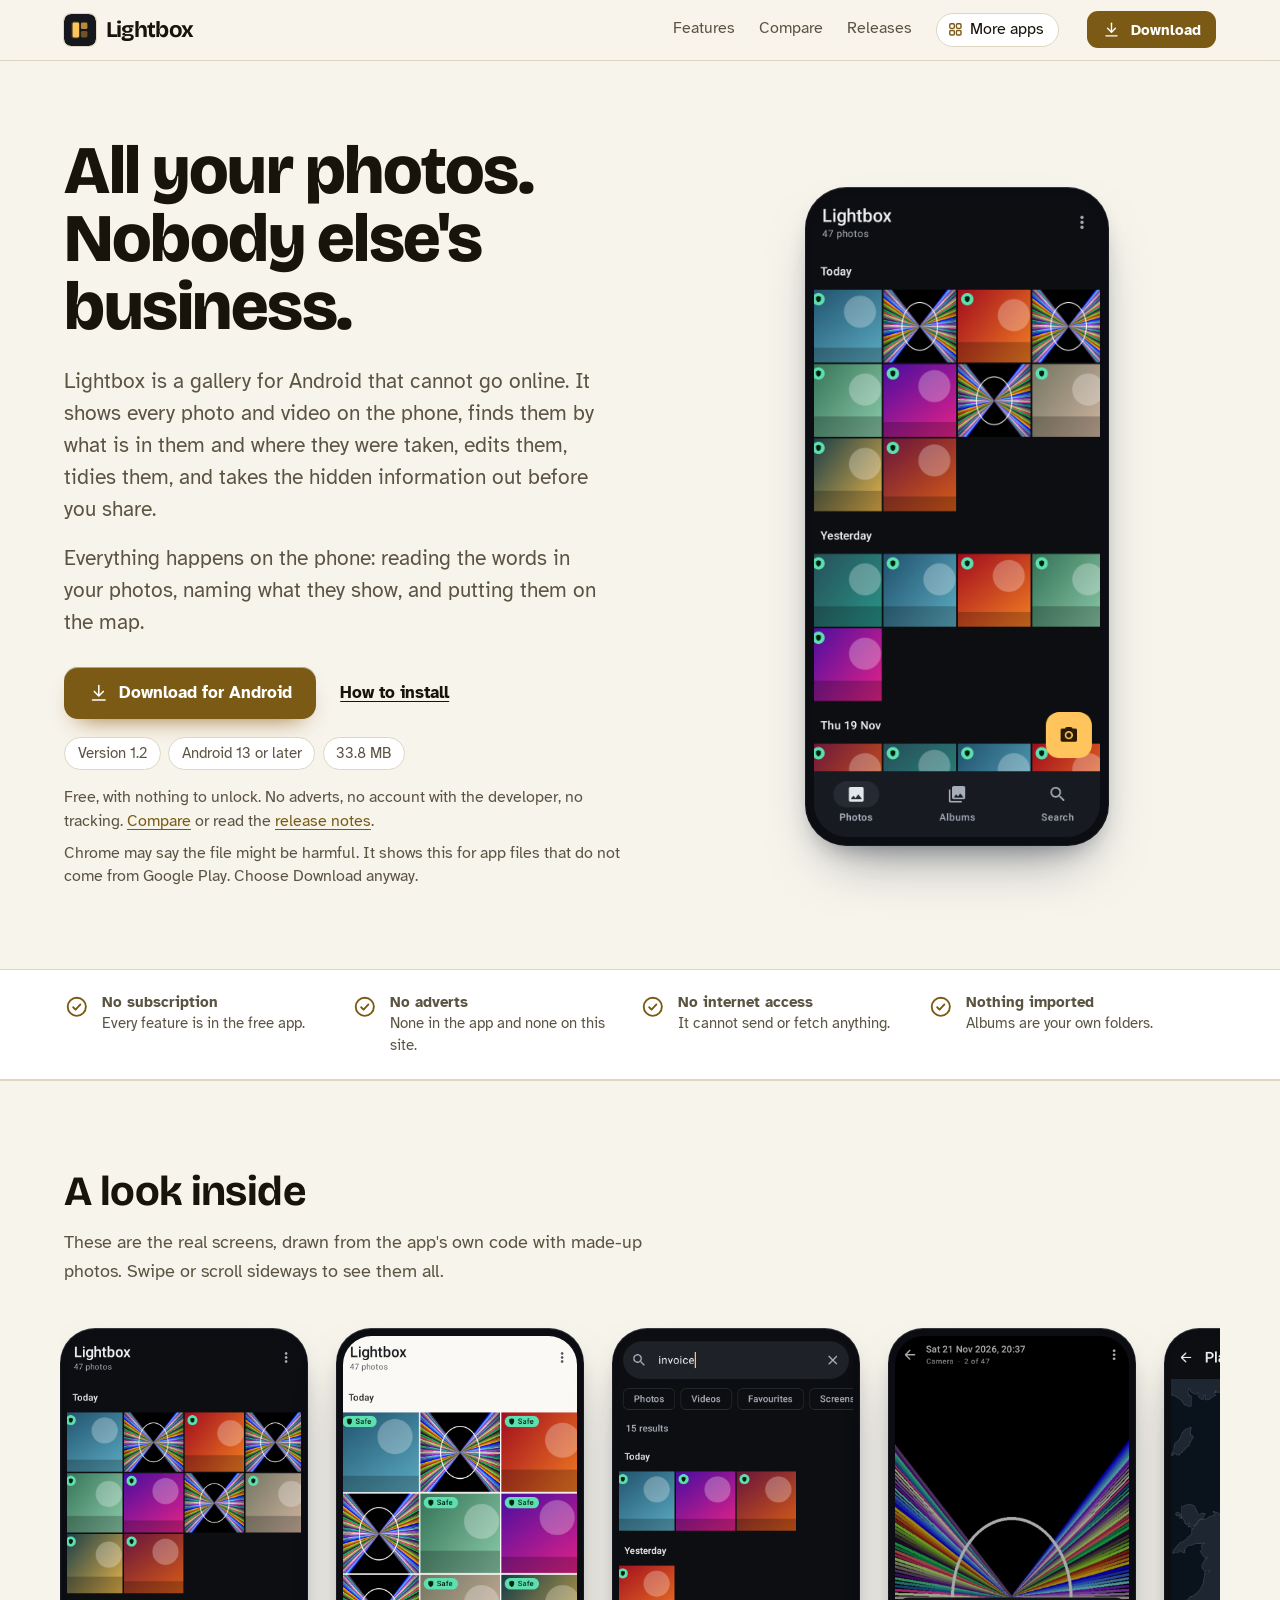
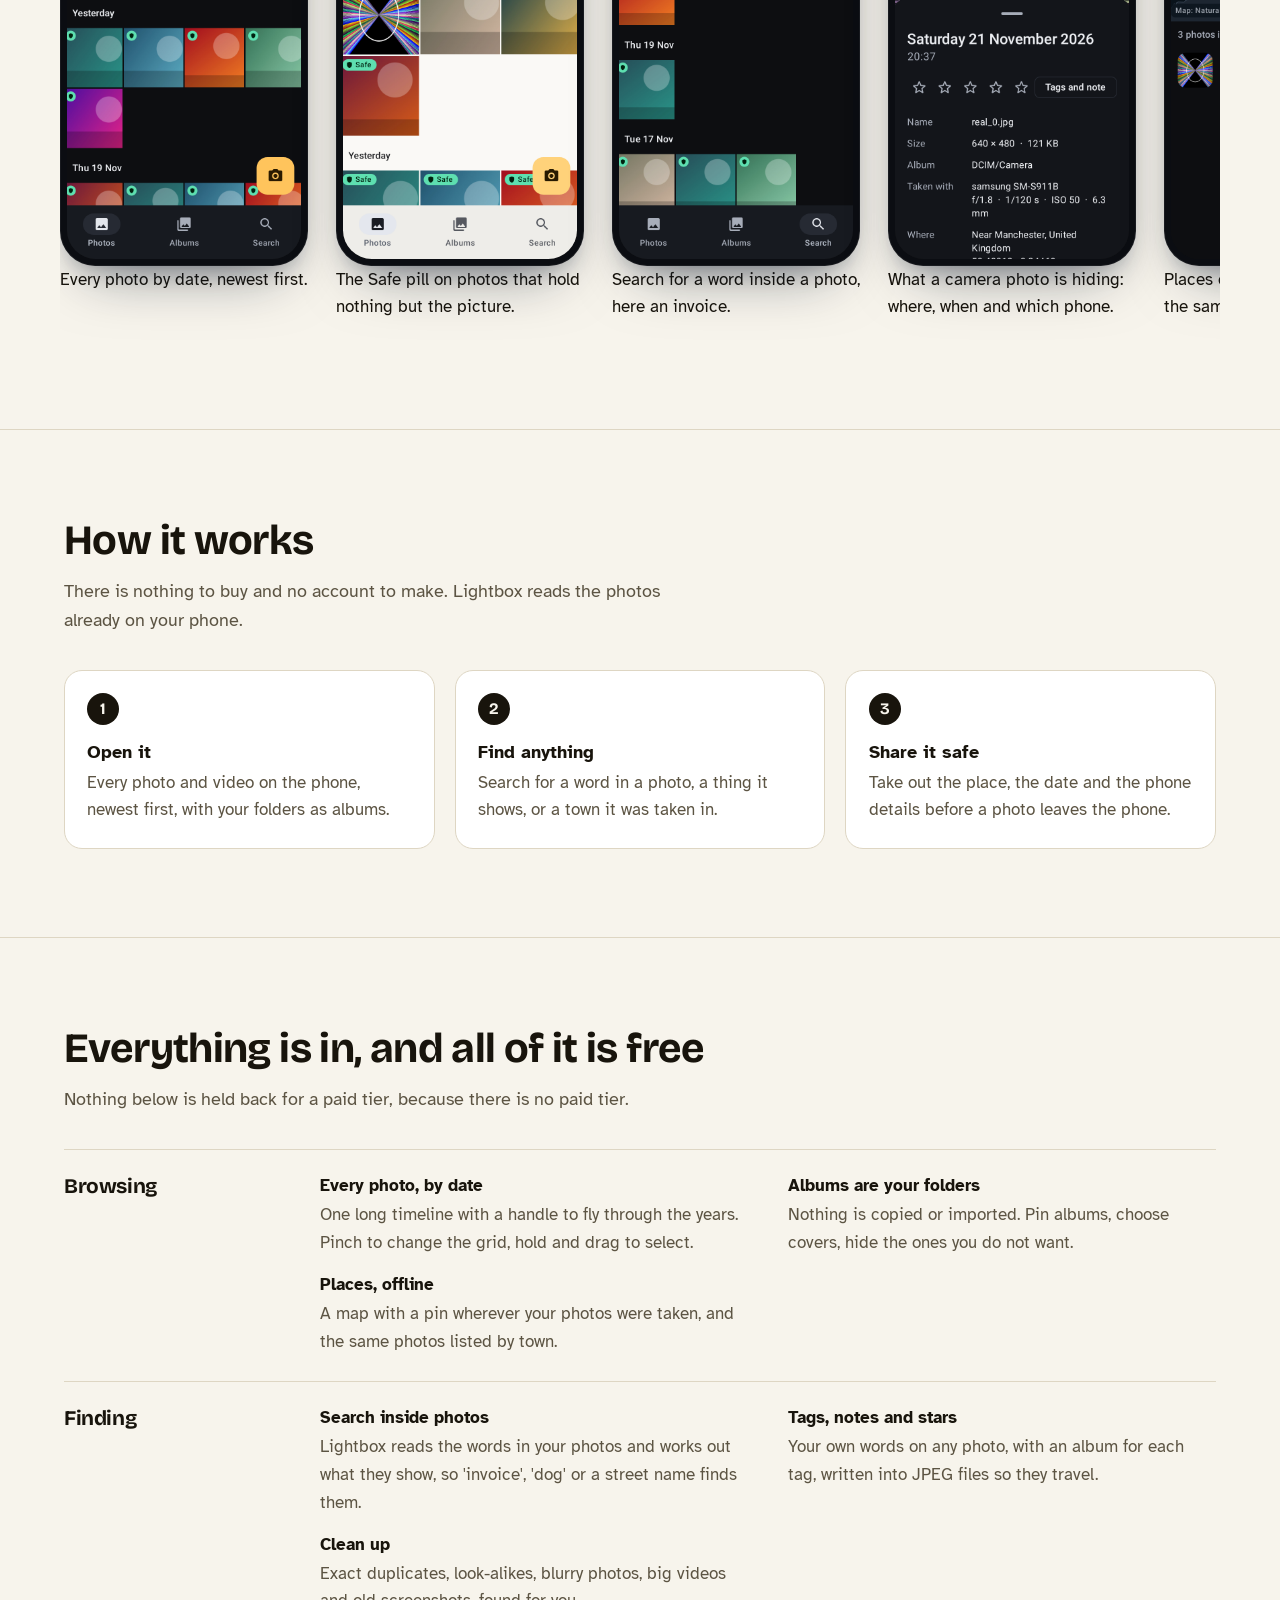
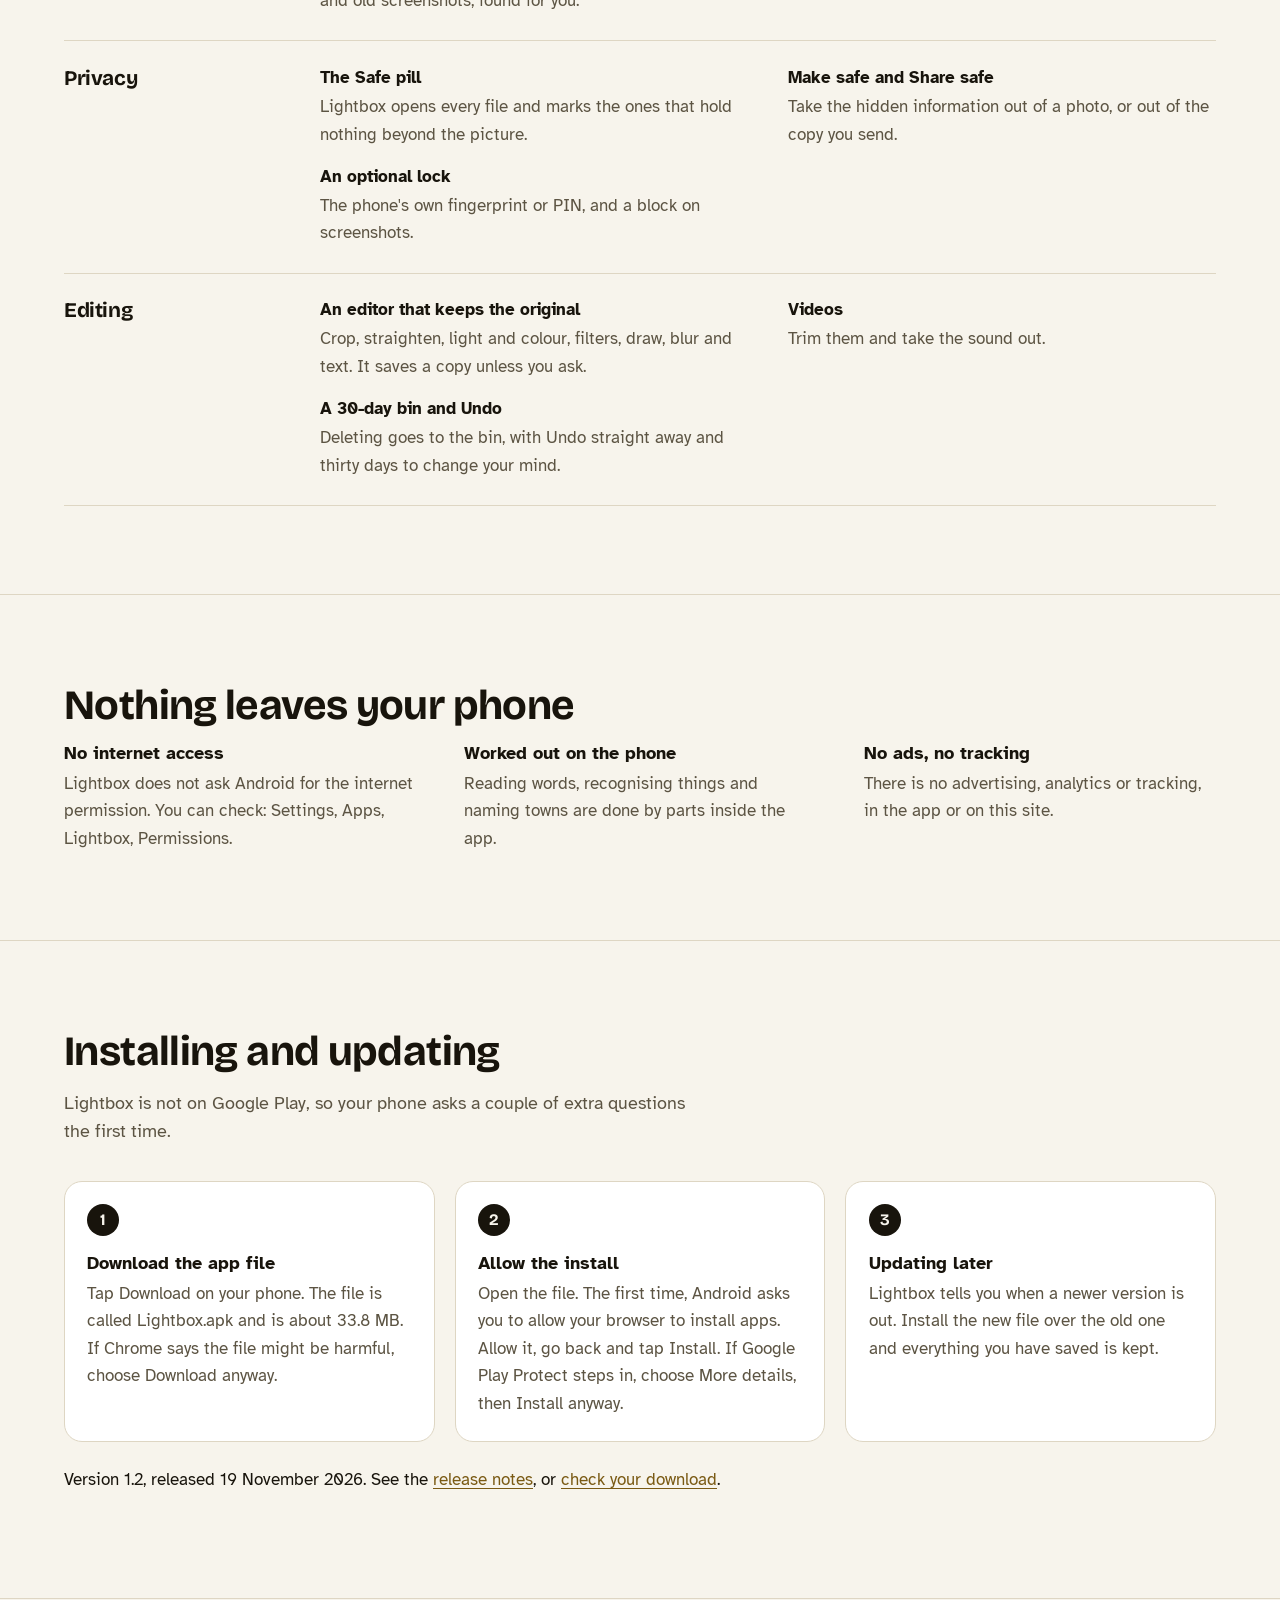
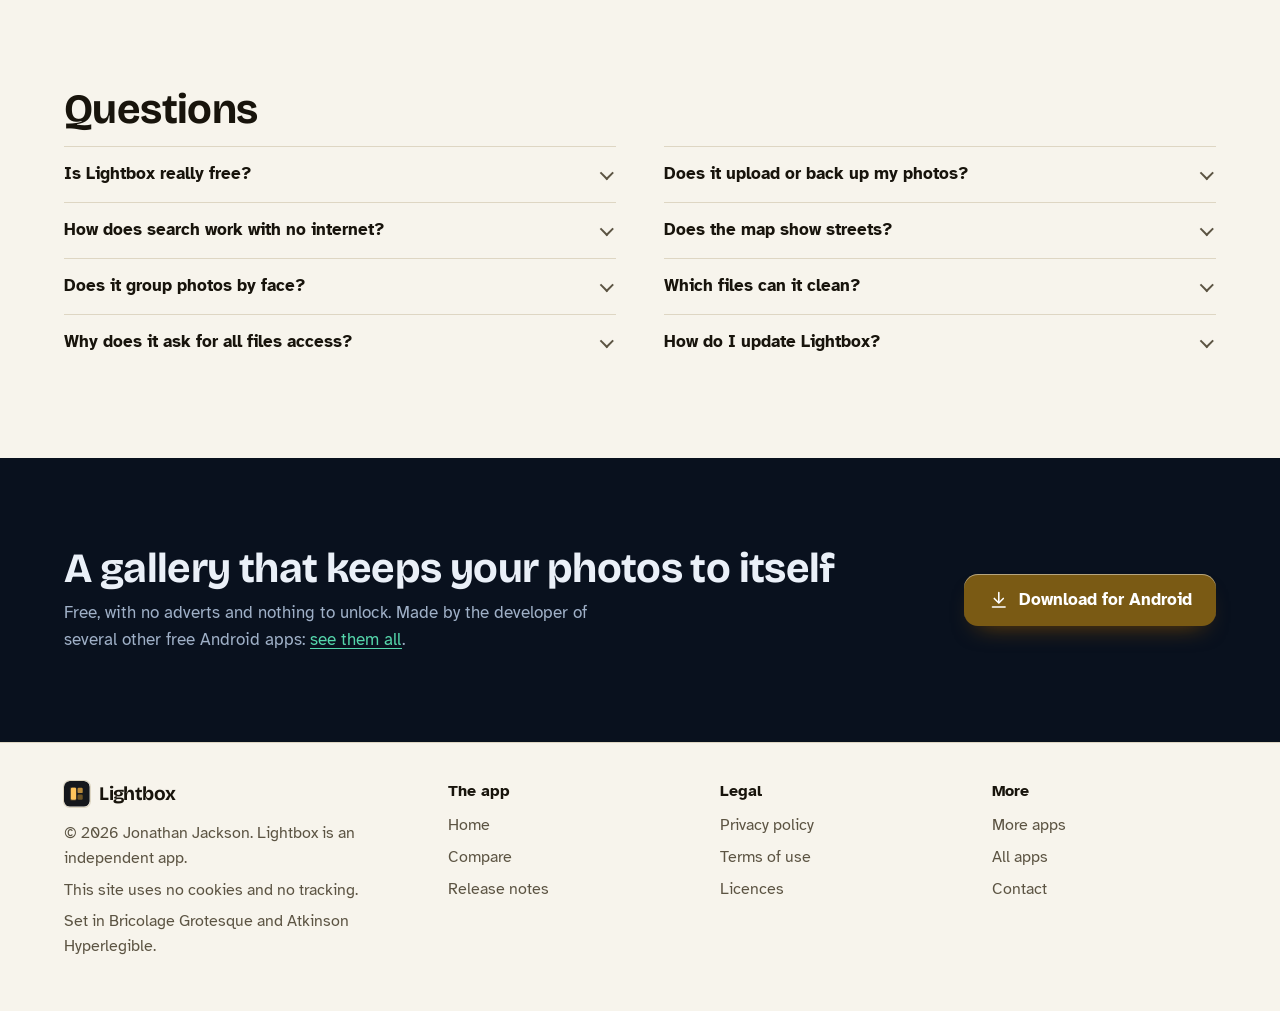
<file: index.html>
<!DOCTYPE html>
<html lang="en-GB">
<head>
<meta charset="utf-8">
<meta name="viewport" content="width=device-width, initial-scale=1">
<title>Lightbox: all your photos, and nobody else&#x27;s business</title>
<meta name="description" content="Lightbox is a free Android gallery that cannot go online. It finds photos by the words and things in them and by where they were taken, edits them, tidies them and takes the hidden details out before you share. No adverts, no account.">
<meta name="author" content="Jonathan Jackson">
<link rel="canonical" href="https://customgpter.github.io/lightbox/">
<meta name="theme-color" content="#f7f4ec" media="(prefers-color-scheme: light)">
<meta name="theme-color" content="#0e0f12" media="(prefers-color-scheme: dark)">
<meta property="og:type" content="website">
<meta property="og:site_name" content="Lightbox">
<meta property="og:title" content="Lightbox: all your photos, and nobody else&#x27;s business">
<meta property="og:description" content="Lightbox is a free Android gallery that cannot go online. It finds photos by the words and things in them and by where they were taken, edits them, tidies them and takes the hidden details out before you share. No adverts, no account.">
<meta property="og:url" content="https://customgpter.github.io/lightbox/">
<meta property="og:image" content="https://customgpter.github.io/lightbox/assets/og.png">
<meta property="og:image:width" content="1200">
<meta property="og:image:height" content="630">
<meta property="og:image:alt" content="Lightbox&#x27;s photo timeline grouped by day">
<meta property="og:locale" content="en_GB">
<meta name="twitter:card" content="summary_large_image">
<link rel="icon" href="./assets/favicon.svg" type="image/svg+xml">
<link rel="apple-touch-icon" href="./assets/apple-touch-icon.png">
<link rel="preload" href="./assets/fonts/bricolage-grotesque-latin.woff2" as="font" type="font/woff2" crossorigin>
<link rel="preload" href="./assets/fonts/atkinson-hyperlegible-latin-400-normal.woff2" as="font" type="font/woff2" crossorigin>
<link rel="stylesheet" href="./assets/site.css?v=1">
<link rel="stylesheet" href="./assets/house.css?v=1">
<link rel="stylesheet" href="./assets/apps-list.css?v=1">
<script src="./assets/apps-list.js?v=1" defer></script>
<script type="application/ld+json">{"@context":"https://schema.org","@type":"SoftwareApplication","name":"Lightbox","url":"https://customgpter.github.io/lightbox/","description":"Lightbox is a free Android gallery that cannot go online. It finds photos by the words and things in them and by where they were taken, edits them, tidies them and takes the hidden details out before you share. No adverts, no account.","applicationCategory":"PhotographyApplication","operatingSystem":"Android 13 or later","softwareVersion":"1.2","downloadUrl":"https://github.com/CustomGPTer/lightbox/releases/latest/download/Lightbox.apk","releaseNotes":"https://customgpter.github.io/lightbox/releases.html","offers":{"@type":"Offer","price":"0","priceCurrency":"GBP"},"inLanguage":"en-GB","image":"https://customgpter.github.io/lightbox/assets/og.png","featureList":["Every photo, by date","Albums are your folders","Places, offline","Search inside photos","Tags, notes and stars","Clean up","The Safe pill","Make safe and Share safe","An optional lock","An editor that keeps the original","Videos","A 30-day bin and Undo"],"author":{"@type":"Person","name":"Jonathan Jackson"}}</script>
<script type="application/ld+json">{"@context":"https://schema.org","@type":"FAQPage","mainEntity":[{"@type":"Question","name":"Is Lightbox really free?","acceptedAnswer":{"@type":"Answer","text":"Yes. There is no paid version, no subscription and no adverts. See the comparison."}},{"@type":"Question","name":"Does it upload or back up my photos?","acceptedAnswer":{"@type":"Answer","text":"No. It cannot go online. Your photos stay ordinary files in their ordinary folders. The backup file holds favourites, tags and settings, not pictures."}},{"@type":"Question","name":"How does search work with no internet?","acceptedAnswer":{"@type":"Answer","text":"Lightbox reads the words in your photos and recognises about four hundred everyday things, all on the phone. It reads Latin-alphabet text, so English and most European languages."}},{"@type":"Question","name":"Does the map show streets?","acceptedAnswer":{"@type":"Answer","text":"No. It shows coasts, borders and towns, which is what fits inside an app. A photo's details have an Open in maps button for the rest."}},{"@type":"Question","name":"Does it group photos by face?","acceptedAnswer":{"@type":"Answer","text":"No."}},{"@type":"Question","name":"Which files can it clean?","acceptedAnswer":{"@type":"Answer","text":"JPEG, HEIC, PNG and WebP photos and the usual videos. RAW and GIF files cannot be cleaned and never get the Safe pill."}},{"@type":"Question","name":"Why does it ask for all files access?","acceptedAnswer":{"@type":"Answer","text":"A gallery that can move, clean and delete photos in any folder needs it. Usage access and notifications are only for the camera button and can wait."}},{"@type":"Question","name":"How do I update Lightbox?","acceptedAnswer":{"@type":"Answer","text":"Lightbox has no internet access, so it cannot tell you about new versions. Look at the release notes now and then, and install a new version over the old one."}}]}</script>
</head>
<body>
<a class="skip" href="#main">Skip to content</a>
<header class="masthead">
<div class="wrap">
<a class="brand" href="./" aria-label="Lightbox home"><svg viewBox="0 0 108 108" aria-hidden="true"><rect width="108" height="108" rx="24" fill="#15171c"/><path fill="#ffc45c" fill-opacity=".2" d="M32 25h14a7 7 0 0 1 7 7v44a7 7 0 0 1-7 7H32a7 7 0 0 1-7-7V32a7 7 0 0 1 7-7z"/><path fill="#ffc45c" d="M34 29h12a5 5 0 0 1 5 5v40a5 5 0 0 1-5 5H34a5 5 0 0 1-5-5V34a5 5 0 0 1 5-5z"/><path fill="#b8893a" d="M62 29h12a5 5 0 0 1 5 5v12a5 5 0 0 1-5 5H62a5 5 0 0 1-5-5V34a5 5 0 0 1 5-5z"/><path fill="#6e5425" d="M62 57h12a5 5 0 0 1 5 5v12a5 5 0 0 1-5 5H62a5 5 0 0 1-5-5V62a5 5 0 0 1 5-5z"/></svg><span>Lightbox</span></a>
<nav aria-label="Main"><ul><li><a href="./#features">Features</a></li><li><a href="./compare.html">Compare</a></li><li><a href="./releases.html">Releases</a></li><li><a class="more-apps" href="./more-apps.html"><svg class="ico" viewBox="0 0 24 24" aria-hidden="true"><rect x="4" y="4" width="6.5" height="6.5" rx="1.6"/><rect x="13.5" y="4" width="6.5" height="6.5" rx="1.6"/><rect x="4" y="13.5" width="6.5" height="6.5" rx="1.6"/><rect x="13.5" y="13.5" width="6.5" height="6.5" rx="1.6"/></svg>More apps</a></li></ul></nav>
<a class="button small" href="https://github.com/CustomGPTer/lightbox/releases/latest/download/Lightbox.apk"><svg class="ico" viewBox="0 0 24 24" aria-hidden="true"><path d="M12 4v11"/><path d="M7 10.5l5 5 5-5"/><path d="M5 20h14"/></svg>Download</a>
</div>
</header>
<main id="main">
<div class="hero">
<div class="wrap hero-grid">
<div class="hero-copy">
<h1>All your photos. Nobody else&#x27;s business.</h1>
<p class="lede">Lightbox is a gallery for Android that cannot go online. It shows every photo and video on the phone, finds them by what is in them and where they were taken, edits them, tidies them, and takes the hidden information out before you share.</p><p class="lede">Everything happens on the phone: reading the words in your photos, naming what they show, and putting them on the map.</p>

<p class="get" id="download"><a class="button" href="https://github.com/CustomGPTer/lightbox/releases/latest/download/Lightbox.apk"><svg class="ico" viewBox="0 0 24 24" aria-hidden="true"><path d="M12 4v11"/><path d="M7 10.5l5 5 5-5"/><path d="M5 20h14"/></svg>Download for Android</a><a class="aside" href="#install">How to install</a></p>
<ul class="pills"><li>Version 1.2</li><li>Android 13 or later</li><li>33.8 MB</li></ul>
<p class="facts">Free, with nothing to unlock. No adverts, no account with the developer, no tracking. <a href="compare.html">Compare</a> or read the <a href="releases.html">release notes</a>.</p>
<p class="facts">Chrome may say the file might be harmful. It shows this for app files that do not come from Google Play. Choose Download anyway.</p>
</div>
<div class="hero-phone"><div class="phone"><img src="./assets/screens/photos.png" alt="Every photo by date, newest first." width="393" height="852" fetchpriority="high"></div></div>
</div>
</div>

<section class="promises" aria-label="In short">
<div class="wrap"><ul><li><svg class="ico" viewBox="0 0 24 24" aria-hidden="true"><circle cx="12" cy="12" r="8.5"/><path d="M8.6 12.4l2.3 2.3 4.5-4.9"/></svg><span><b>No subscription</b><span>Every feature is in the free app.</span></span></li><li><svg class="ico" viewBox="0 0 24 24" aria-hidden="true"><circle cx="12" cy="12" r="8.5"/><path d="M8.6 12.4l2.3 2.3 4.5-4.9"/></svg><span><b>No adverts</b><span>None in the app and none on this site.</span></span></li><li><svg class="ico" viewBox="0 0 24 24" aria-hidden="true"><circle cx="12" cy="12" r="8.5"/><path d="M8.6 12.4l2.3 2.3 4.5-4.9"/></svg><span><b>No internet access</b><span>It cannot send or fetch anything.</span></span></li><li><svg class="ico" viewBox="0 0 24 24" aria-hidden="true"><circle cx="12" cy="12" r="8.5"/><path d="M8.6 12.4l2.3 2.3 4.5-4.9"/></svg><span><b>Nothing imported</b><span>Albums are your own folders.</span></span></li></ul></div>
</section>

<section id="screens" aria-labelledby="screens-h">
<div class="wrap">
<h2 id="screens-h">A look inside</h2>
<p class="intro">These are the real screens, drawn from the app&#x27;s own code with made-up photos. Swipe or scroll sideways to see them all.</p>
<div class="gallery" tabindex="0" role="region" aria-label="Screens from Lightbox"><figure class="shot"><div class="phone"><img src="./assets/screens/photos.png" alt="Every photo by date, newest first." width="393" height="852" loading="eager" decoding="async"></div><figcaption>Every photo by date, newest first.</figcaption></figure><figure class="shot"><div class="phone"><img src="./assets/screens/safe.png" alt="The Safe pill on photos that hold nothing but the picture." width="393" height="852" loading="eager" decoding="async"></div><figcaption>The Safe pill on photos that hold nothing but the picture.</figcaption></figure><figure class="shot"><div class="phone"><img src="./assets/screens/search.png" alt="Search for a word inside a photo, here an invoice." width="393" height="852" loading="eager" decoding="async"></div><figcaption>Search for a word inside a photo, here an invoice.</figcaption></figure><figure class="shot"><div class="phone"><img src="./assets/screens/details.png" alt="What a camera photo is hiding: where, when and which phone." width="393" height="852" loading="eager" decoding="async"></div><figcaption>What a camera photo is hiding: where, when and which phone.</figcaption></figure><figure class="shot"><div class="phone"><img src="./assets/screens/places.png" alt="Places on an offline map, and the same photos by town." width="393" height="852" loading="eager" decoding="async"></div><figcaption>Places on an offline map, and the same photos by town.</figcaption></figure><figure class="shot"><div class="phone"><img src="./assets/screens/cleanup.png" alt="Clean up: duplicates, look-alikes, blurry photos and big videos." width="393" height="852" loading="eager" decoding="async"></div><figcaption>Clean up: duplicates, look-alikes, blurry photos and big videos.</figcaption></figure><figure class="shot"><div class="phone"><img src="./assets/screens/editor.png" alt="An editor that saves a copy and keeps the original." width="393" height="852" loading="eager" decoding="async"></div><figcaption>An editor that saves a copy and keeps the original.</figcaption></figure><figure class="shot"><div class="phone"><img src="./assets/screens/tags.png" alt="Your own tags, notes and stars on any photo." width="393" height="852" loading="eager" decoding="async"></div><figcaption>Your own tags, notes and stars on any photo.</figcaption></figure></div>
</div>
</section>

<section id="how" aria-labelledby="how-h">
<div class="wrap">
<h2 id="how-h">How it works</h2>
<p class="intro">There is nothing to buy and no account to make. Lightbox reads the photos already on your phone.</p>
<ol class="steps"><li><h3>Open it</h3><p>Every photo and video on the phone, newest first, with your folders as albums.</p></li><li><h3>Find anything</h3><p>Search for a word in a photo, a thing it shows, or a town it was taken in.</p></li><li><h3>Share it safe</h3><p>Take out the place, the date and the phone details before a photo leaves the phone.</p></li></ol>
</div>
</section>

<section id="features" aria-labelledby="features-h">
<div class="wrap">
<h2 id="features-h">Everything is in, and all of it is free</h2>
<p class="intro">Nothing below is held back for a paid tier, because there is no paid tier.</p>
<div class="groups"><div class="group"><h3>Browsing</h3><dl><div><dt>Every photo, by date</dt><dd>One long timeline with a handle to fly through the years. Pinch to change the grid, hold and drag to select.</dd></div><div><dt>Albums are your folders</dt><dd>Nothing is copied or imported. Pin albums, choose covers, hide the ones you do not want.</dd></div><div><dt>Places, offline</dt><dd>A map with a pin wherever your photos were taken, and the same photos listed by town.</dd></div></dl></div><div class="group"><h3>Finding</h3><dl><div><dt>Search inside photos</dt><dd>Lightbox reads the words in your photos and works out what they show, so 'invoice', 'dog' or a street name finds them.</dd></div><div><dt>Tags, notes and stars</dt><dd>Your own words on any photo, with an album for each tag, written into JPEG files so they travel.</dd></div><div><dt>Clean up</dt><dd>Exact duplicates, look-alikes, blurry photos, big videos and old screenshots, found for you.</dd></div></dl></div><div class="group"><h3>Privacy</h3><dl><div><dt>The Safe pill</dt><dd>Lightbox opens every file and marks the ones that hold nothing beyond the picture.</dd></div><div><dt>Make safe and Share safe</dt><dd>Take the hidden information out of a photo, or out of the copy you send.</dd></div><div><dt>An optional lock</dt><dd>The phone's own fingerprint or PIN, and a block on screenshots.</dd></div></dl></div><div class="group"><h3>Editing</h3><dl><div><dt>An editor that keeps the original</dt><dd>Crop, straighten, light and colour, filters, draw, blur and text. It saves a copy unless you ask.</dd></div><div><dt>Videos</dt><dd>Trim them and take the sound out.</dd></div><div><dt>A 30-day bin and Undo</dt><dd>Deleting goes to the bin, with Undo straight away and thirty days to change your mind.</dd></div></dl></div></div>
</div>
</section>

<section id="privacy" aria-labelledby="privacy-h">
<div class="wrap">
<h2 id="privacy-h">Nothing leaves your phone</h2>
<ul class="plain"><li><h3>No internet access</h3><p>Lightbox does not ask Android for the internet permission. You can check: Settings, Apps, Lightbox, Permissions.</p></li><li><h3>Worked out on the phone</h3><p>Reading words, recognising things and naming towns are done by parts inside the app.</p></li><li><h3>No ads, no tracking</h3><p>There is no advertising, analytics or tracking, in the app or on this site.</p></li></ul>
</div>
</section>

<section id="install" aria-labelledby="install-h">
<div class="wrap">
<h2 id="install-h">Installing and updating</h2>
<p class="intro">Lightbox is not on Google Play, so your phone asks a couple of extra questions the first time.</p>
<ol class="steps"><li><h3>Download the app file</h3><p>Tap Download on your phone. The file is called Lightbox.apk and is about 33.8 MB. If Chrome says the file might be harmful, choose Download anyway.</p></li><li><h3>Allow the install</h3><p>Open the file. The first time, Android asks you to allow your browser to install apps. Allow it, go back and tap Install. If Google Play Protect steps in, choose More details, then Install anyway.</p></li><li><h3>Updating later</h3><p>Lightbox tells you when a newer version is out. Install the new file over the old one and everything you have saved is kept.</p></li></ol>
<p class="after-table">Version 1.2, released 19 November 2026. See the <a href="releases.html">release notes</a>, or <a href="releases.html#checking">check your download</a>.</p>
</div>
</section>

<section id="questions" aria-labelledby="questions-h">
<div class="wrap">
<h2 id="questions-h">Questions</h2>
<div class="faq"><details><summary>Is Lightbox really free?</summary><p>Yes. There is no paid version, no subscription and no adverts. <a href="compare.html">See the comparison</a>.</p></details><details><summary>Does it upload or back up my photos?</summary><p>No. It cannot go online. Your photos stay ordinary files in their ordinary folders. The backup file holds favourites, tags and settings, not pictures.</p></details><details><summary>How does search work with no internet?</summary><p>Lightbox reads the words in your photos and recognises about four hundred everyday things, all on the phone. It reads Latin-alphabet text, so English and most European languages.</p></details><details><summary>Does the map show streets?</summary><p>No. It shows coasts, borders and towns, which is what fits inside an app. A photo's details have an Open in maps button for the rest.</p></details><details><summary>Does it group photos by face?</summary><p>No.</p></details><details><summary>Which files can it clean?</summary><p>JPEG, HEIC, PNG and WebP photos and the usual videos. RAW and GIF files cannot be cleaned and never get the Safe pill.</p></details><details><summary>Why does it ask for all files access?</summary><p>A gallery that can move, clean and delete photos in any folder needs it. Usage access and notifications are only for the camera button and can wait.</p></details><details><summary>How do I update Lightbox?</summary><p>Lightbox has no internet access, so it cannot tell you about new versions. Look at the release notes now and then, and install a new version over the old one.</p></details></div>
</div>
</section>

<section class="closing" aria-labelledby="closing-h">
<div class="wrap">
<div><h2 id="closing-h">A gallery that keeps your photos to itself</h2><p>Free, with no adverts and nothing to unlock. Made by the developer of several other free Android apps: <a href="more-apps.html">see them all</a>.</p></div>
<a class="button" href="https://github.com/CustomGPTer/lightbox/releases/latest/download/Lightbox.apk"><svg class="ico" viewBox="0 0 24 24" aria-hidden="true"><path d="M12 4v11"/><path d="M7 10.5l5 5 5-5"/><path d="M5 20h14"/></svg>Download for Android</a>
</div>
</section>
</main>
<footer class="colophon">
<div class="wrap">
<div>
<a class="brand" href="./" aria-label="Lightbox home"><svg viewBox="0 0 108 108" aria-hidden="true"><rect width="108" height="108" rx="24" fill="#15171c"/><path fill="#ffc45c" fill-opacity=".2" d="M32 25h14a7 7 0 0 1 7 7v44a7 7 0 0 1-7 7H32a7 7 0 0 1-7-7V32a7 7 0 0 1 7-7z"/><path fill="#ffc45c" d="M34 29h12a5 5 0 0 1 5 5v40a5 5 0 0 1-5 5H34a5 5 0 0 1-5-5V34a5 5 0 0 1 5-5z"/><path fill="#b8893a" d="M62 29h12a5 5 0 0 1 5 5v12a5 5 0 0 1-5 5H62a5 5 0 0 1-5-5V34a5 5 0 0 1 5-5z"/><path fill="#6e5425" d="M62 57h12a5 5 0 0 1 5 5v12a5 5 0 0 1-5 5H62a5 5 0 0 1-5-5V62a5 5 0 0 1 5-5z"/></svg><span>Lightbox</span></a>
<p>&copy; 2026 Jonathan Jackson. Lightbox is an independent app.</p>
<p>This site uses no cookies and no tracking.</p>
<p>Set in Bricolage Grotesque and Atkinson Hyperlegible.</p>
</div>
<nav aria-label="The app"><h2>The app</h2><ul>
<li><a href="./">Home</a></li>
<li><a href="./compare.html">Compare</a></li>
<li><a href="./releases.html">Release notes</a></li>

</ul></nav>
<nav aria-label="Legal"><h2>Legal</h2><ul>
<li><a href="./privacy.html">Privacy policy</a></li>
<li><a href="./terms.html">Terms of use</a></li>
<li><a href="./licences.html">Licences</a></li>
</ul></nav>
<nav aria-label="More"><h2>More</h2><ul>
<li><a href="./more-apps.html">More apps</a></li>
<li><a href="https://customgpter.github.io/">All apps</a></li>
<li><a href="https://github.com/CustomGPTer/lightbox/issues">Contact</a></li>
</ul></nav>
</div>
</footer>
</body>
</html>
</file>
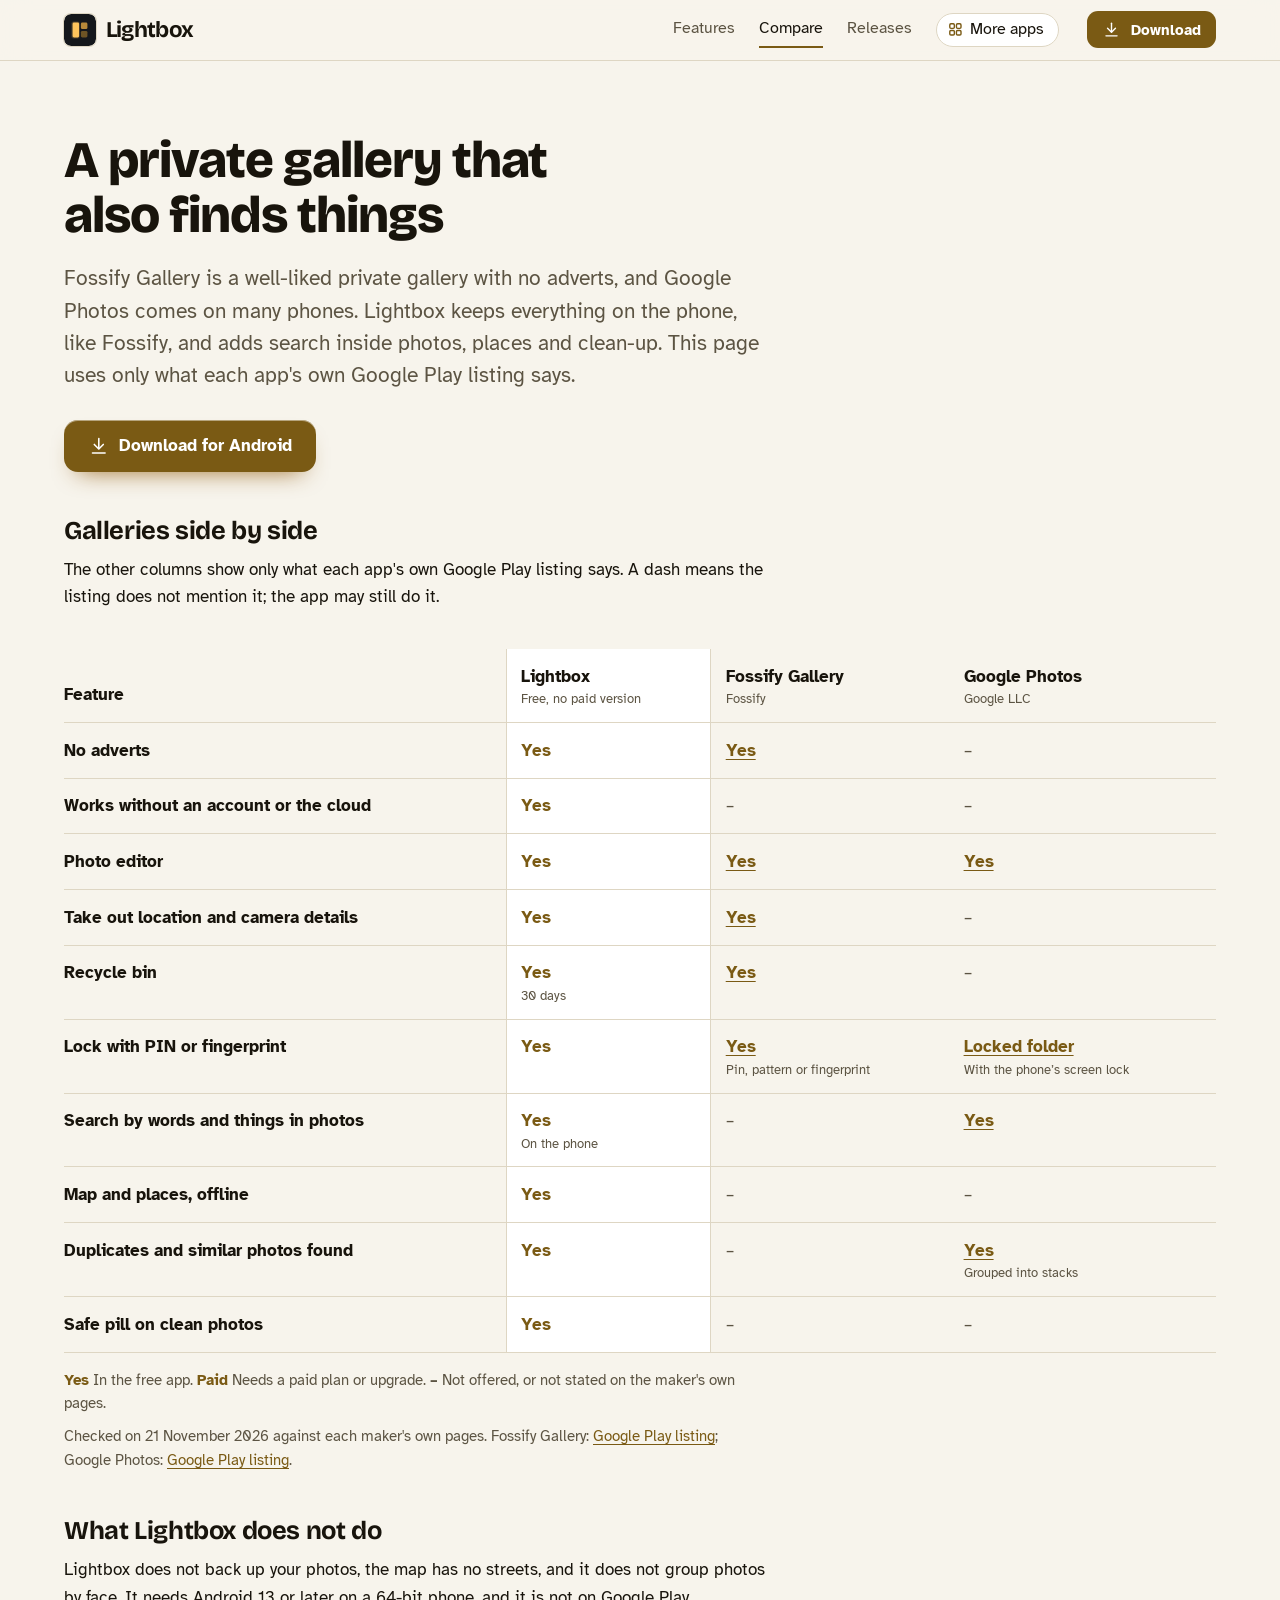
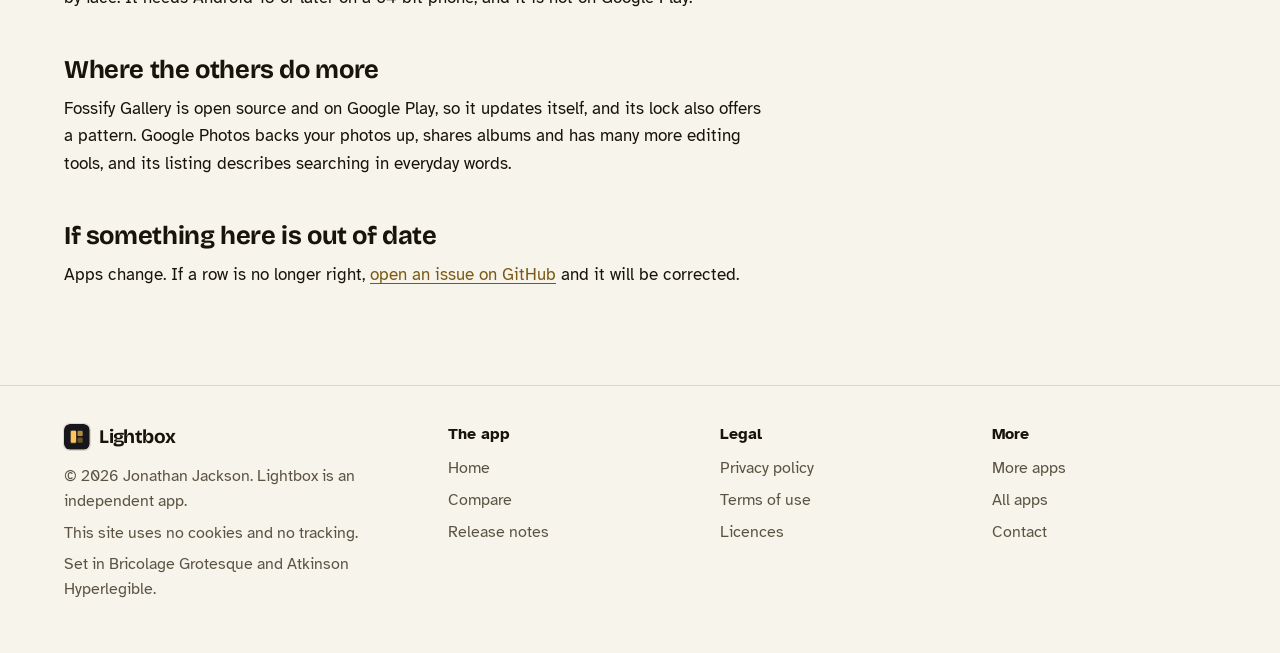
<file: compare.html>
<!DOCTYPE html>
<html lang="en-GB">
<head>
<meta charset="utf-8">
<meta name="viewport" content="width=device-width, initial-scale=1">
<title>Lightbox compared with other galleries</title>
<meta name="description" content="How Lightbox compares with Fossify Gallery and Google Photos, row by row, with each claim linked to the app&#x27;s own Google Play listing.">
<meta name="author" content="Jonathan Jackson">
<link rel="canonical" href="https://customgpter.github.io/lightbox/compare.html">
<meta name="theme-color" content="#f7f4ec" media="(prefers-color-scheme: light)">
<meta name="theme-color" content="#0e0f12" media="(prefers-color-scheme: dark)">
<meta property="og:type" content="website">
<meta property="og:site_name" content="Lightbox">
<meta property="og:title" content="Lightbox compared with other galleries">
<meta property="og:description" content="How Lightbox compares with Fossify Gallery and Google Photos, row by row, with each claim linked to the app&#x27;s own Google Play listing.">
<meta property="og:url" content="https://customgpter.github.io/lightbox/compare.html">
<meta property="og:image" content="https://customgpter.github.io/lightbox/assets/og.png">
<meta property="og:image:width" content="1200">
<meta property="og:image:height" content="630">
<meta property="og:image:alt" content="Lightbox&#x27;s photo timeline grouped by day">
<meta property="og:locale" content="en_GB">
<meta name="twitter:card" content="summary_large_image">
<link rel="icon" href="./assets/favicon.svg" type="image/svg+xml">
<link rel="apple-touch-icon" href="./assets/apple-touch-icon.png">
<link rel="preload" href="./assets/fonts/bricolage-grotesque-latin.woff2" as="font" type="font/woff2" crossorigin>
<link rel="preload" href="./assets/fonts/atkinson-hyperlegible-latin-400-normal.woff2" as="font" type="font/woff2" crossorigin>
<link rel="stylesheet" href="./assets/site.css?v=1">
<link rel="stylesheet" href="./assets/house.css?v=1">
<link rel="stylesheet" href="./assets/apps-list.css?v=1">
<script src="./assets/apps-list.js?v=1" defer></script>
</head>
<body>
<a class="skip" href="#main">Skip to content</a>
<header class="masthead">
<div class="wrap">
<a class="brand" href="./" aria-label="Lightbox home"><svg viewBox="0 0 108 108" aria-hidden="true"><rect width="108" height="108" rx="24" fill="#15171c"/><path fill="#ffc45c" fill-opacity=".2" d="M32 25h14a7 7 0 0 1 7 7v44a7 7 0 0 1-7 7H32a7 7 0 0 1-7-7V32a7 7 0 0 1 7-7z"/><path fill="#ffc45c" d="M34 29h12a5 5 0 0 1 5 5v40a5 5 0 0 1-5 5H34a5 5 0 0 1-5-5V34a5 5 0 0 1 5-5z"/><path fill="#b8893a" d="M62 29h12a5 5 0 0 1 5 5v12a5 5 0 0 1-5 5H62a5 5 0 0 1-5-5V34a5 5 0 0 1 5-5z"/><path fill="#6e5425" d="M62 57h12a5 5 0 0 1 5 5v12a5 5 0 0 1-5 5H62a5 5 0 0 1-5-5V62a5 5 0 0 1 5-5z"/></svg><span>Lightbox</span></a>
<nav aria-label="Main"><ul><li><a href="./#features">Features</a></li><li><a href="./compare.html" aria-current="page">Compare</a></li><li><a href="./releases.html">Releases</a></li><li><a class="more-apps" href="./more-apps.html"><svg class="ico" viewBox="0 0 24 24" aria-hidden="true"><rect x="4" y="4" width="6.5" height="6.5" rx="1.6"/><rect x="13.5" y="4" width="6.5" height="6.5" rx="1.6"/><rect x="4" y="13.5" width="6.5" height="6.5" rx="1.6"/><rect x="13.5" y="13.5" width="6.5" height="6.5" rx="1.6"/></svg>More apps</a></li></ul></nav>
<a class="button small" href="https://github.com/CustomGPTer/lightbox/releases/latest/download/Lightbox.apk"><svg class="ico" viewBox="0 0 24 24" aria-hidden="true"><path d="M12 4v11"/><path d="M7 10.5l5 5 5-5"/><path d="M5 20h14"/></svg>Download</a>
</div>
</header>
<main id="main" class="doc">
<div class="wrap">
<div class="measure">
<h1>A private gallery that also finds things</h1>
<p class="lede">Fossify Gallery is a well-liked private gallery with no adverts, and Google Photos comes on many phones. Lightbox keeps everything on the phone, like Fossify, and adds search inside photos, places and clean-up. This page uses only what each app's own Google Play listing says.</p>
<p class="get"><a class="button" href="https://github.com/CustomGPTer/lightbox/releases/latest/download/Lightbox.apk"><svg class="ico" viewBox="0 0 24 24" aria-hidden="true"><path d="M12 4v11"/><path d="M7 10.5l5 5 5-5"/><path d="M5 20h14"/></svg>Download for Android</a></p>
<h2 id="table">Galleries side by side</h2>
<p>The other columns show only what each app's own Google Play listing says. A dash means the listing does not mention it; the app may still do it.</p>
</div>
<div class="scroll">
<table class="cmp">
<thead><tr><th scope="col">Feature</th><th scope="col" class="ours">Lightbox<small>Free, no paid version</small></th><th scope="col">Fossify Gallery<small>Fossify</small></th><th scope="col">Google Photos<small>Google LLC</small></th></tr></thead>
<tbody>
<tr><th scope="row">No adverts</th><td class="yes ours"><span class="app">Lightbox</span><span class="v">Yes</span></td><td class="yes"><span class="app">Fossify Gallery</span><span class="v"><a href="https://play.google.com/store/apps/details?id=org.fossify.gallery">Yes</a></span></td><td class="na"><span class="app">Google Photos</span><span class="v">&ndash;</span></td></tr>
<tr><th scope="row">Works without an account or the cloud</th><td class="yes ours"><span class="app">Lightbox</span><span class="v">Yes</span></td><td class="na"><span class="app">Fossify Gallery</span><span class="v">&ndash;</span></td><td class="na"><span class="app">Google Photos</span><span class="v">&ndash;</span></td></tr>
<tr><th scope="row">Photo editor</th><td class="yes ours"><span class="app">Lightbox</span><span class="v">Yes</span></td><td class="yes"><span class="app">Fossify Gallery</span><span class="v"><a href="https://play.google.com/store/apps/details?id=org.fossify.gallery">Yes</a></span></td><td class="yes"><span class="app">Google Photos</span><span class="v"><a href="https://play.google.com/store/apps/details?id=com.google.android.apps.photos&hl=en">Yes</a></span></td></tr>
<tr><th scope="row">Take out location and camera details</th><td class="yes ours"><span class="app">Lightbox</span><span class="v">Yes</span></td><td class="yes"><span class="app">Fossify Gallery</span><span class="v"><a href="https://play.google.com/store/apps/details?id=org.fossify.gallery">Yes</a></span></td><td class="na"><span class="app">Google Photos</span><span class="v">&ndash;</span></td></tr>
<tr><th scope="row">Recycle bin</th><td class="yes ours"><span class="app">Lightbox</span><span class="v">Yes<small>30 days</small></span></td><td class="yes"><span class="app">Fossify Gallery</span><span class="v"><a href="https://play.google.com/store/apps/details?id=org.fossify.gallery">Yes</a></span></td><td class="na"><span class="app">Google Photos</span><span class="v">&ndash;</span></td></tr>
<tr><th scope="row">Lock with PIN or fingerprint</th><td class="yes ours"><span class="app">Lightbox</span><span class="v">Yes</span></td><td class="yes"><span class="app">Fossify Gallery</span><span class="v"><a href="https://play.google.com/store/apps/details?id=org.fossify.gallery">Yes</a><small>Pin, pattern or fingerprint</small></span></td><td class="yes"><span class="app">Google Photos</span><span class="v"><a href="https://play.google.com/store/apps/details?id=com.google.android.apps.photos&hl=en">Locked folder</a><small>With the phone&rsquo;s screen lock</small></span></td></tr>
<tr><th scope="row">Search by words and things in photos</th><td class="yes ours"><span class="app">Lightbox</span><span class="v">Yes<small>On the phone</small></span></td><td class="na"><span class="app">Fossify Gallery</span><span class="v">&ndash;</span></td><td class="yes"><span class="app">Google Photos</span><span class="v"><a href="https://play.google.com/store/apps/details?id=com.google.android.apps.photos&hl=en">Yes</a></span></td></tr>
<tr><th scope="row">Map and places, offline</th><td class="yes ours"><span class="app">Lightbox</span><span class="v">Yes</span></td><td class="na"><span class="app">Fossify Gallery</span><span class="v">&ndash;</span></td><td class="na"><span class="app">Google Photos</span><span class="v">&ndash;</span></td></tr>
<tr><th scope="row">Duplicates and similar photos found</th><td class="yes ours"><span class="app">Lightbox</span><span class="v">Yes</span></td><td class="na"><span class="app">Fossify Gallery</span><span class="v">&ndash;</span></td><td class="yes"><span class="app">Google Photos</span><span class="v"><a href="https://play.google.com/store/apps/details?id=com.google.android.apps.photos&hl=en">Yes</a><small>Grouped into stacks</small></span></td></tr>
<tr><th scope="row">Safe pill on clean photos</th><td class="yes ours"><span class="app">Lightbox</span><span class="v">Yes</span></td><td class="na"><span class="app">Fossify Gallery</span><span class="v">&ndash;</span></td><td class="na"><span class="app">Google Photos</span><span class="v">&ndash;</span></td></tr>
</tbody>
</table>
</div>
<div class="measure">
<p class="key"><strong class="yes">Yes</strong> In the free app. <strong class="pay">Paid</strong> Needs a paid plan or upgrade. <strong>&ndash;</strong> Not offered, or not stated on the maker's own pages.</p>
<p class="key">Checked on 21 November 2026 against each maker's own pages. Fossify Gallery: <a href="https://play.google.com/store/apps/details?id=org.fossify.gallery">Google Play listing</a>; Google Photos: <a href="https://play.google.com/store/apps/details?id=com.google.android.apps.photos&hl=en">Google Play listing</a>.</p>
<h2>What Lightbox does not do</h2><p>Lightbox does not back up your photos, the map has no streets, and it does not group photos by face. It needs Android 13 or later on a 64-bit phone, and it is not on Google Play.</p><h2>Where the others do more</h2><p>Fossify Gallery is open source and on Google Play, so it updates itself, and its lock also offers a pattern. Google Photos backs your photos up, shares albums and has many more editing tools, and its listing describes searching in everyday words.</p>
<h2 id="wrong">If something here is out of date</h2>
<p>Apps change. If a row is no longer right, <a href="https://github.com/CustomGPTer/lightbox/issues">open an issue on GitHub</a> and it will be corrected.</p>
</div>
</div>
</main>
<footer class="colophon">
<div class="wrap">
<div>
<a class="brand" href="./" aria-label="Lightbox home"><svg viewBox="0 0 108 108" aria-hidden="true"><rect width="108" height="108" rx="24" fill="#15171c"/><path fill="#ffc45c" fill-opacity=".2" d="M32 25h14a7 7 0 0 1 7 7v44a7 7 0 0 1-7 7H32a7 7 0 0 1-7-7V32a7 7 0 0 1 7-7z"/><path fill="#ffc45c" d="M34 29h12a5 5 0 0 1 5 5v40a5 5 0 0 1-5 5H34a5 5 0 0 1-5-5V34a5 5 0 0 1 5-5z"/><path fill="#b8893a" d="M62 29h12a5 5 0 0 1 5 5v12a5 5 0 0 1-5 5H62a5 5 0 0 1-5-5V34a5 5 0 0 1 5-5z"/><path fill="#6e5425" d="M62 57h12a5 5 0 0 1 5 5v12a5 5 0 0 1-5 5H62a5 5 0 0 1-5-5V62a5 5 0 0 1 5-5z"/></svg><span>Lightbox</span></a>
<p>&copy; 2026 Jonathan Jackson. Lightbox is an independent app.</p>
<p>This site uses no cookies and no tracking.</p>
<p>Set in Bricolage Grotesque and Atkinson Hyperlegible.</p>
</div>
<nav aria-label="The app"><h2>The app</h2><ul>
<li><a href="./">Home</a></li>
<li><a href="./compare.html">Compare</a></li>
<li><a href="./releases.html">Release notes</a></li>

</ul></nav>
<nav aria-label="Legal"><h2>Legal</h2><ul>
<li><a href="./privacy.html">Privacy policy</a></li>
<li><a href="./terms.html">Terms of use</a></li>
<li><a href="./licences.html">Licences</a></li>
</ul></nav>
<nav aria-label="More"><h2>More</h2><ul>
<li><a href="./more-apps.html">More apps</a></li>
<li><a href="https://customgpter.github.io/">All apps</a></li>
<li><a href="https://github.com/CustomGPTer/lightbox/issues">Contact</a></li>
</ul></nav>
</div>
</footer>
</body>
</html>
</file>
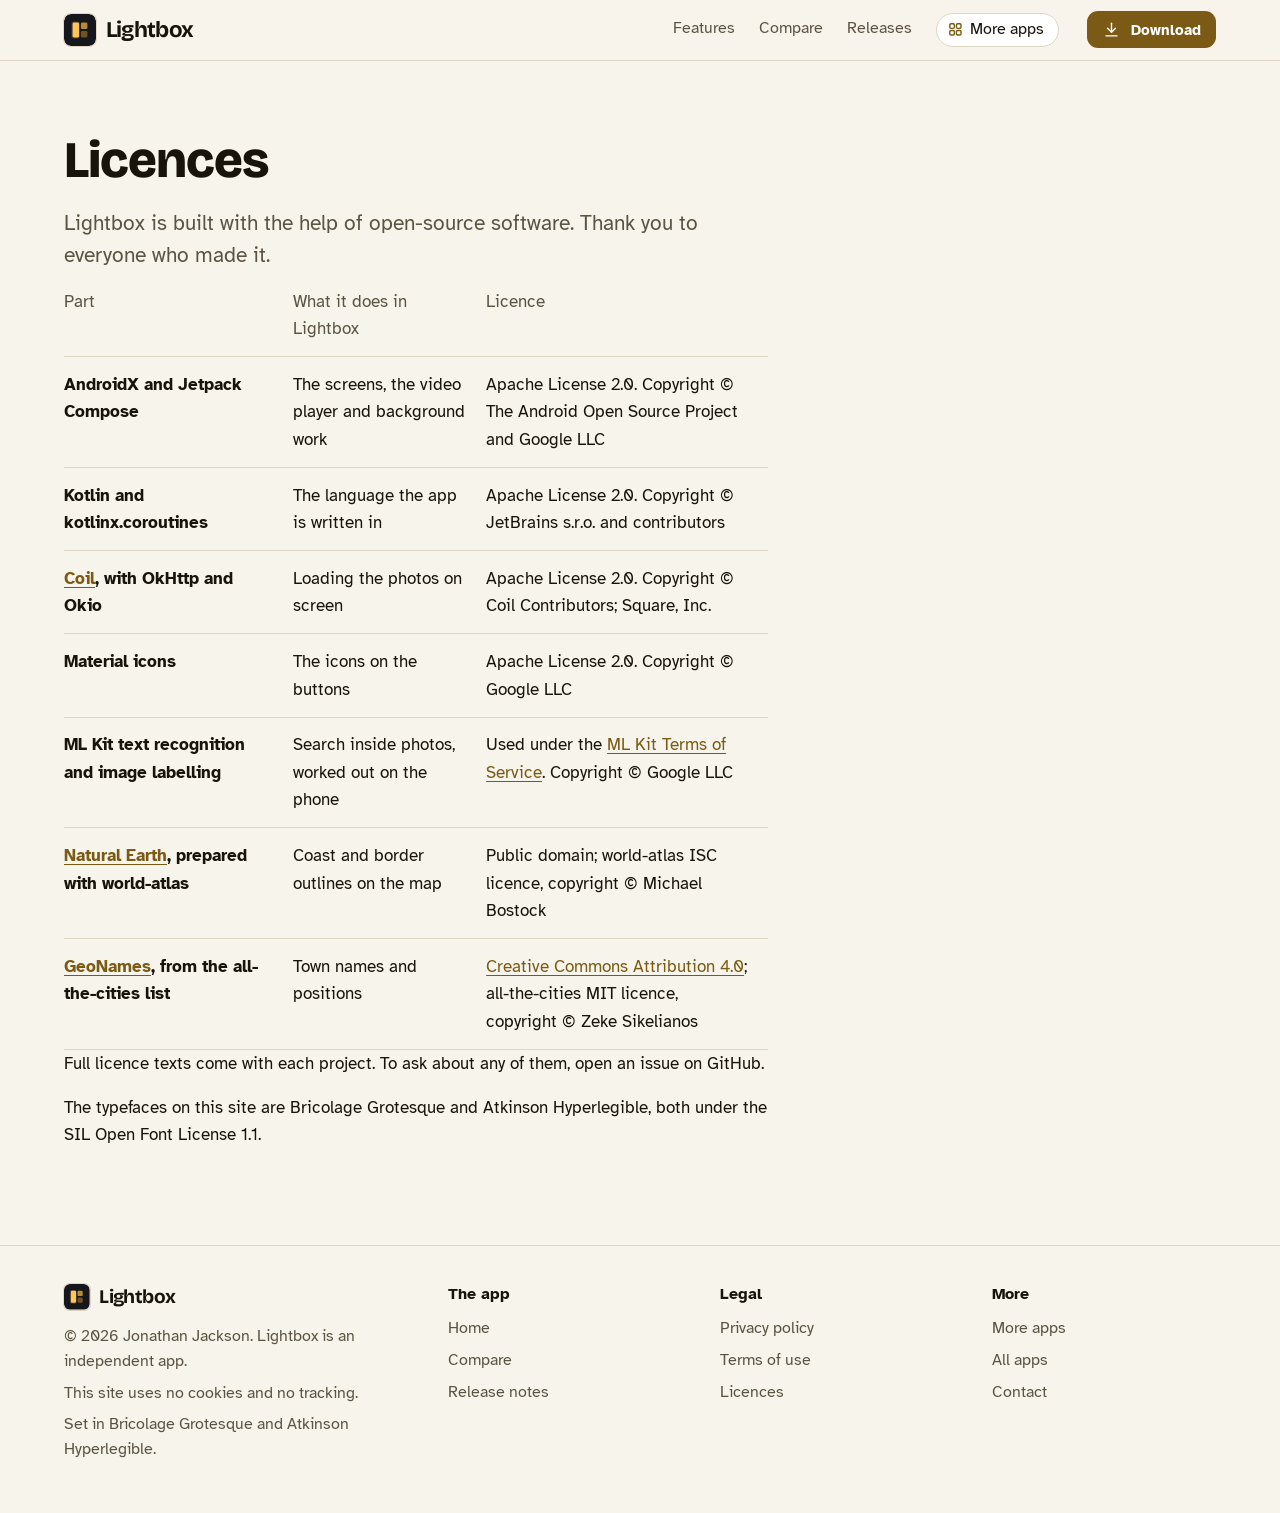
<file: licences.html>
<!DOCTYPE html>
<html lang="en-GB">
<head>
<meta charset="utf-8">
<meta name="viewport" content="width=device-width, initial-scale=1">
<title>Lightbox licences</title>
<meta name="description" content="The open-source parts inside Lightbox and their licences.">
<meta name="author" content="Jonathan Jackson">
<link rel="canonical" href="https://customgpter.github.io/lightbox/licences.html">
<meta name="theme-color" content="#f7f4ec" media="(prefers-color-scheme: light)">
<meta name="theme-color" content="#0e0f12" media="(prefers-color-scheme: dark)">
<meta property="og:type" content="website">
<meta property="og:site_name" content="Lightbox">
<meta property="og:title" content="Lightbox licences">
<meta property="og:description" content="The open-source parts inside Lightbox and their licences.">
<meta property="og:url" content="https://customgpter.github.io/lightbox/licences.html">
<meta property="og:image" content="https://customgpter.github.io/lightbox/assets/og.png">
<meta property="og:image:width" content="1200">
<meta property="og:image:height" content="630">
<meta property="og:image:alt" content="Lightbox&#x27;s photo timeline grouped by day">
<meta property="og:locale" content="en_GB">
<meta name="twitter:card" content="summary_large_image">
<link rel="icon" href="./assets/favicon.svg" type="image/svg+xml">
<link rel="apple-touch-icon" href="./assets/apple-touch-icon.png">
<link rel="preload" href="./assets/fonts/bricolage-grotesque-latin.woff2" as="font" type="font/woff2" crossorigin>
<link rel="preload" href="./assets/fonts/atkinson-hyperlegible-latin-400-normal.woff2" as="font" type="font/woff2" crossorigin>
<link rel="stylesheet" href="./assets/site.css?v=1">
<link rel="stylesheet" href="./assets/house.css?v=1">
<link rel="stylesheet" href="./assets/apps-list.css?v=1">
<script src="./assets/apps-list.js?v=1" defer></script>
</head>
<body>
<a class="skip" href="#main">Skip to content</a>
<header class="masthead">
<div class="wrap">
<a class="brand" href="./" aria-label="Lightbox home"><svg viewBox="0 0 108 108" aria-hidden="true"><rect width="108" height="108" rx="24" fill="#15171c"/><path fill="#ffc45c" fill-opacity=".2" d="M32 25h14a7 7 0 0 1 7 7v44a7 7 0 0 1-7 7H32a7 7 0 0 1-7-7V32a7 7 0 0 1 7-7z"/><path fill="#ffc45c" d="M34 29h12a5 5 0 0 1 5 5v40a5 5 0 0 1-5 5H34a5 5 0 0 1-5-5V34a5 5 0 0 1 5-5z"/><path fill="#b8893a" d="M62 29h12a5 5 0 0 1 5 5v12a5 5 0 0 1-5 5H62a5 5 0 0 1-5-5V34a5 5 0 0 1 5-5z"/><path fill="#6e5425" d="M62 57h12a5 5 0 0 1 5 5v12a5 5 0 0 1-5 5H62a5 5 0 0 1-5-5V62a5 5 0 0 1 5-5z"/></svg><span>Lightbox</span></a>
<nav aria-label="Main"><ul><li><a href="./#features">Features</a></li><li><a href="./compare.html">Compare</a></li><li><a href="./releases.html">Releases</a></li><li><a class="more-apps" href="./more-apps.html"><svg class="ico" viewBox="0 0 24 24" aria-hidden="true"><rect x="4" y="4" width="6.5" height="6.5" rx="1.6"/><rect x="13.5" y="4" width="6.5" height="6.5" rx="1.6"/><rect x="4" y="13.5" width="6.5" height="6.5" rx="1.6"/><rect x="13.5" y="13.5" width="6.5" height="6.5" rx="1.6"/></svg>More apps</a></li></ul></nav>
<a class="button small" href="https://github.com/CustomGPTer/lightbox/releases/latest/download/Lightbox.apk"><svg class="ico" viewBox="0 0 24 24" aria-hidden="true"><path d="M12 4v11"/><path d="M7 10.5l5 5 5-5"/><path d="M5 20h14"/></svg>Download</a>
</div>
</header>
<main id="main" class="doc">
<div class="wrap">
<div class="measure">
<h1>Licences</h1>
<p class="lede">Lightbox is built with the help of open-source software. Thank you to everyone who made it.</p>
<div class="scroll"><table><thead><tr><th scope="col">Part</th><th scope="col">What it does in Lightbox</th><th scope="col">Licence</th></tr></thead><tbody><tr><th scope="row">AndroidX and Jetpack Compose</th><td>The screens, the video player and background work</td><td>Apache License 2.0. Copyright &copy; The Android Open Source Project and Google LLC</td></tr><tr><th scope="row">Kotlin and kotlinx.coroutines</th><td>The language the app is written in</td><td>Apache License 2.0. Copyright &copy; JetBrains s.r.o. and contributors</td></tr><tr><th scope="row"><a href="https://coil-kt.github.io/coil/">Coil</a>, with OkHttp and Okio</th><td>Loading the photos on screen</td><td>Apache License 2.0. Copyright &copy; Coil Contributors; Square, Inc.</td></tr><tr><th scope="row">Material icons</th><td>The icons on the buttons</td><td>Apache License 2.0. Copyright &copy; Google LLC</td></tr><tr><th scope="row">ML Kit text recognition and image labelling</th><td>Search inside photos, worked out on the phone</td><td>Used under the <a href="https://developers.google.com/ml-kit/terms">ML Kit Terms of Service</a>. Copyright &copy; Google LLC</td></tr><tr><th scope="row"><a href="https://www.naturalearthdata.com/">Natural Earth</a>, prepared with world-atlas</th><td>Coast and border outlines on the map</td><td>Public domain; world-atlas ISC licence, copyright &copy; Michael Bostock</td></tr><tr><th scope="row"><a href="https://www.geonames.org/">GeoNames</a>, from the all-the-cities list</th><td>Town names and positions</td><td><a href="https://creativecommons.org/licenses/by/4.0/">Creative Commons Attribution 4.0</a>; all-the-cities MIT licence, copyright &copy; Zeke Sikelianos</td></tr></tbody></table></div>
<p>Full licence texts come with each project. To ask about any of them, open an issue on GitHub.</p>
<p>The typefaces on this site are Bricolage Grotesque and Atkinson Hyperlegible, both under the SIL Open Font License 1.1.</p>
</div>
</div>
</main>
<footer class="colophon">
<div class="wrap">
<div>
<a class="brand" href="./" aria-label="Lightbox home"><svg viewBox="0 0 108 108" aria-hidden="true"><rect width="108" height="108" rx="24" fill="#15171c"/><path fill="#ffc45c" fill-opacity=".2" d="M32 25h14a7 7 0 0 1 7 7v44a7 7 0 0 1-7 7H32a7 7 0 0 1-7-7V32a7 7 0 0 1 7-7z"/><path fill="#ffc45c" d="M34 29h12a5 5 0 0 1 5 5v40a5 5 0 0 1-5 5H34a5 5 0 0 1-5-5V34a5 5 0 0 1 5-5z"/><path fill="#b8893a" d="M62 29h12a5 5 0 0 1 5 5v12a5 5 0 0 1-5 5H62a5 5 0 0 1-5-5V34a5 5 0 0 1 5-5z"/><path fill="#6e5425" d="M62 57h12a5 5 0 0 1 5 5v12a5 5 0 0 1-5 5H62a5 5 0 0 1-5-5V62a5 5 0 0 1 5-5z"/></svg><span>Lightbox</span></a>
<p>&copy; 2026 Jonathan Jackson. Lightbox is an independent app.</p>
<p>This site uses no cookies and no tracking.</p>
<p>Set in Bricolage Grotesque and Atkinson Hyperlegible.</p>
</div>
<nav aria-label="The app"><h2>The app</h2><ul>
<li><a href="./">Home</a></li>
<li><a href="./compare.html">Compare</a></li>
<li><a href="./releases.html">Release notes</a></li>

</ul></nav>
<nav aria-label="Legal"><h2>Legal</h2><ul>
<li><a href="./privacy.html">Privacy policy</a></li>
<li><a href="./terms.html">Terms of use</a></li>
<li><a href="./licences.html">Licences</a></li>
</ul></nav>
<nav aria-label="More"><h2>More</h2><ul>
<li><a href="./more-apps.html">More apps</a></li>
<li><a href="https://customgpter.github.io/">All apps</a></li>
<li><a href="https://github.com/CustomGPTer/lightbox/issues">Contact</a></li>
</ul></nav>
</div>
</footer>
</body>
</html>
</file>
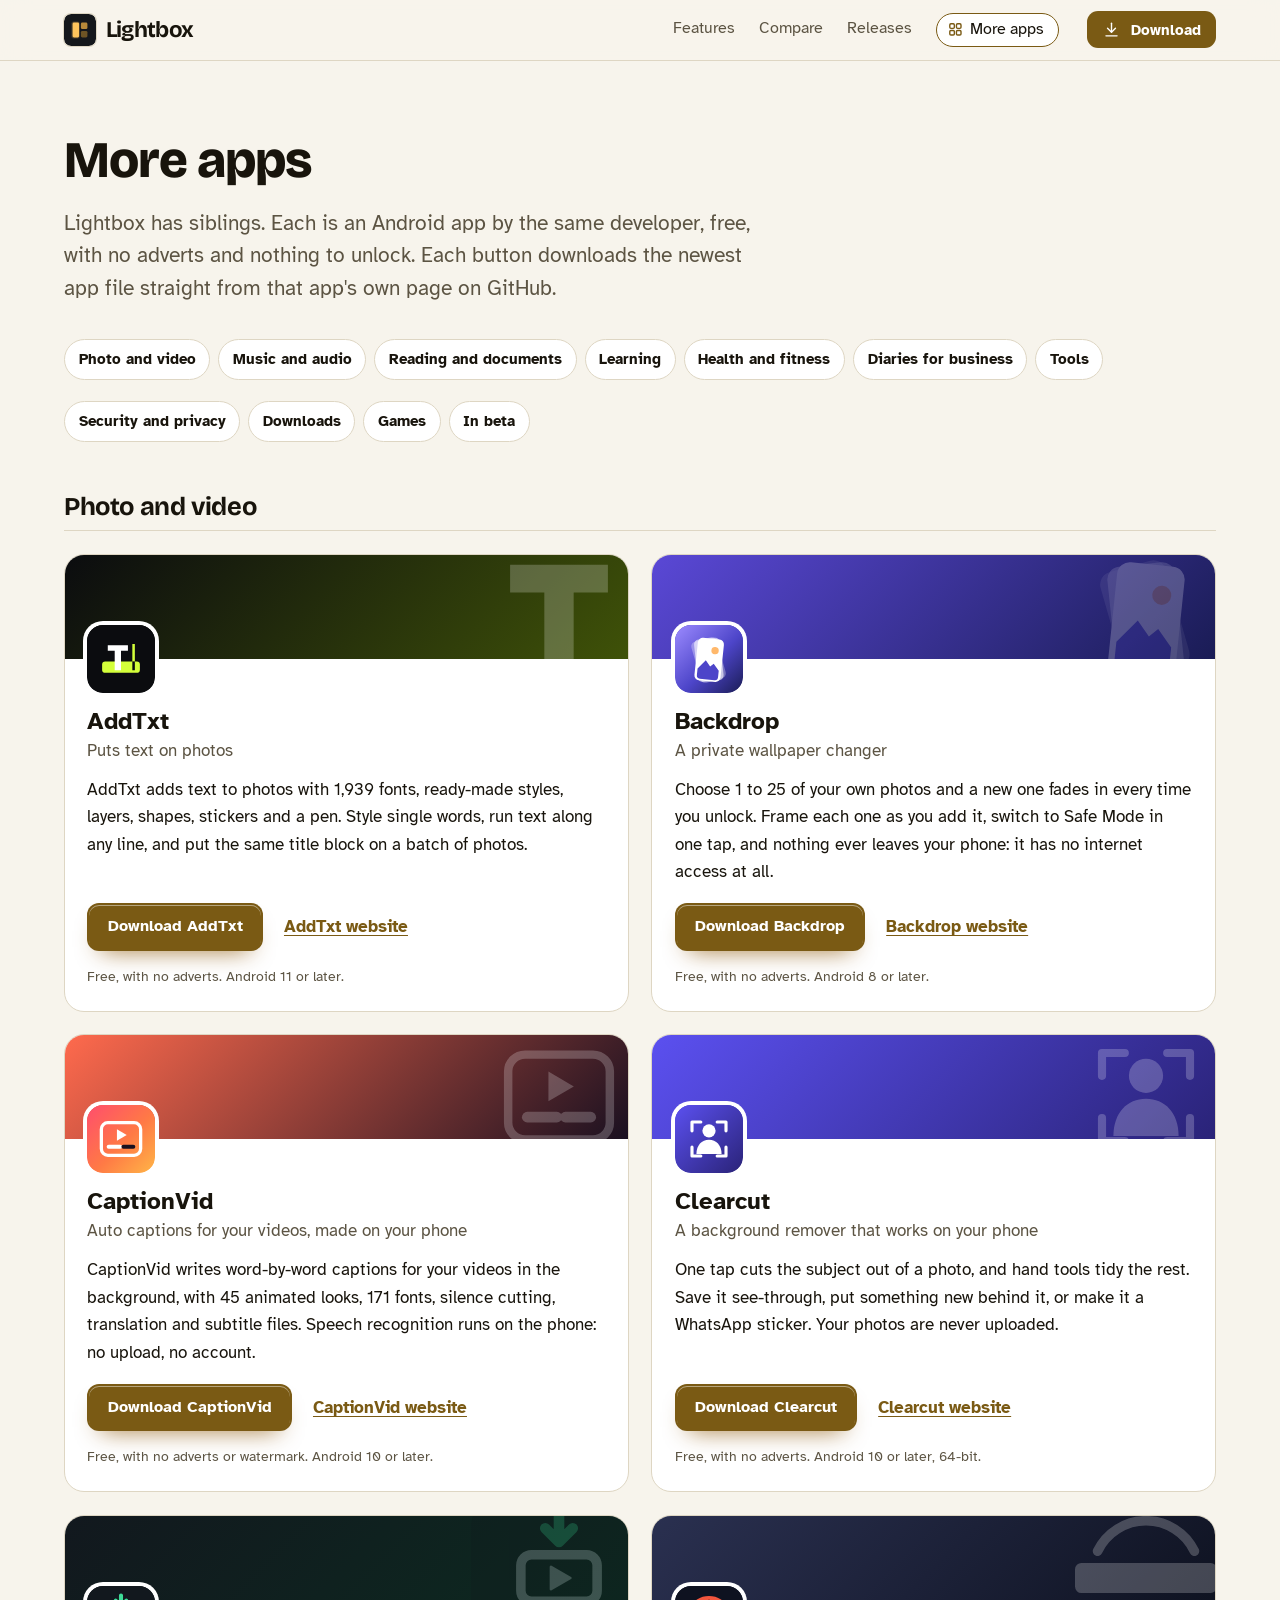
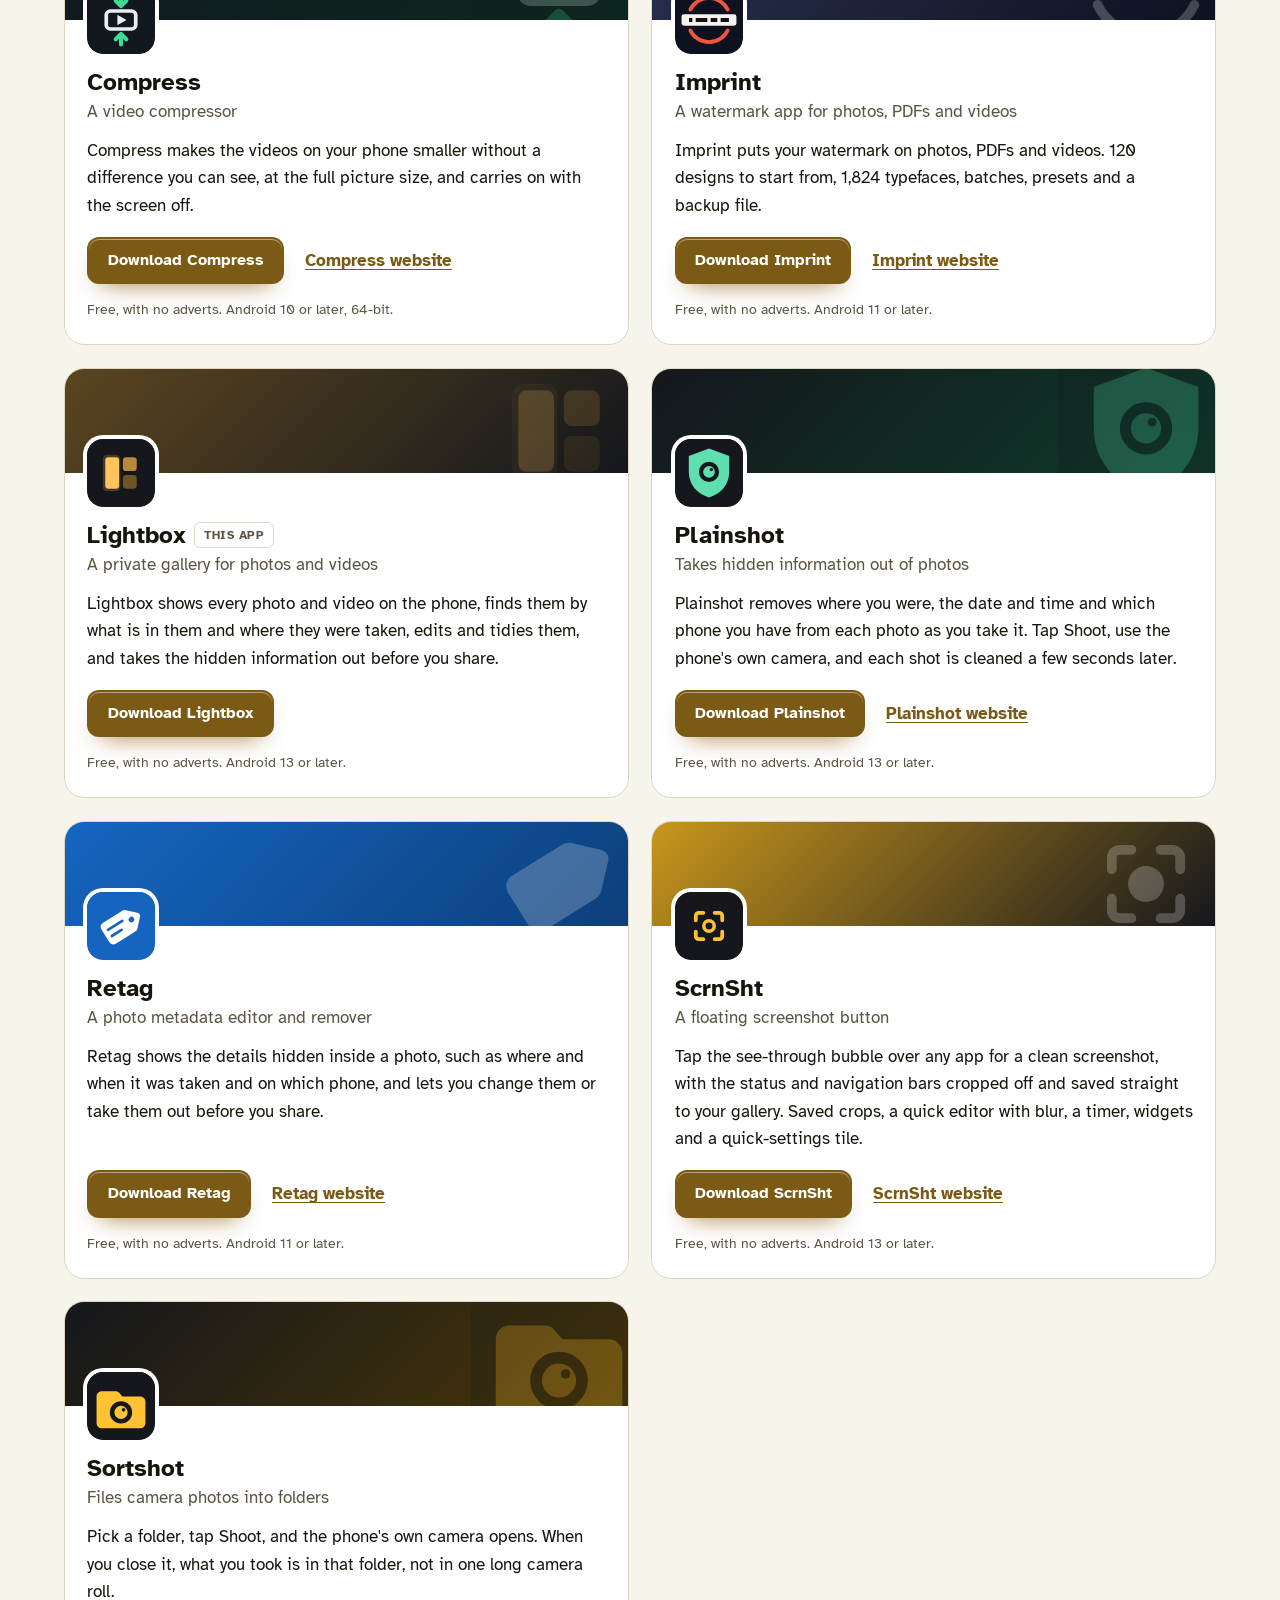
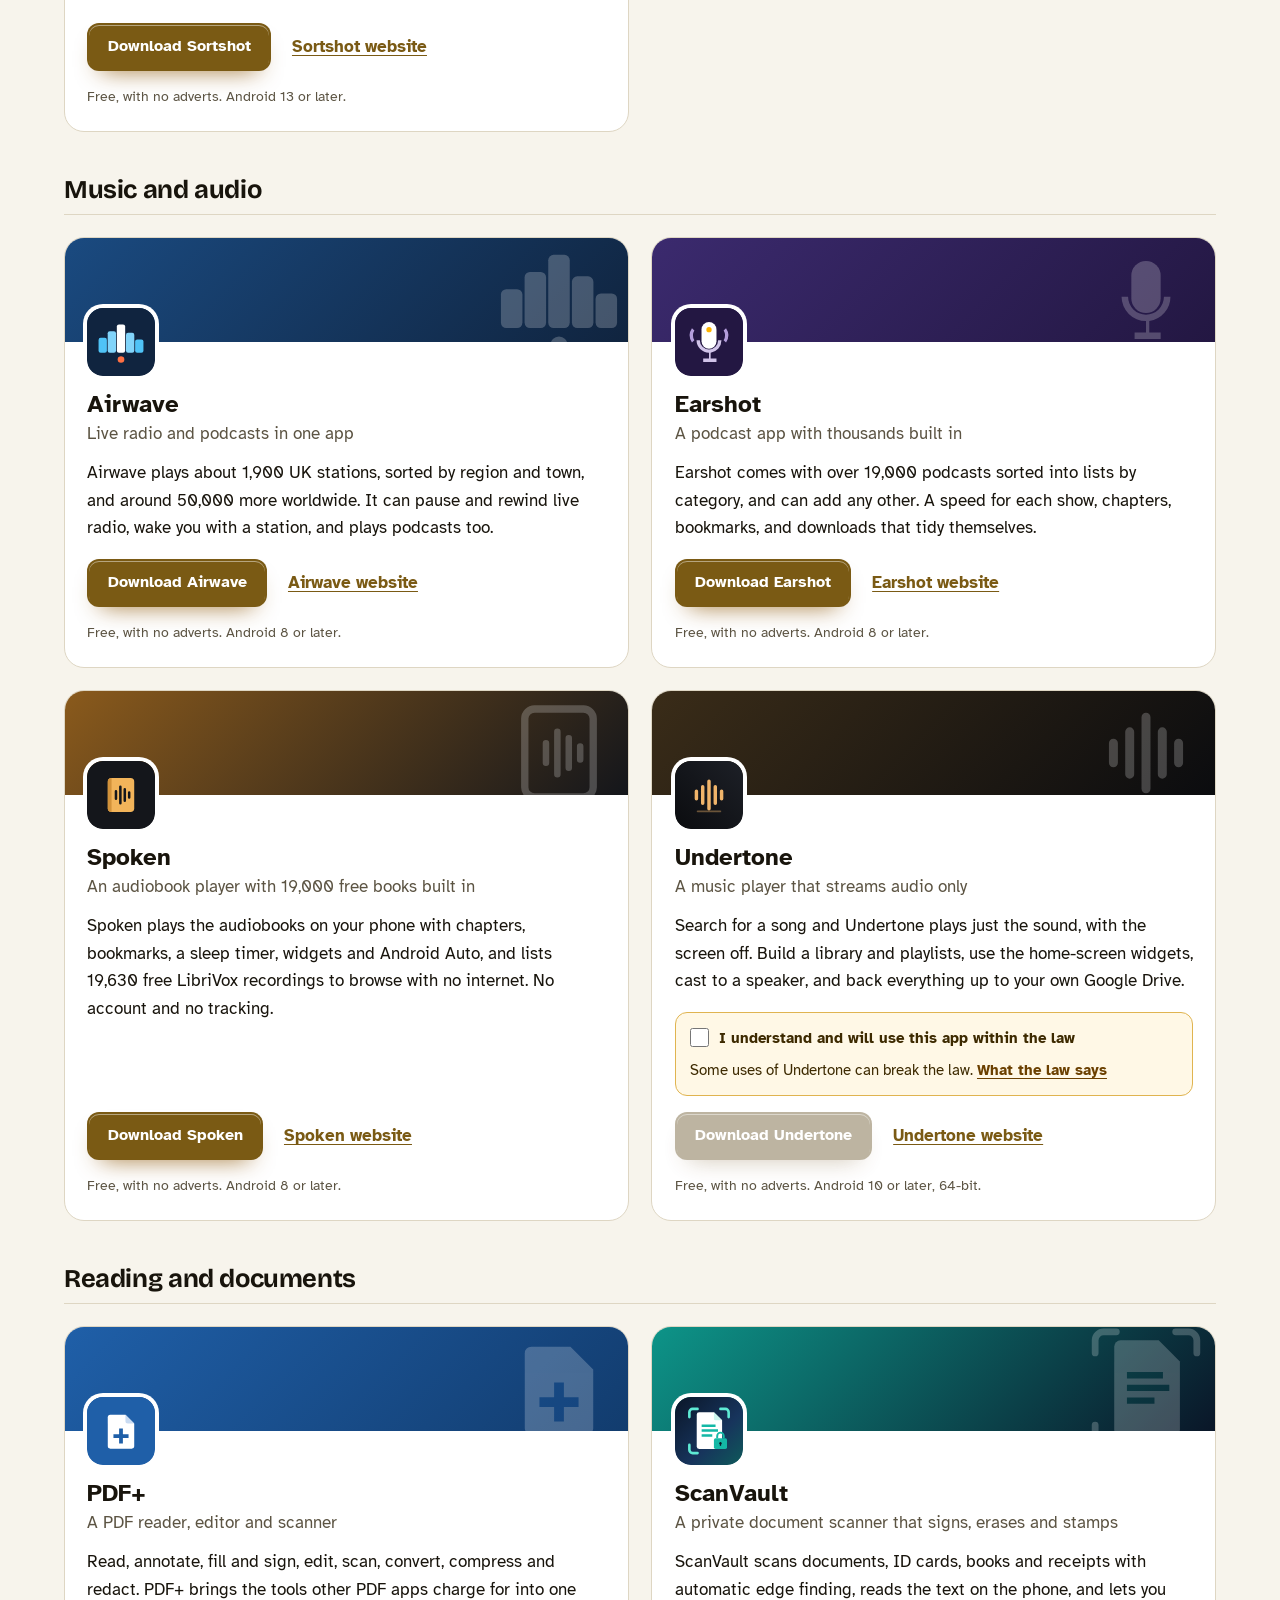
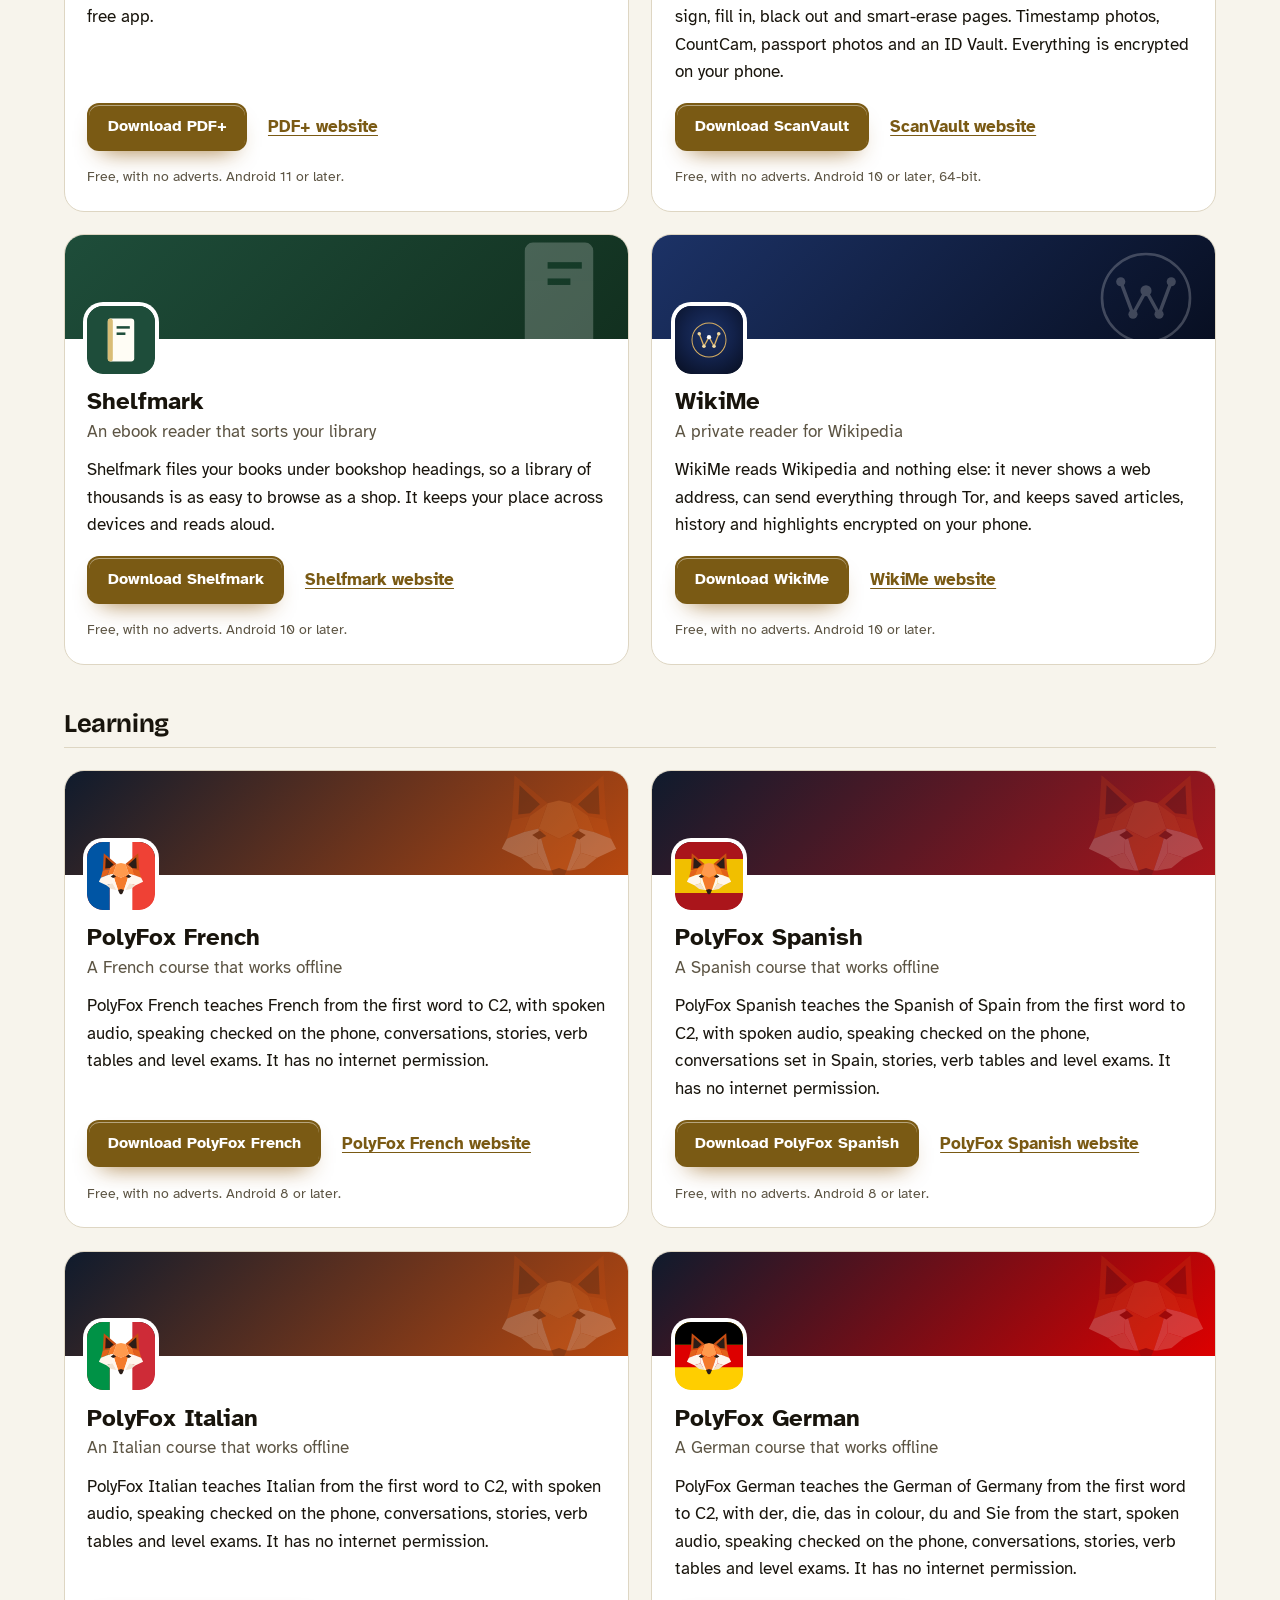
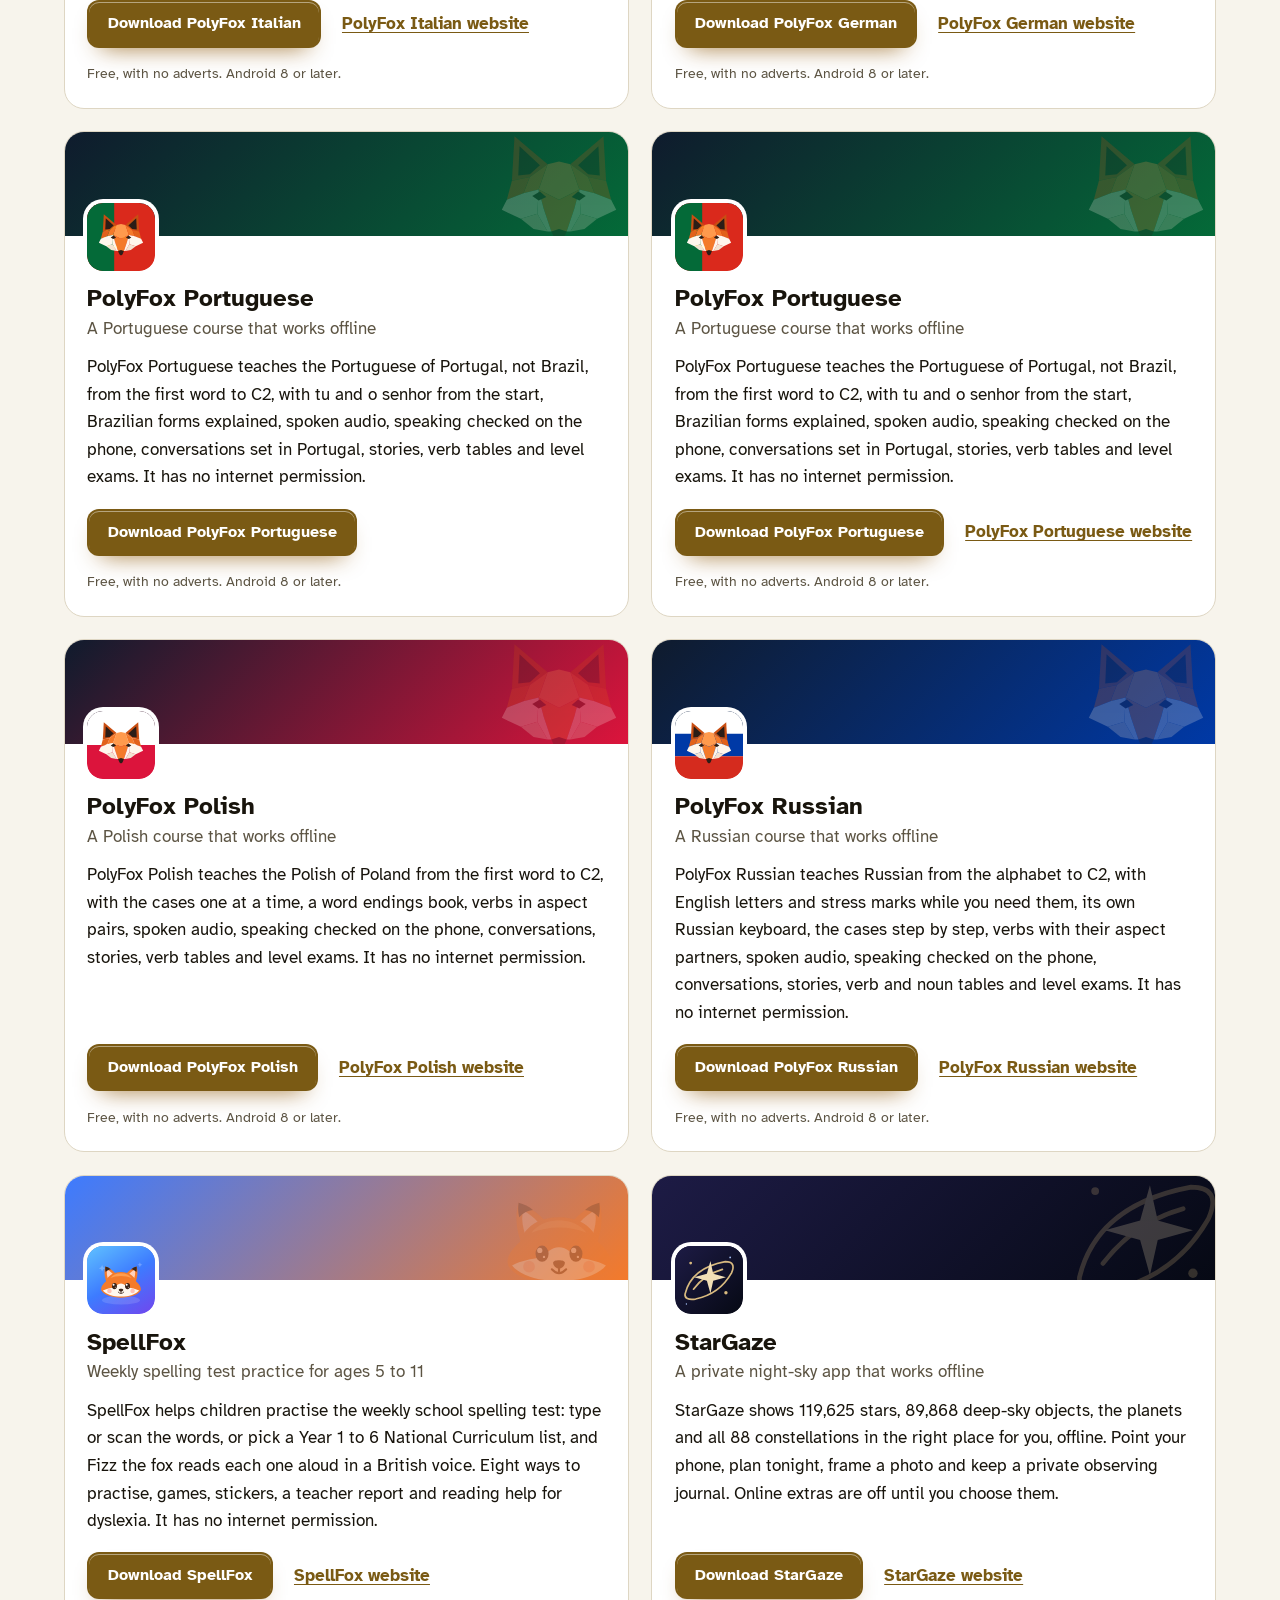
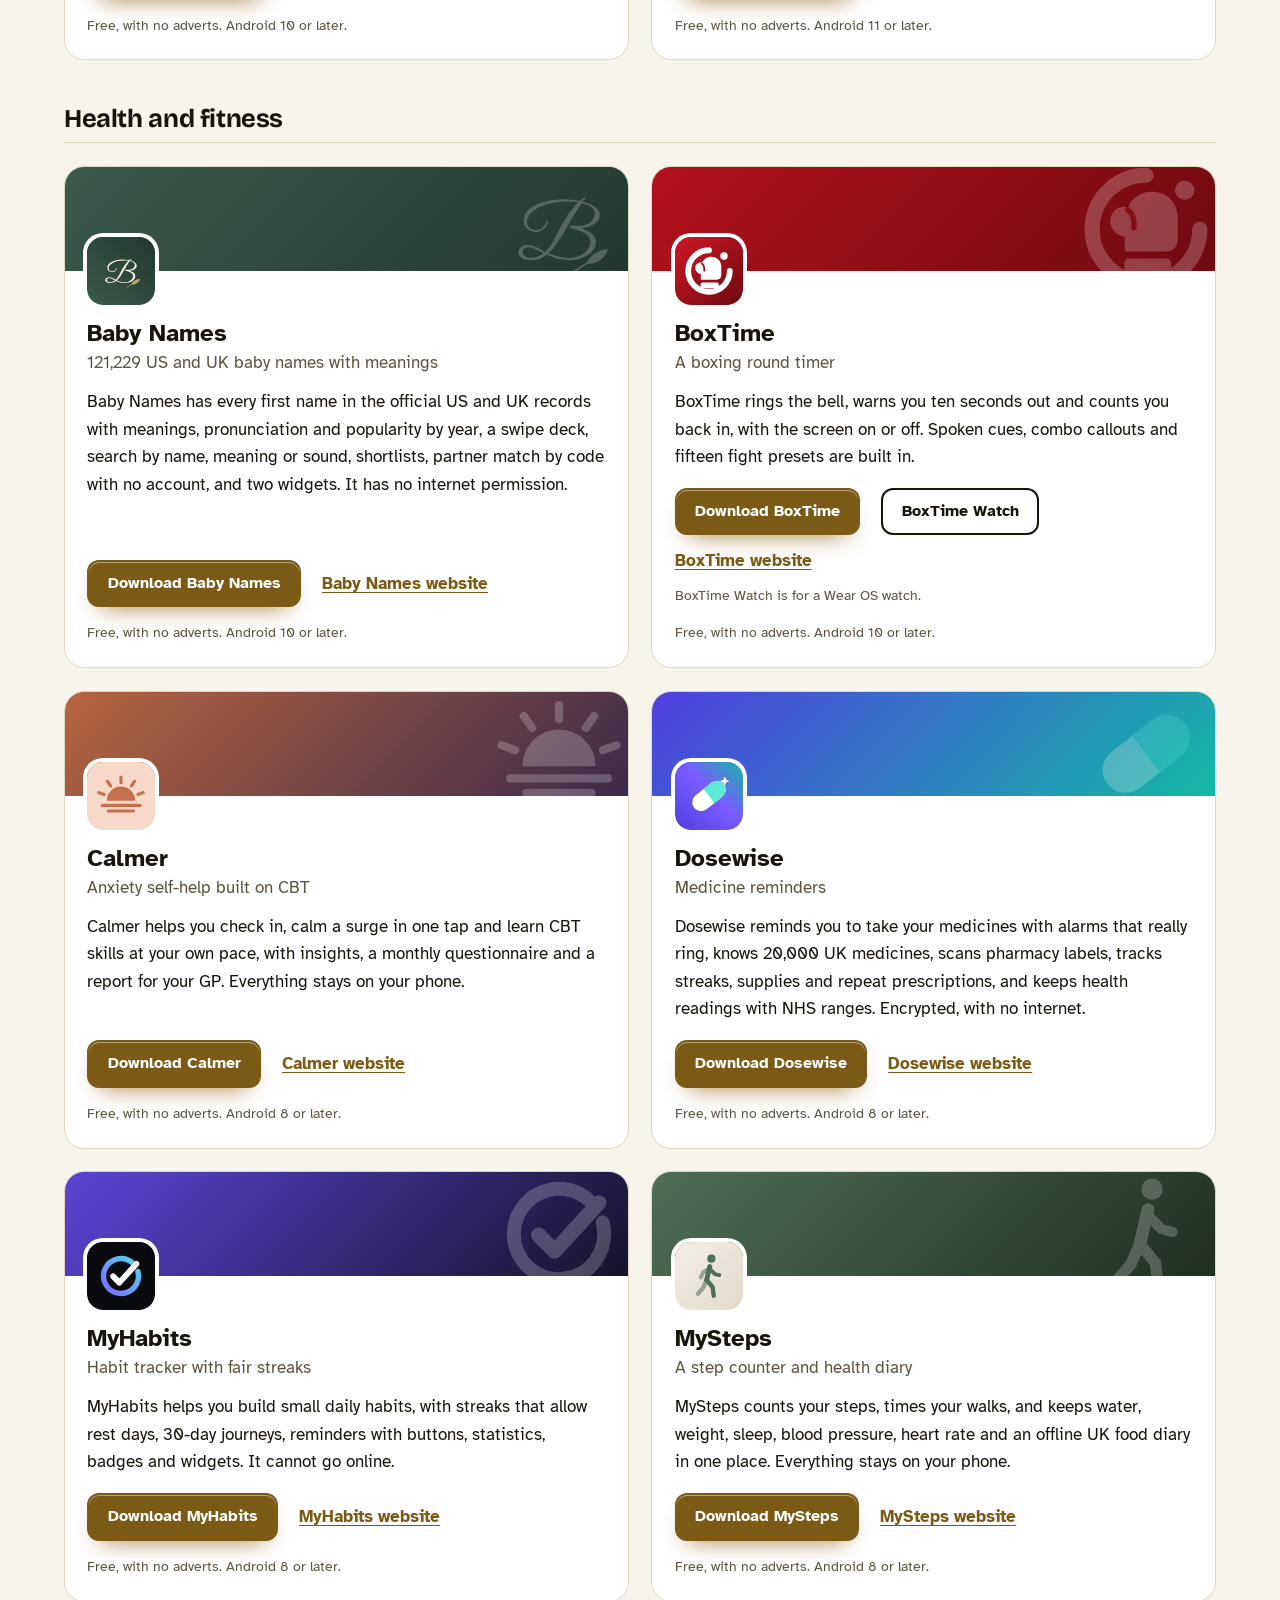
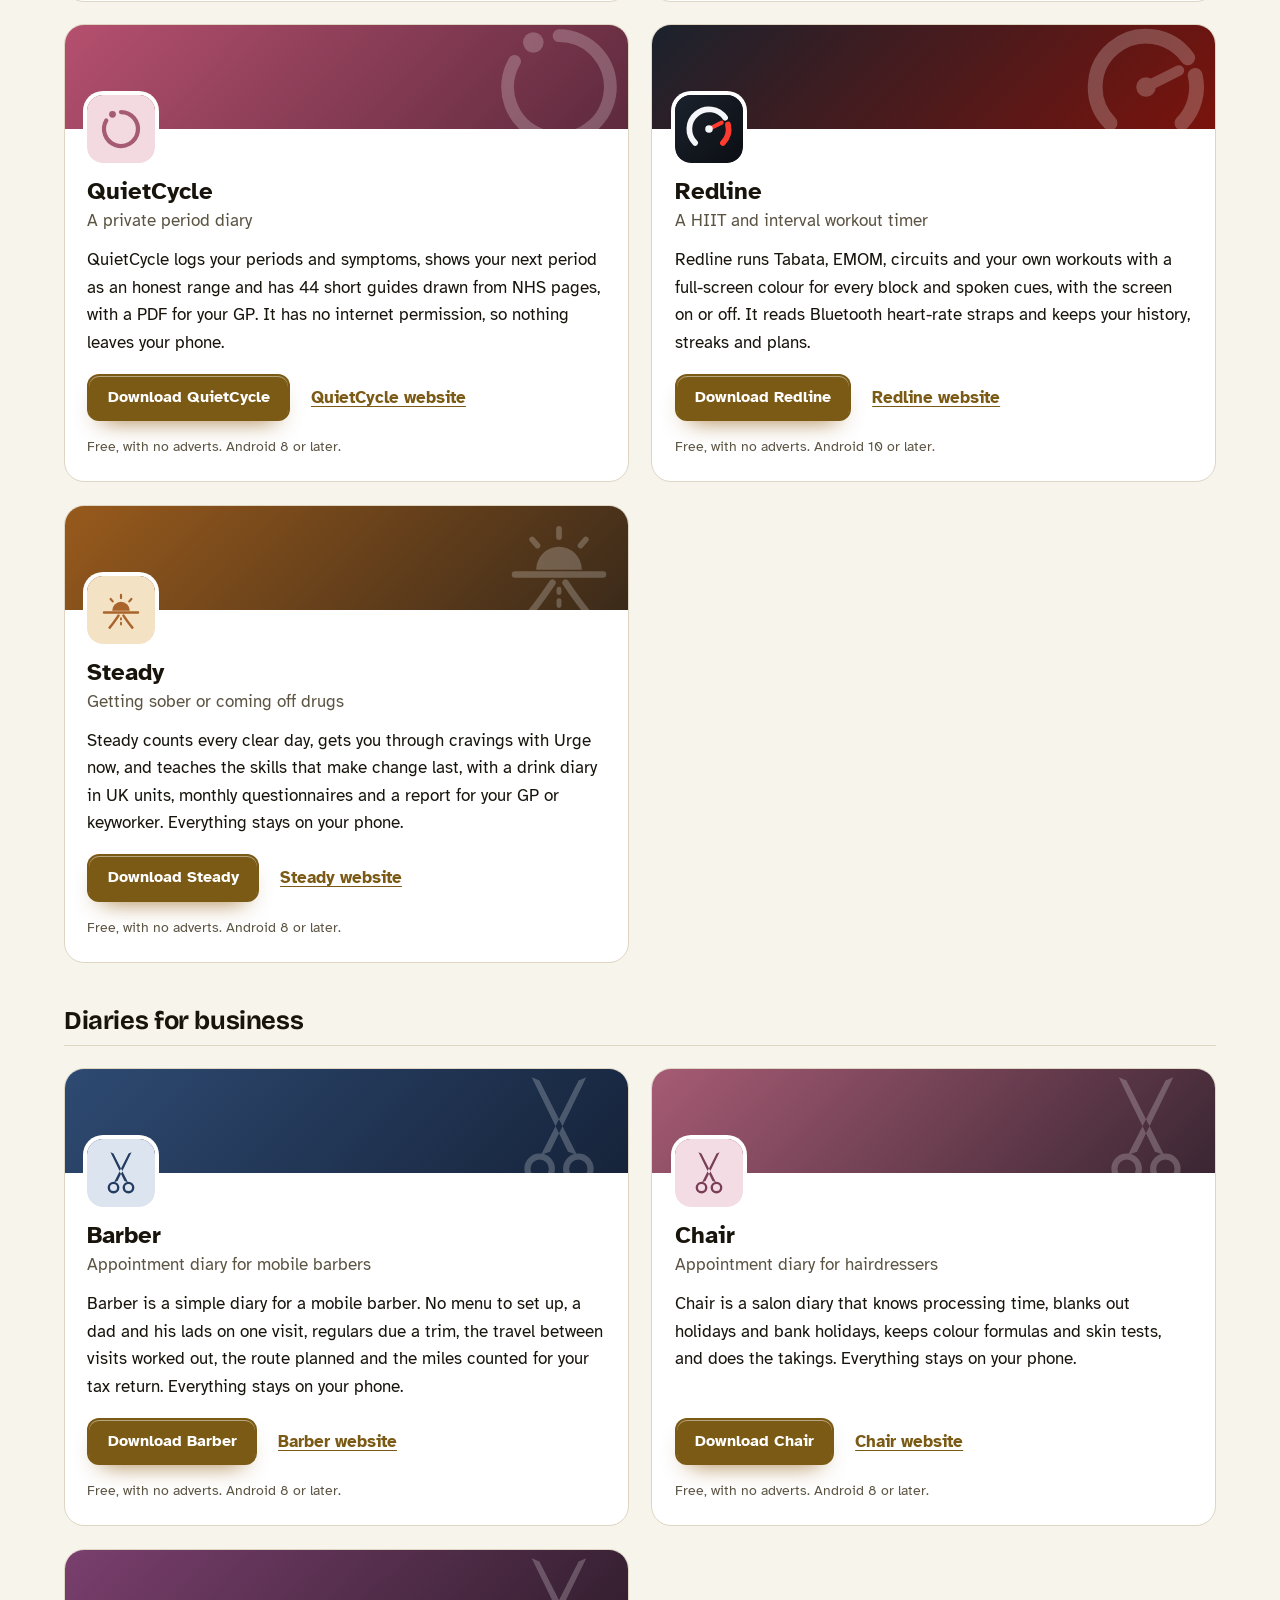
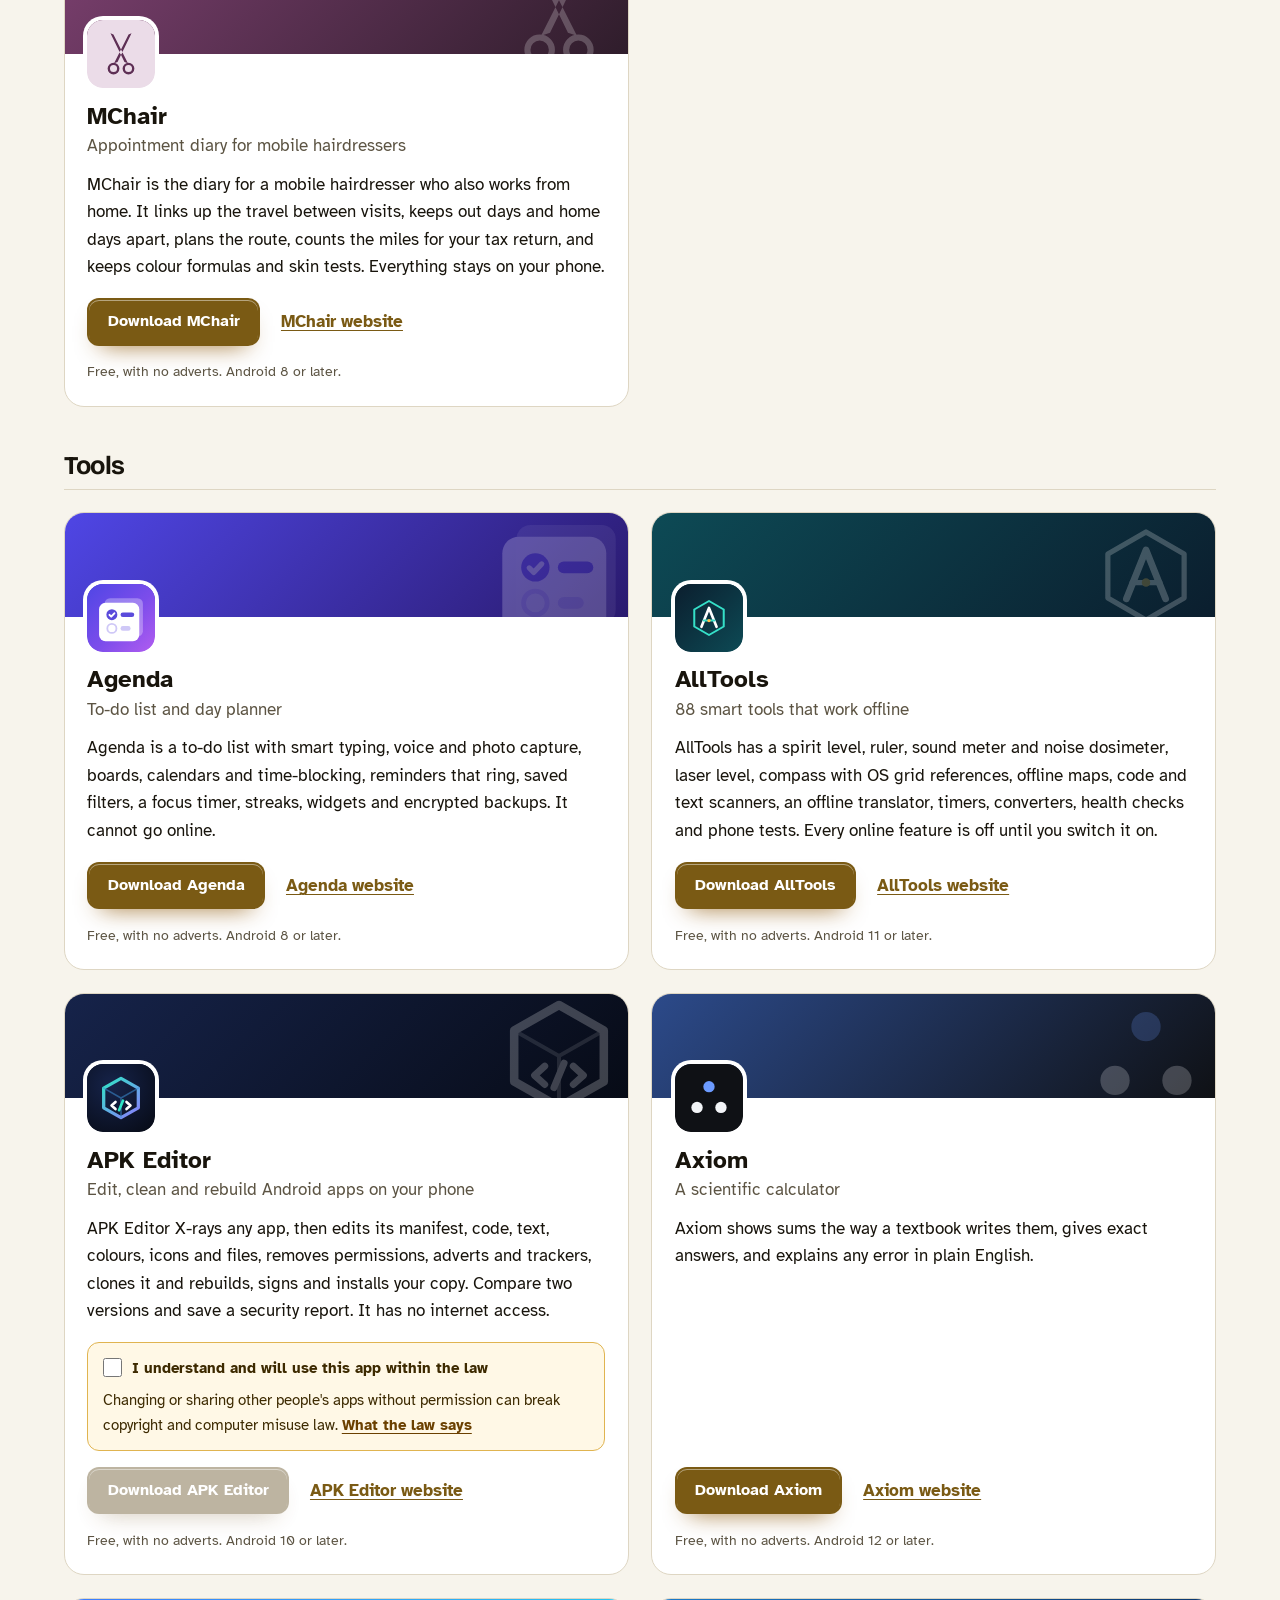
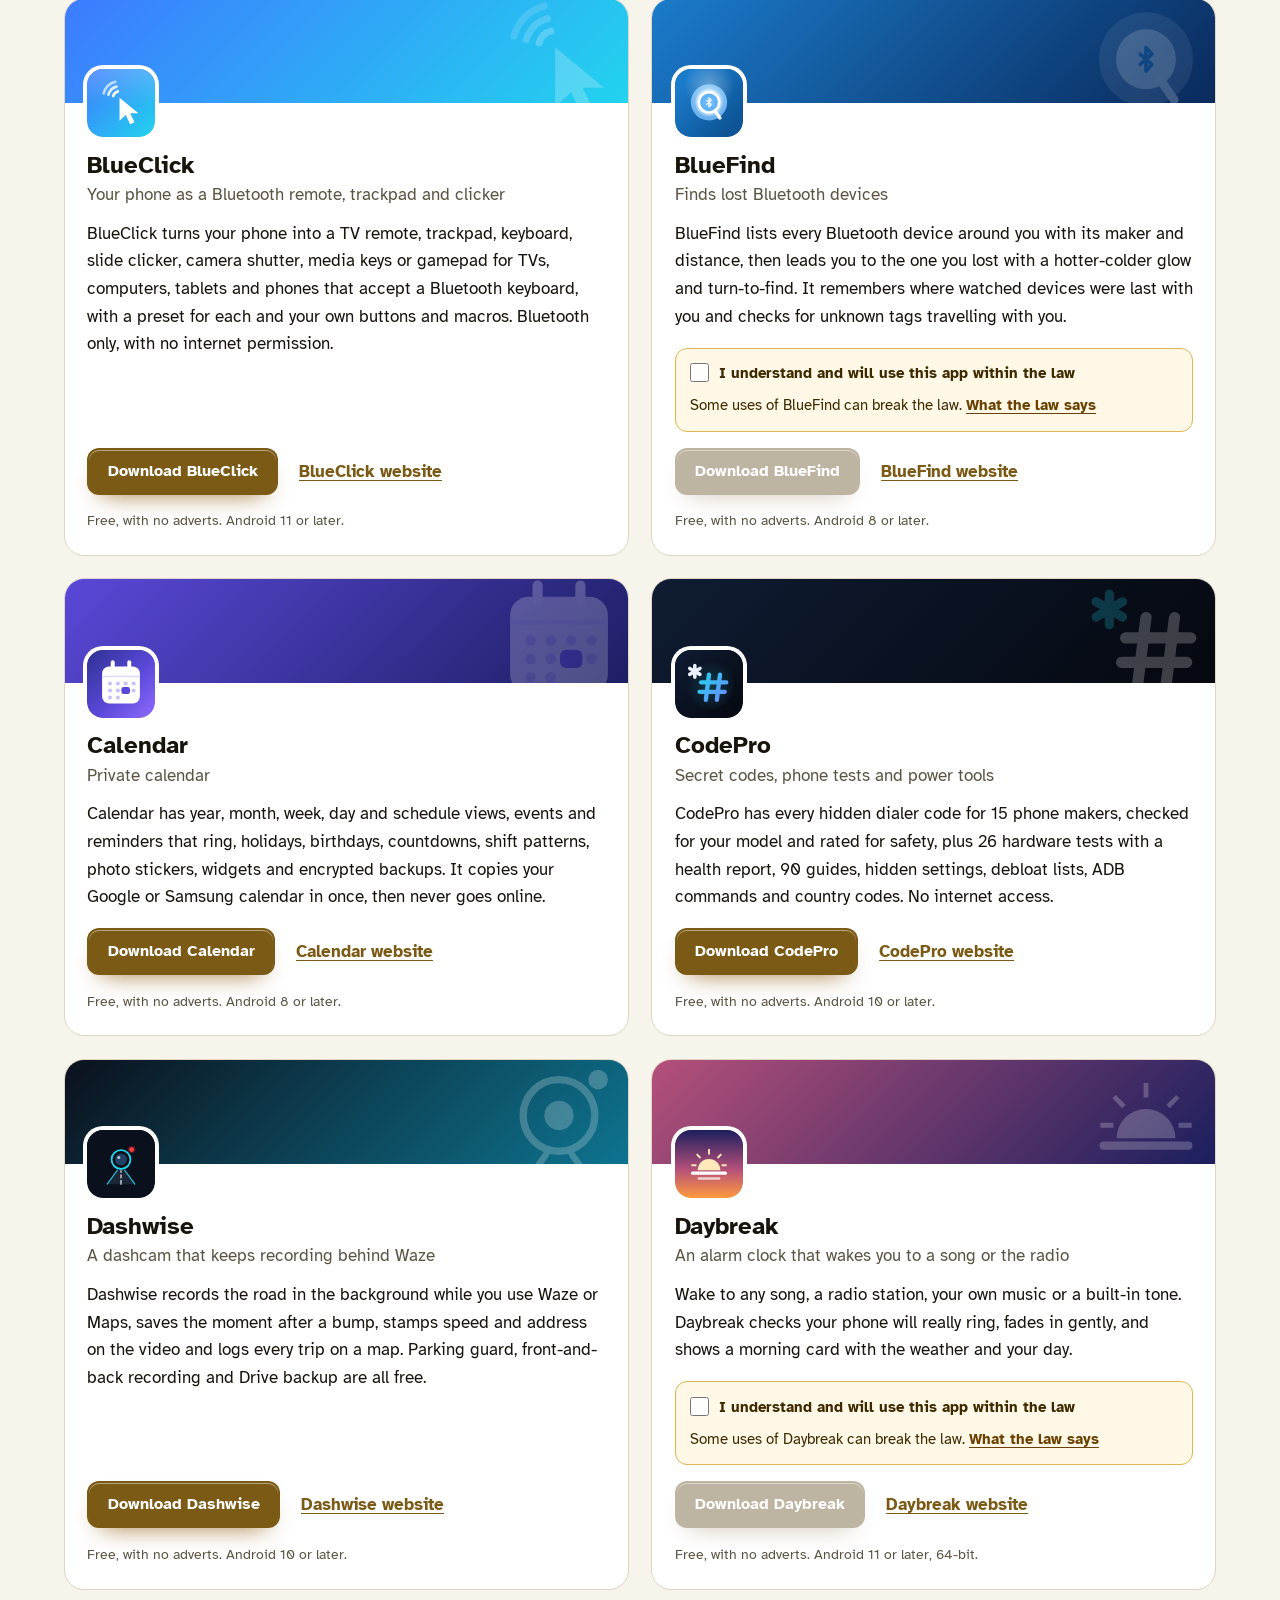
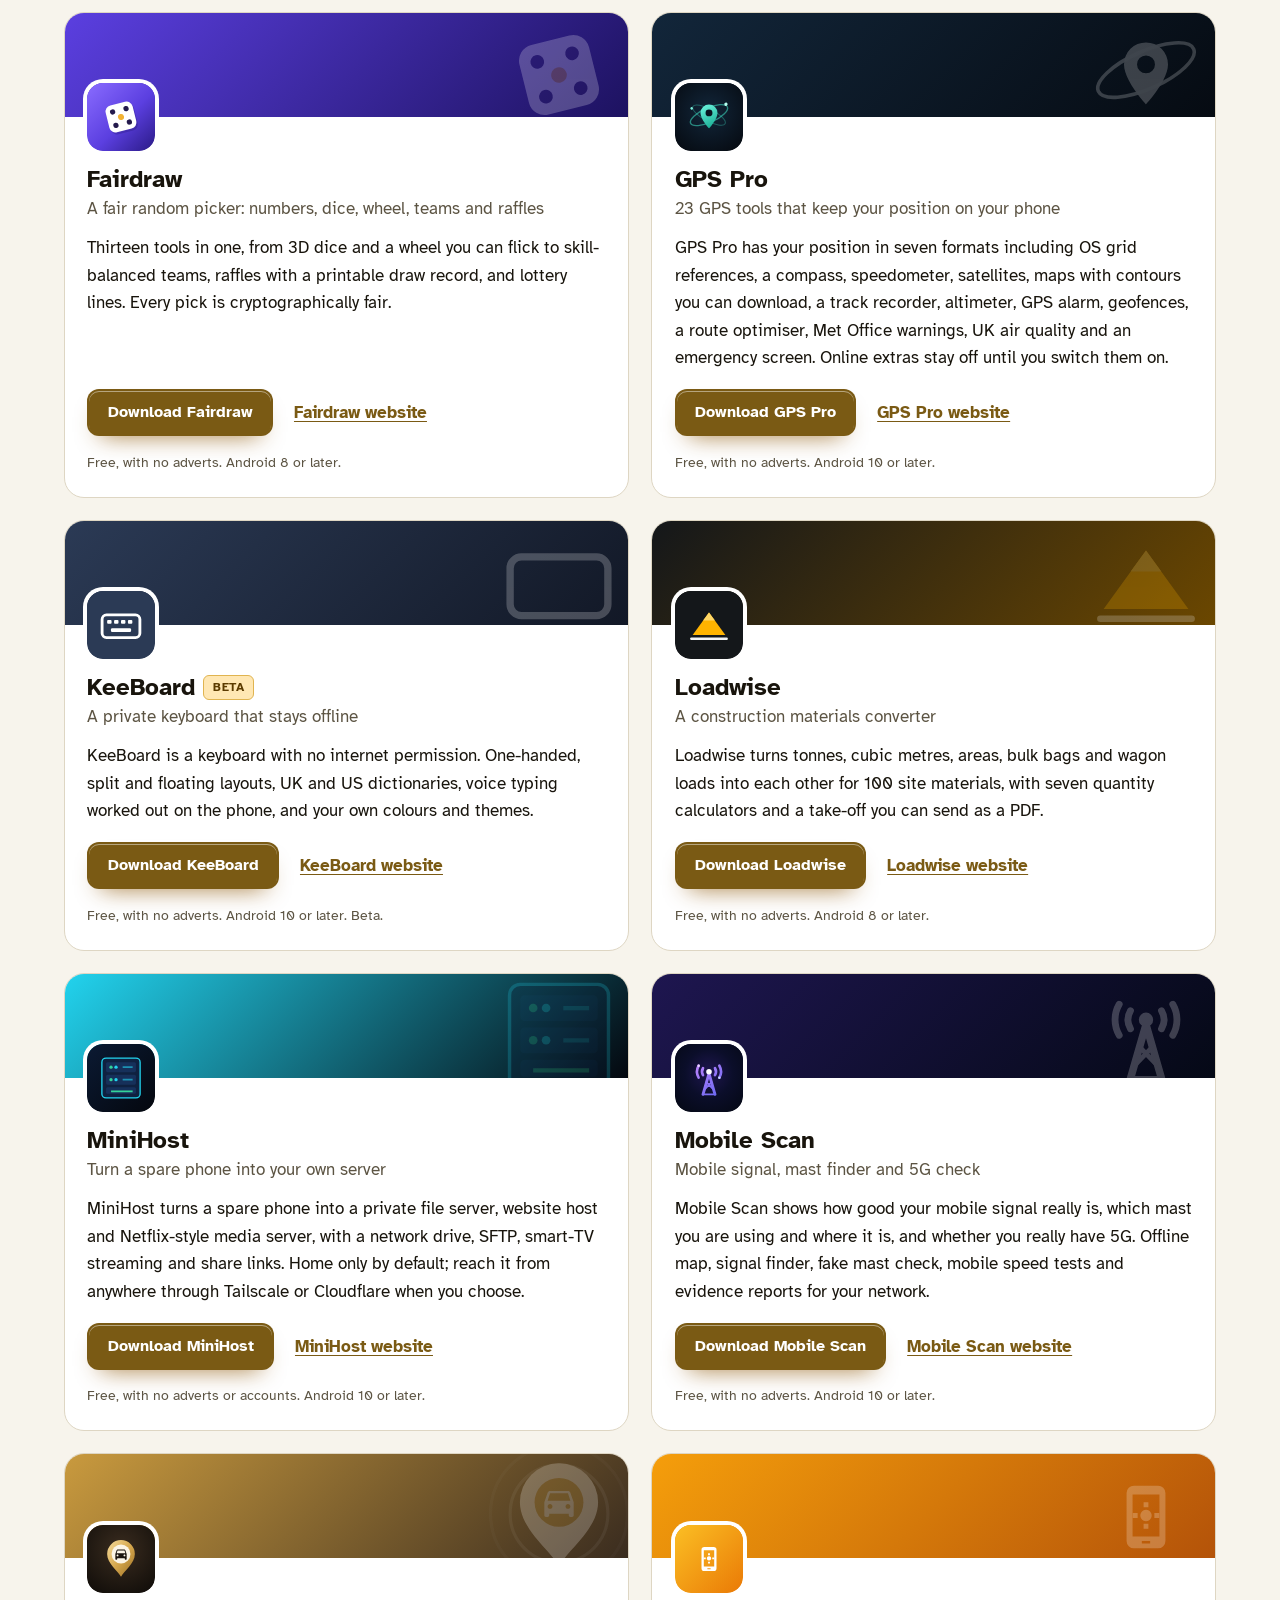
<file: more-apps.html>
<!DOCTYPE html>
<html lang="en-GB">
<head>
<meta charset="utf-8">
<meta name="viewport" content="width=device-width, initial-scale=1">
<title>More free Android apps from the maker of Lightbox</title>
<meta name="description" content="All 99 free Android apps from the maker of Lightbox, in one list by category, each with its download and a link to its website.">
<meta name="author" content="Jonathan Jackson">
<link rel="canonical" href="https://customgpter.github.io/lightbox/more-apps.html">
<meta name="theme-color" content="#f7f4ec" media="(prefers-color-scheme: light)">
<meta name="theme-color" content="#0e0f12" media="(prefers-color-scheme: dark)">
<meta property="og:type" content="website">
<meta property="og:site_name" content="Lightbox">
<meta property="og:title" content="More free Android apps from the maker of Lightbox">
<meta property="og:description" content="All 99 free Android apps from the maker of Lightbox, in one list by category, each with its download and a link to its website.">
<meta property="og:url" content="https://customgpter.github.io/lightbox/more-apps.html">
<meta property="og:image" content="https://customgpter.github.io/lightbox/assets/og.png">
<meta property="og:image:width" content="1200">
<meta property="og:image:height" content="630">
<meta property="og:image:alt" content="Lightbox&#x27;s photo timeline grouped by day">
<meta property="og:locale" content="en_GB">
<meta name="twitter:card" content="summary_large_image">
<link rel="icon" href="./assets/favicon.svg" type="image/svg+xml">
<link rel="apple-touch-icon" href="./assets/apple-touch-icon.png">
<link rel="preload" href="./assets/fonts/bricolage-grotesque-latin.woff2" as="font" type="font/woff2" crossorigin>
<link rel="preload" href="./assets/fonts/atkinson-hyperlegible-latin-400-normal.woff2" as="font" type="font/woff2" crossorigin>
<link rel="stylesheet" href="./assets/site.css?v=1">
<link rel="stylesheet" href="./assets/house.css?v=1">
<script type="application/ld+json">{"@context":"https://schema.org","@type":"ItemList","name":"Apps from the maker of Lightbox","url":"https://customgpter.github.io/lightbox/more-apps.html","itemListElement":[{"@type":"ListItem","position":1,"name":"AddTxt","url":"https://customgpter.github.io/addtxt/"},{"@type":"ListItem","position":2,"name":"Backdrop","url":"https://customgpter.github.io/backdrop/"},{"@type":"ListItem","position":3,"name":"CaptionVid","url":"https://customgpter.github.io/captionvid/"},{"@type":"ListItem","position":4,"name":"Clearcut","url":"https://customgpter.github.io/clearcut/"},{"@type":"ListItem","position":5,"name":"Compress","url":"https://customgpter.github.io/compress/"},{"@type":"ListItem","position":6,"name":"Imprint","url":"https://customgpter.github.io/imprint/"},{"@type":"ListItem","position":7,"name":"Lightbox","url":"https://customgpter.github.io/lightbox/"},{"@type":"ListItem","position":8,"name":"Plainshot","url":"https://customgpter.github.io/plainshot/"},{"@type":"ListItem","position":9,"name":"Retag","url":"https://customgpter.github.io/retag/"},{"@type":"ListItem","position":10,"name":"ScrnSht","url":"https://customgpter.github.io/scrnsht/"},{"@type":"ListItem","position":11,"name":"Sortshot","url":"https://customgpter.github.io/sortshot/"},{"@type":"ListItem","position":12,"name":"Airwave","url":"https://customgpter.github.io/airwave/"},{"@type":"ListItem","position":13,"name":"Earshot","url":"https://customgpter.github.io/earshot/"},{"@type":"ListItem","position":14,"name":"Spoken","url":"https://customgpter.github.io/spoken/"},{"@type":"ListItem","position":15,"name":"Undertone","url":"https://customgpter.github.io/undertone/"},{"@type":"ListItem","position":16,"name":"PDF+","url":"https://customgpter.github.io/pdfplus/"},{"@type":"ListItem","position":17,"name":"ScanVault","url":"https://customgpter.github.io/scanvault/"},{"@type":"ListItem","position":18,"name":"Shelfmark","url":"https://customgpter.github.io/shelfmark/"},{"@type":"ListItem","position":19,"name":"WikiMe","url":"https://customgpter.github.io/wikime/"},{"@type":"ListItem","position":20,"name":"PolyFox French","url":"https://customgpter.github.io/polyfox/"},{"@type":"ListItem","position":21,"name":"PolyFox German","url":"https://customgpter.github.io/polyfox-german/"},{"@type":"ListItem","position":22,"name":"PolyFox Portuguese","url":"https://customgpter.github.io/polyfox-portuguese/"},{"@type":"ListItem","position":23,"name":"PolyFox Polish","url":"https://customgpter.github.io/polyfox-polish/"},{"@type":"ListItem","position":24,"name":"PolyFox Russian","url":"https://customgpter.github.io/polyfox-russian/"},{"@type":"ListItem","position":25,"name":"SpellFox","url":"https://customgpter.github.io/spellfox/"},{"@type":"ListItem","position":26,"name":"StarGaze","url":"https://customgpter.github.io/stargaze/"},{"@type":"ListItem","position":27,"name":"Baby Names","url":"https://customgpter.github.io/babynames/"},{"@type":"ListItem","position":28,"name":"BoxTime","url":"https://customgpter.github.io/boxtime/"},{"@type":"ListItem","position":29,"name":"Calmer","url":"https://customgpter.github.io/calmer/"},{"@type":"ListItem","position":30,"name":"Dosewise","url":"https://customgpter.github.io/dosewise/"},{"@type":"ListItem","position":31,"name":"MyHabits","url":"https://customgpter.github.io/myhabits/"},{"@type":"ListItem","position":32,"name":"MySteps","url":"https://customgpter.github.io/mysteps/"},{"@type":"ListItem","position":33,"name":"QuietCycle","url":"https://customgpter.github.io/quietcycle/"},{"@type":"ListItem","position":34,"name":"Redline","url":"https://customgpter.github.io/redline/"},{"@type":"ListItem","position":35,"name":"Steady","url":"https://customgpter.github.io/steady/"},{"@type":"ListItem","position":36,"name":"Barber","url":"https://customgpter.github.io/barber/"},{"@type":"ListItem","position":37,"name":"Chair","url":"https://customgpter.github.io/chair/"},{"@type":"ListItem","position":38,"name":"MChair","url":"https://customgpter.github.io/mchair/"},{"@type":"ListItem","position":39,"name":"Agenda","url":"https://customgpter.github.io/agenda/"},{"@type":"ListItem","position":40,"name":"AllTools","url":"https://customgpter.github.io/alltools/"},{"@type":"ListItem","position":41,"name":"APK Editor","url":"https://customgpter.github.io/apkeditor/"},{"@type":"ListItem","position":42,"name":"Axiom","url":"https://customgpter.github.io/axiom/"},{"@type":"ListItem","position":43,"name":"BlueClick","url":"https://customgpter.github.io/blueclick/"},{"@type":"ListItem","position":44,"name":"BlueFind","url":"https://customgpter.github.io/bluefind/"},{"@type":"ListItem","position":45,"name":"Calendar","url":"https://customgpter.github.io/calendar/"},{"@type":"ListItem","position":46,"name":"CodePro","url":"https://customgpter.github.io/codepro/"},{"@type":"ListItem","position":47,"name":"Dashwise","url":"https://customgpter.github.io/dashwise/"},{"@type":"ListItem","position":48,"name":"Daybreak","url":"https://customgpter.github.io/daybreak/"},{"@type":"ListItem","position":49,"name":"Fairdraw","url":"https://customgpter.github.io/fairdraw/"},{"@type":"ListItem","position":50,"name":"GPS Pro","url":"https://customgpter.github.io/gpspro/"},{"@type":"ListItem","position":51,"name":"KeeBoard","url":"https://customgpter.github.io/keeboard/"},{"@type":"ListItem","position":52,"name":"Loadwise","url":"https://customgpter.github.io/loadwise/"},{"@type":"ListItem","position":53,"name":"MiniHost","url":"https://customgpter.github.io/minihost/"},{"@type":"ListItem","position":54,"name":"Mobile Scan","url":"https://customgpter.github.io/mobilescan/"},{"@type":"ListItem","position":55,"name":"Parkwise","url":"https://customgpter.github.io/parkwise/"},{"@type":"ListItem","position":56,"name":"Pocketmind","url":"https://customgpter.github.io/pocketmind/"},{"@type":"ListItem","position":57,"name":"Refine","url":"https://customgpter.github.io/refine/"},{"@type":"ListItem","position":58,"name":"Shiftwise","url":"https://customgpter.github.io/shiftwise/"},{"@type":"ListItem","position":59,"name":"SimpleCalc","url":"https://customgpter.github.io/simplecalc/"},{"@type":"ListItem","position":60,"name":"Skyline","url":"https://customgpter.github.io/skyline/"},{"@type":"ListItem","position":61,"name":"Slipway","url":"https://customgpter.github.io/slipway/"},{"@type":"ListItem","position":62,"name":"Tagger","url":"https://customgpter.github.io/tagger/"},{"@type":"ListItem","position":63,"name":"TotalClean","url":"https://customgpter.github.io/totalclean/"},{"@type":"ListItem","position":64,"name":"TVLink","url":"https://customgpter.github.io/tvlink/"},{"@type":"ListItem","position":65,"name":"Unbox","url":"https://customgpter.github.io/unbox/"},{"@type":"ListItem","position":66,"name":"WhatsKeep","url":"https://customgpter.github.io/whatskeep/"},{"@type":"ListItem","position":67,"name":"WiFi Scan","url":"https://customgpter.github.io/wifiscan/"},{"@type":"ListItem","position":68,"name":"Auditly","url":"https://customgpter.github.io/auditly/"},{"@type":"ListItem","position":69,"name":"Backchannel","url":"https://customgpter.github.io/backchannel/"},{"@type":"ListItem","position":70,"name":"ENotes","url":"https://customgpter.github.io/enotes/"},{"@type":"ListItem","position":71,"name":"FindMe","url":"https://customgpter.github.io/findme/"},{"@type":"ListItem","position":72,"name":"iLock","url":"https://customgpter.github.io/ilock/"},{"@type":"ListItem","position":73,"name":"ImSafe","url":"https://customgpter.github.io/imsafe/"},{"@type":"ListItem","position":74,"name":"IShred","url":"https://customgpter.github.io/ishred/"},{"@type":"ListItem","position":75,"name":"LockBox","url":"https://customgpter.github.io/lockbox/"},{"@type":"ListItem","position":76,"name":"PassVault","url":"https://customgpter.github.io/passvault/"},{"@type":"ListItem","position":77,"name":"SpyFind","url":"https://customgpter.github.io/spyfind/"},{"@type":"ListItem","position":78,"name":"TextWipe","url":"https://customgpter.github.io/textwipe/"},{"@type":"ListItem","position":79,"name":"Tracewire","url":"https://customgpter.github.io/tracewire/"},{"@type":"ListItem","position":80,"name":"Vigil","url":"https://customgpter.github.io/vigil/"},{"@type":"ListItem","position":81,"name":"Grab","url":"https://customgpter.github.io/grab/"},{"@type":"ListItem","position":82,"name":"Swarm","url":"https://customgpter.github.io/swarm/"},{"@type":"ListItem","position":83,"name":"Plane Games","url":"https://customgpter.github.io/plane-games/"},{"@type":"ListItem","position":84,"name":"Ninefold","url":"https://customgpter.github.io/ninefold/"},{"@type":"ListItem","position":85,"name":"Cubewise","url":"https://customgpter.github.io/cubewise/"},{"@type":"ListItem","position":86,"name":"Tilewise","url":"https://customgpter.github.io/tilewise/"},{"@type":"ListItem","position":87,"name":"Letterwise","url":"https://customgpter.github.io/letterwise/"},{"@type":"ListItem","position":88,"name":"Kingside","url":"https://customgpter.github.io/kingside/"},{"@type":"ListItem","position":89,"name":"Deckhand","url":"https://customgpter.github.io/deckhand/"},{"@type":"ListItem","position":90,"name":"SNESForge","url":"https://customgpter.github.io/snesforge/"},{"@type":"ListItem","position":91,"name":"Fame Boy","url":"https://customgpter.github.io/fameboy/"},{"@type":"ListItem","position":92,"name":"PSPPro","url":"https://customgpter.github.io/psppro/"},{"@type":"ListItem","position":93,"name":"MegaGen","url":"https://customgpter.github.io/megagen/"},{"@type":"ListItem","position":94,"name":"QVR","url":"https://customgpter.github.io/qvr/"},{"@type":"ListItem","position":95,"name":"QVR Watch","url":"https://customgpter.github.io/qvr-watch/"},{"@type":"ListItem","position":96,"name":"QVRLite","url":"https://customgpter.github.io/qvrlite/"},{"@type":"ListItem","position":97,"name":"Onionz","url":"https://customgpter.github.io/onionz/"},{"@type":"ListItem","position":98,"name":"OnionzWeb","url":"https://customgpter.github.io/onionzweb/"}]}</script>
<link rel="stylesheet" href="./assets/apps-list.css?v=1">
<script src="./assets/apps-list.js?v=1" defer></script>
</head>
<body>
<a class="skip" href="#main">Skip to content</a>
<header class="masthead">
<div class="wrap">
<a class="brand" href="./" aria-label="Lightbox home"><svg viewBox="0 0 108 108" aria-hidden="true"><rect width="108" height="108" rx="24" fill="#15171c"/><path fill="#ffc45c" fill-opacity=".2" d="M32 25h14a7 7 0 0 1 7 7v44a7 7 0 0 1-7 7H32a7 7 0 0 1-7-7V32a7 7 0 0 1 7-7z"/><path fill="#ffc45c" d="M34 29h12a5 5 0 0 1 5 5v40a5 5 0 0 1-5 5H34a5 5 0 0 1-5-5V34a5 5 0 0 1 5-5z"/><path fill="#b8893a" d="M62 29h12a5 5 0 0 1 5 5v12a5 5 0 0 1-5 5H62a5 5 0 0 1-5-5V34a5 5 0 0 1 5-5z"/><path fill="#6e5425" d="M62 57h12a5 5 0 0 1 5 5v12a5 5 0 0 1-5 5H62a5 5 0 0 1-5-5V62a5 5 0 0 1 5-5z"/></svg><span>Lightbox</span></a>
<nav aria-label="Main"><ul><li><a href="./#features">Features</a></li><li><a href="./compare.html">Compare</a></li><li><a href="./releases.html">Releases</a></li><li><a class="more-apps" href="./more-apps.html" aria-current="page"><svg class="ico" viewBox="0 0 24 24" aria-hidden="true"><rect x="4" y="4" width="6.5" height="6.5" rx="1.6"/><rect x="13.5" y="4" width="6.5" height="6.5" rx="1.6"/><rect x="4" y="13.5" width="6.5" height="6.5" rx="1.6"/><rect x="13.5" y="13.5" width="6.5" height="6.5" rx="1.6"/></svg>More apps</a></li></ul></nav>
<a class="button small" href="https://github.com/CustomGPTer/lightbox/releases/latest/download/Lightbox.apk"><svg class="ico" viewBox="0 0 24 24" aria-hidden="true"><path d="M12 4v11"/><path d="M7 10.5l5 5 5-5"/><path d="M5 20h14"/></svg>Download</a>
</div>
</header>
<main id="main" class="doc">
<div class="wrap">
<div class="measure">
<h1>More apps</h1>
<p class="lede">Lightbox has siblings. Each is an Android app by the same developer, free, with no adverts and nothing to unlock. Each button downloads the newest app file straight from that app's own page on GitHub.</p>
</div>
<!-- apps:start -->
<nav class="mapps-jump" aria-label="App groups"><ul><li><a href="#apps-photo">Photo and video</a></li><li><a href="#apps-audio">Music and audio</a></li><li><a href="#apps-reading">Reading and documents</a></li><li><a href="#apps-learning">Learning</a></li><li><a href="#apps-health">Health and fitness</a></li><li><a href="#apps-diaries">Diaries for business</a></li><li><a href="#apps-tools">Tools</a></li><li><a href="#apps-security">Security and privacy</a></li><li><a href="#apps-downloads">Downloads</a></li><li><a href="#apps-games">Games</a></li><li><a href="#apps-testing">In beta</a></li></ul></nav>
<div class="mapps-group" role="group" aria-labelledby="apps-photo"><h2 class="mapps-cat" id="apps-photo">Photo and video</h2>
<ul class="mapps"><li class="mapp" style="--b:#0b0c0f;--b2:#3f5208"><div class="mapp-cover" aria-hidden="true"><svg viewBox="0 0 108 108"><path fill="#fff" d="M24 22h60v17H63v49H45V39H24z"/></svg></div><div class="mapp-body"><svg class="mapp-icon" viewBox="0 0 108 108" aria-hidden="true"><rect width="108" height="108" rx="24" fill="#0b0c0f"/><path fill="#d4ff3a" d="M29 58h50a5 5 0 0 1 5 5v8a5 5 0 0 1-5 5H29a5 5 0 0 1-5-5v-8a5 5 0 0 1 5-5z"/><path fill="#fff" d="M33 32h32v9H54v31H44V41H33z"/><path fill="#d4ff3a" d="M72 30h4v28h-4z"/><path fill="#0b0c0f" d="M72 58h4v14h-4z"/></svg><h3>AddTxt</h3><p class="mapp-kind">Puts text on photos</p><p class="mapp-say">AddTxt adds text to photos with 1,939 fonts, ready-made styles, layers, shapes, stickers and a pen. Style single words, run text along any line, and put the same title block on a batch of photos.</p><p class="mapp-go"><a class="button" href="https://github.com/CustomGPTer/addtxt/releases/latest/download/AddTxt.apk">Download AddTxt</a><a class="mapp-site" href="https://customgpter.github.io/addtxt/">AddTxt website</a></p><p class="mapp-needs">Free, with no adverts. Android 11 or later.</p></div></li>
<li class="mapp" style="--b:#5a48d6;--b2:#1a1c55"><div class="mapp-cover" aria-hidden="true"><svg viewBox="0 0 108 108"><g transform="translate(54 58) scale(1.3) translate(-54 -58)"><rect x="38" y="30" width="32" height="52" rx="6" fill="#fff" fill-opacity=".3" transform="rotate(-16 54 58)"/><rect x="38" y="30" width="32" height="52" rx="6" fill="#fff" fill-opacity=".6" transform="rotate(-6 54 58)"/><g transform="rotate(6 54 58)"><rect x="38" y="30" width="32" height="52" rx="6" fill="#fff"/><path d="M41 68l9-11 6 7 4-4 7 8v8a4 4 0 0 1-4 4H45a4 4 0 0 1-4-4z" fill="#4d45c9"/><circle cx="60" cy="44" r="4.5" fill="#FFB86B"/></g></g></svg></div><div class="mapp-body"><svg class="mapp-icon" viewBox="0 0 108 108" aria-hidden="true"><defs><linearGradient id="i-backdrop-mapp-cc" x1="0" y1="0" x2="1" y2="1"><stop offset="0" stop-color="#9c8bff"/><stop offset=".55" stop-color="#4d45c9"/><stop offset="1" stop-color="#1a1c55"/></linearGradient></defs><rect width="108" height="108" rx="24" fill="url(#i-backdrop-mapp-cc)"/><g transform="translate(54 58) scale(1.3) translate(-54 -58)"><rect x="38" y="30" width="32" height="52" rx="6" fill="#fff" fill-opacity=".3" transform="rotate(-16 54 58)"/><rect x="38" y="30" width="32" height="52" rx="6" fill="#fff" fill-opacity=".6" transform="rotate(-6 54 58)"/><g transform="rotate(6 54 58)"><rect x="38" y="30" width="32" height="52" rx="6" fill="#fff"/><path d="M41 68l9-11 6 7 4-4 7 8v8a4 4 0 0 1-4 4H45a4 4 0 0 1-4-4z" fill="#4d45c9"/><circle cx="60" cy="44" r="4.5" fill="#FFB86B"/></g></g></svg><h3>Backdrop</h3><p class="mapp-kind">A private wallpaper changer</p><p class="mapp-say">Choose 1 to 25 of your own photos and a new one fades in every time you unlock. Frame each one as you add it, switch to Safe Mode in one tap, and nothing ever leaves your phone: it has no internet access at all.</p><p class="mapp-go"><a class="button" href="https://github.com/CustomGPTer/backdrop/releases/latest/download/Backdrop.apk">Download Backdrop</a><a class="mapp-site" href="https://customgpter.github.io/backdrop/">Backdrop website</a></p><p class="mapp-needs">Free, with no adverts. Android 8 or later.</p></div></li>
<li class="mapp" style="--b:#ff6a4d;--b2:#1a1020"><div class="mapp-cover" aria-hidden="true"><svg viewBox="0 0 108 108"><g transform="translate(54 54) scale(1.3) translate(-54 -54)"><path d="M38,34 h32 a8,8 0 0 1 8,8 v24 a8,8 0 0 1 -8,8 h-32 a8,8 0 0 1 -8,-8 v-24 a8,8 0 0 1 8,-8 z" fill="none" stroke="#fff" stroke-width="4"/><path d="M49,42 L61,49 L49,56 Z" fill="#fff"/><path d="M39,61 h14 a2.5,2.5 0 0 1 0,5 h-14 a2.5,2.5 0 0 1 0,-5 z" fill="#fff"/><path d="M57,61 h12 a2.5,2.5 0 0 1 0,5 h-12 a2.5,2.5 0 0 1 0,-5 z" fill="#ffffff"/></g></svg></div><div class="mapp-body"><svg class="mapp-icon" viewBox="0 0 108 108" aria-hidden="true"><defs><linearGradient id="i-captionvid-cvbg" x1="0" y1="0" x2="1" y2="1"><stop offset="0" stop-color="#ff4d6d"/><stop offset=".55" stop-color="#ff7a45"/><stop offset="1" stop-color="#ffb547"/></linearGradient></defs><rect width="108" height="108" rx="24" fill="url(#i-captionvid-cvbg)"/><g transform="translate(54 54) scale(1.3) translate(-54 -54)"><path d="M38,34 h32 a8,8 0 0 1 8,8 v24 a8,8 0 0 1 -8,8 h-32 a8,8 0 0 1 -8,-8 v-24 a8,8 0 0 1 8,-8 z" fill="none" stroke="#fff" stroke-width="4"/><path d="M49,42 L61,49 L49,56 Z" fill="#fff"/><path d="M39,61 h14 a2.5,2.5 0 0 1 0,5 h-14 a2.5,2.5 0 0 1 0,-5 z" fill="#fff"/><path d="M57,61 h12 a2.5,2.5 0 0 1 0,5 h-12 a2.5,2.5 0 0 1 0,-5 z" fill="#1a1020"/></g></svg><h3>CaptionVid</h3><p class="mapp-kind">Auto captions for your videos, made on your phone</p><p class="mapp-say">CaptionVid writes word-by-word captions for your videos in the background, with 45 animated looks, 171 fonts, silence cutting, translation and subtitle files. Speech recognition runs on the phone: no upload, no account.</p><p class="mapp-go"><a class="button" href="https://github.com/CustomGPTer/captionvid/releases/latest/download/CaptionVid.apk">Download CaptionVid</a><a class="mapp-site" href="https://customgpter.github.io/captionvid/">CaptionVid website</a></p><p class="mapp-needs">Free, with no adverts or watermark. Android 10 or later.</p></div></li><li class="mapp" style="--b:#5b50f0;--b2:#2a2378"><div class="mapp-cover" aria-hidden="true"><svg viewBox="0 0 108 108"><circle cx="54" cy="41" r="10.5" fill="#fff"/><path d="M34 78c0-14.5 8.5-23 20-23s20 8.5 20 23z" fill="#fff"/><path d="M27 41V27h14M67 27h14v14M27 67v14h14M67 81h14V67" fill="none" stroke="#fff" stroke-width="5" stroke-linecap="round" stroke-linejoin="round"/></svg></div><div class="mapp-body"><svg class="mapp-icon" viewBox="0 0 108 108" aria-hidden="true"><defs><linearGradient id="i-clearcut-mapp-cc" x1="0" y1="0" x2="1" y2="1"><stop offset="0" stop-color="#5b50f0"/><stop offset="1" stop-color="#2a2378"/></linearGradient></defs><rect width="108" height="108" rx="24" fill="url(#i-clearcut-mapp-cc)"/><circle cx="54" cy="41" r="10.5" fill="#fff"/><path d="M34 78c0-14.5 8.5-23 20-23s20 8.5 20 23z" fill="#fff"/><path d="M27 41V27h14M67 27h14v14M27 67v14h14M67 81h14V67" fill="none" stroke="#fff" stroke-width="5" stroke-linecap="round" stroke-linejoin="round"/></svg><h3>Clearcut</h3><p class="mapp-kind">A background remover that works on your phone</p><p class="mapp-say">One tap cuts the subject out of a photo, and hand tools tidy the rest. Save it see-through, put something new behind it, or make it a WhatsApp sticker. Your photos are never uploaded.</p><p class="mapp-go"><a class="button" href="https://github.com/CustomGPTer/clearcut/releases/latest/download/Clearcut.apk">Download Clearcut</a><a class="mapp-site" href="https://customgpter.github.io/clearcut/">Clearcut website</a></p><p class="mapp-needs">Free, with no adverts. Android 10 or later, 64-bit.</p></div></li>
<li class="mapp" style="--b:#12181e;--b2:#0c2a20"><div class="mapp-cover" aria-hidden="true"><svg viewBox="0 0 108 108"><rect width="108" height="108" rx="24" fill="#12181e"/><g transform="translate(54 54) scale(1.3) translate(-54 -54)"><path fill="none" stroke="#e9eef3" stroke-width="4.5" stroke-linejoin="round" d="M41 43h26a5 5 0 0 1 5 5v12a5 5 0 0 1-5 5H41a5 5 0 0 1-5-5V48a5 5 0 0 1 5-5z"/><path fill="#e9eef3" d="M50.5 48.2l9.2 5.3a.6.6 0 0 1 0 1l-9.2 5.3a.6.6 0 0 1-.9-.5V48.7a.6.6 0 0 1 .9-.5z"/><path fill="none" stroke="#3ddc97" stroke-width="5" stroke-linecap="round" stroke-linejoin="round" d="M54 24v12M47.5 30.5 54 37l6.5-6.5M54 84V72M47.5 77.5 54 71l6.5 6.5"/></g></svg></div><div class="mapp-body"><svg class="mapp-icon" viewBox="0 0 108 108" aria-hidden="true"><rect width="108" height="108" rx="24" fill="#12181e"/><g transform="translate(54 54) scale(1.3) translate(-54 -54)"><path fill="none" stroke="#e9eef3" stroke-width="4.5" stroke-linejoin="round" d="M41 43h26a5 5 0 0 1 5 5v12a5 5 0 0 1-5 5H41a5 5 0 0 1-5-5V48a5 5 0 0 1 5-5z"/><path fill="#e9eef3" d="M50.5 48.2l9.2 5.3a.6.6 0 0 1 0 1l-9.2 5.3a.6.6 0 0 1-.9-.5V48.7a.6.6 0 0 1 .9-.5z"/><path fill="none" stroke="#3ddc97" stroke-width="5" stroke-linecap="round" stroke-linejoin="round" d="M54 24v12M47.5 30.5 54 37l6.5-6.5M54 84V72M47.5 77.5 54 71l6.5 6.5"/></g></svg><h3>Compress</h3><p class="mapp-kind">A video compressor</p><p class="mapp-say">Compress makes the videos on your phone smaller without a difference you can see, at the full picture size, and carries on with the screen off.</p><p class="mapp-go"><a class="button" href="https://github.com/CustomGPTer/compress/releases/latest/download/Compress.apk">Download Compress</a><a class="mapp-site" href="https://customgpter.github.io/compress/">Compress website</a></p><p class="mapp-needs">Free, with no adverts. Android 10 or later, 64-bit.</p></div></li>
<li class="mapp" style="--b:#2a3050;--b2:#0e1220"><div class="mapp-cover" aria-hidden="true"><svg viewBox="0 0 108 108"><g transform="translate(54 54) scale(1.32) translate(-54 -54)"><path d="M31.5 41.500A25 25 0 0 1 76.500 41.500" fill="none" stroke="#fff" stroke-width="4.5" stroke-linecap="round"/><path d="M76.500 66.500A25 25 0 0 1 31.500 66.500" fill="none" stroke="#fff" stroke-width="4.5" stroke-linecap="round"/><path fill="#fff" d="M24 47h60a3 3 0 0 1 3 3v8a3 3 0 0 1-3 3H24a3 3 0 0 1-3-3v-8a3 3 0 0 1 3-3z"/></g></svg></div><div class="mapp-body"><svg class="mapp-icon" viewBox="0 0 108 108" aria-hidden="true"><rect width="108" height="108" rx="24" fill="#0e1220"/><g transform="translate(54 54) scale(1.32) translate(-54 -54)"><path d="M31.5 41.500A25 25 0 0 1 76.500 41.500" fill="none" stroke="#f2553d" stroke-width="4.5" stroke-linecap="round"/><path d="M76.500 66.500A25 25 0 0 1 31.500 66.500" fill="none" stroke="#f2553d" stroke-width="4.5" stroke-linecap="round"/><path fill="#f6f2ea" d="M24 47h60a3 3 0 0 1 3 3v8a3 3 0 0 1-3 3H24a3 3 0 0 1-3-3v-8a3 3 0 0 1 3-3z"/><path fill="#0e1220" d="M30 51.500h4v5h-4zM38 51.500h14v5H38zM56 51.500h8v5h-8zM68 51.500h10v5H68z"/></g></svg><h3>Imprint</h3><p class="mapp-kind">A watermark app for photos, PDFs and videos</p><p class="mapp-say">Imprint puts your watermark on photos, PDFs and videos. 120 designs to start from, 1,824 typefaces, batches, presets and a backup file.</p><p class="mapp-go"><a class="button" href="https://github.com/CustomGPTer/imprint/releases/latest/download/Imprint.apk">Download Imprint</a><a class="mapp-site" href="https://customgpter.github.io/imprint/">Imprint website</a></p><p class="mapp-needs">Free, with no adverts. Android 11 or later.</p></div></li>
<li class="mapp" style="--b:#5a4520;--b2:#15171c"><div class="mapp-cover" aria-hidden="true"><svg viewBox="0 0 108 108"><path fill="#ffc45c" fill-opacity=".2" d="M32 25h14a7 7 0 0 1 7 7v44a7 7 0 0 1-7 7H32a7 7 0 0 1-7-7V32a7 7 0 0 1 7-7z"/><path fill="#ffc45c" d="M34 29h12a5 5 0 0 1 5 5v40a5 5 0 0 1-5 5H34a5 5 0 0 1-5-5V34a5 5 0 0 1 5-5z"/><path fill="#b8893a" d="M62 29h12a5 5 0 0 1 5 5v12a5 5 0 0 1-5 5H62a5 5 0 0 1-5-5V34a5 5 0 0 1 5-5z"/><path fill="#6e5425" d="M62 57h12a5 5 0 0 1 5 5v12a5 5 0 0 1-5 5H62a5 5 0 0 1-5-5V62a5 5 0 0 1 5-5z"/></svg></div><div class="mapp-body"><svg class="mapp-icon" viewBox="0 0 108 108" aria-hidden="true"><rect width="108" height="108" rx="24" fill="#15171c"/><path fill="#ffc45c" fill-opacity=".2" d="M32 25h14a7 7 0 0 1 7 7v44a7 7 0 0 1-7 7H32a7 7 0 0 1-7-7V32a7 7 0 0 1 7-7z"/><path fill="#ffc45c" d="M34 29h12a5 5 0 0 1 5 5v40a5 5 0 0 1-5 5H34a5 5 0 0 1-5-5V34a5 5 0 0 1 5-5z"/><path fill="#b8893a" d="M62 29h12a5 5 0 0 1 5 5v12a5 5 0 0 1-5 5H62a5 5 0 0 1-5-5V34a5 5 0 0 1 5-5z"/><path fill="#6e5425" d="M62 57h12a5 5 0 0 1 5 5v12a5 5 0 0 1-5 5H62a5 5 0 0 1-5-5V62a5 5 0 0 1 5-5z"/></svg><h3>Lightbox<span class="mapp-badge here">This app</span></h3><p class="mapp-kind">A private gallery for photos and videos</p><p class="mapp-say">Lightbox shows every photo and video on the phone, finds them by what is in them and where they were taken, edits and tidies them, and takes the hidden information out before you share.</p><p class="mapp-go"><a class="button" href="https://github.com/CustomGPTer/lightbox/releases/latest/download/Lightbox.apk">Download Lightbox</a></p><p class="mapp-needs">Free, with no adverts. Android 13 or later.</p></div></li>
<li class="mapp" style="--b:#15171c;--b2:#0e3b2b"><div class="mapp-cover" aria-hidden="true"><svg viewBox="0 0 64 64"><rect width="64" height="64" rx="14" fill="#15171c"/><path d="M32 9l19 7v15c0 12-8 20.5-19 24-11-3.5-19-12-19-24V16z" fill="#5edfb0"/><circle cx="32" cy="31" r="9.5" fill="#15171c"/><circle cx="32" cy="31" r="5.5" fill="#5edfb0"/><circle cx="34.2" cy="28.8" r="1.6" fill="#15171c"/></svg></div><div class="mapp-body"><svg class="mapp-icon" viewBox="0 0 64 64" aria-hidden="true"><rect width="64" height="64" rx="14" fill="#15171c"/><path d="M32 9l19 7v15c0 12-8 20.5-19 24-11-3.5-19-12-19-24V16z" fill="#5edfb0"/><circle cx="32" cy="31" r="9.5" fill="#15171c"/><circle cx="32" cy="31" r="5.5" fill="#5edfb0"/><circle cx="34.2" cy="28.8" r="1.6" fill="#15171c"/></svg><h3>Plainshot</h3><p class="mapp-kind">Takes hidden information out of photos</p><p class="mapp-say">Plainshot removes where you were, the date and time and which phone you have from each photo as you take it. Tap Shoot, use the phone&#x27;s own camera, and each shot is cleaned a few seconds later.</p><p class="mapp-go"><a class="button" href="https://github.com/CustomGPTer/plainshot/releases/latest/download/Plainshot.apk">Download Plainshot</a><a class="mapp-site" href="https://customgpter.github.io/plainshot/">Plainshot website</a></p><p class="mapp-needs">Free, with no adverts. Android 13 or later.</p></div></li>
<li class="mapp" style="--b:#1565c0;--b2:#0d3f7a"><div class="mapp-cover" aria-hidden="true"><svg viewBox="0 0 108 108"><g transform="translate(54 54) scale(1.22) rotate(-32) translate(-54 -54)"><path fill="#fff" d="M36 38h30a6 6 0 0 1 4.2 1.8l11 11a4.5 4.5 0 0 1 0 6.4l-11 11a6 6 0 0 1-4.2 1.8H36a6 6 0 0 1-6-6V44a6 6 0 0 1 6-6z"/></g></svg></div><div class="mapp-body"><svg class="mapp-icon" viewBox="0 0 108 108" aria-hidden="true"><rect width="108" height="108" rx="24" fill="#1565c0"/><g transform="translate(54 54) scale(1.22) rotate(-32) translate(-54 -54)"><path fill="#fff" d="M36 38h30a6 6 0 0 1 4.2 1.8l11 11a4.5 4.5 0 0 1 0 6.4l-11 11a6 6 0 0 1-4.2 1.8H36a6 6 0 0 1-6-6V44a6 6 0 0 1 6-6z"/><circle cx="70" cy="54" r="3.6" fill="#1565c0"/><path fill="#1565c0" d="M37 47.5h22a1.75 1.75 0 0 1 0 3.5H37a1.75 1.75 0 0 1 0-3.5zM37 57h15a1.75 1.75 0 0 1 0 3.5H37a1.75 1.75 0 0 1 0-3.5z"/></g></svg><h3>Retag</h3><p class="mapp-kind">A photo metadata editor and remover</p><p class="mapp-say">Retag shows the details hidden inside a photo, such as where and when it was taken and on which phone, and lets you change them or take them out before you share.</p><p class="mapp-go"><a class="button" href="https://github.com/CustomGPTer/retag/releases/latest/download/Retag.apk">Download Retag</a><a class="mapp-site" href="https://customgpter.github.io/retag/">Retag website</a></p><p class="mapp-needs">Free, with no adverts. Android 11 or later.</p></div></li>
<li class="mapp" style="--b:#c9961c;--b2:#15171c"><div class="mapp-cover" aria-hidden="true"><svg viewBox="0 0 108 108"><path d="M33,45V38a5,5 0,0 1,5 -5H45 M63,33H70a5,5 0,0 1,5 5V45 M75,63V70a5,5 0,0 1,-5 5H63 M45,75H38a5,5 0,0 1,-5 -5V63" fill="none" stroke="#fff" stroke-width="6" stroke-linecap="round" stroke-linejoin="round"/><circle cx="54" cy="54" r="11" fill="#fff"/></svg></div><div class="mapp-body"><svg class="mapp-icon" viewBox="0 0 108 108" aria-hidden="true"><rect width="108" height="108" rx="24" fill="#15171c"/><path d="M33,45V38a5,5 0,0 1,5 -5H45 M63,33H70a5,5 0,0 1,5 5V45 M75,63V70a5,5 0,0 1,-5 5H63 M45,75H38a5,5 0,0 1,-5 -5V63" fill="none" stroke="#FFC233" stroke-width="6" stroke-linecap="round" stroke-linejoin="round"/><circle cx="54" cy="54" r="11" fill="#FFC233"/><circle cx="54" cy="54" r="5.5" fill="#15171c"/></svg><h3>ScrnSht</h3><p class="mapp-kind">A floating screenshot button</p><p class="mapp-say">Tap the see-through bubble over any app for a clean screenshot, with the status and navigation bars cropped off and saved straight to your gallery. Saved crops, a quick editor with blur, a timer, widgets and a quick-settings tile.</p><p class="mapp-go"><a class="button" href="https://github.com/CustomGPTer/scrnsht/releases/latest/download/ScrnSht.apk">Download ScrnSht</a><a class="mapp-site" href="https://customgpter.github.io/scrnsht/">ScrnSht website</a></p><p class="mapp-needs">Free, with no adverts. Android 13 or later.</p></div></li>
<li class="mapp" style="--b:#15171c;--b2:#4a3708"><div class="mapp-cover" aria-hidden="true"><svg viewBox="0 0 64 64"><rect width="64" height="64" rx="14" fill="#15171c"/><path d="M14 18h13c1.3 0 2.5.6 3.3 1.6L33.2 23H50c2.8 0 5 2.2 5 5v20c0 2.8-2.2 5-5 5H14c-2.8 0-5-2.2-5-5V23c0-2.8 2.2-5 5-5z" fill="#ffc233"/><circle cx="32" cy="38" r="10.5" fill="#15171c"/><circle cx="32" cy="38" r="6.2" fill="#ffc233"/><circle cx="34.4" cy="35.6" r="1.7" fill="#15171c"/></svg></div><div class="mapp-body"><svg class="mapp-icon" viewBox="0 0 64 64" aria-hidden="true"><rect width="64" height="64" rx="14" fill="#15171c"/><path d="M14 18h13c1.3 0 2.5.6 3.3 1.6L33.2 23H50c2.8 0 5 2.2 5 5v20c0 2.8-2.2 5-5 5H14c-2.8 0-5-2.2-5-5V23c0-2.8 2.2-5 5-5z" fill="#ffc233"/><circle cx="32" cy="38" r="10.5" fill="#15171c"/><circle cx="32" cy="38" r="6.2" fill="#ffc233"/><circle cx="34.4" cy="35.6" r="1.7" fill="#15171c"/></svg><h3>Sortshot</h3><p class="mapp-kind">Files camera photos into folders</p><p class="mapp-say">Pick a folder, tap Shoot, and the phone&#x27;s own camera opens. When you close it, what you took is in that folder, not in one long camera roll.</p><p class="mapp-go"><a class="button" href="https://github.com/CustomGPTer/sortshot/releases/latest/download/Sortshot.apk">Download Sortshot</a><a class="mapp-site" href="https://customgpter.github.io/sortshot/">Sortshot website</a></p><p class="mapp-needs">Free, with no adverts. Android 13 or later.</p></div></li></ul></div>
<div class="mapps-group" role="group" aria-labelledby="apps-audio"><h2 class="mapps-cat" id="apps-audio">Music and audio</h2>
<ul class="mapps"><li class="mapp" style="--b:#1a4a80;--b2:#10243f"><div class="mapp-cover" aria-hidden="true"><svg viewBox="0 0 108 108"><g transform="translate(54 54) scale(1.32) translate(-56 -55)"><rect x="29" y="50" width="10" height="18" rx="2.5" fill="#fff"/><rect x="40" y="42" width="10" height="26" rx="2.5" fill="#fff"/><rect x="51" y="34" width="10" height="34" rx="2.5" fill="#fff"/><rect x="62" y="44" width="10" height="24" rx="2.5" fill="#fff"/><rect x="73" y="52" width="10" height="16" rx="2.5" fill="#fff"/><circle cx="56" cy="76" r="4" fill="#fff"/></g></svg></div><div class="mapp-body"><svg class="mapp-icon" viewBox="0 0 108 108" aria-hidden="true"><rect width="108" height="108" rx="24" fill="#10243f"/><g transform="translate(54 54) scale(1.32) translate(-56 -55)"><rect x="29" y="50" width="10" height="18" rx="2.5" fill="#4fc3f7"/><rect x="40" y="42" width="10" height="26" rx="2.5" fill="#81d4fa"/><rect x="51" y="34" width="10" height="34" rx="2.5" fill="#fff"/><rect x="62" y="44" width="10" height="24" rx="2.5" fill="#81d4fa"/><rect x="73" y="52" width="10" height="16" rx="2.5" fill="#4fc3f7"/><circle cx="56" cy="76" r="4" fill="#ff7043"/></g></svg><h3>Airwave</h3><p class="mapp-kind">Live radio and podcasts in one app</p><p class="mapp-say">Airwave plays about 1,900 UK stations, sorted by region and town, and around 50,000 more worldwide. It can pause and rewind live radio, wake you with a station, and plays podcasts too.</p><p class="mapp-go"><a class="button" href="https://github.com/CustomGPTer/airwave/releases/latest/download/Airwave.apk">Download Airwave</a><a class="mapp-site" href="https://customgpter.github.io/airwave/">Airwave website</a></p><p class="mapp-needs">Free, with no adverts. Android 8 or later.</p></div></li>
<li class="mapp" style="--b:#3b2a6e;--b2:#231742"><div class="mapp-cover" aria-hidden="true"><svg viewBox="0 0 108 108"><path fill="#fff" d="M54 30a9 9 0 0 1 9 9v14a9 9 0 0 1-18 0V39a9 9 0 0 1 9-9z"/><path fill="#fff" d="M39 52h4a11 11 0 0 0 22 0h4a15 15 0 0 1-13 14.9V74h7v4H47v-4h7v-7.1A15 15 0 0 1 39 52z"/></svg></div><div class="mapp-body"><svg class="mapp-icon" viewBox="0 0 108 108" aria-hidden="true"><rect width="108" height="108" rx="24" fill="#231742"/><g transform="translate(54 54) scale(1.32) translate(-54 -54)"><path fill="#fff" d="M54 30a9 9 0 0 1 9 9v14a9 9 0 0 1-18 0V39a9 9 0 0 1 9-9z"/><path fill="#d1c4e9" d="M39 52h4a11 11 0 0 0 22 0h4a15 15 0 0 1-13 14.9V74h7v4H47v-4h7v-7.1A15 15 0 0 1 39 52z"/><circle cx="54" cy="39.2" r="3.2" fill="#ffb300"/><path fill="#b39ddb" d="M33.5 37.5l2.9 2.7a11 11 0 0 0 0 11.6l-2.9 2.7a15 15 0 0 1 0-17zM74.5 37.5a15 15 0 0 1 0 17l-2.9-2.7a11 11 0 0 0 0-11.6z"/></g></svg><h3>Earshot</h3><p class="mapp-kind">A podcast app with thousands built in</p><p class="mapp-say">Earshot comes with over 19,000 podcasts sorted into lists by category, and can add any other. A speed for each show, chapters, bookmarks, and downloads that tidy themselves.</p><p class="mapp-go"><a class="button" href="https://github.com/CustomGPTer/earshot/releases/latest/download/Earshot.apk">Download Earshot</a><a class="mapp-site" href="https://customgpter.github.io/earshot/">Earshot website</a></p><p class="mapp-needs">Free, with no adverts. Android 8 or later.</p></div></li>
<li class="mapp" style="--b:#8a5a1c;--b2:#14161b"><div class="mapp-cover" aria-hidden="true"><svg viewBox="0 0 108 108"><path d="M39,27h30a6,6 0 0 1 6,6v42a6,6 0 0 1 -6,6h-30a6,6 0 0 1 -6,-6v-42a6,6 0 0 1 6,-6z" fill="none" stroke="#fff" stroke-width="4.5" stroke-linejoin="round"/><path d="M46,48v12M53,41v26M60,45v18M67,50v8" fill="none" stroke="#fff" stroke-width="4" stroke-linecap="round"/></svg></div><div class="mapp-body"><svg class="mapp-icon" viewBox="0 0 108 108" aria-hidden="true"><rect width="108" height="108" rx="24" fill="#14161B"/><path fill="#F2B45A" d="M39,27h30a6,6 0 0 1 6,6v42a6,6 0 0 1 -6,6h-30a6,6 0 0 1 -6,-6v-42a6,6 0 0 1 6,-6z"/><path fill="#D2923A" d="M39,27a6,6 0 0 0 -6,6v42a6,6 0 0 0 6,6z"/><path d="M46,48v12M53,41v26M60,45v18M67,50v8" fill="none" stroke="#14161B" stroke-width="4" stroke-linecap="round"/></svg><h3>Spoken</h3><p class="mapp-kind">An audiobook player with 19,000 free books built in</p><p class="mapp-say">Spoken plays the audiobooks on your phone with chapters, bookmarks, a sleep timer, widgets and Android Auto, and lists 19,630 free LibriVox recordings to browse with no internet. No account and no tracking.</p><p class="mapp-go"><a class="button" href="https://github.com/CustomGPTer/spoken/releases/latest/download/Spoken.apk">Download Spoken</a><a class="mapp-site" href="https://customgpter.github.io/spoken/">Spoken website</a></p><p class="mapp-needs">Free, with no adverts. Android 8 or later.</p></div></li>
<li class="mapp is-gated" style="--b:#3a2c18;--b2:#0b0c0f"><div class="mapp-cover" aria-hidden="true"><svg viewBox="0 0 108 108"><path d="M34 48v12M44 41v26M54 32v44M64 41v26M74 48v12" fill="none" stroke="#fff" stroke-width="5.5" stroke-linecap="round"/></svg></div><div class="mapp-body"><svg class="mapp-icon" viewBox="0 0 108 108" aria-hidden="true"><defs><linearGradient id="i-undertone-G" x1="1" y1="0" x2="0" y2="1"><stop offset="0" stop-color="#1D2027"/><stop offset="1" stop-color="#0B0C0F"/></linearGradient></defs><rect width="108" height="108" rx="24" fill="url(#i-undertone-G)"/><path d="M34 48v12M44 41v26M54 32v44M64 41v26M74 48v12" fill="none" stroke="#F0B46A" stroke-width="5.5" stroke-linecap="round"/><path d="M36 80h36" fill="none" stroke="#F0B46A" stroke-opacity=".4" stroke-width="3" stroke-linecap="round"/></svg><h3>Undertone</h3><p class="mapp-kind">A music player that streams audio only</p><p class="mapp-say">Search for a song and Undertone plays just the sound, with the screen off. Build a library and playlists, use the home-screen widgets, cast to a speaker, and back everything up to your own Google Drive.</p><div class="mapp-law" data-gate><label><input type="checkbox"> I understand and will use this app within the law</label><p>Some uses of Undertone can break the law. <a href="https://customgpter.github.io/undertone/terms.html#law">What the law says</a></p><noscript><p>Turn on JavaScript to download, or use the <a href="https://customgpter.github.io/undertone/">Undertone website</a>.</p></noscript></div><p class="mapp-go"><a class="button" data-href="https://github.com/CustomGPTer/undertone/releases/latest/download/Undertone.apk" aria-disabled="true" role="link" tabindex="-1">Download Undertone</a><a class="mapp-site" href="https://customgpter.github.io/undertone/">Undertone website</a></p><p class="mapp-needs">Free, with no adverts. Android 10 or later, 64-bit.</p></div></li></ul></div>
<div class="mapps-group" role="group" aria-labelledby="apps-reading"><h2 class="mapps-cat" id="apps-reading">Reading and documents</h2>
<ul class="mapps"><li class="mapp" style="--b:#1f5fa8;--b2:#123c6e"><div class="mapp-cover" aria-hidden="true"><svg viewBox="0 0 108 108"><path fill="#fff" d="M37 28h24l14 14v36a4 4 0 0 1-4 4H37a4 4 0 0 1-4-4V32a4 4 0 0 1 4-4z"/><path fill="#1f5fa8" d="M51 50h6v9h9v6h-9v9h-6v-9h-9v-6h9z"/></svg></div><div class="mapp-body"><svg class="mapp-icon" viewBox="0 0 108 108" aria-hidden="true"><rect width="108" height="108" rx="24" fill="#1f5fa8"/><path fill="#fff" d="M37 28h24l14 14v36a4 4 0 0 1-4 4H37a4 4 0 0 1-4-4V32a4 4 0 0 1 4-4z"/><path fill="#c9dbf2" d="M61 28l14 14H65a4 4 0 0 1-4-4z"/><path fill="#1f5fa8" d="M51 50h6v9h9v6h-9v9h-6v-9h-9v-6h9z"/></svg><h3>PDF+</h3><p class="mapp-kind">A PDF reader, editor and scanner</p><p class="mapp-say">Read, annotate, fill and sign, edit, scan, convert, compress and redact. PDF+ brings the tools other PDF apps charge for into one free app.</p><p class="mapp-go"><a class="button" href="https://github.com/CustomGPTer/pdfplus/releases/latest/download/PDFPlus.apk">Download PDF+</a><a class="mapp-site" href="https://customgpter.github.io/pdfplus/">PDF+ website</a></p><p class="mapp-needs">Free, with no adverts. Android 11 or later.</p></div></li>
<li class="mapp" style="--b:#0d9488;--b2:#0a1628"><div class="mapp-cover" aria-hidden="true"><svg viewBox="0 0 108 108"><g transform="translate(54 54) scale(1.3) translate(-54 -55)"><path fill="#fff" d="M42,32h18l10,10v32a3,3 0,0 1,-3 3h-25a3,3 0,0 1,-3 -3v-39a3,3 0,0 1,3 -3z"/><path fill="#0E5A5A" d="M45,47h17v3h-17z M45,53h20v3h-20z M45,59h13v3h-13z"/><path fill="none" stroke="#fff" stroke-width="3.2" stroke-linecap="round" d="M30,38v-6a4,4 0,0 1,4 -4h6 M68,28h6a4,4 0,0 1,4 4v6 M30,72v6a4,4 0,0 0,4 4h6"/></g></svg></div><div class="mapp-body"><svg class="mapp-icon" viewBox="0 0 108 108" aria-hidden="true"><defs><linearGradient id="i-scanvault-svg_sv" x1="0" y1="0" x2="1" y2="1"><stop offset="0" stop-color="#0A1628"/><stop offset=".6" stop-color="#17345C"/><stop offset="1" stop-color="#0E5A5A"/></linearGradient></defs><rect width="108" height="108" rx="24" fill="url(#i-scanvault-svg_sv)"/><g transform="translate(54 54) scale(1.3) translate(-54 -55)"><path fill="#fff" d="M42,32h18l10,10v32a3,3 0,0 1,-3 3h-25a3,3 0,0 1,-3 -3v-39a3,3 0,0 1,3 -3z"/><path fill="#CCF5EE" d="M60,32l10,10h-8a2,2 0,0 1,-2 -2z"/><path fill="#14B8A6" d="M45,47h17v3h-17z M45,53h20v3h-20z M45,59h13v3h-13z"/><path fill="#14B8A6" d="M62,64h12a2,2 0,0 1,2 2v9a2,2 0,0 1,-2 2h-12a2,2 0,0 1,-2 -2v-9a2,2 0,0 1,2 -2z"/><path fill="none" stroke="#14B8A6" stroke-width="2.4" d="M64,64v-3a4,4 0,0 1,8 0v3"/><path fill="#0A1628" d="M68,68.5a1.6,1.6 0,1 1,-0.01 0z M67.2,69.5h1.6v3.5h-1.6z"/><path fill="none" stroke="#5EEAD4" stroke-width="3.2" stroke-linecap="round" d="M30,38v-6a4,4 0,0 1,4 -4h6 M68,28h6a4,4 0,0 1,4 4v6 M30,72v6a4,4 0,0 0,4 4h6"/></g></svg><h3>ScanVault</h3><p class="mapp-kind">A private document scanner that signs, erases and stamps</p><p class="mapp-say">ScanVault scans documents, ID cards, books and receipts with automatic edge finding, reads the text on the phone, and lets you sign, fill in, black out and smart-erase pages. Timestamp photos, CountCam, passport photos and an ID Vault. Everything is encrypted on your phone.</p><p class="mapp-go"><a class="button" href="https://github.com/CustomGPTer/scanvault/releases/latest/download/ScanVault.apk">Download ScanVault</a><a class="mapp-site" href="https://customgpter.github.io/scanvault/">ScanVault website</a></p><p class="mapp-needs">Free, with no adverts. Android 10 or later, 64-bit.</p></div></li>
<li class="mapp" style="--b:#1e4d3a;--b2:#12301f"><div class="mapp-cover" aria-hidden="true"><svg viewBox="0 0 108 108"><rect x="33" y="20" width="42" height="68" rx="5" fill="#fff"/><rect x="47" y="32" width="21" height="4" fill="#1e4d3a"/><rect x="47" y="42" width="14" height="4" fill="#1e4d3a"/></svg></div><div class="mapp-body"><svg class="mapp-icon" viewBox="0 0 108 108" aria-hidden="true"><rect width="108" height="108" rx="24" fill="#1e4d3a"/><rect x="33" y="20" width="42" height="68" rx="5" fill="#fffdf5"/><rect x="33" y="20" width="8" height="68" rx="4" fill="#d9bd76"/><rect x="47" y="32" width="21" height="4" fill="#1e4d3a"/><rect x="47" y="42" width="14" height="4" fill="#1e4d3a"/></svg><h3>Shelfmark</h3><p class="mapp-kind">An ebook reader that sorts your library</p><p class="mapp-say">Shelfmark files your books under bookshop headings, so a library of thousands is as easy to browse as a shop. It keeps your place across devices and reads aloud.</p><p class="mapp-go"><a class="button" href="https://github.com/CustomGPTer/shelfmark/releases/latest/download/Shelfmark.apk">Download Shelfmark</a><a class="mapp-site" href="https://customgpter.github.io/shelfmark/">Shelfmark website</a></p><p class="mapp-needs">Free, with no adverts. Android 10 or later.</p></div></li><li class="mapp" style="--b:#1c3266;--b2:#080f22"><div class="mapp-cover" aria-hidden="true"><svg viewBox="0 0 108 108"><circle cx="54" cy="54" r="27" fill="none" stroke="#fff" stroke-width="1.6"/><path d="M38.5,44 L46,64 L54,49.5 L62,64 L69.5,44" fill="none" stroke="#fff" stroke-width="2.1" stroke-linejoin="round" stroke-linecap="round"/><circle cx="38.5" cy="44" r="2.8" fill="#fff"/><circle cx="46" cy="64" r="2.8" fill="#fff"/><circle cx="54" cy="49.5" r="3.4" fill="#fff"/><circle cx="62" cy="64" r="2.8" fill="#fff"/><circle cx="69.5" cy="44" r="2.8" fill="#fff"/></svg></div><div class="mapp-body"><svg class="mapp-icon" viewBox="0 0 108 108" aria-hidden="true"><defs><radialGradient id="i-wikime-wmbg" cx="0.5" cy="0.41" r="0.75"><stop offset="0" stop-color="#1c3266"/><stop offset="0.5" stop-color="#122149"/><stop offset="1" stop-color="#080f22"/></radialGradient></defs><rect width="108" height="108" rx="24" fill="url(#i-wikime-wmbg)"/><circle cx="54" cy="54" r="27" fill="none" stroke="#D6AE62" stroke-width="1.6"/><path d="M38.5,44 L46,64 L54,49.5 L62,64 L69.5,44" fill="none" stroke="#D6AE62" stroke-width="2.1" stroke-linejoin="round" stroke-linecap="round"/><circle cx="38.5" cy="44" r="2.8" fill="#F1D9A2"/><circle cx="46" cy="64" r="2.8" fill="#F1D9A2"/><circle cx="54" cy="49.5" r="3.4" fill="#fff"/><circle cx="62" cy="64" r="2.8" fill="#F1D9A2"/><circle cx="69.5" cy="44" r="2.8" fill="#F1D9A2"/></svg><h3>WikiMe</h3><p class="mapp-kind">A private reader for Wikipedia</p><p class="mapp-say">WikiMe reads Wikipedia and nothing else: it never shows a web address, can send everything through Tor, and keeps saved articles, history and highlights encrypted on your phone.</p><p class="mapp-go"><a class="button" href="https://github.com/CustomGPTer/wikime/releases/latest/download/WikiMe.apk">Download WikiMe</a><a class="mapp-site" href="https://customgpter.github.io/wikime/">WikiMe website</a></p><p class="mapp-needs">Free, with no adverts. Android 10 or later.</p></div></li></ul></div>
<div class="mapps-group" role="group" aria-labelledby="apps-learning"><h2 class="mapps-cat" id="apps-learning">Learning</h2>
<ul class="mapps"><li class="mapp" style="--b:#0f1b2d;--b2:#b8480f"><div class="mapp-cover" aria-hidden="true"><svg viewBox="0 0 108 108"><polygon fill="#C94E12" points="26.7,17.9 47.0,35.1 36.1,42.9 25.1,45.2"/><polygon fill="#C94E12" points="82.9,45.2 71.9,42.9 61.0,35.1 81.3,17.9"/><polygon fill="#2B1D17" points="29.8,24.1 42.3,35.8 36.1,41.3 29.0,42.1"/><polygon fill="#2B1D17" points="79.0,42.1 71.9,41.3 65.7,35.8 78.2,24.1"/><polygon fill="#FF9A4D" points="54.0,33.5 47.0,35.1 41.5,50.7 54.0,56.9"/><polygon fill="#FF9A4D" points="54.0,56.9 66.5,50.7 61.0,35.1 54.0,33.5"/><polygon fill="#F47A2A" points="47.0,35.1 36.1,42.9 32.2,53.0 41.5,50.7"/><polygon fill="#F47A2A" points="66.5,50.7 75.8,53.0 71.9,42.9 61.0,35.1"/><polygon fill="#E2611A" points="36.1,42.9 25.1,45.2 22.0,56.9 32.2,53.0"/><polygon fill="#E2611A" points="75.8,53.0 86.0,56.9 82.9,45.2 71.9,42.9"/><polygon fill="#FFF6EC" points="32.2,53.0 22.0,56.9 18.9,63.1 30.6,68.6 40.7,65.5 41.5,50.7"/><polygon fill="#FFF6EC" points="66.5,50.7 67.3,65.5 77.4,68.6 89.1,63.1 86.0,56.9 75.8,53.0"/><polygon fill="#F3E3D2" points="30.6,68.6 40.7,65.5 47.0,76.4 38.4,74.8"/><polygon fill="#F3E3D2" points="69.6,74.8 61.0,76.4 67.3,65.5 77.4,68.6"/><polygon fill="#F47A2A" points="41.5,50.7 54.0,56.9 54.0,78.0 49.3,76.4 44.6,62.4"/><polygon fill="#F47A2A" points="63.4,62.4 58.7,76.4 54.0,78.0 54.0,56.9 66.5,50.7"/><polygon fill="#FFF6EC" points="41.5,50.7 44.6,62.4 49.3,76.4 47.0,76.4 40.7,65.5"/><polygon fill="#FFF6EC" points="67.3,65.5 61.0,76.4 58.7,76.4 63.4,62.4 66.5,50.7"/><polygon fill="#2B1D17" points="49.3,76.4 54.0,74.8 58.7,76.4 56.3,81.9 54.0,83.4 51.7,81.9"/><polygon fill="#2B1D17" points="37.6,54.6 42.3,51.8 46.2,55.3 41.5,57.3"/><polygon fill="#2B1D17" points="66.5,57.3 61.8,55.3 65.7,51.8 70.4,54.6"/></svg></div><div class="mapp-body"><svg class="mapp-icon" viewBox="0 0 108 108" aria-hidden="true"><rect width="108" height="108" rx="24" fill="#EF4135"/><path fill="#FFFFFF" d="M36 0H72V108H36Z"/><path fill="#0055A4" d="M24 0H36V108H24A24 24 0 0 1 0 84V24A24 24 0 0 1 24 0Z"/><polygon fill="#C94E12" points="26.7,17.9 47.0,35.1 36.1,42.9 25.1,45.2"/><polygon fill="#C94E12" points="82.9,45.2 71.9,42.9 61.0,35.1 81.3,17.9"/><polygon fill="#2B1D17" points="29.8,24.1 42.3,35.8 36.1,41.3 29.0,42.1"/><polygon fill="#2B1D17" points="79.0,42.1 71.9,41.3 65.7,35.8 78.2,24.1"/><polygon fill="#FF9A4D" points="54.0,33.5 47.0,35.1 41.5,50.7 54.0,56.9"/><polygon fill="#FF9A4D" points="54.0,56.9 66.5,50.7 61.0,35.1 54.0,33.5"/><polygon fill="#F47A2A" points="47.0,35.1 36.1,42.9 32.2,53.0 41.5,50.7"/><polygon fill="#F47A2A" points="66.5,50.7 75.8,53.0 71.9,42.9 61.0,35.1"/><polygon fill="#E2611A" points="36.1,42.9 25.1,45.2 22.0,56.9 32.2,53.0"/><polygon fill="#E2611A" points="75.8,53.0 86.0,56.9 82.9,45.2 71.9,42.9"/><polygon fill="#FFF6EC" points="32.2,53.0 22.0,56.9 18.9,63.1 30.6,68.6 40.7,65.5 41.5,50.7"/><polygon fill="#FFF6EC" points="66.5,50.7 67.3,65.5 77.4,68.6 89.1,63.1 86.0,56.9 75.8,53.0"/><polygon fill="#F3E3D2" points="30.6,68.6 40.7,65.5 47.0,76.4 38.4,74.8"/><polygon fill="#F3E3D2" points="69.6,74.8 61.0,76.4 67.3,65.5 77.4,68.6"/><polygon fill="#F47A2A" points="41.5,50.7 54.0,56.9 54.0,78.0 49.3,76.4 44.6,62.4"/><polygon fill="#F47A2A" points="63.4,62.4 58.7,76.4 54.0,78.0 54.0,56.9 66.5,50.7"/><polygon fill="#FFF6EC" points="41.5,50.7 44.6,62.4 49.3,76.4 47.0,76.4 40.7,65.5"/><polygon fill="#FFF6EC" points="67.3,65.5 61.0,76.4 58.7,76.4 63.4,62.4 66.5,50.7"/><polygon fill="#2B1D17" points="49.3,76.4 54.0,74.8 58.7,76.4 56.3,81.9 54.0,83.4 51.7,81.9"/><polygon fill="#2B1D17" points="37.6,54.6 42.3,51.8 46.2,55.3 41.5,57.3"/><polygon fill="#2B1D17" points="66.5,57.3 61.8,55.3 65.7,51.8 70.4,54.6"/></svg><h3>PolyFox French</h3><p class="mapp-kind">A French course that works offline</p><p class="mapp-say">PolyFox French teaches French from the first word to C2, with spoken audio, speaking checked on the phone, conversations, stories, verb tables and level exams. It has no internet permission.</p><p class="mapp-go"><a class="button" href="https://github.com/CustomGPTer/polyfox/releases/latest/download/PolyFox.apk">Download PolyFox French</a><a class="mapp-site" href="https://customgpter.github.io/polyfox/">PolyFox French website</a></p><p class="mapp-needs">Free, with no adverts. Android 8 or later.</p></div></li><li class="mapp" style="--b:#0f1b2d;--b2:#aa151b"><div class="mapp-cover" aria-hidden="true"><svg viewBox="0 0 108 108"><polygon fill="#C94E12" points="26.7,17.9 47.0,35.1 36.1,42.9 25.1,45.2"/><polygon fill="#C94E12" points="82.9,45.2 71.9,42.9 61.0,35.1 81.3,17.9"/><polygon fill="#2B1D17" points="29.8,24.1 42.3,35.8 36.1,41.3 29.0,42.1"/><polygon fill="#2B1D17" points="79.0,42.1 71.9,41.3 65.7,35.8 78.2,24.1"/><polygon fill="#FF9A4D" points="54.0,33.5 47.0,35.1 41.5,50.7 54.0,56.9"/><polygon fill="#FF9A4D" points="54.0,56.9 66.5,50.7 61.0,35.1 54.0,33.5"/><polygon fill="#F47A2A" points="47.0,35.1 36.1,42.9 32.2,53.0 41.5,50.7"/><polygon fill="#F47A2A" points="66.5,50.7 75.8,53.0 71.9,42.9 61.0,35.1"/><polygon fill="#E2611A" points="36.1,42.9 25.1,45.2 22.0,56.9 32.2,53.0"/><polygon fill="#E2611A" points="75.8,53.0 86.0,56.9 82.9,45.2 71.9,42.9"/><polygon fill="#FFF6EC" points="32.2,53.0 22.0,56.9 18.9,63.1 30.6,68.6 40.7,65.5 41.5,50.7"/><polygon fill="#FFF6EC" points="66.5,50.7 67.3,65.5 77.4,68.6 89.1,63.1 86.0,56.9 75.8,53.0"/><polygon fill="#F3E3D2" points="30.6,68.6 40.7,65.5 47.0,76.4 38.4,74.8"/><polygon fill="#F3E3D2" points="69.6,74.8 61.0,76.4 67.3,65.5 77.4,68.6"/><polygon fill="#F47A2A" points="41.5,50.7 54.0,56.9 54.0,78.0 49.3,76.4 44.6,62.4"/><polygon fill="#F47A2A" points="63.4,62.4 58.7,76.4 54.0,78.0 54.0,56.9 66.5,50.7"/><polygon fill="#FFF6EC" points="41.5,50.7 44.6,62.4 49.3,76.4 47.0,76.4 40.7,65.5"/><polygon fill="#FFF6EC" points="67.3,65.5 61.0,76.4 58.7,76.4 63.4,62.4 66.5,50.7"/><polygon fill="#2B1D17" points="49.3,76.4 54.0,74.8 58.7,76.4 56.3,81.9 54.0,83.4 51.7,81.9"/><polygon fill="#2B1D17" points="37.6,54.6 42.3,51.8 46.2,55.3 41.5,57.3"/><polygon fill="#2B1D17" points="66.5,57.3 61.8,55.3 65.7,51.8 70.4,54.6"/></svg></div><div class="mapp-body"><svg class="mapp-icon" viewBox="0 0 108 108" aria-hidden="true"><rect width="108" height="108" rx="24" fill="#AA151B"/><path fill="#F1BF00" d="M0 27H108V81H0Z"/><polygon fill="#C94E12" points="26.7,17.9 47.0,35.1 36.1,42.9 25.1,45.2"/><polygon fill="#C94E12" points="82.9,45.2 71.9,42.9 61.0,35.1 81.3,17.9"/><polygon fill="#2B1D17" points="29.8,24.1 42.3,35.8 36.1,41.3 29.0,42.1"/><polygon fill="#2B1D17" points="79.0,42.1 71.9,41.3 65.7,35.8 78.2,24.1"/><polygon fill="#FF9A4D" points="54.0,33.5 47.0,35.1 41.5,50.7 54.0,56.9"/><polygon fill="#FF9A4D" points="54.0,56.9 66.5,50.7 61.0,35.1 54.0,33.5"/><polygon fill="#F47A2A" points="47.0,35.1 36.1,42.9 32.2,53.0 41.5,50.7"/><polygon fill="#F47A2A" points="66.5,50.7 75.8,53.0 71.9,42.9 61.0,35.1"/><polygon fill="#E2611A" points="36.1,42.9 25.1,45.2 22.0,56.9 32.2,53.0"/><polygon fill="#E2611A" points="75.8,53.0 86.0,56.9 82.9,45.2 71.9,42.9"/><polygon fill="#FFF6EC" points="32.2,53.0 22.0,56.9 18.9,63.1 30.6,68.6 40.7,65.5 41.5,50.7"/><polygon fill="#FFF6EC" points="66.5,50.7 67.3,65.5 77.4,68.6 89.1,63.1 86.0,56.9 75.8,53.0"/><polygon fill="#F3E3D2" points="30.6,68.6 40.7,65.5 47.0,76.4 38.4,74.8"/><polygon fill="#F3E3D2" points="69.6,74.8 61.0,76.4 67.3,65.5 77.4,68.6"/><polygon fill="#F47A2A" points="41.5,50.7 54.0,56.9 54.0,78.0 49.3,76.4 44.6,62.4"/><polygon fill="#F47A2A" points="63.4,62.4 58.7,76.4 54.0,78.0 54.0,56.9 66.5,50.7"/><polygon fill="#FFF6EC" points="41.5,50.7 44.6,62.4 49.3,76.4 47.0,76.4 40.7,65.5"/><polygon fill="#FFF6EC" points="67.3,65.5 61.0,76.4 58.7,76.4 63.4,62.4 66.5,50.7"/><polygon fill="#2B1D17" points="49.3,76.4 54.0,74.8 58.7,76.4 56.3,81.9 54.0,83.4 51.7,81.9"/><polygon fill="#2B1D17" points="37.6,54.6 42.3,51.8 46.2,55.3 41.5,57.3"/><polygon fill="#2B1D17" points="66.5,57.3 61.8,55.3 65.7,51.8 70.4,54.6"/></svg><h3>PolyFox Spanish</h3><p class="mapp-kind">A Spanish course that works offline</p><p class="mapp-say">PolyFox Spanish teaches the Spanish of Spain from the first word to C2, with spoken audio, speaking checked on the phone, conversations set in Spain, stories, verb tables and level exams. It has no internet permission.</p><p class="mapp-go"><a class="button" href="https://github.com/CustomGPTer/polyfox-spanish/releases/latest/download/PolyFox.apk">Download PolyFox Spanish</a><a class="mapp-site" href="https://customgpter.github.io/polyfox-spanish/">PolyFox Spanish website</a></p><p class="mapp-needs">Free, with no adverts. Android 8 or later.</p></div></li>
<li class="mapp" style="--b:#0f1b2d;--b2:#b8480f"><div class="mapp-cover" aria-hidden="true"><svg viewBox="0 0 108 108"><polygon fill="#C94E12" points="26.7,17.9 47.0,35.1 36.1,42.9 25.1,45.2"/><polygon fill="#C94E12" points="82.9,45.2 71.9,42.9 61.0,35.1 81.3,17.9"/><polygon fill="#2B1D17" points="29.8,24.1 42.3,35.8 36.1,41.3 29.0,42.1"/><polygon fill="#2B1D17" points="79.0,42.1 71.9,41.3 65.7,35.8 78.2,24.1"/><polygon fill="#FF9A4D" points="54.0,33.5 47.0,35.1 41.5,50.7 54.0,56.9"/><polygon fill="#FF9A4D" points="54.0,56.9 66.5,50.7 61.0,35.1 54.0,33.5"/><polygon fill="#F47A2A" points="47.0,35.1 36.1,42.9 32.2,53.0 41.5,50.7"/><polygon fill="#F47A2A" points="66.5,50.7 75.8,53.0 71.9,42.9 61.0,35.1"/><polygon fill="#E2611A" points="36.1,42.9 25.1,45.2 22.0,56.9 32.2,53.0"/><polygon fill="#E2611A" points="75.8,53.0 86.0,56.9 82.9,45.2 71.9,42.9"/><polygon fill="#FFF6EC" points="32.2,53.0 22.0,56.9 18.9,63.1 30.6,68.6 40.7,65.5 41.5,50.7"/><polygon fill="#FFF6EC" points="66.5,50.7 67.3,65.5 77.4,68.6 89.1,63.1 86.0,56.9 75.8,53.0"/><polygon fill="#F3E3D2" points="30.6,68.6 40.7,65.5 47.0,76.4 38.4,74.8"/><polygon fill="#F3E3D2" points="69.6,74.8 61.0,76.4 67.3,65.5 77.4,68.6"/><polygon fill="#F47A2A" points="41.5,50.7 54.0,56.9 54.0,78.0 49.3,76.4 44.6,62.4"/><polygon fill="#F47A2A" points="63.4,62.4 58.7,76.4 54.0,78.0 54.0,56.9 66.5,50.7"/><polygon fill="#FFF6EC" points="41.5,50.7 44.6,62.4 49.3,76.4 47.0,76.4 40.7,65.5"/><polygon fill="#FFF6EC" points="67.3,65.5 61.0,76.4 58.7,76.4 63.4,62.4 66.5,50.7"/><polygon fill="#2B1D17" points="49.3,76.4 54.0,74.8 58.7,76.4 56.3,81.9 54.0,83.4 51.7,81.9"/><polygon fill="#2B1D17" points="37.6,54.6 42.3,51.8 46.2,55.3 41.5,57.3"/><polygon fill="#2B1D17" points="66.5,57.3 61.8,55.3 65.7,51.8 70.4,54.6"/></svg></div><div class="mapp-body"><svg class="mapp-icon" viewBox="0 0 108 108" aria-hidden="true"><rect width="108" height="108" rx="24" fill="#CE2B37"/><path fill="#FFFFFF" d="M36 0H72V108H36Z"/><path fill="#009246" d="M24 0H36V108H24A24 24 0 0 1 0 84V24A24 24 0 0 1 24 0Z"/><polygon fill="#C94E12" points="26.7,17.9 47.0,35.1 36.1,42.9 25.1,45.2"/><polygon fill="#C94E12" points="82.9,45.2 71.9,42.9 61.0,35.1 81.3,17.9"/><polygon fill="#2B1D17" points="29.8,24.1 42.3,35.8 36.1,41.3 29.0,42.1"/><polygon fill="#2B1D17" points="79.0,42.1 71.9,41.3 65.7,35.8 78.2,24.1"/><polygon fill="#FF9A4D" points="54.0,33.5 47.0,35.1 41.5,50.7 54.0,56.9"/><polygon fill="#FF9A4D" points="54.0,56.9 66.5,50.7 61.0,35.1 54.0,33.5"/><polygon fill="#F47A2A" points="47.0,35.1 36.1,42.9 32.2,53.0 41.5,50.7"/><polygon fill="#F47A2A" points="66.5,50.7 75.8,53.0 71.9,42.9 61.0,35.1"/><polygon fill="#E2611A" points="36.1,42.9 25.1,45.2 22.0,56.9 32.2,53.0"/><polygon fill="#E2611A" points="75.8,53.0 86.0,56.9 82.9,45.2 71.9,42.9"/><polygon fill="#FFF6EC" points="32.2,53.0 22.0,56.9 18.9,63.1 30.6,68.6 40.7,65.5 41.5,50.7"/><polygon fill="#FFF6EC" points="66.5,50.7 67.3,65.5 77.4,68.6 89.1,63.1 86.0,56.9 75.8,53.0"/><polygon fill="#F3E3D2" points="30.6,68.6 40.7,65.5 47.0,76.4 38.4,74.8"/><polygon fill="#F3E3D2" points="69.6,74.8 61.0,76.4 67.3,65.5 77.4,68.6"/><polygon fill="#F47A2A" points="41.5,50.7 54.0,56.9 54.0,78.0 49.3,76.4 44.6,62.4"/><polygon fill="#F47A2A" points="63.4,62.4 58.7,76.4 54.0,78.0 54.0,56.9 66.5,50.7"/><polygon fill="#FFF6EC" points="41.5,50.7 44.6,62.4 49.3,76.4 47.0,76.4 40.7,65.5"/><polygon fill="#FFF6EC" points="67.3,65.5 61.0,76.4 58.7,76.4 63.4,62.4 66.5,50.7"/><polygon fill="#2B1D17" points="49.3,76.4 54.0,74.8 58.7,76.4 56.3,81.9 54.0,83.4 51.7,81.9"/><polygon fill="#2B1D17" points="37.6,54.6 42.3,51.8 46.2,55.3 41.5,57.3"/><polygon fill="#2B1D17" points="66.5,57.3 61.8,55.3 65.7,51.8 70.4,54.6"/></svg><h3>PolyFox Italian</h3><p class="mapp-kind">An Italian course that works offline</p><p class="mapp-say">PolyFox Italian teaches Italian from the first word to C2, with spoken audio, speaking checked on the phone, conversations, stories, verb tables and level exams. It has no internet permission.</p><p class="mapp-go"><a class="button" href="https://github.com/CustomGPTer/polyfox-italian/releases/latest/download/PolyFox-Italian.apk">Download PolyFox Italian</a><a class="mapp-site" href="https://customgpter.github.io/polyfox-italian/">PolyFox Italian website</a></p><p class="mapp-needs">Free, with no adverts. Android 8 or later.</p></div></li>
<li class="mapp" style="--b:#0f1b2d;--b2:#dd0000"><div class="mapp-cover" aria-hidden="true"><svg viewBox="0 0 108 108"><polygon fill="#C94E12" points="26.7,17.9 47.0,35.1 36.1,42.9 25.1,45.2"/><polygon fill="#C94E12" points="82.9,45.2 71.9,42.9 61.0,35.1 81.3,17.9"/><polygon fill="#2B1D17" points="29.8,24.1 42.3,35.8 36.1,41.3 29.0,42.1"/><polygon fill="#2B1D17" points="79.0,42.1 71.9,41.3 65.7,35.8 78.2,24.1"/><polygon fill="#FF9A4D" points="54.0,33.5 47.0,35.1 41.5,50.7 54.0,56.9"/><polygon fill="#FF9A4D" points="54.0,56.9 66.5,50.7 61.0,35.1 54.0,33.5"/><polygon fill="#F47A2A" points="47.0,35.1 36.1,42.9 32.2,53.0 41.5,50.7"/><polygon fill="#F47A2A" points="66.5,50.7 75.8,53.0 71.9,42.9 61.0,35.1"/><polygon fill="#E2611A" points="36.1,42.9 25.1,45.2 22.0,56.9 32.2,53.0"/><polygon fill="#E2611A" points="75.8,53.0 86.0,56.9 82.9,45.2 71.9,42.9"/><polygon fill="#FFF6EC" points="32.2,53.0 22.0,56.9 18.9,63.1 30.6,68.6 40.7,65.5 41.5,50.7"/><polygon fill="#FFF6EC" points="66.5,50.7 67.3,65.5 77.4,68.6 89.1,63.1 86.0,56.9 75.8,53.0"/><polygon fill="#F3E3D2" points="30.6,68.6 40.7,65.5 47.0,76.4 38.4,74.8"/><polygon fill="#F3E3D2" points="69.6,74.8 61.0,76.4 67.3,65.5 77.4,68.6"/><polygon fill="#F47A2A" points="41.5,50.7 54.0,56.9 54.0,78.0 49.3,76.4 44.6,62.4"/><polygon fill="#F47A2A" points="63.4,62.4 58.7,76.4 54.0,78.0 54.0,56.9 66.5,50.7"/><polygon fill="#FFF6EC" points="41.5,50.7 44.6,62.4 49.3,76.4 47.0,76.4 40.7,65.5"/><polygon fill="#FFF6EC" points="67.3,65.5 61.0,76.4 58.7,76.4 63.4,62.4 66.5,50.7"/><polygon fill="#2B1D17" points="49.3,76.4 54.0,74.8 58.7,76.4 56.3,81.9 54.0,83.4 51.7,81.9"/><polygon fill="#2B1D17" points="37.6,54.6 42.3,51.8 46.2,55.3 41.5,57.3"/><polygon fill="#2B1D17" points="66.5,57.3 61.8,55.3 65.7,51.8 70.4,54.6"/></svg></div><div class="mapp-body"><svg class="mapp-icon" viewBox="0 0 108 108" aria-hidden="true"><rect width="108" height="108" rx="24" fill="#FFCE00"/><path fill="#DD0000" d="M0 36H108V72H0Z"/><path fill="#000000" d="M24 0H84A24 24 0 0 1 108 24V36H0V24A24 24 0 0 1 24 0Z"/><polygon fill="#C94E12" points="26.7,17.9 47.0,35.1 36.1,42.9 25.1,45.2"/><polygon fill="#C94E12" points="82.9,45.2 71.9,42.9 61.0,35.1 81.3,17.9"/><polygon fill="#2B1D17" points="29.8,24.1 42.3,35.8 36.1,41.3 29.0,42.1"/><polygon fill="#2B1D17" points="79.0,42.1 71.9,41.3 65.7,35.8 78.2,24.1"/><polygon fill="#FF9A4D" points="54.0,33.5 47.0,35.1 41.5,50.7 54.0,56.9"/><polygon fill="#FF9A4D" points="54.0,56.9 66.5,50.7 61.0,35.1 54.0,33.5"/><polygon fill="#F47A2A" points="47.0,35.1 36.1,42.9 32.2,53.0 41.5,50.7"/><polygon fill="#F47A2A" points="66.5,50.7 75.8,53.0 71.9,42.9 61.0,35.1"/><polygon fill="#E2611A" points="36.1,42.9 25.1,45.2 22.0,56.9 32.2,53.0"/><polygon fill="#E2611A" points="75.8,53.0 86.0,56.9 82.9,45.2 71.9,42.9"/><polygon fill="#FFF6EC" points="32.2,53.0 22.0,56.9 18.9,63.1 30.6,68.6 40.7,65.5 41.5,50.7"/><polygon fill="#FFF6EC" points="66.5,50.7 67.3,65.5 77.4,68.6 89.1,63.1 86.0,56.9 75.8,53.0"/><polygon fill="#F3E3D2" points="30.6,68.6 40.7,65.5 47.0,76.4 38.4,74.8"/><polygon fill="#F3E3D2" points="69.6,74.8 61.0,76.4 67.3,65.5 77.4,68.6"/><polygon fill="#F47A2A" points="41.5,50.7 54.0,56.9 54.0,78.0 49.3,76.4 44.6,62.4"/><polygon fill="#F47A2A" points="63.4,62.4 58.7,76.4 54.0,78.0 54.0,56.9 66.5,50.7"/><polygon fill="#FFF6EC" points="41.5,50.7 44.6,62.4 49.3,76.4 47.0,76.4 40.7,65.5"/><polygon fill="#FFF6EC" points="67.3,65.5 61.0,76.4 58.7,76.4 63.4,62.4 66.5,50.7"/><polygon fill="#2B1D17" points="49.3,76.4 54.0,74.8 58.7,76.4 56.3,81.9 54.0,83.4 51.7,81.9"/><polygon fill="#2B1D17" points="37.6,54.6 42.3,51.8 46.2,55.3 41.5,57.3"/><polygon fill="#2B1D17" points="66.5,57.3 61.8,55.3 65.7,51.8 70.4,54.6"/></svg><h3>PolyFox German</h3><p class="mapp-kind">A German course that works offline</p><p class="mapp-say">PolyFox German teaches the German of Germany from the first word to C2, with der, die, das in colour, du and Sie from the start, spoken audio, speaking checked on the phone, conversations, stories, verb tables and level exams. It has no internet permission.</p><p class="mapp-go"><a class="button" href="https://github.com/CustomGPTer/polyfox-german/releases/latest/download/PolyFoxGerman.apk">Download PolyFox German</a><a class="mapp-site" href="https://customgpter.github.io/polyfox-german/">PolyFox German website</a></p><p class="mapp-needs">Free, with no adverts. Android 8 or later.</p></div></li><li class="mapp" style="--b:#0f1b2d;--b2:#046a38"><div class="mapp-cover" aria-hidden="true"><svg viewBox="0 0 108 108"><polygon fill="#C94E12" points="26.7,17.9 47.0,35.1 36.1,42.9 25.1,45.2"/><polygon fill="#C94E12" points="82.9,45.2 71.9,42.9 61.0,35.1 81.3,17.9"/><polygon fill="#2B1D17" points="29.8,24.1 42.3,35.8 36.1,41.3 29.0,42.1"/><polygon fill="#2B1D17" points="79.0,42.1 71.9,41.3 65.7,35.8 78.2,24.1"/><polygon fill="#FF9A4D" points="54.0,33.5 47.0,35.1 41.5,50.7 54.0,56.9"/><polygon fill="#FF9A4D" points="54.0,56.9 66.5,50.7 61.0,35.1 54.0,33.5"/><polygon fill="#F47A2A" points="47.0,35.1 36.1,42.9 32.2,53.0 41.5,50.7"/><polygon fill="#F47A2A" points="66.5,50.7 75.8,53.0 71.9,42.9 61.0,35.1"/><polygon fill="#E2611A" points="36.1,42.9 25.1,45.2 22.0,56.9 32.2,53.0"/><polygon fill="#E2611A" points="75.8,53.0 86.0,56.9 82.9,45.2 71.9,42.9"/><polygon fill="#FFF6EC" points="32.2,53.0 22.0,56.9 18.9,63.1 30.6,68.6 40.7,65.5 41.5,50.7"/><polygon fill="#FFF6EC" points="66.5,50.7 67.3,65.5 77.4,68.6 89.1,63.1 86.0,56.9 75.8,53.0"/><polygon fill="#F3E3D2" points="30.6,68.6 40.7,65.5 47.0,76.4 38.4,74.8"/><polygon fill="#F3E3D2" points="69.6,74.8 61.0,76.4 67.3,65.5 77.4,68.6"/><polygon fill="#F47A2A" points="41.5,50.7 54.0,56.9 54.0,78.0 49.3,76.4 44.6,62.4"/><polygon fill="#F47A2A" points="63.4,62.4 58.7,76.4 54.0,78.0 54.0,56.9 66.5,50.7"/><polygon fill="#FFF6EC" points="41.5,50.7 44.6,62.4 49.3,76.4 47.0,76.4 40.7,65.5"/><polygon fill="#FFF6EC" points="67.3,65.5 61.0,76.4 58.7,76.4 63.4,62.4 66.5,50.7"/><polygon fill="#2B1D17" points="49.3,76.4 54.0,74.8 58.7,76.4 56.3,81.9 54.0,83.4 51.7,81.9"/><polygon fill="#2B1D17" points="37.6,54.6 42.3,51.8 46.2,55.3 41.5,57.3"/><polygon fill="#2B1D17" points="66.5,57.3 61.8,55.3 65.7,51.8 70.4,54.6"/></svg></div><div class="mapp-body"><svg class="mapp-icon" viewBox="0 0 108 108" aria-hidden="true"><rect width="108" height="108" rx="24" fill="#DA291C"/><path fill="#046A38" d="M24 0H43.2V108H24A24 24 0 0 1 0 84V24A24 24 0 0 1 24 0Z"/><circle cx="43.2" cy="54" r="16" fill="none" stroke="#FFD100" stroke-width="3.2"/><polygon fill="#C94E12" points="26.7,17.9 47.0,35.1 36.1,42.9 25.1,45.2"/><polygon fill="#C94E12" points="82.9,45.2 71.9,42.9 61.0,35.1 81.3,17.9"/><polygon fill="#2B1D17" points="29.8,24.1 42.3,35.8 36.1,41.3 29.0,42.1"/><polygon fill="#2B1D17" points="79.0,42.1 71.9,41.3 65.7,35.8 78.2,24.1"/><polygon fill="#FF9A4D" points="54.0,33.5 47.0,35.1 41.5,50.7 54.0,56.9"/><polygon fill="#FF9A4D" points="54.0,56.9 66.5,50.7 61.0,35.1 54.0,33.5"/><polygon fill="#F47A2A" points="47.0,35.1 36.1,42.9 32.2,53.0 41.5,50.7"/><polygon fill="#F47A2A" points="66.5,50.7 75.8,53.0 71.9,42.9 61.0,35.1"/><polygon fill="#E2611A" points="36.1,42.9 25.1,45.2 22.0,56.9 32.2,53.0"/><polygon fill="#E2611A" points="75.8,53.0 86.0,56.9 82.9,45.2 71.9,42.9"/><polygon fill="#FFF6EC" points="32.2,53.0 22.0,56.9 18.9,63.1 30.6,68.6 40.7,65.5 41.5,50.7"/><polygon fill="#FFF6EC" points="66.5,50.7 67.3,65.5 77.4,68.6 89.1,63.1 86.0,56.9 75.8,53.0"/><polygon fill="#F3E3D2" points="30.6,68.6 40.7,65.5 47.0,76.4 38.4,74.8"/><polygon fill="#F3E3D2" points="69.6,74.8 61.0,76.4 67.3,65.5 77.4,68.6"/><polygon fill="#F47A2A" points="41.5,50.7 54.0,56.9 54.0,78.0 49.3,76.4 44.6,62.4"/><polygon fill="#F47A2A" points="63.4,62.4 58.7,76.4 54.0,78.0 54.0,56.9 66.5,50.7"/><polygon fill="#FFF6EC" points="41.5,50.7 44.6,62.4 49.3,76.4 47.0,76.4 40.7,65.5"/><polygon fill="#FFF6EC" points="67.3,65.5 61.0,76.4 58.7,76.4 63.4,62.4 66.5,50.7"/><polygon fill="#2B1D17" points="49.3,76.4 54.0,74.8 58.7,76.4 56.3,81.9 54.0,83.4 51.7,81.9"/><polygon fill="#2B1D17" points="37.6,54.6 42.3,51.8 46.2,55.3 41.5,57.3"/><polygon fill="#2B1D17" points="66.5,57.3 61.8,55.3 65.7,51.8 70.4,54.6"/></svg><h3>PolyFox Portuguese</h3><p class="mapp-kind">A Portuguese course that works offline</p><p class="mapp-say">PolyFox Portuguese teaches the Portuguese of Portugal, not Brazil, from the first word to C2, with tu and o senhor from the start, Brazilian forms explained, spoken audio, speaking checked on the phone, conversations set in Portugal, stories, verb tables and level exams. It has no internet permission.</p><p class="mapp-go"><a class="button" href="https://github.com/CustomGPTer/polyfox-portuguese/releases/latest/download/PolyFoxPortuguese.apk">Download PolyFox Portuguese</a></p><p class="mapp-needs">Free, with no adverts. Android 8 or later.</p></div></li><li class="mapp" style="--b:#0f1b2d;--b2:#046a38"><div class="mapp-cover" aria-hidden="true"><svg viewBox="0 0 108 108"><polygon fill="#C94E12" points="26.7,17.9 47.0,35.1 36.1,42.9 25.1,45.2"/><polygon fill="#C94E12" points="82.9,45.2 71.9,42.9 61.0,35.1 81.3,17.9"/><polygon fill="#2B1D17" points="29.8,24.1 42.3,35.8 36.1,41.3 29.0,42.1"/><polygon fill="#2B1D17" points="79.0,42.1 71.9,41.3 65.7,35.8 78.2,24.1"/><polygon fill="#FF9A4D" points="54.0,33.5 47.0,35.1 41.5,50.7 54.0,56.9"/><polygon fill="#FF9A4D" points="54.0,56.9 66.5,50.7 61.0,35.1 54.0,33.5"/><polygon fill="#F47A2A" points="47.0,35.1 36.1,42.9 32.2,53.0 41.5,50.7"/><polygon fill="#F47A2A" points="66.5,50.7 75.8,53.0 71.9,42.9 61.0,35.1"/><polygon fill="#E2611A" points="36.1,42.9 25.1,45.2 22.0,56.9 32.2,53.0"/><polygon fill="#E2611A" points="75.8,53.0 86.0,56.9 82.9,45.2 71.9,42.9"/><polygon fill="#FFF6EC" points="32.2,53.0 22.0,56.9 18.9,63.1 30.6,68.6 40.7,65.5 41.5,50.7"/><polygon fill="#FFF6EC" points="66.5,50.7 67.3,65.5 77.4,68.6 89.1,63.1 86.0,56.9 75.8,53.0"/><polygon fill="#F3E3D2" points="30.6,68.6 40.7,65.5 47.0,76.4 38.4,74.8"/><polygon fill="#F3E3D2" points="69.6,74.8 61.0,76.4 67.3,65.5 77.4,68.6"/><polygon fill="#F47A2A" points="41.5,50.7 54.0,56.9 54.0,78.0 49.3,76.4 44.6,62.4"/><polygon fill="#F47A2A" points="63.4,62.4 58.7,76.4 54.0,78.0 54.0,56.9 66.5,50.7"/><polygon fill="#FFF6EC" points="41.5,50.7 44.6,62.4 49.3,76.4 47.0,76.4 40.7,65.5"/><polygon fill="#FFF6EC" points="67.3,65.5 61.0,76.4 58.7,76.4 63.4,62.4 66.5,50.7"/><polygon fill="#2B1D17" points="49.3,76.4 54.0,74.8 58.7,76.4 56.3,81.9 54.0,83.4 51.7,81.9"/><polygon fill="#2B1D17" points="37.6,54.6 42.3,51.8 46.2,55.3 41.5,57.3"/><polygon fill="#2B1D17" points="66.5,57.3 61.8,55.3 65.7,51.8 70.4,54.6"/></svg></div><div class="mapp-body"><svg class="mapp-icon" viewBox="0 0 108 108" aria-hidden="true"><rect width="108" height="108" rx="24" fill="#DA291C"/><path fill="#046A38" d="M24 0H43.2V108H24A24 24 0 0 1 0 84V24A24 24 0 0 1 24 0Z"/><circle cx="43.2" cy="54" r="16" fill="none" stroke="#FFD100" stroke-width="3.2"/><polygon fill="#C94E12" points="26.7,17.9 47.0,35.1 36.1,42.9 25.1,45.2"/><polygon fill="#C94E12" points="82.9,45.2 71.9,42.9 61.0,35.1 81.3,17.9"/><polygon fill="#2B1D17" points="29.8,24.1 42.3,35.8 36.1,41.3 29.0,42.1"/><polygon fill="#2B1D17" points="79.0,42.1 71.9,41.3 65.7,35.8 78.2,24.1"/><polygon fill="#FF9A4D" points="54.0,33.5 47.0,35.1 41.5,50.7 54.0,56.9"/><polygon fill="#FF9A4D" points="54.0,56.9 66.5,50.7 61.0,35.1 54.0,33.5"/><polygon fill="#F47A2A" points="47.0,35.1 36.1,42.9 32.2,53.0 41.5,50.7"/><polygon fill="#F47A2A" points="66.5,50.7 75.8,53.0 71.9,42.9 61.0,35.1"/><polygon fill="#E2611A" points="36.1,42.9 25.1,45.2 22.0,56.9 32.2,53.0"/><polygon fill="#E2611A" points="75.8,53.0 86.0,56.9 82.9,45.2 71.9,42.9"/><polygon fill="#FFF6EC" points="32.2,53.0 22.0,56.9 18.9,63.1 30.6,68.6 40.7,65.5 41.5,50.7"/><polygon fill="#FFF6EC" points="66.5,50.7 67.3,65.5 77.4,68.6 89.1,63.1 86.0,56.9 75.8,53.0"/><polygon fill="#F3E3D2" points="30.6,68.6 40.7,65.5 47.0,76.4 38.4,74.8"/><polygon fill="#F3E3D2" points="69.6,74.8 61.0,76.4 67.3,65.5 77.4,68.6"/><polygon fill="#F47A2A" points="41.5,50.7 54.0,56.9 54.0,78.0 49.3,76.4 44.6,62.4"/><polygon fill="#F47A2A" points="63.4,62.4 58.7,76.4 54.0,78.0 54.0,56.9 66.5,50.7"/><polygon fill="#FFF6EC" points="41.5,50.7 44.6,62.4 49.3,76.4 47.0,76.4 40.7,65.5"/><polygon fill="#FFF6EC" points="67.3,65.5 61.0,76.4 58.7,76.4 63.4,62.4 66.5,50.7"/><polygon fill="#2B1D17" points="49.3,76.4 54.0,74.8 58.7,76.4 56.3,81.9 54.0,83.4 51.7,81.9"/><polygon fill="#2B1D17" points="37.6,54.6 42.3,51.8 46.2,55.3 41.5,57.3"/><polygon fill="#2B1D17" points="66.5,57.3 61.8,55.3 65.7,51.8 70.4,54.6"/></svg><h3>PolyFox Portuguese</h3><p class="mapp-kind">A Portuguese course that works offline</p><p class="mapp-say">PolyFox Portuguese teaches the Portuguese of Portugal, not Brazil, from the first word to C2, with tu and o senhor from the start, Brazilian forms explained, spoken audio, speaking checked on the phone, conversations set in Portugal, stories, verb tables and level exams. It has no internet permission.</p><p class="mapp-go"><a class="button" href="https://github.com/CustomGPTer/polyfox-portuguese/releases/latest/download/PolyFoxPortuguese.apk">Download PolyFox Portuguese</a><a class="mapp-site" href="https://customgpter.github.io/polyfox-portuguese/">PolyFox Portuguese website</a></p><p class="mapp-needs">Free, with no adverts. Android 8 or later.</p></div></li><li class="mapp" style="--b:#0f1b2d;--b2:#dc143c"><div class="mapp-cover" aria-hidden="true"><svg viewBox="0 0 108 108"><polygon fill="#C94E12" points="26.7,17.9 47.0,35.1 36.1,42.9 25.1,45.2"/><polygon fill="#C94E12" points="82.9,45.2 71.9,42.9 61.0,35.1 81.3,17.9"/><polygon fill="#2B1D17" points="29.8,24.1 42.3,35.8 36.1,41.3 29.0,42.1"/><polygon fill="#2B1D17" points="79.0,42.1 71.9,41.3 65.7,35.8 78.2,24.1"/><polygon fill="#FF9A4D" points="54.0,33.5 47.0,35.1 41.5,50.7 54.0,56.9"/><polygon fill="#FF9A4D" points="54.0,56.9 66.5,50.7 61.0,35.1 54.0,33.5"/><polygon fill="#F47A2A" points="47.0,35.1 36.1,42.9 32.2,53.0 41.5,50.7"/><polygon fill="#F47A2A" points="66.5,50.7 75.8,53.0 71.9,42.9 61.0,35.1"/><polygon fill="#E2611A" points="36.1,42.9 25.1,45.2 22.0,56.9 32.2,53.0"/><polygon fill="#E2611A" points="75.8,53.0 86.0,56.9 82.9,45.2 71.9,42.9"/><polygon fill="#FFF6EC" points="32.2,53.0 22.0,56.9 18.9,63.1 30.6,68.6 40.7,65.5 41.5,50.7"/><polygon fill="#FFF6EC" points="66.5,50.7 67.3,65.5 77.4,68.6 89.1,63.1 86.0,56.9 75.8,53.0"/><polygon fill="#F3E3D2" points="30.6,68.6 40.7,65.5 47.0,76.4 38.4,74.8"/><polygon fill="#F3E3D2" points="69.6,74.8 61.0,76.4 67.3,65.5 77.4,68.6"/><polygon fill="#F47A2A" points="41.5,50.7 54.0,56.9 54.0,78.0 49.3,76.4 44.6,62.4"/><polygon fill="#F47A2A" points="63.4,62.4 58.7,76.4 54.0,78.0 54.0,56.9 66.5,50.7"/><polygon fill="#FFF6EC" points="41.5,50.7 44.6,62.4 49.3,76.4 47.0,76.4 40.7,65.5"/><polygon fill="#FFF6EC" points="67.3,65.5 61.0,76.4 58.7,76.4 63.4,62.4 66.5,50.7"/><polygon fill="#2B1D17" points="49.3,76.4 54.0,74.8 58.7,76.4 56.3,81.9 54.0,83.4 51.7,81.9"/><polygon fill="#2B1D17" points="37.6,54.6 42.3,51.8 46.2,55.3 41.5,57.3"/><polygon fill="#2B1D17" points="66.5,57.3 61.8,55.3 65.7,51.8 70.4,54.6"/></svg></div><div class="mapp-body"><svg class="mapp-icon" viewBox="0 0 108 108" aria-hidden="true"><rect width="108" height="108" rx="24" fill="#FFFFFF"/><path fill="#DC143C" d="M0 54H108V84A24 24 0 0 1 84 108H24A24 24 0 0 1 0 84Z"/><polygon fill="#C94E12" points="26.7,17.9 47.0,35.1 36.1,42.9 25.1,45.2"/><polygon fill="#C94E12" points="82.9,45.2 71.9,42.9 61.0,35.1 81.3,17.9"/><polygon fill="#2B1D17" points="29.8,24.1 42.3,35.8 36.1,41.3 29.0,42.1"/><polygon fill="#2B1D17" points="79.0,42.1 71.9,41.3 65.7,35.8 78.2,24.1"/><polygon fill="#FF9A4D" points="54.0,33.5 47.0,35.1 41.5,50.7 54.0,56.9"/><polygon fill="#FF9A4D" points="54.0,56.9 66.5,50.7 61.0,35.1 54.0,33.5"/><polygon fill="#F47A2A" points="47.0,35.1 36.1,42.9 32.2,53.0 41.5,50.7"/><polygon fill="#F47A2A" points="66.5,50.7 75.8,53.0 71.9,42.9 61.0,35.1"/><polygon fill="#E2611A" points="36.1,42.9 25.1,45.2 22.0,56.9 32.2,53.0"/><polygon fill="#E2611A" points="75.8,53.0 86.0,56.9 82.9,45.2 71.9,42.9"/><polygon fill="#FFF6EC" points="32.2,53.0 22.0,56.9 18.9,63.1 30.6,68.6 40.7,65.5 41.5,50.7"/><polygon fill="#FFF6EC" points="66.5,50.7 67.3,65.5 77.4,68.6 89.1,63.1 86.0,56.9 75.8,53.0"/><polygon fill="#F3E3D2" points="30.6,68.6 40.7,65.5 47.0,76.4 38.4,74.8"/><polygon fill="#F3E3D2" points="69.6,74.8 61.0,76.4 67.3,65.5 77.4,68.6"/><polygon fill="#F47A2A" points="41.5,50.7 54.0,56.9 54.0,78.0 49.3,76.4 44.6,62.4"/><polygon fill="#F47A2A" points="63.4,62.4 58.7,76.4 54.0,78.0 54.0,56.9 66.5,50.7"/><polygon fill="#FFF6EC" points="41.5,50.7 44.6,62.4 49.3,76.4 47.0,76.4 40.7,65.5"/><polygon fill="#FFF6EC" points="67.3,65.5 61.0,76.4 58.7,76.4 63.4,62.4 66.5,50.7"/><polygon fill="#2B1D17" points="49.3,76.4 54.0,74.8 58.7,76.4 56.3,81.9 54.0,83.4 51.7,81.9"/><polygon fill="#2B1D17" points="37.6,54.6 42.3,51.8 46.2,55.3 41.5,57.3"/><polygon fill="#2B1D17" points="66.5,57.3 61.8,55.3 65.7,51.8 70.4,54.6"/></svg><h3>PolyFox Polish</h3><p class="mapp-kind">A Polish course that works offline</p><p class="mapp-say">PolyFox Polish teaches the Polish of Poland from the first word to C2, with the cases one at a time, a word endings book, verbs in aspect pairs, spoken audio, speaking checked on the phone, conversations, stories, verb tables and level exams. It has no internet permission.</p><p class="mapp-go"><a class="button" href="https://github.com/CustomGPTer/polyfox-polish/releases/latest/download/PolyFoxPolish.apk">Download PolyFox Polish</a><a class="mapp-site" href="https://customgpter.github.io/polyfox-polish/">PolyFox Polish website</a></p><p class="mapp-needs">Free, with no adverts. Android 8 or later.</p></div></li><li class="mapp" style="--b:#0f1b2d;--b2:#0039a6"><div class="mapp-cover" aria-hidden="true"><svg viewBox="0 0 108 108"><polygon fill="#C94E12" points="26.7,17.9 47.0,35.1 36.1,42.9 25.1,45.2"/><polygon fill="#C94E12" points="82.9,45.2 71.9,42.9 61.0,35.1 81.3,17.9"/><polygon fill="#2B1D17" points="29.8,24.1 42.3,35.8 36.1,41.3 29.0,42.1"/><polygon fill="#2B1D17" points="79.0,42.1 71.9,41.3 65.7,35.8 78.2,24.1"/><polygon fill="#FF9A4D" points="54.0,33.5 47.0,35.1 41.5,50.7 54.0,56.9"/><polygon fill="#FF9A4D" points="54.0,56.9 66.5,50.7 61.0,35.1 54.0,33.5"/><polygon fill="#F47A2A" points="47.0,35.1 36.1,42.9 32.2,53.0 41.5,50.7"/><polygon fill="#F47A2A" points="66.5,50.7 75.8,53.0 71.9,42.9 61.0,35.1"/><polygon fill="#E2611A" points="36.1,42.9 25.1,45.2 22.0,56.9 32.2,53.0"/><polygon fill="#E2611A" points="75.8,53.0 86.0,56.9 82.9,45.2 71.9,42.9"/><polygon fill="#FFF6EC" points="32.2,53.0 22.0,56.9 18.9,63.1 30.6,68.6 40.7,65.5 41.5,50.7"/><polygon fill="#FFF6EC" points="66.5,50.7 67.3,65.5 77.4,68.6 89.1,63.1 86.0,56.9 75.8,53.0"/><polygon fill="#F3E3D2" points="30.6,68.6 40.7,65.5 47.0,76.4 38.4,74.8"/><polygon fill="#F3E3D2" points="69.6,74.8 61.0,76.4 67.3,65.5 77.4,68.6"/><polygon fill="#F47A2A" points="41.5,50.7 54.0,56.9 54.0,78.0 49.3,76.4 44.6,62.4"/><polygon fill="#F47A2A" points="63.4,62.4 58.7,76.4 54.0,78.0 54.0,56.9 66.5,50.7"/><polygon fill="#FFF6EC" points="41.5,50.7 44.6,62.4 49.3,76.4 47.0,76.4 40.7,65.5"/><polygon fill="#FFF6EC" points="67.3,65.5 61.0,76.4 58.7,76.4 63.4,62.4 66.5,50.7"/><polygon fill="#2B1D17" points="49.3,76.4 54.0,74.8 58.7,76.4 56.3,81.9 54.0,83.4 51.7,81.9"/><polygon fill="#2B1D17" points="37.6,54.6 42.3,51.8 46.2,55.3 41.5,57.3"/><polygon fill="#2B1D17" points="66.5,57.3 61.8,55.3 65.7,51.8 70.4,54.6"/></svg></div><div class="mapp-body"><svg class="mapp-icon" viewBox="0 0 108 108" aria-hidden="true"><rect width="108" height="108" rx="24" fill="#FFFFFF"/><path fill="#0039A6" d="M0 36H108V72H0Z"/><path fill="#D52B1E" d="M0 72H108V84A24 24 0 0 1 84 108H24A24 24 0 0 1 0 84Z"/><polygon fill="#C94E12" points="26.7,17.9 47.0,35.1 36.1,42.9 25.1,45.2"/><polygon fill="#C94E12" points="82.9,45.2 71.9,42.9 61.0,35.1 81.3,17.9"/><polygon fill="#2B1D17" points="29.8,24.1 42.3,35.8 36.1,41.3 29.0,42.1"/><polygon fill="#2B1D17" points="79.0,42.1 71.9,41.3 65.7,35.8 78.2,24.1"/><polygon fill="#FF9A4D" points="54.0,33.5 47.0,35.1 41.5,50.7 54.0,56.9"/><polygon fill="#FF9A4D" points="54.0,56.9 66.5,50.7 61.0,35.1 54.0,33.5"/><polygon fill="#F47A2A" points="47.0,35.1 36.1,42.9 32.2,53.0 41.5,50.7"/><polygon fill="#F47A2A" points="66.5,50.7 75.8,53.0 71.9,42.9 61.0,35.1"/><polygon fill="#E2611A" points="36.1,42.9 25.1,45.2 22.0,56.9 32.2,53.0"/><polygon fill="#E2611A" points="75.8,53.0 86.0,56.9 82.9,45.2 71.9,42.9"/><polygon fill="#FFF6EC" points="32.2,53.0 22.0,56.9 18.9,63.1 30.6,68.6 40.7,65.5 41.5,50.7"/><polygon fill="#FFF6EC" points="66.5,50.7 67.3,65.5 77.4,68.6 89.1,63.1 86.0,56.9 75.8,53.0"/><polygon fill="#F3E3D2" points="30.6,68.6 40.7,65.5 47.0,76.4 38.4,74.8"/><polygon fill="#F3E3D2" points="69.6,74.8 61.0,76.4 67.3,65.5 77.4,68.6"/><polygon fill="#F47A2A" points="41.5,50.7 54.0,56.9 54.0,78.0 49.3,76.4 44.6,62.4"/><polygon fill="#F47A2A" points="63.4,62.4 58.7,76.4 54.0,78.0 54.0,56.9 66.5,50.7"/><polygon fill="#FFF6EC" points="41.5,50.7 44.6,62.4 49.3,76.4 47.0,76.4 40.7,65.5"/><polygon fill="#FFF6EC" points="67.3,65.5 61.0,76.4 58.7,76.4 63.4,62.4 66.5,50.7"/><polygon fill="#2B1D17" points="49.3,76.4 54.0,74.8 58.7,76.4 56.3,81.9 54.0,83.4 51.7,81.9"/><polygon fill="#2B1D17" points="37.6,54.6 42.3,51.8 46.2,55.3 41.5,57.3"/><polygon fill="#2B1D17" points="66.5,57.3 61.8,55.3 65.7,51.8 70.4,54.6"/></svg><h3>PolyFox Russian</h3><p class="mapp-kind">A Russian course that works offline</p><p class="mapp-say">PolyFox Russian teaches Russian from the alphabet to C2, with English letters and stress marks while you need them, its own Russian keyboard, the cases step by step, verbs with their aspect partners, spoken audio, speaking checked on the phone, conversations, stories, verb and noun tables and level exams. It has no internet permission.</p><p class="mapp-go"><a class="button" href="https://github.com/CustomGPTer/polyfox-russian/releases/latest/download/PolyFoxRussian.apk">Download PolyFox Russian</a><a class="mapp-site" href="https://customgpter.github.io/polyfox-russian/">PolyFox Russian website</a></p><p class="mapp-needs">Free, with no adverts. Android 8 or later.</p></div></li><li class="mapp" style="--b:#3D7BFF;--b2:#F47A2A"><div class="mapp-cover" aria-hidden="true"><svg viewBox="0 0 108 108"><g transform="translate(14.00 29.20) scale(0.4)"><path fill="#F47B2B" d="M44,74 C34,52 32,26 38,8 C56,14 76,30 86,46 Z"/><path fill="#FFD3BD" d="M50,62 C44,46 42,32 45,20 C56,26 68,36 74,46 Z"/><path fill="#3B2418" d="M38,8 C46,10 54,14 60,19 C52,20 44,24 39,30 C37,22 37,15 38,8 Z"/><path fill="#F47B2B" d="M156,74 C166,52 168,26 162,8 C144,14 124,30 114,46 Z"/><path fill="#FFD3BD" d="M150,62 C156,46 158,32 155,20 C144,26 132,36 126,46 Z"/><path fill="#3B2418" d="M162,8 C154,10 146,14 140,19 C148,20 156,24 161,30 C163,22 163,15 162,8 Z"/><path fill="#F47B2B" d="M100,30 C130,30 152,44 160,68 C172,78 182,92 178,104 C168,122 134,132 100,132 C66,132 32,122 22,104 C18,92 28,78 40,68 C48,44 70,30 100,30 Z"/><path fill="#FF9D4F" d="M100,35 C118,35 134,42 142,54 C130,49 116,46 100,46 C84,46 70,49 58,54 C66,42 82,35 100,35 Z"/><path fill="#FFF8EF" d="M100,76 C112,76 120,86 128,92 C142,94 158,97 172,104 C160,119 132,128 100,128 C68,128 40,119 28,104 C42,97 58,94 72,92 C80,86 88,76 100,76 Z"/><path fill="#3B2418" d="M64,86 a10,12.5 0 1,0 20,0 a10,12.5 0 1,0 -20,0 Z"/><path fill="#FFFFFF" d="M66.5,81 a4,4 0 1,0 8,0 a4,4 0 1,0 -8,0 Z"/><path fill="#FFFFFF" d="M75.2,91 a1.8,1.8 0 1,0 3.6,0 a1.8,1.8 0 1,0 -3.6,0 Z"/><path fill="#3B2418" d="M116,86 a10,12.5 0 1,0 20,0 a10,12.5 0 1,0 -20,0 Z"/><path fill="#FFFFFF" d="M118.5,81 a4,4 0 1,0 8,0 a4,4 0 1,0 -8,0 Z"/><path fill="#FFFFFF" d="M127.2,91 a1.8,1.8 0 1,0 3.6,0 a1.8,1.8 0 1,0 -3.6,0 Z"/><path fill="#FF8E7C" fill-opacity="0.50" d="M45,106 a9,9 0 1,0 18,0 a9,9 0 1,0 -18,0 Z"/><path fill="#FF8E7C" fill-opacity="0.50" d="M137,106 a9,9 0 1,0 18,0 a9,9 0 1,0 -18,0 Z"/><path fill="#3B2418" d="M91,100 C91,95 109,95 109,100 C109,105 104,109 100,109 C96,109 91,105 91,100 Z"/><path fill="none" stroke="#3B2418" stroke-width="3.2" stroke-linecap="round" d="M100,109 L100,113.5 M89,110 Q100,122 111,110"/></g></svg></div><div class="mapp-body"><svg class="mapp-icon" viewBox="0 0 108 108" aria-hidden="true"><defs><linearGradient id="i-spellfox-sfbg" x1="20" y1="0" x2="88" y2="108" gradientUnits="userSpaceOnUse"><stop offset="0" stop-color="#5BB8FF"/><stop offset=".5" stop-color="#3D7BFF"/><stop offset="1" stop-color="#6A4DF0"/></linearGradient></defs><rect width="108" height="108" rx="24" fill="url(#i-spellfox-sfbg)"/><path fill="#fff" fill-opacity=".13" d="M54,86 m-30,0 a30,7 0 1,0 60,0 a30,7 0 1,0 -60,0"/><path fill="#fff" fill-opacity=".25" d="M24,30 l1.6,3.6 3.6,1.6 -3.6,1.6 -1.6,3.6 -1.6,-3.6 -3.6,-1.6 3.6,-1.6z"/><path fill="#fff" fill-opacity=".25" d="M84,26 l1.2,2.7 2.7,1.2 -2.7,1.2 -1.2,2.7 -1.2,-2.7 -2.7,-1.2 2.7,-1.2z"/><g transform="translate(14.00 29.20) scale(0.4)"><path fill="#F47B2B" d="M44,74 C34,52 32,26 38,8 C56,14 76,30 86,46 Z"/><path fill="#FFD3BD" d="M50,62 C44,46 42,32 45,20 C56,26 68,36 74,46 Z"/><path fill="#3B2418" d="M38,8 C46,10 54,14 60,19 C52,20 44,24 39,30 C37,22 37,15 38,8 Z"/><path fill="#F47B2B" d="M156,74 C166,52 168,26 162,8 C144,14 124,30 114,46 Z"/><path fill="#FFD3BD" d="M150,62 C156,46 158,32 155,20 C144,26 132,36 126,46 Z"/><path fill="#3B2418" d="M162,8 C154,10 146,14 140,19 C148,20 156,24 161,30 C163,22 163,15 162,8 Z"/><path fill="#F47B2B" d="M100,30 C130,30 152,44 160,68 C172,78 182,92 178,104 C168,122 134,132 100,132 C66,132 32,122 22,104 C18,92 28,78 40,68 C48,44 70,30 100,30 Z"/><path fill="#FF9D4F" d="M100,35 C118,35 134,42 142,54 C130,49 116,46 100,46 C84,46 70,49 58,54 C66,42 82,35 100,35 Z"/><path fill="#FFF8EF" d="M100,76 C112,76 120,86 128,92 C142,94 158,97 172,104 C160,119 132,128 100,128 C68,128 40,119 28,104 C42,97 58,94 72,92 C80,86 88,76 100,76 Z"/><path fill="#3B2418" d="M64,86 a10,12.5 0 1,0 20,0 a10,12.5 0 1,0 -20,0 Z"/><path fill="#FFFFFF" d="M66.5,81 a4,4 0 1,0 8,0 a4,4 0 1,0 -8,0 Z"/><path fill="#FFFFFF" d="M75.2,91 a1.8,1.8 0 1,0 3.6,0 a1.8,1.8 0 1,0 -3.6,0 Z"/><path fill="#3B2418" d="M116,86 a10,12.5 0 1,0 20,0 a10,12.5 0 1,0 -20,0 Z"/><path fill="#FFFFFF" d="M118.5,81 a4,4 0 1,0 8,0 a4,4 0 1,0 -8,0 Z"/><path fill="#FFFFFF" d="M127.2,91 a1.8,1.8 0 1,0 3.6,0 a1.8,1.8 0 1,0 -3.6,0 Z"/><path fill="#FF8E7C" fill-opacity="0.50" d="M45,106 a9,9 0 1,0 18,0 a9,9 0 1,0 -18,0 Z"/><path fill="#FF8E7C" fill-opacity="0.50" d="M137,106 a9,9 0 1,0 18,0 a9,9 0 1,0 -18,0 Z"/><path fill="#3B2418" d="M91,100 C91,95 109,95 109,100 C109,105 104,109 100,109 C96,109 91,105 91,100 Z"/><path fill="none" stroke="#3B2418" stroke-width="3.2" stroke-linecap="round" d="M100,109 L100,113.5 M89,110 Q100,122 111,110"/></g></svg><h3>SpellFox</h3><p class="mapp-kind">Weekly spelling test practice for ages 5 to 11</p><p class="mapp-say">SpellFox helps children practise the weekly school spelling test: type or scan the words, or pick a Year 1 to 6 National Curriculum list, and Fizz the fox reads each one aloud in a British voice. Eight ways to practise, games, stickers, a teacher report and reading help for dyslexia. It has no internet permission.</p><p class="mapp-go"><a class="button" href="https://github.com/CustomGPTer/spellfox/releases/latest/download/SpellFox.apk">Download SpellFox</a><a class="mapp-site" href="https://customgpter.github.io/spellfox/">SpellFox website</a></p><p class="mapp-needs">Free, with no adverts. Android 10 or later.</p></div></li><li class="mapp" style="--b:#1d1b45;--b2:#060914"><div class="mapp-cover" aria-hidden="true"><svg viewBox="0 0 108 108"><g transform="translate(54 54) scale(1.2) translate(-54 -54)"><path d="M20 74Q29 37 77 28Q93 28 86 44Q69 74 35 81Q19 83 20 74M32 67Q48 46 73 39" stroke="#d8ba7f" stroke-width="2.4" fill="none" stroke-linecap="round"/><path d="m56 27 4 18 18 5-18 5-4 18-5-18-18-5 18-5Z" fill="#f2dfb6"/><circle cx="78" cy="72" r="2.4" fill="#d8ba7f"/><circle cx="28" cy="30" r="2" fill="#d8ba7f"/><circle cx="84" cy="22" r="1.2" fill="#a9c4f9"/><circle cx="22" cy="88" r="1" fill="#a9c4f9"/></g></svg></div><div class="mapp-body"><svg class="mapp-icon" viewBox="0 0 108 108" aria-hidden="true"><defs><linearGradient id="i-stargaze-sgbg" x1="0" y1="0" x2="1" y2="1"><stop offset="0" stop-color="#1d1b45"/><stop offset="1" stop-color="#060914"/></linearGradient></defs><rect width="108" height="108" rx="24" fill="url(#i-stargaze-sgbg)"/><g transform="translate(54 54) scale(1.12) translate(-54 -54)"><path d="M20 74Q29 37 77 28Q93 28 86 44Q69 74 35 81Q19 83 20 74M32 67Q48 46 73 39" stroke="#d8ba7f" stroke-width="2.4" fill="none" stroke-linecap="round"/><path d="m56 27 4 18 18 5-18 5-4 18-5-18-18-5 18-5Z" fill="#f2dfb6"/><circle cx="78" cy="72" r="2.4" fill="#d8ba7f"/><circle cx="28" cy="30" r="2" fill="#d8ba7f"/><circle cx="84" cy="22" r="1.2" fill="#a9c4f9"/><circle cx="22" cy="88" r="1" fill="#a9c4f9"/></g></svg><h3>StarGaze</h3><p class="mapp-kind">A private night-sky app that works offline</p><p class="mapp-say">StarGaze shows 119,625 stars, 89,868 deep-sky objects, the planets and all 88 constellations in the right place for you, offline. Point your phone, plan tonight, frame a photo and keep a private observing journal. Online extras are off until you choose them.</p><p class="mapp-go"><a class="button" href="https://github.com/CustomGPTer/stargaze/releases/latest/download/StarGaze.apk">Download StarGaze</a><a class="mapp-site" href="https://customgpter.github.io/stargaze/">StarGaze website</a></p><p class="mapp-needs">Free, with no adverts. Android 11 or later.</p></div></li></ul></div>
<div class="mapps-group" role="group" aria-labelledby="apps-health"><h2 class="mapps-cat" id="apps-health">Health and fitness</h2>
<ul class="mapps"><li class="mapp" style="--b:#3b5a4c;--b2:#22382e"><div class="mapp-cover" aria-hidden="true"><svg viewBox="0 0 108 108"><path fill="#fff" d="M36.72 73.11Q35.7 73.11 34.38 72.9Q33.07 72.69 31.84 72.18Q30.62 71.68 29.81 70.73Q29 69.78 29 68.35Q29 66.64 30.52 65.23Q32.05 63.82 34.82 63.82Q36.86 63.82 38.61 64.49Q40.37 65.16 42.05 66.11Q43.74 67.05 45.54 67.98Q47.85 65.76 49.77 62.48Q51.69 59.2 53.61 55.43Q55.52 51.67 57.77 47.88Q60.01 44.09 62.96 40.76L65.65 37.76Q63.94 37.48 62.09 37.32Q60.24 37.16 58.25 37.16Q55.52 37.16 52.31 37.62Q49.1 38.08 45.94 39.05Q42.77 40.02 40.16 41.5Q37.55 42.98 35.98 45.01Q34.41 47.05 34.41 49.68Q34.41 51.48 35.22 52.54Q36.02 53.61 37.25 54.09Q38.47 54.58 39.72 54.58Q41.8 54.58 43.23 53.63Q44.67 52.68 45.38 51.44Q46.1 50.19 46.1 49.22Q46.1 48.89 46.56 48.89Q47.02 48.89 47.02 49.63Q47.02 51.53 45.87 52.91Q44.71 54.3 42.98 55.04Q41.25 55.78 39.49 55.78Q37.87 55.78 36.19 54.99Q34.5 54.21 33.39 52.64Q32.28 51.07 32.28 48.76Q32.28 45.98 33.85 43.83Q35.42 41.68 38.06 40.16Q40.69 38.63 43.93 37.64Q47.16 36.65 50.46 36.19Q53.77 35.72 56.68 35.72Q59.36 35.72 61.93 35.98Q64.49 36.23 66.75 36.74Q67.4 36.19 68.07 35.77Q68.74 35.35 69.3 35.12Q69.8 34.89 70.13 34.89Q70.5 34.89 70.5 35.17Q70.5 35.31 69.99 35.68Q69.39 36.14 68.95 36.53Q68.51 36.93 68.42 37.11Q73.13 38.31 76.07 40.41Q79 42.52 79 45.38Q79 47.74 77.38 49.52Q75.77 51.3 73.15 52.31Q70.54 53.33 67.59 53.47Q71.74 54.81 74.22 56.93Q76.69 59.06 76.69 62.34Q76.69 64.79 75.28 66.78Q73.87 68.76 71.54 70.17Q69.2 71.58 66.43 72.35Q63.66 73.11 60.93 73.11Q56.63 73.11 53.33 72.23Q50.03 71.35 46.47 69.73Q41.99 73.11 36.72 73.11ZM60.28 71.77Q63.15 71.77 65.51 70.89Q67.86 70.01 69.6 68.58Q71.33 67.15 72.28 65.39Q73.22 63.63 73.22 61.93Q73.22 60.31 72.25 58.81Q71.28 57.3 69.2 56.29Q66.52 54.95 64.49 54.42Q62.46 53.88 61.26 53.42Q60.79 53.19 60.65 53.1Q60.52 53.01 60.52 52.91Q60.52 52.45 60.98 52.17Q61.44 51.9 62.04 51.9Q62.96 51.9 64.03 52.04Q65.09 52.17 66.29 52.17Q69.3 52.17 71.47 50.97Q73.64 49.77 74.82 47.97Q76 46.17 76 44.41Q76 42.42 74.24 40.92Q72.48 39.42 67.86 38.22Q65.55 41.41 63.24 45.36Q60.93 49.31 58.62 53.35Q56.31 57.4 53.95 61Q51.6 64.61 49.24 67.19Q48.69 67.79 48.36 68.09Q48.04 68.39 47.48 68.9Q50.26 70.06 53.58 70.91Q56.91 71.77 60.28 71.77ZM35.79 71.68Q38.38 71.81 40.53 71.05Q42.68 70.29 44.53 68.9Q43.42 68.35 41.71 67.47Q40 66.59 38.24 65.92Q36.49 65.25 35.19 65.25Q33.48 65.25 32.6 66.15Q31.73 67.05 31.73 68.21Q31.73 69.41 32.74 70.5Q33.76 71.58 35.79 71.68Z"/><path fill="#fff" d="M70,75.5 C73.5,69.5 79,66.5 84,66.2 C83,71.2 78,75.8 70,75.5 Z"/><path fill="none" stroke="#fff" stroke-width="1.1" stroke-linecap="round" d="M63.5,80 C67.5,77.5 73.5,73.5 80.5,68.8"/></svg></div><div class="mapp-body"><svg class="mapp-icon" viewBox="0 0 108 108" aria-hidden="true"><defs><linearGradient id="i-babynames-bnbg" x1="0" y1="1" x2="1" y2="0"><stop offset="0" stop-color="#3b5a4c"/><stop offset="1" stop-color="#22382e"/></linearGradient></defs><rect width="108" height="108" rx="24" fill="url(#i-babynames-bnbg)"/><path fill="#F7F1E3" d="M36.72 73.11Q35.7 73.11 34.38 72.9Q33.07 72.69 31.84 72.18Q30.62 71.68 29.81 70.73Q29 69.78 29 68.35Q29 66.64 30.52 65.23Q32.05 63.82 34.82 63.82Q36.86 63.82 38.61 64.49Q40.37 65.16 42.05 66.11Q43.74 67.05 45.54 67.98Q47.85 65.76 49.77 62.48Q51.69 59.2 53.61 55.43Q55.52 51.67 57.77 47.88Q60.01 44.09 62.96 40.76L65.65 37.76Q63.94 37.48 62.09 37.32Q60.24 37.16 58.25 37.16Q55.52 37.16 52.31 37.62Q49.1 38.08 45.94 39.05Q42.77 40.02 40.16 41.5Q37.55 42.98 35.98 45.01Q34.41 47.05 34.41 49.68Q34.41 51.48 35.22 52.54Q36.02 53.61 37.25 54.09Q38.47 54.58 39.72 54.58Q41.8 54.58 43.23 53.63Q44.67 52.68 45.38 51.44Q46.1 50.19 46.1 49.22Q46.1 48.89 46.56 48.89Q47.02 48.89 47.02 49.63Q47.02 51.53 45.87 52.91Q44.71 54.3 42.98 55.04Q41.25 55.78 39.49 55.78Q37.87 55.78 36.19 54.99Q34.5 54.21 33.39 52.64Q32.28 51.07 32.28 48.76Q32.28 45.98 33.85 43.83Q35.42 41.68 38.06 40.16Q40.69 38.63 43.93 37.64Q47.16 36.65 50.46 36.19Q53.77 35.72 56.68 35.72Q59.36 35.72 61.93 35.98Q64.49 36.23 66.75 36.74Q67.4 36.19 68.07 35.77Q68.74 35.35 69.3 35.12Q69.8 34.89 70.13 34.89Q70.5 34.89 70.5 35.17Q70.5 35.31 69.99 35.68Q69.39 36.14 68.95 36.53Q68.51 36.93 68.42 37.11Q73.13 38.31 76.07 40.41Q79 42.52 79 45.38Q79 47.74 77.38 49.52Q75.77 51.3 73.15 52.31Q70.54 53.33 67.59 53.47Q71.74 54.81 74.22 56.93Q76.69 59.06 76.69 62.34Q76.69 64.79 75.28 66.78Q73.87 68.76 71.54 70.17Q69.2 71.58 66.43 72.35Q63.66 73.11 60.93 73.11Q56.63 73.11 53.33 72.23Q50.03 71.35 46.47 69.73Q41.99 73.11 36.72 73.11ZM60.28 71.77Q63.15 71.77 65.51 70.89Q67.86 70.01 69.6 68.58Q71.33 67.15 72.28 65.39Q73.22 63.63 73.22 61.93Q73.22 60.31 72.25 58.81Q71.28 57.3 69.2 56.29Q66.52 54.95 64.49 54.42Q62.46 53.88 61.26 53.42Q60.79 53.19 60.65 53.1Q60.52 53.01 60.52 52.91Q60.52 52.45 60.98 52.17Q61.44 51.9 62.04 51.9Q62.96 51.9 64.03 52.04Q65.09 52.17 66.29 52.17Q69.3 52.17 71.47 50.97Q73.64 49.77 74.82 47.97Q76 46.17 76 44.41Q76 42.42 74.24 40.92Q72.48 39.42 67.86 38.22Q65.55 41.41 63.24 45.36Q60.93 49.31 58.62 53.35Q56.31 57.4 53.95 61Q51.6 64.61 49.24 67.19Q48.69 67.79 48.36 68.09Q48.04 68.39 47.48 68.9Q50.26 70.06 53.58 70.91Q56.91 71.77 60.28 71.77ZM35.79 71.68Q38.38 71.81 40.53 71.05Q42.68 70.29 44.53 68.9Q43.42 68.35 41.71 67.47Q40 66.59 38.24 65.92Q36.49 65.25 35.19 65.25Q33.48 65.25 32.6 66.15Q31.73 67.05 31.73 68.21Q31.73 69.41 32.74 70.5Q33.76 71.58 35.79 71.68Z"/><path fill="#C9A86A" d="M70,75.5 C73.5,69.5 79,66.5 84,66.2 C83,71.2 78,75.8 70,75.5 Z"/><path fill="none" stroke="#C9A86A" stroke-width="1.1" stroke-linecap="round" d="M63.5,80 C67.5,77.5 73.5,73.5 80.5,68.8"/></svg><h3>Baby Names</h3><p class="mapp-kind">121,229 US and UK baby names with meanings</p><p class="mapp-say">Baby Names has every first name in the official US and UK records with meanings, pronunciation and popularity by year, a swipe deck, search by name, meaning or sound, shortlists, partner match by code with no account, and two widgets. It has no internet permission.</p><p class="mapp-go"><a class="button" href="https://github.com/CustomGPTer/babynames/releases/latest/download/BabyNames.apk">Download Baby Names</a><a class="mapp-site" href="https://customgpter.github.io/babynames/">Baby Names website</a></p><p class="mapp-needs">Free, with no adverts. Android 10 or later.</p></div></li><li class="mapp" style="--b:#b3121d;--b2:#6e0a10"><div class="mapp-cover" aria-hidden="true"><svg viewBox="0 0 108 108"><g transform="translate(54 54) scale(1.32) translate(-54 -54)"><path d="M54 29a25 25 0 1 0 25 25" fill="none" stroke="#fff" stroke-width="7" stroke-linecap="round"/><circle cx="72" cy="36" r="4.5" fill="#fff"/><g transform="translate(54 56) scale(1.12) translate(-54 -56)"><path fill="#fff" d="M47 66.5h15.5a2 2 0 0 1 2 2v2.2a2 2 0 0 1-2 2H47a2 2 0 0 1-2-2v-2.2a2 2 0 0 1 2-2z"/><path fill="#fff" d="M45.2 63.6V57.5c-3.6-.6-6-3.3-6-6.7 0-3.3 2.6-5.8 5.8-5.8.5 0 1 .1 1.5.2C48.3 41.3 52 38.8 56.5 38.8c6.3 0 10.7 4.7 10.7 10.7v9.3c0 2.7-2.1 4.8-4.8 4.8z"/><path d="M46.3 46.2c1.7 1.3 2.7 3.1 2.7 5.3v2.2" fill="none" stroke="#b3121d" stroke-width="2.2" stroke-linecap="round"/></g></g></svg></div><div class="mapp-body"><svg class="mapp-icon" viewBox="0 0 108 108" aria-hidden="true"><defs><linearGradient id="i-boxtime-mapp-bt" x1="0" y1="0" x2="1" y2="1"><stop offset="0" stop-color="#d01826"/><stop offset="1" stop-color="#6e0a10"/></linearGradient></defs><rect width="108" height="108" rx="24" fill="url(#i-boxtime-mapp-bt)"/><g transform="translate(54 54) scale(1.32) translate(-54 -54)"><path d="M54 29a25 25 0 1 0 25 25" fill="none" stroke="#fff" stroke-width="7" stroke-linecap="round"/><circle cx="72" cy="36" r="4.5" fill="#fff"/><g transform="translate(54 56) scale(1.12) translate(-54 -56)"><path fill="#fff" d="M47 66.5h15.5a2 2 0 0 1 2 2v2.2a2 2 0 0 1-2 2H47a2 2 0 0 1-2-2v-2.2a2 2 0 0 1 2-2z"/><path fill="#fff" d="M45.2 63.6V57.5c-3.6-.6-6-3.3-6-6.7 0-3.3 2.6-5.8 5.8-5.8.5 0 1 .1 1.5.2C48.3 41.3 52 38.8 56.5 38.8c6.3 0 10.7 4.7 10.7 10.7v9.3c0 2.7-2.1 4.8-4.8 4.8z"/><path d="M46.3 46.2c1.7 1.3 2.7 3.1 2.7 5.3v2.2" fill="none" stroke="#b3121d" stroke-width="2.2" stroke-linecap="round"/></g></g></svg><h3>BoxTime</h3><p class="mapp-kind">A boxing round timer</p><p class="mapp-say">BoxTime rings the bell, warns you ten seconds out and counts you back in, with the screen on or off. Spoken cues, combo callouts and fifteen fight presets are built in.</p><p class="mapp-go"><a class="button" href="https://github.com/CustomGPTer/boxtime/releases/latest/download/BoxTime.apk">Download BoxTime</a><a class="button ghost" href="https://github.com/CustomGPTer/boxtime/releases/latest/download/BoxTime-Watch.apk">BoxTime Watch</a><a class="mapp-site" href="https://customgpter.github.io/boxtime/">BoxTime website</a></p><p class="mapp-also">BoxTime Watch is for a Wear OS watch.</p><p class="mapp-needs">Free, with no adverts. Android 10 or later.</p></div></li>
<li class="mapp" style="--b:#b8653f;--b2:#3b2a4a"><div class="mapp-cover" aria-hidden="true"><svg viewBox="0 0 108 108"><g transform="translate(54 54) scale(1.25) translate(-54 -56)"><path fill="#fff" d="M36 62a18 18 0 0 1 36 0z"/><path fill="none" stroke="#fff" stroke-width="4" stroke-linecap="round" d="M32.4 54.1 25.8 51.7M40.8 43.2 36.8 37.4M54 39V32M67.2 43.2 71.2 37.4M75.6 54.1 82.2 51.7M30 68H78M38 75H70"/></g></svg></div><div class="mapp-body"><svg class="mapp-icon" viewBox="0 0 108 108" aria-hidden="true"><rect width="108" height="108" rx="24" fill="#F6D9C8"/><g transform="translate(54 54) scale(1.25) translate(-54 -56)"><path fill="#C66F4E" d="M36 62a18 18 0 0 1 36 0z"/><path fill="none" stroke="#C66F4E" stroke-width="4" stroke-linecap="round" d="M32.4 54.1 25.8 51.7M40.8 43.2 36.8 37.4M54 39V32M67.2 43.2 71.2 37.4M75.6 54.1 82.2 51.7M30 68H78M38 75H70"/></g></svg><h3>Calmer</h3><p class="mapp-kind">Anxiety self-help built on CBT</p><p class="mapp-say">Calmer helps you check in, calm a surge in one tap and learn CBT skills at your own pace, with insights, a monthly questionnaire and a report for your GP. Everything stays on your phone.</p><p class="mapp-go"><a class="button" href="https://github.com/CustomGPTer/calmer/releases/latest/download/Calmer.apk">Download Calmer</a><a class="mapp-site" href="https://customgpter.github.io/calmer/">Calmer website</a></p><p class="mapp-needs">Free, with no adverts. Android 8 or later.</p></div></li>
<li class="mapp" style="--b:#4f3fe0;--b2:#14b8a6"><div class="mapp-cover" aria-hidden="true"><svg viewBox="0 0 108 108"><g transform="rotate(-38 54 54)"><rect x="24" y="40" width="60" height="28" rx="14" fill="#fff"/><path d="M54 40h16a14 14 0 0 1 0 28H54z" fill="#5eead4"/></g></svg></div><div class="mapp-body"><svg class="mapp-icon" viewBox="0 0 108 108" aria-hidden="true"><defs><linearGradient id="i-dosewise-dwg" x1="0" y1="1" x2="1" y2="0"><stop offset="0" stop-color="#4f3fe0"/><stop offset=".55" stop-color="#7a5cff"/><stop offset="1" stop-color="#14b8a6"/></linearGradient></defs><rect width="108" height="108" rx="24" fill="url(#i-dosewise-dwg)"/><g transform="rotate(-38 54 54)"><rect x="24" y="40" width="60" height="28" rx="14" fill="#fff"/><path d="M54 40h16a14 14 0 0 1 0 28H54z" fill="#5eead4"/></g><path d="M79 23l2.2 5.3 5.3 2.2-5.3 2.2L79 38l-2.2-5.3-5.3-2.2 5.3-2.2z" fill="#fff"/></svg><h3>Dosewise</h3><p class="mapp-kind">Medicine reminders</p><p class="mapp-say">Dosewise reminds you to take your medicines with alarms that really ring, knows 20,000 UK medicines, scans pharmacy labels, tracks streaks, supplies and repeat prescriptions, and keeps health readings with NHS ranges. Encrypted, with no internet.</p><p class="mapp-go"><a class="button" href="https://github.com/CustomGPTer/dosewise/releases/latest/download/Dosewise.apk">Download Dosewise</a><a class="mapp-site" href="https://customgpter.github.io/dosewise/">Dosewise website</a></p><p class="mapp-needs">Free, with no adverts. Android 8 or later.</p></div></li>
<li class="mapp" style="--b:#5a45d6;--b2:#141329"><div class="mapp-cover" aria-hidden="true"><svg viewBox="0 0 108 108"><g transform="translate(54 54) scale(1.32) translate(-54 -54)" fill="none" stroke-linecap="round" stroke-linejoin="round"><path d="M67.5 37.9A21 21 0 1 0 74.3 48.6" stroke="#fff" stroke-width="6.5"/><path d="M44.5 54.5 52 62 72.500 39.500" stroke="#fff" stroke-width="7"/></g></svg></div><div class="mapp-body"><svg class="mapp-icon" viewBox="0 0 108 108" aria-hidden="true"><defs><linearGradient id="i-myhabits-mh-card" x1="0" y1="1" x2="1" y2="0"><stop offset="0" stop-color="#7c6cff"/><stop offset="1" stop-color="#4fd8f0"/></linearGradient></defs><rect width="108" height="108" rx="24" fill="#0a0b0f"/><g transform="translate(54 54) scale(1.32) translate(-54 -54)" fill="none" stroke-linecap="round" stroke-linejoin="round"><path d="M67.5 37.9A21 21 0 1 0 74.3 48.6" stroke="url(#i-myhabits-mh-card)" stroke-width="6.5"/><path d="M44.5 54.5 52 62 72.500 39.500" stroke="#fff" stroke-width="7"/></g></svg><h3>MyHabits</h3><p class="mapp-kind">Habit tracker with fair streaks</p><p class="mapp-say">MyHabits helps you build small daily habits, with streaks that allow rest days, 30-day journeys, reminders with buttons, statistics, badges and widgets. It cannot go online.</p><p class="mapp-go"><a class="button" href="https://github.com/CustomGPTer/myhabits/releases/latest/download/MyHabits.apk">Download MyHabits</a><a class="mapp-site" href="https://customgpter.github.io/myhabits/">MyHabits website</a></p><p class="mapp-needs">Free, with no adverts. Android 8 or later.</p></div></li>
<li class="mapp" style="--b:#4f6e54;--b2:#1f2f22"><div class="mapp-cover" aria-hidden="true"><svg viewBox="0 0 108 108"><g transform="translate(54 54) scale(1.25) translate(-54 -52)" fill="none" stroke="#fff" stroke-linecap="round" stroke-linejoin="round"><circle cx="57" cy="30" r="5.2" fill="#fff" stroke="none"/><path d="M55 40 51 57" stroke-width="6.2"/><path d="M54.6 42.5 61.5 49.5 67 51" stroke-width="5"/><path d="M51 57 58.5 66 60 77" stroke-width="5.6"/><path d="M51 57 46.5 67 40 74.5" stroke-width="5.6"/></g></svg></div><div class="mapp-body"><svg class="mapp-icon" viewBox="0 0 108 108" aria-hidden="true"><defs><linearGradient id="i-mysteps-G" x1="0" y1="0" x2="1" y2="1"><stop offset="0" stop-color="#F3EEE5"/><stop offset="1" stop-color="#E2DACC"/></linearGradient></defs><rect width="108" height="108" rx="24" fill="url(#i-mysteps-G)"/><g transform="translate(54 54) scale(1.25) translate(-54 -52)" fill="none" stroke="#4F6E54" stroke-linecap="round" stroke-linejoin="round"><circle cx="57" cy="30" r="5.2" fill="#4F6E54" stroke="none"/><path d="M55 40 51 57" stroke-width="6.2"/><path d="M54.6 42.5 61.5 49.5 67 51" stroke-width="5"/><path d="M54.6 42.5 46.5 47.5 43.5 54" stroke-width="5" stroke-opacity=".55"/><path d="M51 57 58.5 66 60 77" stroke-width="5.6"/><path d="M51 57 46.5 67 40 74.5" stroke-width="5.6" stroke-opacity=".55"/></g></svg><h3>MySteps</h3><p class="mapp-kind">A step counter and health diary</p><p class="mapp-say">MySteps counts your steps, times your walks, and keeps water, weight, sleep, blood pressure, heart rate and an offline UK food diary in one place. Everything stays on your phone.</p><p class="mapp-go"><a class="button" href="https://github.com/CustomGPTer/mysteps/releases/latest/download/MySteps.apk">Download MySteps</a><a class="mapp-site" href="https://customgpter.github.io/mysteps/">MySteps website</a></p><p class="mapp-needs">Free, with no adverts. Android 8 or later.</p></div></li>
<li class="mapp" style="--b:#b5506f;--b2:#5e2a3d"><div class="mapp-cover" aria-hidden="true"><svg viewBox="0 0 108 108"><g transform="translate(54 54) scale(1.75) translate(-54 -54)"><path fill="none" stroke="#fff" stroke-width="4.5" stroke-linecap="round" d="M54,36 A18,18 0 1,1 38.41,45"/><circle cx="45" cy="38.41" r="3.6" fill="#fff"/></g></svg></div><div class="mapp-body"><svg class="mapp-icon" viewBox="0 0 108 108" aria-hidden="true"><rect width="108" height="108" rx="24" fill="#F3D9E0"/><g transform="translate(54 54) scale(1.5) translate(-54 -54)"><path fill="none" stroke="#A65B74" stroke-width="4.5" stroke-linecap="round" d="M54,36 A18,18 0 1,1 38.41,45"/><circle cx="45" cy="38.41" r="3.6" fill="#A65B74"/></g></svg><h3>QuietCycle</h3><p class="mapp-kind">A private period diary</p><p class="mapp-say">QuietCycle logs your periods and symptoms, shows your next period as an honest range and has 44 short guides drawn from NHS pages, with a PDF for your GP. It has no internet permission, so nothing leaves your phone.</p><p class="mapp-go"><a class="button" href="https://github.com/CustomGPTer/quietcycle/releases/latest/download/QuietCycle.apk">Download QuietCycle</a><a class="mapp-site" href="https://customgpter.github.io/quietcycle/">QuietCycle website</a></p><p class="mapp-needs">Free, with no adverts. Android 8 or later.</p></div></li>
<li class="mapp" style="--b:#1b222d;--b2:#7a130c"><div class="mapp-cover" aria-hidden="true"><svg viewBox="0 0 108 108"><g transform="translate(54 54) scale(1.3) translate(-54 -54)" fill="none" stroke-linecap="round"><path d="M37.03 70.97A24 24 0 1 1 73.66 40.23" stroke="#fff" stroke-width="7"/><path d="M77.2 48.5A24 24 0 0 1 70.97 70.97" stroke="#fff" stroke-width="7"/><path d="M54 54 69.5 46.2" stroke="#fff" stroke-width="5"/><circle cx="54" cy="54" r="4.6" fill="#fff"/></g></svg></div><div class="mapp-body"><svg class="mapp-icon" viewBox="0 0 108 108" aria-hidden="true"><defs><linearGradient id="i-redline-mapp-rl" x1="0" y1="0" x2="1" y2="1"><stop offset="0" stop-color="#1b222d"/><stop offset="1" stop-color="#0b0e13"/></linearGradient></defs><rect width="108" height="108" rx="24" fill="url(#i-redline-mapp-rl)"/><g transform="translate(54 54) scale(1.3) translate(-54 -54)" fill="none" stroke-linecap="round"><path d="M37.03 70.97A24 24 0 1 1 73.66 40.23" stroke="#f4f6fa" stroke-width="7"/><path d="M77.2 48.5A24 24 0 0 1 70.97 70.97" stroke="#ff3b2f" stroke-width="7"/><path d="M54 54 69.5 46.2" stroke="#ff3b2f" stroke-width="5"/><circle cx="54" cy="54" r="4.6" fill="#f4f6fa"/></g></svg><h3>Redline</h3><p class="mapp-kind">A HIIT and interval workout timer</p><p class="mapp-say">Redline runs Tabata, EMOM, circuits and your own workouts with a full-screen colour for every block and spoken cues, with the screen on or off. It reads Bluetooth heart-rate straps and keeps your history, streaks and plans.</p><p class="mapp-go"><a class="button" href="https://github.com/CustomGPTer/redline/releases/latest/download/Redline.apk">Download Redline</a><a class="mapp-site" href="https://customgpter.github.io/redline/">Redline website</a></p><p class="mapp-needs">Free, with no adverts. Android 10 or later.</p></div></li>
<li class="mapp" style="--b:#985a1c;--b2:#3b2a1a"><div class="mapp-cover" aria-hidden="true"><svg viewBox="0 0 108 108"><path fill="#fff" d="M40,55 A14,14 0 0,1 68,55 Z"/><path fill="none" stroke="#fff" stroke-width="3.5" stroke-linecap="round" d="M54,30 L54,35 M37.5,36.5 L40.8,40.3 M70.5,36.5 L67.2,40.3"/><path fill="none" stroke="#fff" stroke-width="4" stroke-linecap="round" stroke-linejoin="round" d="M27,58 L81,58 M50,63 C46,69 42,75 36,82 M58,63 C62,69 66,75 72,82"/><path fill="none" stroke="#fff" stroke-width="3" stroke-linecap="round" d="M54,67 L54,69 M54,74 L54,77"/></svg></div><div class="mapp-body"><svg class="mapp-icon" viewBox="0 0 108 108" aria-hidden="true"><rect width="108" height="108" rx="24" fill="#F3E2C4"/><path fill="#A8642A" d="M40,55 A14,14 0 0,1 68,55 Z"/><path fill="none" stroke="#A8642A" stroke-width="3.5" stroke-linecap="round" d="M54,30 L54,35 M37.5,36.5 L40.8,40.3 M70.5,36.5 L67.2,40.3"/><path fill="none" stroke="#A8642A" stroke-width="4" stroke-linecap="round" stroke-linejoin="round" d="M27,58 L81,58 M50,63 C46,69 42,75 36,82 M58,63 C62,69 66,75 72,82"/><path fill="none" stroke="#A8642A" stroke-width="3" stroke-linecap="round" d="M54,67 L54,69 M54,74 L54,77"/></svg><h3>Steady</h3><p class="mapp-kind">Getting sober or coming off drugs</p><p class="mapp-say">Steady counts every clear day, gets you through cravings with Urge now, and teaches the skills that make change last, with a drink diary in UK units, monthly questionnaires and a report for your GP or keyworker. Everything stays on your phone.</p><p class="mapp-go"><a class="button" href="https://github.com/CustomGPTer/steady/releases/latest/download/Steady.apk">Download Steady</a><a class="mapp-site" href="https://customgpter.github.io/steady/">Steady website</a></p><p class="mapp-needs">Free, with no adverts. Android 8 or later.</p></div></li></ul></div>
<div class="mapps-group" role="group" aria-labelledby="apps-diaries"><h2 class="mapps-cat" id="apps-diaries">Diaries for business</h2>
<ul class="mapps"><li class="mapp" style="--b:#2e4a72;--b2:#16233a"><div class="mapp-cover" aria-hidden="true"><svg viewBox="0 0 108 108"><g transform="translate(54 54) scale(1.25) translate(-54 -52)"><path fill="#fff" fill-rule="evenodd" d="M37 70.5a7.5 7.5 0 1 0 15 0a7.5 7.5 0 1 0-15 0zM40 70.5a4.5 4.5 0 1 0 9 0a4.5 4.5 0 1 0-9 0zM56 70.5a7.5 7.5 0 1 0 15 0a7.5 7.5 0 1 0-15 0zM59 70.5a4.5 4.5 0 1 0 9 0a4.5 4.5 0 1 0-9 0z"/><path fill="#fff" d="M45.2 63.6 49.6 62.2 67.4 25.6 63.6 27.2zM62.8 63.6 58.4 62.2 40.6 25.6 44.4 27.2z"/><circle cx="54" cy="49.8" r="1.8" fill="none"/></g></svg></div><div class="mapp-body"><svg class="mapp-icon" viewBox="0 0 108 108" aria-hidden="true"><rect width="108" height="108" rx="24" fill="#DCE4F0"/><g transform="translate(54 54) scale(1.25) translate(-54 -52)"><path fill="#243C61" fill-rule="evenodd" d="M37 70.5a7.5 7.5 0 1 0 15 0a7.5 7.5 0 1 0-15 0zM40 70.5a4.5 4.5 0 1 0 9 0a4.5 4.5 0 1 0-9 0zM56 70.5a7.5 7.5 0 1 0 15 0a7.5 7.5 0 1 0-15 0zM59 70.5a4.5 4.5 0 1 0 9 0a4.5 4.5 0 1 0-9 0z"/><path fill="#243C61" d="M45.2 63.6 49.6 62.2 67.4 25.6 63.6 27.2zM62.8 63.6 58.4 62.2 40.6 25.6 44.4 27.2z"/><circle cx="54" cy="49.8" r="1.8" fill="#DCE4F0"/></g></svg><h3>Barber</h3><p class="mapp-kind">Appointment diary for mobile barbers</p><p class="mapp-say">Barber is a simple diary for a mobile barber. No menu to set up, a dad and his lads on one visit, regulars due a trim, the travel between visits worked out, the route planned and the miles counted for your tax return. Everything stays on your phone.</p><p class="mapp-go"><a class="button" href="https://github.com/CustomGPTer/barber/releases/latest/download/Barber.apk">Download Barber</a><a class="mapp-site" href="https://customgpter.github.io/barber/">Barber website</a></p><p class="mapp-needs">Free, with no adverts. Android 8 or later.</p></div></li>
<li class="mapp" style="--b:#a65b74;--b2:#3a2632"><div class="mapp-cover" aria-hidden="true"><svg viewBox="0 0 108 108"><g transform="translate(54 54) scale(1.25) translate(-54 -52)"><path fill="#fff" fill-rule="evenodd" d="M37 70.5a7.5 7.5 0 1 0 15 0a7.5 7.5 0 1 0-15 0zM40 70.5a4.5 4.5 0 1 0 9 0a4.5 4.5 0 1 0-9 0zM56 70.5a7.5 7.5 0 1 0 15 0a7.5 7.5 0 1 0-15 0zM59 70.5a4.5 4.5 0 1 0 9 0a4.5 4.5 0 1 0-9 0z"/><path fill="#fff" d="M45.2 63.6 49.6 62.2 67.4 25.6 63.6 27.2zM62.8 63.6 58.4 62.2 40.6 25.6 44.4 27.2z"/><circle cx="54" cy="49.8" r="1.8" fill="none"/></g></svg></div><div class="mapp-body"><svg class="mapp-icon" viewBox="0 0 108 108" aria-hidden="true"><rect width="108" height="108" rx="24" fill="#F3DCE3"/><g transform="translate(54 54) scale(1.25) translate(-54 -52)"><path fill="#7A3F57" fill-rule="evenodd" d="M37 70.5a7.5 7.5 0 1 0 15 0a7.5 7.5 0 1 0-15 0zM40 70.5a4.5 4.5 0 1 0 9 0a4.5 4.5 0 1 0-9 0zM56 70.5a7.5 7.5 0 1 0 15 0a7.5 7.5 0 1 0-15 0zM59 70.5a4.5 4.5 0 1 0 9 0a4.5 4.5 0 1 0-9 0z"/><path fill="#7A3F57" d="M45.2 63.6 49.6 62.2 67.4 25.6 63.6 27.2zM62.8 63.6 58.4 62.2 40.6 25.6 44.4 27.2z"/><circle cx="54" cy="49.8" r="1.8" fill="#F3DCE3"/></g></svg><h3>Chair</h3><p class="mapp-kind">Appointment diary for hairdressers</p><p class="mapp-say">Chair is a salon diary that knows processing time, blanks out holidays and bank holidays, keeps colour formulas and skin tests, and does the takings. Everything stays on your phone.</p><p class="mapp-go"><a class="button" href="https://github.com/CustomGPTer/chair/releases/latest/download/Chair.apk">Download Chair</a><a class="mapp-site" href="https://customgpter.github.io/chair/">Chair website</a></p><p class="mapp-needs">Free, with no adverts. Android 8 or later.</p></div></li>
<li class="mapp" style="--b:#7a3f6e;--b2:#2f1d2b"><div class="mapp-cover" aria-hidden="true"><svg viewBox="0 0 108 108"><g transform="translate(54 54) scale(1.25) translate(-54 -52)"><path fill="#fff" fill-rule="evenodd" d="M37 70.5a7.5 7.5 0 1 0 15 0a7.5 7.5 0 1 0-15 0zM40 70.5a4.5 4.5 0 1 0 9 0a4.5 4.5 0 1 0-9 0zM56 70.5a7.5 7.5 0 1 0 15 0a7.5 7.5 0 1 0-15 0zM59 70.5a4.5 4.5 0 1 0 9 0a4.5 4.5 0 1 0-9 0z"/><path fill="#fff" d="M45.2 63.6 49.6 62.2 67.4 25.6 63.6 27.2zM62.8 63.6 58.4 62.2 40.6 25.6 44.4 27.2z"/><circle cx="54" cy="49.8" r="1.8" fill="none"/></g></svg></div><div class="mapp-body"><svg class="mapp-icon" viewBox="0 0 108 108" aria-hidden="true"><rect width="108" height="108" rx="24" fill="#EBDCE8"/><g transform="translate(54 54) scale(1.25) translate(-54 -52)"><path fill="#5E2F55" fill-rule="evenodd" d="M37 70.5a7.5 7.5 0 1 0 15 0a7.5 7.5 0 1 0-15 0zM40 70.5a4.5 4.5 0 1 0 9 0a4.5 4.5 0 1 0-9 0zM56 70.5a7.5 7.5 0 1 0 15 0a7.5 7.5 0 1 0-15 0zM59 70.5a4.5 4.5 0 1 0 9 0a4.5 4.5 0 1 0-9 0z"/><path fill="#5E2F55" d="M45.2 63.6 49.6 62.2 67.4 25.6 63.6 27.2zM62.8 63.6 58.4 62.2 40.6 25.6 44.4 27.2z"/><circle cx="54" cy="49.8" r="1.8" fill="#EBDCE8"/></g></svg><h3>MChair</h3><p class="mapp-kind">Appointment diary for mobile hairdressers</p><p class="mapp-say">MChair is the diary for a mobile hairdresser who also works from home. It links up the travel between visits, keeps out days and home days apart, plans the route, counts the miles for your tax return, and keeps colour formulas and skin tests. Everything stays on your phone.</p><p class="mapp-go"><a class="button" href="https://github.com/CustomGPTer/mchair/releases/latest/download/MChair.apk">Download MChair</a><a class="mapp-site" href="https://customgpter.github.io/mchair/">MChair website</a></p><p class="mapp-needs">Free, with no adverts. Android 8 or later.</p></div></li></ul></div>
<div class="mapps-group" role="group" aria-labelledby="apps-tools"><h2 class="mapps-cat" id="apps-tools">Tools</h2>
<ul class="mapps"><li class="mapp" style="--b:#4f46e5;--b2:#2a1a6e"><div class="mapp-cover" aria-hidden="true"><svg viewBox="0 0 108 108"><g transform="translate(54 56) scale(1.45) translate(-52 -56)"><rect x="34" y="33" width="42" height="42" rx="6" fill="#fff" fill-opacity=".3"/><rect x="28" y="38" width="44" height="42" rx="7" fill="#fff" fill-opacity=".95"/><circle cx="42" cy="51" r="6" fill="#5b4bdb"/><path d="M39.4 51.2l1.9 1.9 3.4-3.6" stroke="#fff" stroke-width="2.2" fill="none" stroke-linecap="round" stroke-linejoin="round"/><rect x="51.5" y="48.5" width="15" height="5" rx="2.5" fill="#5b4bdb"/><circle cx="42" cy="66" r="5" fill="none" stroke="#cfc8f7" stroke-width="2"/><rect x="51.5" y="63.5" width="11" height="5" rx="2.5" fill="#cfc8f7"/></g></svg></div><div class="mapp-body"><svg class="mapp-icon" viewBox="0 0 108 108" aria-hidden="true"><defs><linearGradient id="i-agenda-agi" x1="0" y1="0" x2="1" y2="1"><stop offset="0" stop-color="#4f46e5"/><stop offset=".55" stop-color="#7c4deb"/><stop offset="1" stop-color="#b15cf0"/></linearGradient></defs><rect width="108" height="108" rx="24" fill="url(#i-agenda-agi)"/><g transform="translate(54 56) scale(1.45) translate(-52 -56)"><rect x="34" y="33" width="42" height="42" rx="6" fill="#fff" fill-opacity=".3"/><rect x="28" y="38" width="44" height="42" rx="7" fill="#fff"/><circle cx="42" cy="51" r="6" fill="#5b4bdb"/><path d="M39.4 51.2l1.9 1.9 3.4-3.6" stroke="#fff" stroke-width="2.2" fill="none" stroke-linecap="round" stroke-linejoin="round"/><rect x="51.5" y="48.5" width="15" height="5" rx="2.5" fill="#5b4bdb"/><circle cx="42" cy="66" r="5" fill="none" stroke="#cfc8f7" stroke-width="2"/><rect x="51.5" y="63.5" width="11" height="5" rx="2.5" fill="#cfc8f7"/></g></svg><h3>Agenda</h3><p class="mapp-kind">To-do list and day planner</p><p class="mapp-say">Agenda is a to-do list with smart typing, voice and photo capture, boards, calendars and time-blocking, reminders that ring, saved filters, a focus timer, streaks, widgets and encrypted backups. It cannot go online.</p><p class="mapp-go"><a class="button" href="https://github.com/CustomGPTer/agenda/releases/latest/download/Agenda.apk">Download Agenda</a><a class="mapp-site" href="https://customgpter.github.io/agenda/">Agenda website</a></p><p class="mapp-needs">Free, with no adverts. Android 8 or later.</p></div></li>
<li class="mapp" style="--b:#0d4a55;--b2:#0b1e2e"><div class="mapp-cover" aria-hidden="true"><svg viewBox="0 0 108 108"><path d="M54 27L77.4 40.5L77.4 67.5L54 81L30.6 67.5L30.6 40.5Z" stroke="#fff" stroke-width="3.2" stroke-linejoin="round" fill="none"/><path d="M42 68L54 38L66 68" stroke="#fff" stroke-width="4.2" stroke-linecap="round" stroke-linejoin="round" fill="none"/><path d="M45.5 58L62.5 58" stroke="#fff" stroke-width="3.2" stroke-linecap="round"/><circle cx="54" cy="58" r="2.6" fill="#ffc24b"/></svg></div><div class="mapp-body"><svg class="mapp-icon" viewBox="0 0 108 108" aria-hidden="true"><defs><linearGradient id="i-alltools-atbg" x1="0" y1="0" x2="1" y2="1"><stop offset="0" stop-color="#0b1e2e"/><stop offset="1" stop-color="#0d4a55"/></linearGradient></defs><rect width="108" height="108" rx="24" fill="url(#i-alltools-atbg)"/><path d="M54 27L77.4 40.5L77.4 67.5L54 81L30.6 67.5L30.6 40.5Z" stroke="#35e0c8" stroke-width="3.2" stroke-linejoin="round" fill="none"/><path d="M42 68L54 38L66 68" stroke="#fff" stroke-width="4.2" stroke-linecap="round" stroke-linejoin="round" fill="none"/><path d="M45.5 58L62.5 58" stroke="#35e0c8" stroke-width="3.2" stroke-linecap="round"/><circle cx="54" cy="58" r="2.6" fill="#ffc24b"/></svg><h3>AllTools</h3><p class="mapp-kind">88 smart tools that work offline</p><p class="mapp-say">AllTools has a spirit level, ruler, sound meter and noise dosimeter, laser level, compass with OS grid references, offline maps, code and text scanners, an offline translator, timers, converters, health checks and phone tests. Every online feature is off until you switch it on.</p><p class="mapp-go"><a class="button" href="https://github.com/CustomGPTer/alltools/releases/latest/download/AllTools.apk">Download AllTools</a><a class="mapp-site" href="https://customgpter.github.io/alltools/">AllTools website</a></p><p class="mapp-needs">Free, with no adverts. Android 11 or later.</p></div></li><li class="mapp is-gated" style="--b:#16234a;--b2:#070b16"><div class="mapp-cover" aria-hidden="true"><svg viewBox="0 0 108 108"><g transform="translate(54 54) scale(1.25) translate(-54 -52)"><path d="M54 27L76 39.5L76 64.5L54 77L32 64.5L32 39.5Z" stroke="#fff" stroke-width="4.2" stroke-linejoin="round" fill="none"/><path d="M32 39.5L54 52L76 39.5M54 52L54 77" stroke="#fff" stroke-width="2" stroke-linecap="round" fill="none" opacity=".5"/><path d="M47 57L42 61.5L47 66M61 57L66 61.5L61 66" stroke="#fff" stroke-width="3.4" stroke-linecap="round" stroke-linejoin="round" fill="none"/><path d="M56.5 55.5L51.5 67.5" stroke="#fff" stroke-width="3.4" stroke-linecap="round"/></g></svg></div><div class="mapp-body"><svg class="mapp-icon" viewBox="0 0 108 108" aria-hidden="true"><defs><radialGradient id="i-apkeditor-aebg" cx="40" cy="34" r="96" gradientUnits="userSpaceOnUse"><stop offset="0" stop-color="#16234a"/><stop offset="1" stop-color="#070b16"/></radialGradient><linearGradient id="i-apkeditor-aehx" x1="32" y1="27" x2="76" y2="77" gradientUnits="userSpaceOnUse"><stop offset="0" stop-color="#2ee6c5"/><stop offset="1" stop-color="#8b7cff"/></linearGradient></defs><rect width="108" height="108" rx="24" fill="url(#i-apkeditor-aebg)"/><g transform="translate(54 54) scale(1.25) translate(-54 -52)"><path d="M54 27L76 39.5L76 64.5L54 77L32 64.5L32 39.5Z" stroke="url(#i-apkeditor-aehx)" stroke-width="4.2" stroke-linejoin="round" fill="none"/><path d="M32 39.5L54 52L76 39.5M54 52L54 77" stroke="#3d8fd6" stroke-width="2" stroke-linecap="round" fill="none" opacity=".55"/><path d="M47 57L42 61.5L47 66M61 57L66 61.5L61 66" stroke="#fff" stroke-width="3.4" stroke-linecap="round" stroke-linejoin="round" fill="none"/><path d="M56.5 55.5L51.5 67.5" stroke="#2ee6c5" stroke-width="3.4" stroke-linecap="round"/></g></svg><h3>APK Editor</h3><p class="mapp-kind">Edit, clean and rebuild Android apps on your phone</p><p class="mapp-say">APK Editor X-rays any app, then edits its manifest, code, text, colours, icons and files, removes permissions, adverts and trackers, clones it and rebuilds, signs and installs your copy. Compare two versions and save a security report. It has no internet access.</p><div class="mapp-law" data-gate><label><input type="checkbox"> I understand and will use this app within the law</label><p>Changing or sharing other people's apps without permission can break copyright and computer misuse law. <a href="https://customgpter.github.io/apkeditor/terms.html#law">What the law says</a></p><noscript><p>Turn on JavaScript to download, or use the <a href="https://customgpter.github.io/apkeditor/">APK Editor website</a>.</p></noscript></div><p class="mapp-go"><a class="button" data-href="https://github.com/CustomGPTer/apkeditor/releases/latest/download/APKEditor.apk" aria-disabled="true" role="link" tabindex="-1">Download APK Editor</a><a class="mapp-site" href="https://customgpter.github.io/apkeditor/">APK Editor website</a></p><p class="mapp-needs">Free, with no adverts. Android 10 or later.</p></div></li><li class="mapp" style="--b:#2c4a8a;--b2:#0f1115"><div class="mapp-cover" aria-hidden="true"><svg viewBox="0 0 108 108"><circle cx="54" cy="36" r="9" fill="#6c9bff"/><circle cx="35" cy="69" r="9" fill="#f3f5f8"/><circle cx="73" cy="69" r="9" fill="#f3f5f8"/></svg></div><div class="mapp-body"><svg class="mapp-icon" viewBox="0 0 108 108" aria-hidden="true"><rect width="108" height="108" rx="24" fill="#0f1115"/><circle cx="54" cy="36" r="9" fill="#6c9bff"/><circle cx="35" cy="69" r="9" fill="#f3f5f8"/><circle cx="73" cy="69" r="9" fill="#f3f5f8"/></svg><h3>Axiom</h3><p class="mapp-kind">A scientific calculator</p><p class="mapp-say">Axiom shows sums the way a textbook writes them, gives exact answers, and explains any error in plain English.</p><p class="mapp-go"><a class="button" href="https://github.com/CustomGPTer/axiom/releases/latest/download/Axiom.apk">Download Axiom</a><a class="mapp-site" href="https://customgpter.github.io/axiom/">Axiom website</a></p><p class="mapp-needs">Free, with no adverts. Android 12 or later.</p></div></li>
<li class="mapp" style="--b:#3D7BFF;--b2:#22D3EE"><div class="mapp-cover" aria-hidden="true"><svg viewBox="0 0 108 108"><g transform="translate(54 54) scale(1.3) translate(-54 -54)"><path fill="#fff" d="M52.20 47.52L52.20 75.60L59.76 68.76L65.16 79.92L70.56 77.40L65.16 66.60L75.24 66.60Z"/><g fill="none" stroke="#fff" stroke-width="3.31" stroke-linecap="round"><path d="M44.55 45.47A7.92 7.92 0 0 1 50.15 39.87"/><path opacity=".82" d="M38.64 43.89A14.04 14.04 0 0 1 48.57 33.96"/><path opacity=".64" d="M32.73 42.30A20.16 20.16 0 0 1 46.98 28.05"/></g></g></svg></div><div class="mapp-body"><svg class="mapp-icon" viewBox="0 0 108 108" aria-hidden="true"><defs><linearGradient id="i-blueclick-bcbg" x1="0" y1="0" x2="108" y2="108" gradientUnits="userSpaceOnUse"><stop offset="0" stop-color="#3D7BFF"/><stop offset="1" stop-color="#22D3EE"/></linearGradient><linearGradient id="i-blueclick-bcsh" x1="0" y1="0" x2="0" y2="58" gradientUnits="userSpaceOnUse"><stop offset="0" stop-color="#fff" stop-opacity=".19"/><stop offset="1" stop-color="#fff" stop-opacity="0"/></linearGradient></defs><rect width="108" height="108" rx="24" fill="url(#i-blueclick-bcbg)"/><path d="M0 24A24 24 0 0 1 24 0H84A24 24 0 0 1 108 24V58H0Z" fill="url(#i-blueclick-bcsh)"/><g transform="translate(54 54) scale(1.3) translate(-54 -54)"><path fill="#fff" d="M52.20 47.52L52.20 75.60L59.76 68.76L65.16 79.92L70.56 77.40L65.16 66.60L75.24 66.60Z"/><g fill="none" stroke="#fff" stroke-width="3.31" stroke-linecap="round"><path d="M44.55 45.47A7.92 7.92 0 0 1 50.15 39.87"/><path opacity=".82" d="M38.64 43.89A14.04 14.04 0 0 1 48.57 33.96"/><path opacity=".64" d="M32.73 42.30A20.16 20.16 0 0 1 46.98 28.05"/></g></g></svg><h3>BlueClick</h3><p class="mapp-kind">Your phone as a Bluetooth remote, trackpad and clicker</p><p class="mapp-say">BlueClick turns your phone into a TV remote, trackpad, keyboard, slide clicker, camera shutter, media keys or gamepad for TVs, computers, tablets and phones that accept a Bluetooth keyboard, with a preset for each and your own buttons and macros. Bluetooth only, with no internet permission.</p><p class="mapp-go"><a class="button" href="https://github.com/CustomGPTer/blueclick/releases/latest/download/BlueClick.apk">Download BlueClick</a><a class="mapp-site" href="https://customgpter.github.io/blueclick/">BlueClick website</a></p><p class="mapp-needs">Free, with no adverts. Android 11 or later.</p></div></li><li class="mapp is-gated" style="--b:#1b7bcb;--b2:#0a2a5c"><div class="mapp-cover" aria-hidden="true"><svg viewBox="0 0 108 108"><circle cx="54" cy="52.92" r="28.8" fill="#fff" fill-opacity=".35"/><path d="M63 65.88L71.28 77.76" stroke="#fff" stroke-width="5.4" stroke-linecap="round"/><circle cx="54" cy="52.92" r="18.36" fill="#fff" fill-opacity=".95"/><path d="M50.4 49.75L57.6 56.09L54 60.12L54 45.72L57.6 49.75L50.4 56.09" fill="none" stroke="#1B7BCB" stroke-width="2.2" stroke-linecap="round" stroke-linejoin="round"/></svg></div><div class="mapp-body"><svg class="mapp-icon" viewBox="0 0 108 108" aria-hidden="true"><defs><linearGradient id="i-bluefind-bfa" gradientUnits="userSpaceOnUse" x1="18" y1="18" x2="90" y2="90"><stop offset="0" stop-color="#1B7BCB"/><stop offset="1" stop-color="#0D5596"/></linearGradient><radialGradient id="i-bluefind-bfb" gradientUnits="userSpaceOnUse" cx="54" cy="26" r="40"><stop offset="0" stop-color="#fff" stop-opacity=".33"/><stop offset="1" stop-color="#fff" stop-opacity="0"/></radialGradient><radialGradient id="i-bluefind-bfc" gradientUnits="userSpaceOnUse" cx="54" cy="39.6" r="39.6"><stop offset="0" stop-color="#B7E0FF"/><stop offset=".6" stop-color="#7FC0F5"/><stop offset="1" stop-color="#6AB0EC"/></radialGradient><radialGradient id="i-bluefind-bfd" gradientUnits="userSpaceOnUse" cx="54" cy="52.92" r="14.4"><stop offset="0" stop-color="#79C3FF"/><stop offset="1" stop-color="#5AAEF5"/></radialGradient></defs><rect width="108" height="108" rx="24" fill="url(#i-bluefind-bfa)"/><rect width="108" height="108" rx="24" fill="url(#i-bluefind-bfb)"/><circle cx="54" cy="52.92" r="28.8" fill="url(#i-bluefind-bfc)"/><circle cx="54" cy="52.92" r="21.6" fill="#fff" fill-opacity=".35"/><path d="M63 65.88L71.28 77.76" stroke="#fff" stroke-width="5.4" stroke-linecap="round"/><circle cx="54" cy="52.92" r="18.36" fill="#fff"/><circle cx="54" cy="52.92" r="14.04" fill="url(#i-bluefind-bfd)"/><path d="M50.4 49.75L57.6 56.09L54 60.12L54 45.72L57.6 49.75L50.4 56.09" fill="none" stroke="#fff" stroke-width="1.87" stroke-linecap="round" stroke-linejoin="round"/></svg><h3>BlueFind</h3><p class="mapp-kind">Finds lost Bluetooth devices</p><p class="mapp-say">BlueFind lists every Bluetooth device around you with its maker and distance, then leads you to the one you lost with a hotter-colder glow and turn-to-find. It remembers where watched devices were last with you and checks for unknown tags travelling with you.</p><div class="mapp-law" data-gate><label><input type="checkbox"> I understand and will use this app within the law</label><p>Some uses of BlueFind can break the law. <a href="https://customgpter.github.io/bluefind/terms.html#law">What the law says</a></p><noscript><p>Turn on JavaScript to download, or use the <a href="https://customgpter.github.io/bluefind/">BlueFind website</a>.</p></noscript></div><p class="mapp-go"><a class="button" data-href="https://github.com/CustomGPTer/bluefind/releases/latest/download/BlueFind.apk" aria-disabled="true" role="link" tabindex="-1">Download BlueFind</a><a class="mapp-site" href="https://customgpter.github.io/bluefind/">BlueFind website</a></p><p class="mapp-needs">Free, with no adverts. Android 8 or later.</p></div></li>
<li class="mapp" style="--b:#5a48d8;--b2:#1d1f63"><div class="mapp-cover" aria-hidden="true"><svg viewBox="0 0 108 108"><g transform="translate(54 55) scale(1.25) translate(-54 -55)"><path d="M39,32 h30 a9,9 0 0 1 9,9 v29 a9,9 0 0 1 -9,9 h-30 a9,9 0 0 1 -9,-9 v-29 a9,9 0 0 1 9,-9 z" fill="#fff" fill-opacity=".95"/><rect x="41" y="24" width="5" height="13" rx="2.5" fill="#fff"/><rect x="62" y="24" width="5" height="13" rx="2.5" fill="#fff"/><rect x="30" y="43.5" width="48" height="2.2" fill="#e3deff"/><g fill="#c9c2f7"><circle cx="40" cy="53.5" r="2.6"/><circle cx="50" cy="53.5" r="2.6"/><circle cx="60" cy="53.5" r="2.6"/><circle cx="70" cy="53.5" r="2.6"/><circle cx="40" cy="62.5" r="2.6"/><circle cx="50" cy="62.5" r="2.6"/><circle cx="70" cy="62.5" r="2.6"/><circle cx="40" cy="71.5" r="2.6"/><circle cx="50" cy="71.5" r="2.6"/></g><rect x="54.5" y="58" width="11" height="9" rx="3" fill="#5a48d8"/></g></svg></div><div class="mapp-body"><svg class="mapp-icon" viewBox="0 0 108 108" aria-hidden="true"><defs><linearGradient id="i-calendar-cli" x1="0" y1="0" x2="1" y2="1"><stop offset="0" stop-color="#2e3192"/><stop offset=".55" stop-color="#5a48d8"/><stop offset="1" stop-color="#8f6bff"/></linearGradient></defs><rect width="108" height="108" rx="24" fill="url(#i-calendar-cli)"/><g transform="translate(54 55) scale(1.25) translate(-54 -55)"><path d="M39,32 h30 a9,9 0 0 1 9,9 v29 a9,9 0 0 1 -9,9 h-30 a9,9 0 0 1 -9,-9 v-29 a9,9 0 0 1 9,-9 z" fill="#fff"/><rect x="41" y="24" width="5" height="13" rx="2.5" fill="#fff"/><rect x="62" y="24" width="5" height="13" rx="2.5" fill="#fff"/><rect x="30" y="43.5" width="48" height="2.2" fill="#e3deff"/><g fill="#c9c2f7"><circle cx="40" cy="53.5" r="2.6"/><circle cx="50" cy="53.5" r="2.6"/><circle cx="60" cy="53.5" r="2.6"/><circle cx="70" cy="53.5" r="2.6"/><circle cx="40" cy="62.5" r="2.6"/><circle cx="50" cy="62.5" r="2.6"/><circle cx="70" cy="62.5" r="2.6"/><circle cx="40" cy="71.5" r="2.6"/><circle cx="50" cy="71.5" r="2.6"/></g><rect x="54.5" y="58" width="11" height="9" rx="3" fill="#5a48d8"/></g></svg><h3>Calendar</h3><p class="mapp-kind">Private calendar</p><p class="mapp-say">Calendar has year, month, week, day and schedule views, events and reminders that ring, holidays, birthdays, countdowns, shift patterns, photo stickers, widgets and encrypted backups. It copies your Google or Samsung calendar in once, then never goes online.</p><p class="mapp-go"><a class="button" href="https://github.com/CustomGPTer/calendar/releases/latest/download/Calendar.apk">Download Calendar</a><a class="mapp-site" href="https://customgpter.github.io/calendar/">Calendar website</a></p><p class="mapp-needs">Free, with no adverts. Android 8 or later.</p></div></li>
<li class="mapp" style="--b:#0f1c33;--b2:#05080f"><div class="mapp-cover" aria-hidden="true"><svg viewBox="0 0 108 108"><g transform="translate(54 54) scale(1.25) translate(-54 -54)"><path d="M54 42L50 74M68 42L64 74M44 52L76 52M42 64L74 64" fill="none" stroke="#fff" stroke-width="5.5" stroke-linecap="round"/><path d="M36 30.5L36 45.5M29.5 34.25L42.5 41.75M29.5 41.75L42.5 34.25" fill="none" stroke="#22D3EE" stroke-width="4.5" stroke-linecap="round"/></g></svg></div><div class="mapp-body"><svg class="mapp-icon" viewBox="0 0 108 108" aria-hidden="true"><defs><linearGradient id="i-codepro-cpbg" x1="0" y1="0" x2="1" y2="1"><stop offset="0" stop-color="#0F1C33"/><stop offset="1" stop-color="#05080F"/></linearGradient><radialGradient id="i-codepro-cpgl" cx="58" cy="58" r="40" gradientUnits="userSpaceOnUse"><stop offset="0" stop-color="#22D3EE" stop-opacity=".2"/><stop offset="1" stop-color="#22D3EE" stop-opacity="0"/></radialGradient><linearGradient id="i-codepro-cphs" x1="42" y1="42" x2="76" y2="74" gradientUnits="userSpaceOnUse"><stop offset="0" stop-color="#22D3EE"/><stop offset="1" stop-color="#6E8BFF"/></linearGradient></defs><rect width="108" height="108" rx="24" fill="url(#i-codepro-cpbg)"/><circle cx="54" cy="54" r="40" fill="url(#i-codepro-cpgl)"/><g transform="translate(54 54) scale(1.25) translate(-54 -54)"><path d="M54 42L50 74M68 42L64 74M44 52L76 52M42 64L74 64" fill="none" stroke="url(#i-codepro-cphs)" stroke-width="5.5" stroke-linecap="round"/><path d="M36 30.5L36 45.5M29.5 34.25L42.5 41.75M29.5 41.75L42.5 34.25" fill="none" stroke="#EAF2FF" stroke-width="4.5" stroke-linecap="round"/></g></svg><h3>CodePro</h3><p class="mapp-kind">Secret codes, phone tests and power tools</p><p class="mapp-say">CodePro has every hidden dialer code for 15 phone makers, checked for your model and rated for safety, plus 26 hardware tests with a health report, 90 guides, hidden settings, debloat lists, ADB commands and country codes. No internet access.</p><p class="mapp-go"><a class="button" href="https://github.com/CustomGPTer/codepro/releases/latest/download/CodePro.apk">Download CodePro</a><a class="mapp-site" href="https://customgpter.github.io/codepro/">CodePro website</a></p><p class="mapp-needs">Free, with no adverts. Android 10 or later.</p></div></li>
<li class="mapp" style="--b:#0b111c;--b2:#0e7490"><div class="mapp-cover" aria-hidden="true"><svg viewBox="0 0 108 108"><circle cx="54" cy="50" r="22" fill="none" stroke="#fff" stroke-width="4.5"/><circle cx="54" cy="50" r="9" fill="#fff"/><circle cx="78" cy="28" r="6" fill="#fff"/><path d="M36,88l10,-14M72,88l-10,-14" stroke="#fff" stroke-width="4" stroke-linecap="round"/></svg></div><div class="mapp-body"><svg class="mapp-icon" viewBox="0 0 108 108" aria-hidden="true"><rect width="108" height="108" rx="24" fill="#0B111C"/><path d="M51,60L57,60L76,86L32,86Z" fill="#1B2638"/><path d="M51,60L32,86M57,60L76,86" stroke="#22D3EE" stroke-width="1.6" stroke-linecap="round" fill="none"/><path d="M54,64v3M54,71v5M54,80v6" stroke="#fff" stroke-width="1.8" stroke-linecap="round"/><circle cx="54" cy="47" r="17" fill="#070B12"/><circle cx="54" cy="47" r="15" fill="none" stroke="#22D3EE" stroke-width="3"/><circle cx="54" cy="47" r="9.5" fill="#1F4166"/><circle cx="50.5" cy="43.5" r="2.4" fill="#fff" fill-opacity=".7"/><circle cx="71" cy="31" r="6" fill="#FF3B3B" fill-opacity=".25"/><circle cx="71" cy="31" r="3.8" fill="#FF3B3B"/></svg><h3>Dashwise</h3><p class="mapp-kind">A dashcam that keeps recording behind Waze</p><p class="mapp-say">Dashwise records the road in the background while you use Waze or Maps, saves the moment after a bump, stamps speed and address on the video and logs every trip on a map. Parking guard, front-and-back recording and Drive backup are all free.</p><p class="mapp-go"><a class="button" href="https://github.com/CustomGPTer/dashwise/releases/latest/download/Dashwise.apk">Download Dashwise</a><a class="mapp-site" href="https://customgpter.github.io/dashwise/">Dashwise website</a></p><p class="mapp-needs">Free, with no adverts. Android 10 or later.</p></div></li>
<li class="mapp is-gated" style="--b:#b5507a;--b2:#1b1f5e"><div class="mapp-cover" aria-hidden="true"><svg viewBox="0 0 108 108"><path fill="#fff" d="M36 64a18 18 0 0 1 36 0zM28 66h52a2.5 2.5 0 0 1 0 5H28a2.5 2.5 0 0 1 0-5zM52.5 30h3v9h-3zM33.4 39.5l2.1-2.1 6 6-2.1 2.1zM72.5 37.4l2.1 2.1-6 6-2.1-2.1zM26 54.5h8v3h-8zM74 54.5h8v3h-8z"/></svg></div><div class="mapp-body"><svg class="mapp-icon" viewBox="0 0 108 108" aria-hidden="true"><defs><linearGradient id="i-daybreak-G" x1="0" y1="1" x2="0" y2="0"><stop offset="0" stop-color="#FF9A3D"/><stop offset=".42" stop-color="#B5507A"/><stop offset="1" stop-color="#1B1F5E"/></linearGradient></defs><rect width="108" height="108" rx="24" fill="url(#i-daybreak-G)"/><path fill="#FFE9B8" d="M36 64a18 18 0 0 1 36 0z"/><path fill="#FFF" d="M28 66h52a2.5 2.5 0 0 1 0 5H28a2.5 2.5 0 0 1 0-5z"/><path fill="#FFF" fill-opacity=".7" d="M38 75h32a2 2 0 0 1 0 4H38a2 2 0 0 1 0-4z"/><path fill="#FFE9B8" d="M52.5 30h3v9h-3zM33.4 39.5l2.1-2.1 6 6-2.1 2.1zM72.5 37.4l2.1 2.1-6 6-2.1-2.1zM26 54.5h8v3h-8zM74 54.5h8v3h-8z"/></svg><h3>Daybreak</h3><p class="mapp-kind">An alarm clock that wakes you to a song or the radio</p><p class="mapp-say">Wake to any song, a radio station, your own music or a built-in tone. Daybreak checks your phone will really ring, fades in gently, and shows a morning card with the weather and your day.</p><div class="mapp-law" data-gate><label><input type="checkbox"> I understand and will use this app within the law</label><p>Some uses of Daybreak can break the law. <a href="https://customgpter.github.io/daybreak/terms.html#law">What the law says</a></p><noscript><p>Turn on JavaScript to download, or use the <a href="https://customgpter.github.io/daybreak/">Daybreak website</a>.</p></noscript></div><p class="mapp-go"><a class="button" data-href="https://github.com/CustomGPTer/daybreak/releases/latest/download/Daybreak.apk" aria-disabled="true" role="link" tabindex="-1">Download Daybreak</a><a class="mapp-site" href="https://customgpter.github.io/daybreak/">Daybreak website</a></p><p class="mapp-needs">Free, with no adverts. Android 11 or later, 64-bit.</p></div></li>
<li class="mapp" style="--b:#5b3fe0;--b2:#1d1260"><div class="mapp-cover" aria-hidden="true"><svg viewBox="0 0 108 108"><g transform="rotate(-14 54 54)"><rect x="32" y="32" width="44" height="44" rx="10" fill="#fff"/><circle cx="43" cy="43" r="4.2" fill="#241A4D"/><circle cx="65" cy="43" r="4.2" fill="#241A4D"/><circle cx="43" cy="65" r="4.2" fill="#241A4D"/><circle cx="65" cy="65" r="4.2" fill="#241A4D"/><circle cx="54" cy="54" r="4.8" fill="#F2B233"/></g></svg></div><div class="mapp-body"><svg class="mapp-icon" viewBox="0 0 108 108" aria-hidden="true"><defs><linearGradient id="i-fairdraw-fd-g-card" x1="0" y1="0" x2="1" y2="1"><stop offset="0" stop-color="#8A6CFF"/><stop offset=".55" stop-color="#5B3FE0"/><stop offset="1" stop-color="#2A1A86"/></linearGradient></defs><rect width="108" height="108" rx="24" fill="url(#i-fairdraw-fd-g-card)"/><g transform="rotate(-14 54 54)"><rect x="33.5" y="35.5" width="44" height="44" rx="10" fill="#180C5C" fill-opacity=".25"/><rect x="32" y="32" width="44" height="44" rx="10" fill="#fff"/><circle cx="43" cy="43" r="4.2" fill="#241A4D"/><circle cx="65" cy="43" r="4.2" fill="#241A4D"/><circle cx="43" cy="65" r="4.2" fill="#241A4D"/><circle cx="65" cy="65" r="4.2" fill="#241A4D"/><circle cx="54" cy="54" r="4.8" fill="#F2B233"/></g></svg><h3>Fairdraw</h3><p class="mapp-kind">A fair random picker: numbers, dice, wheel, teams and raffles</p><p class="mapp-say">Thirteen tools in one, from 3D dice and a wheel you can flick to skill-balanced teams, raffles with a printable draw record, and lottery lines. Every pick is cryptographically fair.</p><p class="mapp-go"><a class="button" href="https://github.com/CustomGPTer/fairdraw/releases/latest/download/Fairdraw.apk">Download Fairdraw</a><a class="mapp-site" href="https://customgpter.github.io/fairdraw/">Fairdraw website</a></p><p class="mapp-needs">Free, with no adverts. Android 8 or later.</p></div></li>
<li class="mapp" style="--b:#12263a;--b2:#060b12"><div class="mapp-cover" aria-hidden="true"><svg viewBox="0 0 108 108"><g transform="rotate(-24 54 51)"><path d="M22,51 a32,11.5 0 1,0 64,0 a32,11.5 0 1,0 -64,0" fill="none" stroke="#fff" stroke-opacity=".9" stroke-width="2.2"/></g><path fill="#fff" fill-opacity=".95" fill-rule="evenodd" d="M54,72 C54,72 40.5,57.5 40.5,47.5 A13.5,13.5 0 1,1 67.5,47.5 C67.5,57.5 54,72 54,72 Z M48.5,47.5 a5.5,5.5 0 1,0 11,0 a5.5,5.5 0 1,0 -11,0 Z"/></svg></div><div class="mapp-body"><svg class="mapp-icon" viewBox="0 0 108 108" aria-hidden="true"><defs><radialGradient id="i-gpspro-gpbg" cx="54" cy="46" r="76" gradientUnits="userSpaceOnUse"><stop offset="0" stop-color="#12263A"/><stop offset="1" stop-color="#060B12"/></radialGradient><linearGradient id="i-gpspro-gppin" x1="44" y1="34" x2="64" y2="72" gradientUnits="userSpaceOnUse"><stop offset="0" stop-color="#6CF5DE"/><stop offset="1" stop-color="#14A88F"/></linearGradient></defs><rect width="108" height="108" rx="24" fill="url(#i-gpspro-gpbg)"/><g transform="rotate(-24 54 51)"><path d="M22,51 a32,11.5 0 1,0 64,0 a32,11.5 0 1,0 -64,0" fill="none" stroke="#3FE0C5" stroke-opacity=".55" stroke-width="2.2"/><circle cx="85.6" cy="46.2" r="2.6" fill="#B8FFF1"/></g><g transform="rotate(28 54 51)"><path d="M25,51 a29,9.5 0 1,0 58,0 a29,9.5 0 1,0 -58,0" fill="none" stroke="#3FE0C5" stroke-opacity=".35" stroke-width="1.6"/><circle cx="24.7" cy="54.5" r="2.1" fill="#7CEFDB"/></g><path d="M54,72 C54,72 40.5,57.5 40.5,47.5 A13.5,13.5 0 1,1 67.5,47.5 C67.5,57.5 54,72 54,72 Z" fill="url(#i-gpspro-gppin)"/><circle cx="54" cy="47.5" r="5.5" fill="#0A1420"/></svg><h3>GPS Pro</h3><p class="mapp-kind">23 GPS tools that keep your position on your phone</p><p class="mapp-say">GPS Pro has your position in seven formats including OS grid references, a compass, speedometer, satellites, maps with contours you can download, a track recorder, altimeter, GPS alarm, geofences, a route optimiser, Met Office warnings, UK air quality and an emergency screen. Online extras stay off until you switch them on.</p><p class="mapp-go"><a class="button" href="https://github.com/CustomGPTer/gpspro/releases/latest/download/GPSPro.apk">Download GPS Pro</a><a class="mapp-site" href="https://customgpter.github.io/gpspro/">GPS Pro website</a></p><p class="mapp-needs">Free, with no adverts. Android 10 or later.</p></div></li>
<li class="mapp" style="--b:#2b3a55;--b2:#121826"><div class="mapp-cover" aria-hidden="true"><svg viewBox="0 0 108 108"><rect x="24" y="38" width="60" height="36" rx="7" fill="none" stroke="#fff" stroke-width="4.5"/></svg></div><div class="mapp-body"><svg class="mapp-icon" viewBox="0 0 108 108" aria-hidden="true"><rect width="108" height="108" rx="24" fill="#2b3a55"/><g fill="#fff"><rect x="24" y="38" width="60" height="36" rx="7" fill="none" stroke="#fff" stroke-width="4.5"/><rect x="32" y="46" width="7" height="6" rx="1.5"/><rect x="43" y="46" width="7" height="6" rx="1.5"/><rect x="54" y="46" width="7" height="6" rx="1.5"/><rect x="65" y="46" width="7" height="6" rx="1.5"/><rect x="38" y="59" width="32" height="6" rx="2"/></g></svg><h3>KeeBoard<span class="mapp-badge beta">Beta</span></h3><p class="mapp-kind">A private keyboard that stays offline</p><p class="mapp-say">KeeBoard is a keyboard with no internet permission. One-handed, split and floating layouts, UK and US dictionaries, voice typing worked out on the phone, and your own colours and themes.</p><p class="mapp-go"><a class="button" href="https://github.com/CustomGPTer/keeboard/releases/download/v0.1.0-beta2/KeeBoard.apk">Download KeeBoard</a><a class="mapp-site" href="https://customgpter.github.io/keeboard/">KeeBoard website</a></p><p class="mapp-needs">Free, with no adverts. Android 10 or later. Beta.</p></div></li>
<li class="mapp" style="--b:#14171a;--b2:#6b4700"><div class="mapp-cover" aria-hidden="true"><svg viewBox="0 0 108 108"><path fill="#ffb300" d="M54 34 80 70H28z"/><path fill="#ffd766" d="M54 34l9.4 13H44.6z"/><path fill="#f2f3f5" d="M26 74h56a2 2 0 0 1 0 4H26a2 2 0 0 1 0-4z"/></svg></div><div class="mapp-body"><svg class="mapp-icon" viewBox="0 0 108 108" aria-hidden="true"><rect width="108" height="108" rx="24" fill="#14171a"/><path fill="#ffb300" d="M54 34 80 70H28z"/><path fill="#ffd766" d="M54 34l9.4 13H44.6z"/><path fill="#f2f3f5" d="M26 74h56a2 2 0 0 1 0 4H26a2 2 0 0 1 0-4z"/></svg><h3>Loadwise</h3><p class="mapp-kind">A construction materials converter</p><p class="mapp-say">Loadwise turns tonnes, cubic metres, areas, bulk bags and wagon loads into each other for 100 site materials, with seven quantity calculators and a take-off you can send as a PDF.</p><p class="mapp-go"><a class="button" href="https://github.com/CustomGPTer/loadwise/releases/latest/download/Loadwise.apk">Download Loadwise</a><a class="mapp-site" href="https://customgpter.github.io/loadwise/">Loadwise website</a></p><p class="mapp-needs">Free, with no adverts. Android 8 or later.</p></div></li>
<li class="mapp" style="--b:#22d3ee;--b2:#04070e"><div class="mapp-cover" aria-hidden="true"><svg viewBox="0 0 108 108"><g transform="translate(54 54) scale(1.32) translate(-54 -54)"><path d="M36,30h36a5,5 0 0 1 5,5v38a5,5 0 0 1 -5,5h-36a5,5 0 0 1 -5,-5v-38a5,5 0 0 1 5,-5z" fill="#0f2140" stroke="#22d3ee" stroke-width="1.6"/><path d="M38,35h32a2,2 0 0 1 2,2v8a2,2 0 0 1 -2,2h-32a2,2 0 0 1 -2,-2v-8a2,2 0 0 1 2,-2z" fill="#16305a"/><path d="M38,50h32a2,2 0 0 1 2,2v8a2,2 0 0 1 -2,2h-32a2,2 0 0 1 -2,-2v-8a2,2 0 0 1 2,-2z" fill="#16305a"/><path d="M38,65h32a2,2 0 0 1 2,2v4a2,2 0 0 1 -2,2h-32a2,2 0 0 1 -2,-2v-4a2,2 0 0 1 2,-2z" fill="#16305a"/><circle cx="42" cy="41" r="2" fill="#34d399"/><circle cx="48" cy="41" r="2" fill="#22d3ee"/><circle cx="42" cy="56" r="2" fill="#34d399"/><circle cx="48" cy="56" r="2" fill="#22d3ee"/><path d="M56,40h12v2h-12z M56,55h12v2h-12z" fill="#22d3ee" fill-opacity=".6"/><path d="M42,69h26v2h-26z" fill="#34d399"/></g></svg></div><div class="mapp-body"><svg class="mapp-icon" viewBox="0 0 108 108" aria-hidden="true"><defs><linearGradient id="i-minihost-mhbg" x1="0" y1="0" x2="1" y2="1"><stop offset="0" stop-color="#0b1a33"/><stop offset="1" stop-color="#04070e"/></linearGradient></defs><rect width="108" height="108" rx="24" fill="url(#i-minihost-mhbg)"/><g transform="translate(54 54) scale(1.32) translate(-54 -54)"><path d="M36,30h36a5,5 0 0 1 5,5v38a5,5 0 0 1 -5,5h-36a5,5 0 0 1 -5,-5v-38a5,5 0 0 1 5,-5z" fill="#0f2140" stroke="#22d3ee" stroke-width="1.6"/><path d="M38,35h32a2,2 0 0 1 2,2v8a2,2 0 0 1 -2,2h-32a2,2 0 0 1 -2,-2v-8a2,2 0 0 1 2,-2z" fill="#16305a"/><path d="M38,50h32a2,2 0 0 1 2,2v8a2,2 0 0 1 -2,2h-32a2,2 0 0 1 -2,-2v-8a2,2 0 0 1 2,-2z" fill="#16305a"/><path d="M38,65h32a2,2 0 0 1 2,2v4a2,2 0 0 1 -2,2h-32a2,2 0 0 1 -2,-2v-4a2,2 0 0 1 2,-2z" fill="#16305a"/><circle cx="42" cy="41" r="2" fill="#34d399"/><circle cx="48" cy="41" r="2" fill="#22d3ee"/><circle cx="42" cy="56" r="2" fill="#34d399"/><circle cx="48" cy="56" r="2" fill="#22d3ee"/><path d="M56,40h12v2h-12z M56,55h12v2h-12z" fill="#22d3ee" fill-opacity=".6"/><path d="M42,69h26v2h-26z" fill="#34d399"/></g></svg><h3>MiniHost</h3><p class="mapp-kind">Turn a spare phone into your own server</p><p class="mapp-say">MiniHost turns a spare phone into a private file server, website host and Netflix-style media server, with a network drive, SFTP, smart-TV streaming and share links. Home only by default; reach it from anywhere through Tailscale or Cloudflare when you choose.</p><p class="mapp-go"><a class="button" href="https://github.com/CustomGPTer/minihost/releases/latest/download/MiniHost.apk">Download MiniHost</a><a class="mapp-site" href="https://customgpter.github.io/minihost/">MiniHost website</a></p><p class="mapp-needs">Free, with no adverts or accounts. Android 10 or later.</p></div></li><li class="mapp" style="--b:#1e1650;--b2:#050916"><div class="mapp-cover" aria-hidden="true"><svg viewBox="0 0 108 108"><g fill="none" stroke="#fff" stroke-linecap="round" stroke-linejoin="round"><path d="M54 47L44.5 80M54 47L63.5 80" stroke-width="4.6"/><path d="M49.9 60.5L61.4 72.5M58.1 60.5L46.6 72.5M44.5 80L63.5 80" stroke-width="3"/><path d="M44.47 38.5A11 11 0 0 0 44.47 49.5M63.53 38.5A11 11 0 0 1 63.53 49.5" stroke-width="4.2"/><path d="M37.55 34.5A19 19 0 0 0 37.55 53.5M70.45 34.5A19 19 0 0 1 70.45 53.5" stroke-width="4.2"/></g><circle cx="54" cy="44" r="4.4" fill="#fff"/></svg></div><div class="mapp-body"><svg class="mapp-icon" viewBox="0 0 108 108" aria-hidden="true"><defs><radialGradient id="i-mobilescan-msa" gradientUnits="userSpaceOnUse" cx="54" cy="46" r="76"><stop offset="0" stop-color="#1E1650"/><stop offset=".5" stop-color="#0B0E2A"/><stop offset="1" stop-color="#050916"/></radialGradient><linearGradient id="i-mobilescan-msb" gradientUnits="userSpaceOnUse" x1="30" y1="30" x2="78" y2="82"><stop offset="0" stop-color="#C084FC"/><stop offset="1" stop-color="#6366F1"/></linearGradient></defs><rect width="108" height="108" rx="24" fill="url(#i-mobilescan-msa)"/><g fill="none" stroke="url(#i-mobilescan-msb)" stroke-linecap="round" stroke-linejoin="round"><path d="M54 47L44.5 80M54 47L63.5 80" stroke-width="4.6"/><path d="M49.9 60.5L61.4 72.5M58.1 60.5L46.6 72.5M44.5 80L63.5 80" stroke-width="3"/><path d="M44.47 38.5A11 11 0 0 0 44.47 49.5M63.53 38.5A11 11 0 0 1 63.53 49.5" stroke-width="4.2"/><path d="M37.55 34.5A19 19 0 0 0 37.55 53.5M70.45 34.5A19 19 0 0 1 70.45 53.5" stroke-width="4.2"/></g><circle cx="54" cy="44" r="4.4" fill="#fff"/><circle cx="37.55" cy="34.5" r="2" fill="#E9D5FF"/><circle cx="70.45" cy="53.5" r="2" fill="#C7D2FE"/></svg><h3>Mobile Scan</h3><p class="mapp-kind">Mobile signal, mast finder and 5G check</p><p class="mapp-say">Mobile Scan shows how good your mobile signal really is, which mast you are using and where it is, and whether you really have 5G. Offline map, signal finder, fake mast check, mobile speed tests and evidence reports for your network.</p><p class="mapp-go"><a class="button" href="https://github.com/CustomGPTer/mobilescan/releases/latest/download/MobileScan.apk">Download Mobile Scan</a><a class="mapp-site" href="https://customgpter.github.io/mobilescan/">Mobile Scan website</a></p><p class="mapp-needs">Free, with no adverts. Android 10 or later.</p></div></li><li class="mapp" style="--b:#c99a3e;--b2:#3a2c1f"><div class="mapp-cover" aria-hidden="true"><svg viewBox="0 0 108 108"><circle cx="54" cy="52" r="30" fill="none" stroke="#fff" stroke-opacity=".25" stroke-width="2"/><circle cx="54" cy="52" r="42" fill="none" stroke="#fff" stroke-opacity=".12" stroke-width="2"/><path d="M54 84C48 74 30 61 30 45A24 24 0 1 1 78 45C78 61 60 74 54 84Z" fill="#fff"/><circle cx="54" cy="45" r="15" fill="#c99a3e"/><g transform="translate(42 33)"><path fill="#fff" d="M18.92 6.01C18.72 5.42 18.16 5 17.5 5h-11c-.66 0-1.21.42-1.42 1.01L3 12v8c0 .55.45 1 1 1h1c.55 0 1-.45 1-1v-1h12v1c0 .55.45 1 1 1h1c.55 0 1-.45 1-1v-8l-2.08-5.99zM6.5 16c-.83 0-1.5-.67-1.5-1.5S5.67 13 6.5 13s1.5.67 1.5 1.5S7.33 16 6.5 16zm11 0c-.83 0-1.5-.67-1.5-1.5s.67-1.5 1.5-1.5 1.5.67 1.5 1.5-.67 1.5-1.5 1.5zM5 11l1.5-4.5h11L19 11H5z"/></g></svg></div><div class="mapp-body"><svg class="mapp-icon" viewBox="0 0 108 108" aria-hidden="true"><defs><radialGradient id="i-parkwise-pwcb" cx="50%" cy="36%" r="74%"><stop offset="0" stop-color="#3A2C1F"/><stop offset="1" stop-color="#120E0A"/></radialGradient><linearGradient id="i-parkwise-pwcg" x1="0" y1="0" x2="1" y2="1"><stop offset="0" stop-color="#F6DC9C"/><stop offset=".5" stop-color="#D6A84E"/><stop offset="1" stop-color="#9C6F24"/></linearGradient></defs><rect width="108" height="108" rx="24" fill="url(#i-parkwise-pwcb)"/><path d="M54 82C49 73 32 61 32 46A22 22 0 1 1 76 46C76 61 59 73 54 82Z" fill="url(#i-parkwise-pwcg)"/><circle cx="54" cy="46" r="15" fill="#FBF4E6"/><g transform="translate(42 34)"><path fill="#1A140E" d="M18.92 6.01C18.72 5.42 18.16 5 17.5 5h-11c-.66 0-1.21.42-1.42 1.01L3 12v8c0 .55.45 1 1 1h1c.55 0 1-.45 1-1v-1h12v1c0 .55.45 1 1 1h1c.55 0 1-.45 1-1v-8l-2.08-5.99zM6.5 16c-.83 0-1.5-.67-1.5-1.5S5.67 13 6.5 13s1.5.67 1.5 1.5S7.33 16 6.5 16zm11 0c-.83 0-1.5-.67-1.5-1.5s.67-1.5 1.5-1.5 1.5.67 1.5 1.5-.67 1.5-1.5 1.5zM5 11l1.5-4.5h11L19 11H5z"/></g></svg><h3>Parkwise</h3><p class="mapp-kind">Finds your parked car</p><p class="mapp-say">Parkwise saves where you parked with one tap and walks you back with a live arrow. It remembers the level and bay, reminds you before the parking ticket runs out, and keeps everything on your phone.</p><p class="mapp-go"><a class="button" href="https://github.com/CustomGPTer/parkwise/releases/latest/download/Parkwise.apk">Download Parkwise</a><a class="mapp-site" href="https://customgpter.github.io/parkwise/">Parkwise website</a></p><p class="mapp-needs">Free, with no adverts. Android 8 or later.</p></div></li>
<li class="mapp" style="--b:#f59e0b;--b2:#b45309"><div class="mapp-cover" aria-hidden="true"><svg viewBox="0 0 108 108"><g transform="translate(32 32) scale(1.8333)"><path fill="#fff" fill-rule="evenodd" d="M8,1.5h8a2.5,2.5 0,0 1,2.5 2.5v16a2.5,2.5 0,0 1,-2.5 2.5H8a2.5,2.5 0,0 1,-2.5 -2.5V4A2.5,2.5 0,0 1,8 1.5zM7.5,4.5v14h9v-14zM12,9.6a1.9,1.9 0,1 0,0.001 0zM11.2,7.1h1.6v1.6h-1.6zM11.2,14.3h1.6v1.6h-1.6zM7.6,10.7h1.6v1.6H7.6zM14.8,10.7h1.6v1.6h-1.6zM10.6,20h2.8v0.9h-2.8z"/></g></svg></div><div class="mapp-body"><svg class="mapp-icon" viewBox="0 0 108 108" aria-hidden="true"><defs><linearGradient id="i-phoneon-bg" x1="0" y1="0" x2="1" y2="1"><stop offset="0" stop-color="#FBBF24"/><stop offset="1" stop-color="#EA7A06"/></linearGradient></defs><rect width="108" height="108" rx="24" fill="url(#i-phoneon-bg)"/><g transform="translate(32 32) scale(1.8333)"><path fill="#fff" fill-rule="evenodd" d="M8,1.5h8a2.5,2.5 0,0 1,2.5 2.5v16a2.5,2.5 0,0 1,-2.5 2.5H8a2.5,2.5 0,0 1,-2.5 -2.5V4A2.5,2.5 0,0 1,8 1.5zM7.5,4.5v14h9v-14zM12,9.6a1.9,1.9 0,1 0,0.001 0zM11.2,7.1h1.6v1.6h-1.6zM11.2,14.3h1.6v1.6h-1.6zM7.6,10.7h1.6v1.6H7.6zM14.8,10.7h1.6v1.6h-1.6zM10.6,20h2.8v0.9h-2.8z"/></g></svg><h3>PhoneOn</h3><p class="mapp-kind">Keeps your screen on for as long as you choose</p><p class="mapp-say">PhoneOn stops the screen timing out and locking for 15 minutes, an hour or until you stop it, from widgets, a pull-down tile or the app, with a quiet Stop button in the pull-down panel. It never changes your phone's settings and has no internet permission.</p><p class="mapp-go"><a class="button" href="https://github.com/CustomGPTer/phoneon/releases/latest/download/PhoneOn.apk">Download PhoneOn</a><a class="mapp-site" href="https://customgpter.github.io/phoneon/">PhoneOn website</a></p><p class="mapp-needs">Free, with no adverts. Android 8 or later.</p></div></li><li class="mapp" style="--b:#1b6b4b;--b2:#081312"><div class="mapp-cover" aria-hidden="true"><svg viewBox="0 0 108 108"><path fill="#fff" d="M30,74L30,35Q30,28 37,28L56,28Q78,28 78,48Q78,67 56,67L45,67L45,56L55,56Q65,56 65,48Q65,40 55,40L43,40L43,74Z"/><circle cx="74" cy="74" r="5" fill="#79E5B0"/></svg></div><div class="mapp-body"><svg class="mapp-icon" viewBox="0 0 108 108" aria-hidden="true"><rect width="108" height="108" rx="24" fill="#0C201D"/><path fill="#79E5B0" d="M30,74L30,35Q30,28 37,28L56,28Q78,28 78,48Q78,67 56,67L45,67L45,56L55,56Q65,56 65,48Q65,40 55,40L43,40L43,74Z"/><circle cx="74" cy="74" r="5" fill="#FFFFFF"/></svg><h3>Pocketmind</h3><p class="mapp-kind">Private AI assistant that runs on your phone</p><p class="mapp-say">Pocketmind chats, writes and explains with AI models that run on your own phone, so your conversations never leave it. Download a model once, lock the app offline and switch models mid-chat. Encrypted history, assistants, offline voice and backups.</p><p class="mapp-go"><a class="button" href="https://github.com/CustomGPTer/pocketmind/releases/latest/download/Pocketmind.apk">Download Pocketmind</a><a class="mapp-site" href="https://customgpter.github.io/pocketmind/">Pocketmind website</a></p><p class="mapp-needs">Free, with no adverts. Android 10 or later, 64-bit phones.</p></div></li>
<li class="mapp" style="--b:#1f3a5f;--b2:#0f2038"><div class="mapp-cover" aria-hidden="true"><svg viewBox="0 0 108 108"><circle cx="48" cy="48" r="18" fill="none" stroke="#fff" stroke-width="5"/><path d="M61.5 61.5 77 77" fill="none" stroke="#fff" stroke-width="7" stroke-linecap="round"/><path d="M39 41.5h18M42.5 48h11M46 54.5h4" fill="none" stroke="#fff" stroke-width="3.6" stroke-linecap="round"/></svg></div><div class="mapp-body"><svg class="mapp-icon" viewBox="0 0 108 108" aria-hidden="true"><rect width="108" height="108" rx="24" fill="#1f3a5f"/><circle cx="48" cy="48" r="18" fill="none" stroke="#fff" stroke-width="5"/><path d="M61.5 61.5 77 77" fill="none" stroke="#fff" stroke-width="7" stroke-linecap="round"/><path d="M39 41.5h18M42.5 48h11M46 54.5h4" fill="none" stroke="#fff" stroke-width="3.6" stroke-linecap="round"/></svg><h3>Refine</h3><p class="mapp-kind">A search builder for Google, Bing and DuckDuckGo</p><p class="mapp-say">Tick what you want, such as a file type, a website or a date range, and Refine writes the search shortcuts for you. Presets, site groups and a cheat sheet of every shortcut are built in.</p><p class="mapp-go"><a class="button" href="https://github.com/CustomGPTer/refine/releases/latest/download/Refine.apk">Download Refine</a><a class="mapp-site" href="https://customgpter.github.io/refine/">Refine website</a></p><p class="mapp-needs">Free, with no adverts. Android 11 or later.</p></div></li>
<li class="mapp" style="--b:#2a2d33;--b2:#0f1114"><div class="mapp-cover" aria-hidden="true"><svg viewBox="0 0 108 108"><path d="M54 85C54 85 29 64 29 47C29 15 79 15 79 47C79 64 54 85 54 85Z" fill="#FFB020"/><circle cx="54" cy="47" r="15" fill="#0F1114"/><path d="M54 37V47L61 43" stroke="#FFB020" stroke-width="3" stroke-linecap="round" fill="none"/></svg></div><div class="mapp-body"><svg class="mapp-icon" viewBox="0 0 108 108" aria-hidden="true"><rect width="108" height="108" rx="24" fill="#0F1114"/><path d="M54 85C54 85 29 64 29 47C29 15 79 15 79 47C79 64 54 85 54 85Z" fill="#FFB020"/><circle cx="54" cy="47" r="15" fill="#0F1114"/><path d="M54 37V47L61 43" stroke="#FFB020" stroke-width="3" stroke-linecap="round" fill="none"/></svg><h3>Shiftwise</h3><p class="mapp-kind">Hours, timesheets and pay for UK hourly and day-rate workers</p><p class="mapp-say">Shiftwise clocks you in when you reach site, keeps an honest record of every shift with reasons for any change, and works out your pay, overtime, mileage and CIS. PDF timesheets and CSV exports, all on your phone.</p><p class="mapp-go"><a class="button" href="https://github.com/CustomGPTer/shiftwise/releases/latest/download/Shiftwise.apk">Download Shiftwise</a><a class="mapp-site" href="https://customgpter.github.io/shiftwise/">Shiftwise website</a></p><p class="mapp-needs">Free, with no adverts. Android 10 or later.</p></div></li>
<li class="mapp" style="--b:#0e1311;--b2:#0b7f4a"><div class="mapp-cover" aria-hidden="true"><svg viewBox="0 0 108 108"><rect width="108" height="108" rx="30" fill="url(#scgc)"/><defs><linearGradient id="scgc" x1="0" y1="0" x2="1" y2="1"><stop offset="0" stop-color="#3fd18a"/><stop offset=".5" stop-color="#17a864"/><stop offset="1" stop-color="#0b7f4a"/></linearGradient></defs><g stroke-width="8.1" stroke-linecap="round" fill="none"><path stroke="#fff" d="M23.6 35.6h24M35.6 23.6v24M62.8 26.8l17.8 17.8M62.8 44.6l17.8-17.8M23.6 72.4h24"/><path stroke="#ffb938" d="M60.4 65.9h24M60.4 78.9h24"/></g></svg></div><div class="mapp-body"><svg class="mapp-icon" viewBox="0 0 108 108" aria-hidden="true"><rect width="108" height="108" rx="30" fill="url(#i-simplecalc-scgi)"/><defs><linearGradient id="i-simplecalc-scgi" x1="0" y1="0" x2="1" y2="1"><stop offset="0" stop-color="#3fd18a"/><stop offset=".5" stop-color="#17a864"/><stop offset="1" stop-color="#0b7f4a"/></linearGradient></defs><g stroke-width="8.1" stroke-linecap="round" fill="none"><path stroke="#fff" d="M23.6 35.6h24M35.6 23.6v24M62.8 26.8l17.8 17.8M62.8 44.6l17.8-17.8M23.6 72.4h24"/><path stroke="#ffb938" d="M60.4 65.9h24M60.4 78.9h24"/></g></svg><h3>SimpleCalc</h3><p class="mapp-kind">An everyday calculator with tools</p><p class="mapp-say">SimpleCalc is a calculator with exact maths, a scientific pad and history, plus Smart entry and 14 everyday tools: VAT, percentages, tip and split, loans, units, dates and more.</p><p class="mapp-go"><a class="button" href="https://github.com/CustomGPTer/simplecalc/releases/latest/download/SimpleCalc.apk">Download SimpleCalc</a><a class="mapp-site" href="https://customgpter.github.io/simplecalc/">SimpleCalc website</a></p><p class="mapp-needs">Free, with no adverts. Android 8 or later.</p></div></li>
<li class="mapp" style="--b:#102638;--b2:#081522"><div class="mapp-cover" aria-hidden="true"><svg viewBox="0 0 108 108"><circle cx="71" cy="43" r="16" fill="#fff" fill-opacity=".85"/><path fill="#fff" d="M30,70C17,70 18,51 30,51C30,34 56,31 62,49C78,44 88,65 75,72L30,72Z"/><path d="M25,81L79,81M36,88L68,88" fill="none" stroke="#fff" stroke-width="3" stroke-linecap="round"/></svg></div><div class="mapp-body"><svg class="mapp-icon" viewBox="0 0 108 108" aria-hidden="true"><rect width="108" height="108" rx="24" fill="#102638"/><circle cx="71" cy="43" r="16" fill="#F4CE83"/><path fill="#CEEDE4" d="M30,70C17,70 18,51 30,51C30,34 56,31 62,49C78,44 88,65 75,72L30,72Z"/><path d="M25,81L79,81M36,88L68,88" fill="none" stroke="#92CDBE" stroke-width="3" stroke-linecap="round"/></svg><h3>Skyline</h3><p class="mapp-kind">A private weather app with animated skies</p><p class="mapp-say">Skyline shows the weather over a sky that moves with it: the next 24 hours as a chart you can touch, 16 days ahead, air quality and pollen, an activity planner, rain radar, Met Office UK warnings and three widgets. No adverts, no account, no tracking.</p><p class="mapp-go"><a class="button" href="https://github.com/CustomGPTer/skyline/releases/latest/download/Skyline.apk">Download Skyline</a><a class="mapp-site" href="https://customgpter.github.io/skyline/">Skyline website</a></p><p class="mapp-needs">Free, with no adverts. Android 10 or later.</p></div></li>
<li class="mapp is-gated" style="--b:#0e7357;--b2:#06201a"><div class="mapp-cover" aria-hidden="true"><svg viewBox="0 0 108 108"><path d="M33 75L75 66" stroke="#fff" stroke-width="6.5" stroke-linecap="round" fill="none"/><path d="M54 31L54 58" stroke="#fff" stroke-width="8" stroke-linecap="round" fill="none"/><path d="M42.5 48L54 59.5L65.5 48" stroke="#fff" stroke-width="8" stroke-linecap="round" stroke-linejoin="round" fill="none"/></svg></div><div class="mapp-body"><svg class="mapp-icon" viewBox="0 0 108 108" aria-hidden="true"><defs><linearGradient id="i-slipway-swbg" x1="0" y1="0" x2="1" y2="1"><stop offset="0" stop-color="#0a3a30"/><stop offset=".55" stop-color="#0e7357"/><stop offset="1" stop-color="#19b784"/></linearGradient></defs><rect width="108" height="108" rx="24" fill="url(#i-slipway-swbg)"/><path d="M33 75L75 66" stroke="#9ff3d6" stroke-width="6.5" stroke-linecap="round" fill="none"/><path d="M54 31L54 58" stroke="#fff" stroke-width="8" stroke-linecap="round" fill="none"/><path d="M42.5 48L54 59.5L65.5 48" stroke="#fff" stroke-width="8" stroke-linecap="round" stroke-linejoin="round" fill="none"/></svg><h3>Slipway</h3><p class="mapp-kind">A private APK, XAPK and APKS installer</p><p class="mapp-say">Slipway installs APK, XAPK, APKS, APKM and ZIP files with a safety report first: a red, amber or green verdict, permissions in plain English, signature and tracker checks. Revision-aware library, install queue and history. It has no internet access.</p><div class="mapp-law" data-gate><label><input type="checkbox"> I understand and will use this app within the law</label><p>Installing copies of apps you have no right to use can break copyright law. <a href="https://customgpter.github.io/slipway/terms.html#law">What the law says</a></p><noscript><p>Turn on JavaScript to download, or use the <a href="https://customgpter.github.io/slipway/">Slipway website</a>.</p></noscript></div><p class="mapp-go"><a class="button" data-href="https://github.com/CustomGPTer/slipway/releases/latest/download/Slipway.apk" aria-disabled="true" role="link" tabindex="-1">Download Slipway</a><a class="mapp-site" href="https://customgpter.github.io/slipway/">Slipway website</a></p><p class="mapp-needs">Free, with no adverts. Android 10 or later.</p></div></li><li class="mapp is-gated" style="--b:#17222e;--b2:#080b10"><div class="mapp-cover" aria-hidden="true"><svg viewBox="0 0 108 108"><g transform="translate(54 54) scale(1.25) translate(-54 -54)"><rect x="25" y="25" width="58" height="58" rx="9.5" fill="none" stroke="#fff" stroke-opacity="1" stroke-width="2.6"/><rect x="30" y="30" width="48" height="48" rx="7.6" fill="none" stroke="#fff" stroke-opacity=".9" stroke-width="2.6"/><rect x="35" y="35" width="38" height="38" rx="5.8" fill="none" stroke="#fff" stroke-opacity=".75" stroke-width="2.6"/><rect x="40" y="40" width="28" height="28" rx="4.2" fill="none" stroke="#fff" stroke-opacity=".6" stroke-width="2.6"/><rect x="47.8" y="47.8" width="12.4" height="12.4" rx="2.2" fill="#FFB547"/><rect x="51.6" y="51.6" width="4.8" height="4.8" rx="0.9" fill="#0B0F14"/></g></svg></div><div class="mapp-body"><svg class="mapp-icon" viewBox="0 0 108 108" aria-hidden="true"><defs><radialGradient id="i-tagger-tgg" cx="54" cy="40" r="80" gradientUnits="userSpaceOnUse"><stop offset="0" stop-color="#17222E"/><stop offset="1" stop-color="#080B10"/></radialGradient></defs><rect width="108" height="108" rx="24" fill="url(#i-tagger-tgg)"/><g transform="translate(54 54) scale(1.25) translate(-54 -54)"><rect x="25" y="25" width="58" height="58" rx="9.5" fill="none" stroke="#2DE1C2" stroke-opacity="1" stroke-width="2.6"/><rect x="30" y="30" width="48" height="48" rx="7.6" fill="none" stroke="#2DE1C2" stroke-opacity=".9" stroke-width="2.6"/><rect x="35" y="35" width="38" height="38" rx="5.8" fill="none" stroke="#2DE1C2" stroke-opacity=".75" stroke-width="2.6"/><rect x="40" y="40" width="28" height="28" rx="4.2" fill="none" stroke="#2DE1C2" stroke-opacity=".6" stroke-width="2.6"/><rect x="47.8" y="47.8" width="12.4" height="12.4" rx="2.2" fill="#FFB547"/><rect x="51.6" y="51.6" width="4.8" height="4.8" rx="0.9" fill="#0B0F14"/></g></svg><h3>Tagger</h3><p class="mapp-kind">NFC tag reader, writer and automation</p><p class="mapp-say">Tagger reads any NFC tag, checks chips are genuine and links are safe, writes 16 kinds of record, protects tags with passwords or encryption, and makes tags that run tasks on your phone. Every pro tool free, everything encrypted.</p><div class="mapp-law" data-gate><label><input type="checkbox"> I understand and will use this app within the law</label><p>Some uses of Tagger can break the law. <a href="https://customgpter.github.io/tagger/terms.html#law">What the law says</a></p><noscript><p>Turn on JavaScript to download, or use the <a href="https://customgpter.github.io/tagger/">Tagger website</a>.</p></noscript></div><p class="mapp-go"><a class="button" data-href="https://github.com/CustomGPTer/tagger/releases/latest/download/Tagger.apk" aria-disabled="true" role="link" tabindex="-1">Download Tagger</a><a class="mapp-site" href="https://customgpter.github.io/tagger/">Tagger website</a></p><p class="mapp-needs">Free, with no adverts. Android 10 or later, with NFC.</p></div></li>
<li class="mapp" style="--b:#0b0f14;--b2:#0d3340"><div class="mapp-cover" aria-hidden="true"><svg viewBox="0 0 64 64"><rect width="64" height="64" rx="14" fill="#0b0f14"/><circle cx="32" cy="32" r="19" fill="none" stroke="#35d0f2" stroke-width="6" stroke-linecap="round" stroke-dasharray="92 28" transform="rotate(-210 32 32)"/><path d="M32 22l3 7 7 3-7 3-3 7-3-7-7-3 7-3z" fill="#e9eef3"/></svg></div><div class="mapp-body"><svg class="mapp-icon" viewBox="0 0 64 64" aria-hidden="true"><rect width="64" height="64" rx="14" fill="#0b0f14"/><circle cx="32" cy="32" r="19" fill="none" stroke="#35d0f2" stroke-width="6" stroke-linecap="round" stroke-dasharray="92 28" transform="rotate(-210 32 32)"/><path d="M32 22l3 7 7 3-7 3-3 7-3-7-7-3 7-3z" fill="#e9eef3"/></svg><h3>TotalClean</h3><p class="mapp-kind">A phone cleaner with a safety bin</p><p class="mapp-say">TotalClean clears junk, finds the big and duplicate files, and puts anything personal in a 30-day bin first, so a clean-up can be undone.</p><p class="mapp-go"><a class="button" href="https://github.com/CustomGPTer/totalclean/releases/latest/download/TotalClean.apk">Download TotalClean</a><a class="mapp-site" href="https://customgpter.github.io/totalclean/">TotalClean website</a></p><p class="mapp-needs">Free, with no adverts. Android 11 or later.</p></div></li>
<li class="mapp" style="--b:#6d55d9;--b2:#18162b"><div class="mapp-cover" aria-hidden="true"><svg viewBox="0 0 108 108"><path d="M36 25.5Q54 9 72 25.5M43 34Q54 24.5 65 34" fill="none" stroke="#fff" stroke-width="4" stroke-linecap="round"/><rect x="36" y="42" width="36" height="51" rx="6" fill="#fff"/><path fill="#6d55d9" d="M51 52h6v7h7v6h-7v7h-6v-7h-7v-6h7zM46 80h5v5h-5zM57 80h5v5h-5z"/></svg></div><div class="mapp-body"><svg class="mapp-icon" viewBox="0 0 108 108" aria-hidden="true"><rect width="108" height="108" rx="24" fill="#18162b"/><path d="M36 25.5Q54 9 72 25.5M43 34Q54 24.5 65 34" fill="none" stroke="#bca6ff" stroke-width="4" stroke-linecap="round"/><rect x="36" y="42" width="36" height="51" rx="6" fill="#a78bfa"/><path fill="#221a36" d="M51 52h6v7h7v6h-7v7h-6v-7h-7v-6h7zM46 80h5v5h-5zM57 80h5v5h-5z"/></svg><h3>TVLink</h3><p class="mapp-kind">A private TV remote for your home Wi-Fi</p><p class="mapp-say">TVLink works Samsung, LG, Sony, Philips, Panasonic, Android TV and Google TV sets over your home Wi-Fi, or by infrared on phones with an IR blaster. Eight remote skins, favourites, streaming buttons, activities, widgets and an app lock. Nothing leaves your home network.</p><p class="mapp-go"><a class="button" href="https://github.com/CustomGPTer/tvlink/releases/latest/download/TVLink.apk">Download TVLink</a><a class="mapp-site" href="https://customgpter.github.io/tvlink/">TVLink website</a></p><p class="mapp-needs">Free, with no adverts. Android 10 or later.</p></div></li>
<li class="mapp is-gated" style="--b:#0f1e3d;--b2:#050914"><div class="mapp-cover" aria-hidden="true"><svg viewBox="0 0 108 108"><path d="M38 49L54 40L46 34L30 43Z" fill="#fff"/><path d="M54 40L70 49L78 43L62 34Z" fill="#fff"/><path d="M38 49L54 40L70 49L54 58Z" fill="none" stroke="#fff" stroke-width="1.5"/><path d="M38 49L54 58L54 78L38 69Z" fill="#fff"/><path d="M54 58L70 49L70 69L54 78Z" fill="#fff"/><path d="M51.5 52L51.5 33L46 33L54 24L62 33L56.5 33L56.5 52Z" fill="#fff"/></svg></div><div class="mapp-body"><svg class="mapp-icon" viewBox="0 0 108 108" aria-hidden="true"><defs><linearGradient id="i-unbox-ubbg" x1="0" y1="0" x2="1" y2="1"><stop offset="0" stop-color="#0f1e3d"/><stop offset="1" stop-color="#050914"/></linearGradient><radialGradient id="i-unbox-ubgl" cx="50%" cy="50%" r="50%"><stop offset="0" stop-color="#21e6c1" stop-opacity=".22"/><stop offset="1" stop-color="#21e6c1" stop-opacity="0"/></radialGradient></defs><rect width="108" height="108" rx="24" fill="url(#i-unbox-ubbg)"/><circle cx="54" cy="54" r="38" fill="url(#i-unbox-ubgl)"/><path d="M38 49L54 40L46 34L30 43Z" fill="#7cf5e1"/><path d="M54 40L70 49L78 43L62 34Z" fill="#b4fff2"/><path d="M38 49L54 40L70 49L54 58Z" fill="#0a1630"/><path d="M38 49L54 58L54 78L38 69Z" fill="#12b5a0"/><path d="M54 58L70 49L70 69L54 78Z" fill="#21e6c1"/><path d="M51.5 52L51.5 33L46 33L54 24L62 33L56.5 33L56.5 52Z" fill="#fff"/></svg><h3>Unbox</h3><p class="mapp-kind">A private APK extractor and backup manager</p><p class="mapp-say">Unbox saves the apps on your phone as files you can keep, share and reinstall. Split apps are saved complete as .apks bundles, every file is checked after saving, and a watch list keeps each new version. It has no internet access.</p><div class="mapp-law" data-gate><label><input type="checkbox"> I understand and will use this app within the law</label><p>Sharing copies of apps you have no right to share can break copyright law. <a href="https://customgpter.github.io/unbox/terms.html#law">What the law says</a></p><noscript><p>Turn on JavaScript to download, or use the <a href="https://customgpter.github.io/unbox/">Unbox website</a>.</p></noscript></div><p class="mapp-go"><a class="button" data-href="https://github.com/CustomGPTer/unbox/releases/latest/download/Unbox.apk" aria-disabled="true" role="link" tabindex="-1">Download Unbox</a><a class="mapp-site" href="https://customgpter.github.io/unbox/">Unbox website</a></p><p class="mapp-needs">Free, with no adverts. Android 10 or later.</p></div></li><li class="mapp is-gated" style="--b:#0f6e66;--b2:#091423"><div class="mapp-cover" aria-hidden="true"><svg viewBox="0 0 108 108"><path fill="#fff" d="M29 15h50a19 19 0 0 1 19 19v35a19 19 0 0 1-19 19H49l-25 15V88a19 19 0 0 1-14-19V34a19 19 0 0 1 19-19Z"/><rect x="29" y="36" width="49" height="6" rx="3" fill="#0f6e66"/><rect x="29" y="52" width="33" height="6" rx="3" fill="#0f6e66"/><path fill="none" stroke="#0f6e66" stroke-width="6" stroke-linecap="round" stroke-linejoin="round" d="m67 70 8 8 15-19"/></svg></div><div class="mapp-body"><svg class="mapp-icon" viewBox="0 0 108 108" aria-hidden="true"><rect width="108" height="108" rx="24" fill="#0A1424"/><path fill="#57E1CD" d="M29 15h50a19 19 0 0 1 19 19v35a19 19 0 0 1-19 19H49l-25 15V88a19 19 0 0 1-14-19V34a19 19 0 0 1 19-19Z"/><rect x="29" y="36" width="49" height="6" rx="3" fill="#0A1424"/><rect x="29" y="52" width="33" height="6" rx="3" fill="#0A1424"/><path fill="none" stroke="#FFF" stroke-width="6" stroke-linecap="round" stroke-linejoin="round" d="m67 70 8 8 15-19"/></svg><h3>WhatsKeep</h3><p class="mapp-kind">Private notification archive</p><p class="mapp-say">WhatsKeep saves the notifications from the apps you choose, including WhatsApp, so messages are still there after they are deleted or cleared. Search, favourites, saved pictures and automatic deletion, all encrypted on your phone, with no internet access.</p><div class="mapp-law" data-gate><label><input type="checkbox"> I understand and will use this app within the law</label><p>Saving other people's messages from a phone that is not yours is covered by the law. <a href="https://customgpter.github.io/whatskeep/terms.html#law">What the law says</a></p><noscript><p>Turn on JavaScript to download, or use the <a href="https://customgpter.github.io/whatskeep/">WhatsKeep website</a>.</p></noscript></div><p class="mapp-go"><a class="button" data-href="https://github.com/CustomGPTer/whatskeep/releases/latest/download/WhatsKeep.apk" aria-disabled="true" role="link" tabindex="-1">Download WhatsKeep</a><a class="mapp-site" href="https://customgpter.github.io/whatskeep/">WhatsKeep website</a></p><p class="mapp-needs">Free, with no adverts. Android 10 or later.</p></div></li>
<li class="mapp is-gated" style="--b:#13285a;--b2:#050916"><div class="mapp-cover" aria-hidden="true"><svg viewBox="0 0 108 108"><g fill="none" stroke="#fff" stroke-width="6.2" stroke-linecap="round"><path d="M46.93 62.93A10 10 0 0 1 61.07 62.93"/><path d="M39.86 55.86A20 20 0 0 1 68.14 55.86" stroke-opacity=".85"/><path d="M32.79 48.79A30 30 0 0 1 75.21 48.79" stroke-opacity=".7"/></g><circle cx="54" cy="70" r="4.6" fill="#fff"/></svg></div><div class="mapp-body"><svg class="mapp-icon" viewBox="0 0 108 108" aria-hidden="true"><defs><radialGradient id="i-wifiscan-wsa" gradientUnits="userSpaceOnUse" cx="54" cy="44" r="80"><stop offset="0" stop-color="#13285A"/><stop offset="1" stop-color="#050916"/></radialGradient><linearGradient id="i-wifiscan-wsb" gradientUnits="userSpaceOnUse" x1="24" y1="40" x2="84" y2="40"><stop offset="0" stop-color="#22D3EE"/><stop offset="1" stop-color="#3B82F6"/></linearGradient></defs><rect width="108" height="108" rx="24" fill="url(#i-wifiscan-wsa)"/><circle cx="54" cy="54" r="34" fill="#fff" fill-opacity=".08"/><g fill="none" stroke="url(#i-wifiscan-wsb)" stroke-width="6.2" stroke-linecap="round"><path d="M46.93 62.93A10 10 0 0 1 61.07 62.93"/><path d="M39.86 55.86A20 20 0 0 1 68.14 55.86"/><path d="M32.79 48.79A30 30 0 0 1 75.21 48.79"/></g><circle cx="54" cy="70" r="4.6" fill="#fff"/><circle cx="32.79" cy="48.79" r="2.2" fill="#67E8F9"/><circle cx="75.21" cy="48.79" r="2.2" fill="#93C5FD"/></svg><h3>WiFi Scan</h3><p class="mapp-kind">WiFi and network analyser</p><p class="mapp-say">WiFi Scan tests your speed, rates your signal and every channel nearby, finds every device on your WiFi, checks your router's security and tells you why your WiFi is slow. Heatmaps, scheduled tests, alerts and PDF reports included.</p><div class="mapp-law" data-gate><label><input type="checkbox"> I understand and will use this app within the law</label><p>Some uses of WiFi Scan can break the law. <a href="https://customgpter.github.io/wifiscan/terms.html#law">What the law says</a></p><noscript><p>Turn on JavaScript to download, or use the <a href="https://customgpter.github.io/wifiscan/">WiFi Scan website</a>.</p></noscript></div><p class="mapp-go"><a class="button" data-href="https://github.com/CustomGPTer/wifiscan/releases/latest/download/WiFiScan.apk" aria-disabled="true" role="link" tabindex="-1">Download WiFi Scan</a><a class="mapp-site" href="https://customgpter.github.io/wifiscan/">WiFi Scan website</a></p><p class="mapp-needs">Free, with no adverts. Android 8 or later.</p></div></li></ul></div>
<div class="mapps-group" role="group" aria-labelledby="apps-security"><h2 class="mapps-cat" id="apps-security">Security and privacy</h2>
<ul class="mapps"><li class="mapp" style="--b:#0f3b37;--b2:#04070e"><div class="mapp-cover" aria-hidden="true"><svg viewBox="0 0 108 108"><circle cx="54" cy="54" r="33" fill="none" stroke="#fff" stroke-opacity=".35" stroke-width="1.6"/><g transform="translate(54 52) scale(1.2) translate(-54 -51.5)"><path d="M54 33C59.5 36 65 37.4 69 37.4C69.4 52.5 63.4 62.5 54 70C44.6 62.5 38.6 52.5 39 37.4C43 37.4 48.5 36 54 33Z" fill="#fff"/><path d="M46.5 51.5L51.8 56.8L62 46" fill="none" stroke="#0f3b37" stroke-width="3.6" stroke-linecap="round" stroke-linejoin="round"/></g></svg></div><div class="mapp-body"><svg class="mapp-icon" viewBox="0 0 108 108" aria-hidden="true"><defs><linearGradient id="i-auditly-aubg" x1="0" y1="0" x2="1" y2="1"><stop offset="0" stop-color="#10233F"/><stop offset="1" stop-color="#04070E"/></linearGradient><radialGradient id="i-auditly-augl" cx="50%" cy="50%" r="50%"><stop offset="0" stop-color="#2EE6C5" stop-opacity=".22"/><stop offset="1" stop-color="#2EE6C5" stop-opacity="0"/></radialGradient><linearGradient id="i-auditly-aush" x1="0" y1="0" x2="0" y2="1"><stop offset="0" stop-color="#2EE6C5"/><stop offset="1" stop-color="#38BDF8"/></linearGradient></defs><rect width="108" height="108" rx="24" fill="url(#i-auditly-aubg)"/><circle cx="54" cy="54" r="40" fill="url(#i-auditly-augl)"/><circle cx="54" cy="54" r="33" fill="none" stroke="#2EE6C5" stroke-opacity=".35" stroke-width="1.4"/><circle cx="54" cy="54" r="25" fill="none" stroke="#2EE6C5" stroke-opacity=".18" stroke-width="1.2"/><g transform="translate(54 52) scale(1.2) translate(-54 -51.5)"><path d="M54 33C59.5 36 65 37.4 69 37.4C69.4 52.5 63.4 62.5 54 70C44.6 62.5 38.6 52.5 39 37.4C43 37.4 48.5 36 54 33Z" fill="url(#i-auditly-aush)"/><path d="M46.5 51.5L51.8 56.8L62 46" fill="none" stroke="#fff" stroke-width="3.6" stroke-linecap="round" stroke-linejoin="round"/></g></svg><h3>Auditly</h3><p class="mapp-kind">App privacy and permission auditor</p><p class="mapp-say">Auditly grades every app on your phone for privacy, explains each permission in plain English, finds the trackers built into apps and gives you a short list of fixes. It has no internet access, so nothing leaves your phone.</p><p class="mapp-go"><a class="button" href="https://github.com/CustomGPTer/auditly/releases/latest/download/Auditly.apk">Download Auditly</a><a class="mapp-site" href="https://customgpter.github.io/auditly/">Auditly website</a></p><p class="mapp-needs">Free, with no adverts. Android 10 or later.</p></div></li>
<li class="mapp is-gated" style="--b:#17645d;--b2:#0a2426"><div class="mapp-cover" aria-hidden="true"><svg viewBox="0 0 108 108"><g transform="translate(0 -3)"><path fill="#fff" fill-rule="evenodd" d="M36 32h36a8 8 0 0 1 8 8v24a8 8 0 0 1-8 8H56L42 83V72h-6a8 8 0 0 1-8-8V40a8 8 0 0 1 8-8zM54 41a7 7 0 0 0-3.400 13.100L49 65h10l-1.600-10.900A7 7 0 0 0 54 41z"/></g></svg></div><div class="mapp-body"><svg class="mapp-icon" viewBox="0 0 108 108" aria-hidden="true"><rect width="108" height="108" rx="24" fill="#0f3f3d"/><g transform="translate(0 -3)"><path fill="#5eead4" fill-rule="evenodd" d="M36 32h36a8 8 0 0 1 8 8v24a8 8 0 0 1-8 8H56L42 83V72h-6a8 8 0 0 1-8-8V40a8 8 0 0 1 8-8zM54 41a7 7 0 0 0-3.400 13.100L49 65h10l-1.600-10.900A7 7 0 0 0 54 41z"/></g></svg><h3>Backchannel</h3><p class="mapp-kind">Private messages with no server</p><p class="mapp-say">Backchannel sends messages straight from one phone to the other over Tor, encrypted with the Signal Protocol. No account and no phone number. It is an early release.</p><div class="mapp-law" data-gate><label><input type="checkbox"> I understand and will use this app within the law</label><p>Some uses of Backchannel can break the law. <a href="https://customgpter.github.io/backchannel/terms.html#law">What the law says</a></p><noscript><p>Turn on JavaScript to download, or use the <a href="https://customgpter.github.io/backchannel/">Backchannel website</a>.</p></noscript></div><p class="mapp-go"><a class="button" data-href="https://github.com/CustomGPTer/backchannel/releases/latest/download/Backchannel.apk" aria-disabled="true" role="link" tabindex="-1">Download Backchannel</a><a class="mapp-site" href="https://customgpter.github.io/backchannel/">Backchannel website</a></p><p class="mapp-needs">Free, with no adverts. Android 10 or later.</p></div></li>
<li class="mapp" style="--b:#2a4fd6;--b2:#14257a"><div class="mapp-cover" aria-hidden="true"><svg viewBox="0 0 108 108"><g transform="translate(54 54) scale(1.3) translate(-59.5 -58)"><path fill="#fff" d="M39 30h28a6 6 0 0 1 6 6v36a6 6 0 0 1-6 6H39a6 6 0 0 1-6-6V36a6 6 0 0 1 6-6z"/><path fill="#2a4fd6" d="M40 39h26a2 2 0 0 1 0 4H40a2 2 0 0 1 0-4zM40 47h26a2 2 0 0 1 0 4H40a2 2 0 0 1 0-4zM40 55h14a2 2 0 0 1 0 4H40a2 2 0 0 1 0-4z"/><circle cx="72" cy="72" r="14" fill="#2a4fd6"/><circle cx="72" cy="72" r="11" fill="#fff"/><path fill="#2a4fd6" d="M68 71h8a1.5 1.5 0 0 1 1.5 1.5v5A1.5 1.5 0 0 1 76 79h-8a1.5 1.5 0 0 1-1.5-1.5v-5A1.5 1.5 0 0 1 68 71z"/><path d="M68.8 71v-2.2a3.2 3.2 0 0 1 6.4 0V71" fill="none" stroke="#2a4fd6" stroke-width="2"/></g></svg></div><div class="mapp-body"><svg class="mapp-icon" viewBox="0 0 108 108" aria-hidden="true"><defs><linearGradient id="i-enotes-mapp" x1="0" y1="0" x2="1" y2="1"><stop offset="0" stop-color="#5a86ff"/><stop offset="1" stop-color="#1e3fb8"/></linearGradient></defs><rect width="108" height="108" rx="24" fill="url(#i-enotes-mapp)"/><g transform="translate(54 54) scale(1.3) translate(-59.5 -58)"><path fill="#fff" d="M39 30h28a6 6 0 0 1 6 6v36a6 6 0 0 1-6 6H39a6 6 0 0 1-6-6V36a6 6 0 0 1 6-6z"/><path fill="#3d6bff" d="M40 39h26a2 2 0 0 1 0 4H40a2 2 0 0 1 0-4z"/><path fill="#b4c6ff" d="M40 47h26a2 2 0 0 1 0 4H40a2 2 0 0 1 0-4zM40 55h14a2 2 0 0 1 0 4H40a2 2 0 0 1 0-4z"/><circle cx="72" cy="72" r="14" fill="#fff"/><circle cx="72" cy="72" r="11" fill="#2a4fd6"/><path fill="#fff" d="M68 71h8a1.5 1.5 0 0 1 1.5 1.5v5A1.5 1.5 0 0 1 76 79h-8a1.5 1.5 0 0 1-1.5-1.5v-5A1.5 1.5 0 0 1 68 71z"/><path d="M68.8 71v-2.2a3.2 3.2 0 0 1 6.4 0V71" fill="none" stroke="#fff" stroke-width="2"/></g></svg><h3>ENotes</h3><p class="mapp-kind">Encrypted notes</p><p class="mapp-say">ENotes encrypts every note, checklist, photo, scan, drawing and recording on your phone, with S Pen drawing, PDFs, templates and reminders. It has no internet permission, so nothing in it can be sent anywhere by itself.</p><p class="mapp-go"><a class="button" href="https://github.com/CustomGPTer/enotes/releases/latest/download/ENotes.apk">Download ENotes</a><a class="mapp-site" href="https://customgpter.github.io/enotes/">ENotes website</a></p><p class="mapp-needs">Free, with no adverts. Android 10 or later.</p></div></li>
<li class="mapp" style="--b:#0b1929;--b2:#050c15"><div class="mapp-cover" aria-hidden="true"><svg viewBox="0 0 108 108"><path fill="#fff" fill-opacity=".95" fill-rule="evenodd" d="M54,22c-16,0 -27,11 -27,26c0,20 27,40 27,40s27,-20 27,-40c0,-15 -11,-26 -27,-26z M54,35a13,13 0,1 1,0 26a13,13 0,1 1,0 -26z"/></svg></div><div class="mapp-body"><svg class="mapp-icon" viewBox="0 0 108 108" aria-hidden="true"><rect width="108" height="108" rx="24" fill="#0B1929"/><path fill="none" stroke="#20483F" stroke-width="1.2" d="M16,54a38,38 0,1 0,76 0a38,38 0,1 0,-76 0M26,54a28,28 0,1 0,56 0a28,28 0,1 0,-56 0"/><path fill="#54E4C2" d="M54,22c-16,0 -27,11 -27,26c0,20 27,40 27,40s27,-20 27,-40c0,-15 -11,-26 -27,-26z"/><path fill="#0B1929" d="M54,35a13,13 0,1 1,0 26a13,13 0,1 1,0 -26"/><path fill="#FFFFFF" d="M54,42a6,6 0,1 1,0 12a6,6 0,1 1,0 -12"/></svg><h3>FindMe</h3><p class="mapp-kind">Share where you are, privately</p><p class="mapp-say">FindMe gets a GPS fix on your phone and turns it into a message with Google Maps and Waze links for WhatsApp, text or email. No live tracking: optional reminders ask if you have moved. It has no internet permission.</p><p class="mapp-go"><a class="button" href="https://github.com/CustomGPTer/findme/releases/latest/download/FindMe.apk">Download FindMe</a><a class="mapp-site" href="https://customgpter.github.io/findme/">FindMe website</a></p><p class="mapp-needs">Free, with no adverts. Android 10 or later.</p></div></li>
<li class="mapp" style="--b:#2f6fe0;--b2:#123a8f"><div class="mapp-cover" aria-hidden="true"><svg viewBox="0 0 108 108"><g transform="translate(28.8 27.8) scale(2.1)"><path fill="#fff" d="M18 8h-1V6c0-2.76-2.24-5-5-5S7 3.24 7 6v2H6c-1.1 0-2 .9-2 2v10c0 1.1.9 2 2 2h12c1.1 0 2-.9 2-2V10c0-1.1-.9-2-2-2zM9 6c0-1.66 1.34-3 3-3s3 1.34 3 3v2H9V6z"/></g></svg></div><div class="mapp-body"><svg class="mapp-icon" viewBox="0 0 108 108" aria-hidden="true"><defs><linearGradient id="i-ilock-mapp-il" x1="0" y1="0" x2="1" y2="1"><stop offset="0" stop-color="#4c97ff"/><stop offset="1" stop-color="#1748b5"/></linearGradient></defs><rect width="108" height="108" rx="24" fill="url(#i-ilock-mapp-il)"/><g transform="translate(28.8 27.8) scale(2.1)"><path fill="#fff" d="M18 8h-1V6c0-2.76-2.24-5-5-5S7 3.24 7 6v2H6c-1.1 0-2 .9-2 2v10c0 1.1.9 2 2 2h12c1.1 0 2-.9 2-2V10c0-1.1-.9-2-2-2zM9 6c0-1.66 1.34-3 3-3s3 1.34 3 3v2H9V6z"/><path fill="#1f5fd6" d="M12 12.2a1.9 1.9 0 0 0-.9 3.57V17.6a.9.9 0 0 0 1.8 0v-1.83A1.9 1.9 0 0 0 12 12.2z"/></g></svg><h3>iLock</h3><p class="mapp-kind">An app locker that cannot go online</p><p class="mapp-say">iLock puts a PIN, a pattern or your fingerprint in front of the apps you choose. It has no internet permission, so your code, your logs and your photos stay on your phone.</p><p class="mapp-go"><a class="button" href="https://github.com/CustomGPTer/ilock/releases/latest/download/iLock.apk">Download iLock</a><a class="mapp-site" href="https://customgpter.github.io/ilock/">iLock website</a></p><p class="mapp-needs">Free, with no adverts. Android 11 or later.</p></div></li>
<li class="mapp" style="--b:#e5484d;--b2:#4a0d10"><div class="mapp-cover" aria-hidden="true"><svg viewBox="0 0 108 108"><path d="M54,27.5 L75.5,35.8 L75.5,53.5 C75.5,66.8 66.6,76.3 54,81.5 C41.4,76.3 32.5,66.8 32.5,53.5 L32.5,35.8 Z" fill="none" stroke="#fff" stroke-width="4.6" stroke-linejoin="round"/><path d="M54,65 C54,65 45.5,57.2 45.5,50.5 C45.5,45.8 49.3,42 54,42 C58.7,42 62.5,45.8 62.5,50.5 C62.5,57.2 54,65 54,65 Z M54,47.2 C55.8,47.2 57.3,48.7 57.3,50.5 C57.3,52.3 55.8,53.8 54,53.8 C52.2,53.8 50.7,52.3 50.7,50.5 C50.7,48.7 52.2,47.2 54,47.2 Z" fill="#fff" fill-rule="evenodd"/></svg></div><div class="mapp-body"><svg class="mapp-icon" viewBox="0 0 108 108" aria-hidden="true"><rect width="108" height="108" rx="24" fill="#14181f"/><path d="M54,27.5 L75.5,35.8 L75.5,53.5 C75.5,66.8 66.6,76.3 54,81.5 C41.4,76.3 32.5,66.8 32.5,53.5 L32.5,35.8 Z" fill="none" stroke="#f4f6f8" stroke-width="4.6" stroke-linejoin="round"/><path d="M54,65 C54,65 45.5,57.2 45.5,50.5 C45.5,45.8 49.3,42 54,42 C58.7,42 62.5,45.8 62.5,50.5 C62.5,57.2 54,65 54,65 Z M54,47.2 C55.8,47.2 57.3,48.7 57.3,50.5 C57.3,52.3 55.8,53.8 54,53.8 C52.2,53.8 50.7,52.3 50.7,50.5 C50.7,48.7 52.2,47.2 54,47.2 Z" fill="#ff4d4f" fill-rule="evenodd"/></svg><h3>ImSafe</h3><p class="mapp-kind">A personal safety app that walks you home</p><p class="mapp-say">ImSafe texts your chosen contacts your location in one press, and walks you home with a timer that texts and rings them if you don't arrive. Danger PIN, panic triggers, siren and fake call included. No account, no tracking.</p><p class="mapp-go"><a class="button" href="https://github.com/CustomGPTer/imsafe/releases/latest/download/ImSafe.apk">Download ImSafe</a><a class="mapp-site" href="https://customgpter.github.io/imsafe/">ImSafe website</a></p><p class="mapp-needs">Free, with no adverts. Android 10 or later.</p></div></li>
<li class="mapp" style="--b:#13463a;--b2:#0b1417"><div class="mapp-cover" aria-hidden="true"><svg viewBox="0 0 108 108"><g transform="translate(54 54) scale(1.12) translate(-54 -53.5)"><path d="M54,20 L80,31 L77,57 Q73,76 54,87 Q35,76 31,57 L28,31Z" fill="#fff"/><path d="M54,28 L72,36 L69,55 Q66,68 54,77 Q42,68 39,55 L36,36Z" fill="#13463a"/><path d="M46,42 L46,60 M54,39 L54,66 M62,42 L62,60" fill="none" stroke="#fff" stroke-width="4" stroke-linecap="round"/><path d="M38,52 L70,52" fill="none" stroke="#13463a" stroke-width="4"/></g></svg></div><div class="mapp-body"><svg class="mapp-icon" viewBox="0 0 108 108" aria-hidden="true"><defs><linearGradient id="i-ishred-isbg" x1="0" y1="0" x2="1" y2="1"><stop offset="0" stop-color="#17463b"/><stop offset="1" stop-color="#0b1417"/></linearGradient></defs><rect width="108" height="108" rx="24" fill="url(#i-ishred-isbg)"/><g transform="translate(54 54) scale(1.12) translate(-54 -53.5)"><path d="M54,20 L80,31 L77,57 Q73,76 54,87 Q35,76 31,57 L28,31Z" fill="#62E9AE"/><path d="M54,28 L72,36 L69,55 Q66,68 54,77 Q42,68 39,55 L36,36Z" fill="#0f2a25"/><path d="M46,42 L46,60 M54,39 L54,66 M62,42 L62,60" fill="none" stroke="#62E9AE" stroke-width="4" stroke-linecap="round"/><path d="M38,52 L70,52" fill="none" stroke="#0f2a25" stroke-width="4"/></g></svg><h3>IShred</h3><p class="mapp-kind">Erases files so they are hard to get back</p><p class="mapp-say">IShred overwrites the files and folders you choose before deleting them, with eight methods including your own patterns, read-back checks, free-space overwrite and signed reports. It has no internet permission.</p><p class="mapp-go"><a class="button" href="https://github.com/CustomGPTer/ishred/releases/latest/download/IShred.apk">Download IShred</a><a class="mapp-site" href="https://customgpter.github.io/ishred/">IShred website</a></p><p class="mapp-needs">Free, with no adverts. Android 10 or later.</p></div></li><li class="mapp" style="--b:#2f7ff0;--b2:#0a4fc4"><div class="mapp-cover" aria-hidden="true"><svg viewBox="0 0 108 108"><defs><linearGradient id="lb-cover" x1="0" y1="0" x2="1" y2="1"><stop offset="0" stop-color="#3e91ff"/><stop offset="1" stop-color="#0a4fc4"/></linearGradient></defs><rect width="108" height="108" rx="24" fill="url(#lb-cover)"/><g transform="translate(54 55) scale(1.42) translate(-54 -58)"><path d="M43 50V43a11 11 0 0 1 22 0v7" fill="none" stroke="#fff" stroke-width="6" stroke-linecap="round"/><path fill="#fff" d="M39 48h30a6 6 0 0 1 6 6v20a6 6 0 0 1-6 6H39a6 6 0 0 1-6-6V54a6 6 0 0 1 6-6z"/><path fill="#0a4fc4" d="M54 57a4.5 4.5 0 1 1-.01 0zM51.8 63.5h4.4l1.3 8.5h-7z"/></g></svg></div><div class="mapp-body"><svg class="mapp-icon" viewBox="0 0 108 108" aria-hidden="true"><defs><linearGradient id="i-lockbox-lb-icon" x1="0" y1="0" x2="1" y2="1"><stop offset="0" stop-color="#3e91ff"/><stop offset="1" stop-color="#0a4fc4"/></linearGradient></defs><rect width="108" height="108" rx="24" fill="url(#i-lockbox-lb-icon)"/><g transform="translate(54 55) scale(1.42) translate(-54 -58)"><path d="M43 50V43a11 11 0 0 1 22 0v7" fill="none" stroke="#fff" stroke-width="6" stroke-linecap="round"/><path fill="#fff" d="M39 48h30a6 6 0 0 1 6 6v20a6 6 0 0 1-6 6H39a6 6 0 0 1-6-6V54a6 6 0 0 1 6-6z"/><path fill="#0a4fc4" d="M54 57a4.5 4.5 0 1 1-.01 0zM51.8 63.5h4.4l1.3 8.5h-7z"/></g></svg><h3>LockBox</h3><p class="mapp-kind">An encrypted private folder</p><p class="mapp-say">LockBox keeps photos, videos, documents, notes and card details in a folder encrypted on your phone. It has no internet permission, so nothing in it can be sent anywhere.</p><p class="mapp-go"><a class="button" href="https://github.com/CustomGPTer/lockbox/releases/latest/download/LockBox.apk">Download LockBox</a><a class="mapp-site" href="https://customgpter.github.io/lockbox/">LockBox website</a></p><p class="mapp-needs">Free, with no adverts. Android 10 or later.</p></div></li>
<li class="mapp" style="--b:#0b1220;--b2:#122539"><div class="mapp-cover" aria-hidden="true"><svg viewBox="0 0 108 108"><path fill="none" stroke="#fff" stroke-width="4" stroke-linejoin="round" d="M54,32L73,39L73,54Q73,70 54,78Q35,70 35,54L35,39Z"/><path fill="#fff" d="M54,44A7,7 0,1 0,54 58A7,7 0,1 0,54 44M51,56L57,56L58,65L50,65Z"/></svg></div><div class="mapp-body"><svg class="mapp-icon" viewBox="0 0 108 108" aria-hidden="true"><rect width="108" height="108" rx="24" fill="#0B1220"/><path fill="#122539" d="M28,21L80,21Q87,21 87,28L87,80Q87,87 80,87L28,87Q21,87 21,80L21,28Q21,21 28,21"/><path fill="none" stroke="#54E3C0" stroke-width="4" stroke-linejoin="round" d="M54,32L73,39L73,54Q73,70 54,78Q35,70 35,54L35,39Z"/><path fill="#54E3C0" d="M54,44A7,7 0,1 0,54 58A7,7 0,1 0,54 44M51,56L57,56L58,65L50,65Z"/></svg><h3>PassVault</h3><p class="mapp-kind">Offline password manager</p><p class="mapp-say">PassVault keeps your passwords, recovery codes, notes, cards and Wi-Fi keys in one encrypted vault on your phone, with a password generator, an offline authenticator, autofill and encrypted backups. It has no internet permission.</p><p class="mapp-go"><a class="button" href="https://github.com/CustomGPTer/passvault/releases/latest/download/PassVault.apk">Download PassVault</a><a class="mapp-site" href="https://customgpter.github.io/passvault/">PassVault website</a></p><p class="mapp-needs">Free, with no adverts. Android 11 or later.</p></div></li>
<li class="mapp" style="--b:#0b1a2e;--b2:#050913"><div class="mapp-cover" aria-hidden="true"><svg viewBox="0 0 108 108"><defs><radialGradient id="sf-cover-hub-b" cx="65%" cy="28%" r="100%"><stop offset="0" stop-color="#12324A"/><stop offset="1" stop-color="#050913"/></radialGradient><linearGradient id="sf-cover-hub-r" x1="0" y1="0" x2="1" y2="1"><stop offset="0" stop-color="#22D3EE"/><stop offset="1" stop-color="#2DD4BF"/></linearGradient><radialGradient id="sf-cover-hub-l"><stop offset="0" stop-color="#1B3A63"/><stop offset="1" stop-color="#04101F"/></radialGradient></defs><rect width="108" height="108" rx="24" fill="url(#sf-cover-hub-b)"/><path d="M38 28H28V38M70 28H80V38M38 80H28V70M70 80H80V70" fill="none" stroke="#22D3EE" stroke-width="3.4" stroke-linecap="round" stroke-linejoin="round"/><circle cx="54" cy="54" r="15.5" fill="none" stroke="url(#sf-cover-hub-r)" stroke-width="4"/><circle cx="54" cy="54" r="12" fill="url(#sf-cover-hub-l)"/><circle cx="54" cy="54" r="6" fill="#020812"/><circle cx="49" cy="49" r="2" fill="#fff" fill-opacity=".87"/><circle cx="54" cy="54" r="2.8" fill="#FF3B55"/></svg></div><div class="mapp-body"><svg class="mapp-icon" viewBox="0 0 108 108" aria-hidden="true"><defs><radialGradient id="i-spyfind-hub-b" cx="65%" cy="28%" r="100%"><stop offset="0" stop-color="#12324A"/><stop offset="1" stop-color="#050913"/></radialGradient><linearGradient id="i-spyfind-hub-r" x1="0" y1="0" x2="1" y2="1"><stop offset="0" stop-color="#22D3EE"/><stop offset="1" stop-color="#2DD4BF"/></linearGradient><radialGradient id="i-spyfind-hub-l"><stop offset="0" stop-color="#1B3A63"/><stop offset="1" stop-color="#04101F"/></radialGradient></defs><rect width="108" height="108" rx="24" fill="url(#i-spyfind-hub-b)"/><path d="M38 28H28V38M70 28H80V38M38 80H28V70M70 80H80V70" fill="none" stroke="#22D3EE" stroke-width="3.4" stroke-linecap="round" stroke-linejoin="round"/><circle cx="54" cy="54" r="15.5" fill="none" stroke="url(#i-spyfind-hub-r)" stroke-width="4"/><circle cx="54" cy="54" r="12" fill="url(#i-spyfind-hub-l)"/><circle cx="54" cy="54" r="6" fill="#020812"/><circle cx="49" cy="49" r="2" fill="#fff" fill-opacity=".87"/><circle cx="54" cy="54" r="2.8" fill="#FF3B55"/></svg><h3>SpyFind</h3><p class="mapp-kind">Finds hidden cameras, trackers and spyware</p><p class="mapp-say">SpyFind sweeps a room for hidden cameras over Bluetooth and Wi-Fi, names AirTags and other trackers and warns you if one is travelling with you, and checks your phone for stalkerware. Nothing it finds leaves your phone.</p><p class="mapp-go"><a class="button" href="https://github.com/CustomGPTer/spyfind/releases/latest/download/SpyFind.apk">Download SpyFind</a><a class="mapp-site" href="https://customgpter.github.io/spyfind/">SpyFind website</a></p><p class="mapp-needs">Free, with no adverts. Android 10 or later.</p></div></li>
<li class="mapp is-gated" style="--b:#1d2a40;--b2:#090d16"><div class="mapp-cover" aria-hidden="true"><svg viewBox="0 0 108 108"><path fill="#fff" fill-opacity=".95" fill-rule="evenodd" d="M54,22L79,32v20c0,17 -11,29 -25,35C40,81 29,69 29,52V32z M54,29L73,37v15c0,13 -8,23 -19,28C43,75 35,65 35,52V37z"/><path fill="#fff" d="M49,61l-10,-10 5,-5 5,5 15,-15 5,5z"/></svg></div><div class="mapp-body"><svg class="mapp-icon" viewBox="0 0 108 108" aria-hidden="true"><defs><linearGradient id="i-textwipe-twbg" x1="0" y1="0" x2="1" y2="1"><stop offset="0" stop-color="#1D2A40"/><stop offset="1" stop-color="#090D16"/></linearGradient></defs><rect width="108" height="108" rx="24" fill="url(#i-textwipe-twbg)"/><path fill="#FFBA70" d="M54,22L79,32v20c0,17 -11,29 -25,35C40,81 29,69 29,52V32z"/><path fill="#121C2D" d="M54,29L73,37v15c0,13 -8,23 -19,28C43,75 35,65 35,52V37z"/><path fill="#FFBA70" d="M49,61l-10,-10 5,-5 5,5 15,-15 5,5z"/></svg><h3>TextWipe</h3><p class="mapp-kind">Lock, ring, find or wipe your phone by text</p><p class="mapp-say">Text your own phone a command word and your PIN to lock it, ring it at full volume, get a GPS map link back, wipe the folders you chose or factory reset it, each behind a 15-second warning you can cancel. No internet permission, no account, nothing leaves the phone except the texts.</p><div class="mapp-law" data-gate><label><input type="checkbox"> I understand and will use this app within the law</label><p>Using it on a phone that isn&#x27;t yours, or to destroy evidence, is a crime. <a href="https://customgpter.github.io/textwipe/terms.html#law">What the law says</a></p><noscript><p>Turn on JavaScript to download, or use the <a href="https://customgpter.github.io/textwipe/">TextWipe website</a>.</p></noscript></div><p class="mapp-go"><a class="button" data-href="https://github.com/CustomGPTer/textwipe/releases/latest/download/TextWipe.apk" aria-disabled="true" role="link" tabindex="-1">Download TextWipe</a><a class="mapp-site" href="https://customgpter.github.io/textwipe/">TextWipe website</a></p><p class="mapp-needs">Free, with no adverts. Android 10 or later, with a SIM.</p></div></li>
<li class="mapp is-gated" style="--b:#13254a;--b2:#050912"><div class="mapp-cover" aria-hidden="true"><svg viewBox="0 0 108 108"><path d="M35 39H73M54 39V70" stroke="#fff" stroke-width="5" stroke-linecap="round" fill="none"/><circle cx="35" cy="39" r="5.5" fill="#fff"/><circle cx="73" cy="39" r="5.5" fill="#fff"/><circle cx="54" cy="70" r="6.5" fill="#fff"/></svg></div><div class="mapp-body"><svg class="mapp-icon" viewBox="0 0 108 108" aria-hidden="true"><defs><radialGradient id="i-tracewire-twcb" cx="50%" cy="43%" r="72%"><stop offset="0" stop-color="#13254A"/><stop offset="1" stop-color="#050912"/></radialGradient></defs><rect width="108" height="108" rx="24" fill="url(#i-tracewire-twcb)"/><path d="M35 39H73M54 39V70" stroke="#22D3EE" stroke-width="4.6" stroke-linecap="round" fill="none"/><circle cx="35" cy="39" r="4.6" fill="#0B1630" stroke="#67E8F9" stroke-width="2.6"/><circle cx="73" cy="39" r="4.6" fill="#0B1630" stroke="#67E8F9" stroke-width="2.6"/><circle cx="54" cy="70" r="5" fill="#22D3EE"/><circle cx="54" cy="39" r="2.4" fill="#fff"/></svg><h3>Tracewire</h3><p class="mapp-kind">See which app talks to which server</p><p class="mapp-say">Tracewire shows, live, which app on your phone is talking to which server, who owns it, where it is and how much data it uses. It blocks ads and trackers, with a firewall and encrypted DNS.</p><div class="mapp-law" data-gate><label><input type="checkbox"> I understand and will use this app within the law</label><p>Watching someone else&#x27;s phone traffic is covered by the law. <a href="https://customgpter.github.io/tracewire/terms.html#law">What the law says</a></p><noscript><p>Turn on JavaScript to download, or use the <a href="https://customgpter.github.io/tracewire/">Tracewire website</a>.</p></noscript></div><p class="mapp-go"><a class="button" data-href="https://github.com/CustomGPTer/tracewire/releases/latest/download/Tracewire.apk" aria-disabled="true" role="link" tabindex="-1">Download Tracewire</a><a class="mapp-site" href="https://customgpter.github.io/tracewire/">Tracewire website</a></p><p class="mapp-needs">Free, with no adverts. Android 10 or later.</p></div></li>
<li class="mapp is-gated" style="--b:#1b2e4b;--b2:#09111e"><div class="mapp-cover" aria-hidden="true"><svg viewBox="0 0 64 64"><circle cx="32" cy="32" r="17" fill="none" stroke="#fff" stroke-width="4"/><circle cx="32" cy="32" r="8.5" fill="#fff"/></svg></div><div class="mapp-body"><svg class="mapp-icon" viewBox="0 0 64 64" aria-hidden="true"><rect width="64" height="64" rx="14" fill="#0f1317"/><circle cx="32" cy="32" r="17" fill="none" stroke="#f2f5f7" stroke-width="4"/><circle cx="32" cy="32" r="8.5" fill="#4fd1a5"/><circle cx="35.4" cy="28.6" r="2.5" fill="#0f1317"/></svg><h3>Vigil</h3><p class="mapp-kind">A spare phone as a security camera</p><p class="mapp-say">Vigil turns a phone you no longer use into a camera for your home, your pets or your site cabin. It spots people, vehicles and sounds, and saves clips to your own Google Drive.</p><div class="mapp-law" data-gate><label><input type="checkbox"> I understand and will use this app within the law</label><p>Some uses of Vigil can break the law. <a href="https://customgpter.github.io/vigil/terms.html#law">What the law says</a></p><noscript><p>Turn on JavaScript to download, or use the <a href="https://customgpter.github.io/vigil/">Vigil website</a>.</p></noscript></div><p class="mapp-go"><a class="button" data-href="https://github.com/CustomGPTer/vigil/releases/latest/download/Vigil.apk" aria-disabled="true" role="link" tabindex="-1">Download Vigil</a><a class="mapp-site" href="https://customgpter.github.io/vigil/">Vigil website</a></p><p class="mapp-needs">Free, with no adverts. Android 10 or later.</p></div></li></ul></div>
<div class="mapps-group" role="group" aria-labelledby="apps-downloads"><h2 class="mapps-cat" id="apps-downloads">Downloads</h2>
<ul class="mapps"><li class="mapp is-gated" style="--b:#0f766e;--b2:#0a4a45"><div class="mapp-cover" aria-hidden="true"><svg viewBox="0 0 108 108"><path d="M54 26v32M42 46l12 12 12-12M32 64v12q0 4 4 4h36q4 0 4-4V64" fill="none" stroke="#fff" stroke-width="8" stroke-linecap="round" stroke-linejoin="round"/></svg></div><div class="mapp-body"><svg class="mapp-icon" viewBox="0 0 108 108" aria-hidden="true"><rect width="108" height="108" rx="24" fill="#0f766e"/><path d="M54 26v32M42 46l12 12 12-12M32 64v12q0 4 4 4h36q4 0 4-4V64" fill="none" stroke="#fff" stroke-width="8" stroke-linecap="round" stroke-linejoin="round"/></svg><h3>Grab</h3><p class="mapp-kind">A video downloader without the adverts</p><p class="mapp-say">Grab has its own ad-blocking browser. Open a page with a video on it, tap the round Download button, choose a size, and the file is saved to your phone.</p><div class="mapp-law" data-gate><label><input type="checkbox"> I understand and will use this app within the law</label><p>Some uses of Grab can break the law. <a href="https://customgpter.github.io/grab/terms.html#law">What the law says</a></p><noscript><p>Turn on JavaScript to download, or use the <a href="https://customgpter.github.io/grab/">Grab website</a>.</p></noscript></div><p class="mapp-go"><a class="button" data-href="https://github.com/CustomGPTer/grab/releases/latest/download/Grab.apk" aria-disabled="true" role="link" tabindex="-1">Download Grab</a><a class="mapp-site" href="https://customgpter.github.io/grab/">Grab website</a></p><p class="mapp-needs">Free, with no adverts. Android 10 or later, 64-bit.</p></div></li>
<li class="mapp is-gated" style="--b:#12a594;--b2:#0b3f39"><div class="mapp-cover" aria-hidden="true"><svg viewBox="0 0 108 108"><polygon points="54.0,18.9 70.9,28.65 70.9,48.15 54.0,57.9 37.1,48.15 37.1,28.65" fill="#fff"/><polygon points="35.8,50.1 52.7,59.85 52.7,79.35 35.8,89.1 18.9,79.35 18.9,59.85" fill="#fff" fill-opacity=".8"/><polygon points="72.2,50.1 89.1,59.85 89.1,79.35 72.2,89.1 55.3,79.35 55.3,59.85" fill="#fff" fill-opacity=".6"/><polygon points="51.4,27.35 56.6,27.35 56.6,39.05 62.58,39.05 54.0,49.45 45.42,39.05 51.4,39.05" fill="#0b6e63"/></svg></div><div class="mapp-body"><svg class="mapp-icon" viewBox="0 0 108 108" aria-hidden="true"><defs><linearGradient id="i-swarm-sw-g" x1="0" y1="0" x2="1" y2="1"><stop offset="0" stop-color="#12a594"/><stop offset="1" stop-color="#0b6e63"/></linearGradient></defs><rect width="108" height="108" rx="24" fill="url(#i-swarm-sw-g)"/><polygon points="54.0,18.9 70.9,28.65 70.9,48.15 54.0,57.9 37.1,48.15 37.1,28.65" fill="#fff"/><polygon points="35.8,50.1 52.7,59.85 52.7,79.35 35.8,89.1 18.9,79.35 18.9,59.85" fill="#fff" fill-opacity=".8"/><polygon points="72.2,50.1 89.1,59.85 89.1,79.35 72.2,89.1 55.3,79.35 55.3,59.85" fill="#fff" fill-opacity=".6"/><polygon points="51.4,27.35 56.6,27.35 56.6,39.05 62.58,39.05 54.0,49.45 45.42,39.05 51.4,39.05" fill="#0b6e63"/></svg><h3>Swarm</h3><p class="mapp-kind">A torrent app that finds torrents too</p><p class="mapp-say">Swarm searches open catalogues by keyword, or an index of the DHT it builds on your phone, and shows seeders, size and age for every result. One tap starts the download.</p><div class="mapp-law" data-gate><label><input type="checkbox"> I understand and will use this app within the law</label><p>Some uses of Swarm can break the law. <a href="https://customgpter.github.io/swarm/terms.html#law">What the law says</a></p><noscript><p>Turn on JavaScript to download, or use the <a href="https://customgpter.github.io/swarm/">Swarm website</a>.</p></noscript></div><p class="mapp-go"><a class="button" data-href="https://github.com/CustomGPTer/swarm/releases/latest/download/Swarm.apk" aria-disabled="true" role="link" tabindex="-1">Download Swarm</a><a class="mapp-site" href="https://customgpter.github.io/swarm/">Swarm website</a></p><p class="mapp-needs">Free, with no adverts. Android 10 or later.</p></div></li></ul></div>
<div class="mapps-group" role="group" aria-labelledby="apps-games"><h2 class="mapps-cat" id="apps-games">Games</h2>
<ul class="mapps"><li class="mapp" style="--b:#1d2e57;--b2:#060b19"><div class="mapp-cover" aria-hidden="true"><svg viewBox="0 0 108 108"><path fill="#fff" d="M83 24 21 50.400l23.300 7.800L52 83z"/></svg></div><div class="mapp-body"><svg class="mapp-icon" viewBox="0 0 108 108" aria-hidden="true"><rect width="108" height="108" rx="24" fill="#0c1630"/><path fill="#f6b63c" d="M83 24 21 50.400l23.300 7.800L52 83z"/><path fill="#c98a12" d="M83 24 44.300 58.200 52 83z"/></svg><h3>Plane Games</h3><p class="mapp-kind">Twenty-six games for up to four phones, with no internet</p><p class="mapp-say">Plane Games has twenty-six games for one phone or up to four linked together, made to work with no internet. Pool, chess, poker, brag, battleships, ludo and more, with computer players to fill any seat.</p><p class="mapp-go"><a class="button" href="https://github.com/CustomGPTer/plane-games/releases/latest/download/PlaneGames.apk">Download Plane Games</a><a class="mapp-site" href="https://customgpter.github.io/plane-games/">Plane Games website</a></p><p class="mapp-needs">Free, with no adverts. Android 8 or later.</p></div></li>
<li class="mapp" style="--b:#2b3a7a;--b2:#141b38"><div class="mapp-cover" aria-hidden="true"><svg viewBox="0 0 108 108"><rect x="24" y="24" width="18" height="18" rx="4" fill="#fff" fill-opacity="1"/><rect x="45" y="24" width="18" height="18" rx="4" fill="#fff" fill-opacity="1"/><rect x="66" y="24" width="18" height="18" rx="4" fill="#fff" fill-opacity="1"/><rect x="24" y="45" width="18" height="18" rx="4" fill="#fff" fill-opacity="1"/><rect x="45" y="45" width="18" height="18" rx="4" fill="#fff" fill-opacity="0"/><rect x="66" y="45" width="18" height="18" rx="4" fill="#fff" fill-opacity="1"/><rect x="24" y="66" width="18" height="18" rx="4" fill="#fff" fill-opacity="1"/><rect x="45" y="66" width="18" height="18" rx="4" fill="#fff" fill-opacity="1"/><rect x="66" y="66" width="18" height="18" rx="4" fill="#fff" fill-opacity="1"/><rect x="45" y="45" width="18" height="18" rx="4" fill="#FFC857"/></svg></div><div class="mapp-body"><svg class="mapp-icon" viewBox="0 0 108 108" aria-hidden="true"><defs><linearGradient id="i-ninefold-nfg" x1="0" y1="0" x2="1" y2="1"><stop offset="0" stop-color="#2B3A7A"/><stop offset=".55" stop-color="#1E2A55"/><stop offset="1" stop-color="#141B38"/></linearGradient></defs><rect width="108" height="108" rx="24" fill="url(#i-ninefold-nfg)"/><g transform="translate(54 54) scale(1.3) translate(-54 -54)"><rect x="29" y="29" width="14" height="14" rx="3" fill="#fff" fill-opacity="0.95"/><rect x="47" y="29" width="14" height="14" rx="3" fill="#fff" fill-opacity="0.35"/><rect x="65" y="29" width="14" height="14" rx="3" fill="#fff" fill-opacity="0.35"/><rect x="29" y="47" width="14" height="14" rx="3" fill="#fff" fill-opacity="0.35"/><path fill="#FFC857" d="M50 47h6l5 5v6a3 3 0 0 1-3 3h-8a3 3 0 0 1-3-3v-8a3 3 0 0 1 3-3z"/><path fill="#E0A93A" d="M56 47v3a2 2 0 0 0 2 2h3z"/><rect x="65" y="47" width="14" height="14" rx="3" fill="#fff" fill-opacity="0.35"/><rect x="29" y="65" width="14" height="14" rx="3" fill="#fff" fill-opacity="0.35"/><rect x="47" y="65" width="14" height="14" rx="3" fill="#fff" fill-opacity="0.35"/><rect x="65" y="65" width="14" height="14" rx="3" fill="#fff" fill-opacity="0.95"/></g></svg><h3>Ninefold</h3><p class="mapp-kind">A Sudoku app with 97,000 puzzles built in</p><p class="mapp-say">Ninefold has six puzzle types, a hint that teaches the technique, a daily challenge, monthly events and races against the computer or a friend, with no adverts and nothing to unlock.</p><p class="mapp-go"><a class="button" href="https://github.com/CustomGPTer/ninefold/releases/latest/download/Ninefold.apk">Download Ninefold</a><a class="mapp-site" href="https://customgpter.github.io/ninefold/">Ninefold website</a></p><p class="mapp-needs">Free, with no adverts. Android 8 or later.</p></div></li>
<li class="mapp" style="--b:#1e2a3d;--b2:#0a0d12"><div class="mapp-cover" aria-hidden="true"><svg viewBox="0 0 108 108"><g transform="translate(54 54) scale(1.35) translate(-54 -56)"><path fill="#FFD43B" d="M33.79,41.50 L39.57,38.17 L45.34,41.50 L39.57,44.83 Z"/><path fill="#FFD43B" d="M41.01,45.67 L46.78,42.33 L52.56,45.67 L46.78,49.00 Z"/><path fill="#FFD43B" d="M48.23,49.83 L54.00,46.50 L59.77,49.83 L54.00,53.17 Z"/><path fill="#FFD43B" d="M41.01,37.33 L46.78,34.00 L52.56,37.33 L46.78,40.67 Z"/><path fill="#FFD43B" d="M48.23,41.50 L54.00,38.17 L59.77,41.50 L54.00,44.83 Z"/><path fill="#FFD43B" d="M55.44,45.67 L61.22,42.33 L66.99,45.67 L61.22,49.00 Z"/><path fill="#FFD43B" d="M48.23,33.17 L54.00,29.83 L59.77,33.17 L54.00,36.50 Z"/><path fill="#FFD43B" d="M55.44,37.33 L61.22,34.00 L66.99,37.33 L61.22,40.67 Z"/><path fill="#FFD43B" d="M62.66,41.50 L68.43,38.17 L74.21,41.50 L68.43,44.83 Z"/><path fill="#12B76A" d="M33.07,42.75 L38.84,46.08 L38.84,52.75 L33.07,49.42 Z"/><path fill="#12B76A" d="M33.07,51.08 L38.84,54.42 L38.84,61.08 L33.07,57.75 Z"/><path fill="#12B76A" d="M33.07,59.42 L38.84,62.75 L38.84,69.42 L33.07,66.08 Z"/><path fill="#12B76A" d="M40.29,46.92 L46.06,50.25 L46.06,56.92 L40.29,53.58 Z"/><path fill="#12B76A" d="M40.29,55.25 L46.06,58.58 L46.06,65.25 L40.29,61.92 Z"/><path fill="#12B76A" d="M40.29,63.58 L46.06,66.92 L46.06,73.58 L40.29,70.25 Z"/><path fill="#12B76A" d="M47.50,51.08 L53.28,54.42 L53.28,61.08 L47.50,57.75 Z"/><path fill="#12B76A" d="M47.50,59.42 L53.28,62.75 L53.28,69.42 L47.50,66.08 Z"/><path fill="#12B76A" d="M47.50,67.75 L53.28,71.08 L53.28,77.75 L47.50,74.42 Z"/><path fill="#F07D17" d="M54.72,54.42 L60.50,51.08 L60.50,57.75 L54.72,61.08 Z"/><path fill="#F07D17" d="M54.72,62.75 L60.50,59.42 L60.50,66.08 L54.72,69.42 Z"/><path fill="#F07D17" d="M54.72,71.08 L60.50,67.75 L60.50,74.42 L54.72,77.75 Z"/><path fill="#F07D17" d="M61.94,50.25 L67.71,46.92 L67.71,53.58 L61.94,56.92 Z"/><path fill="#F07D17" d="M61.94,58.58 L67.71,55.25 L67.71,61.92 L61.94,65.25 Z"/><path fill="#F07D17" d="M61.94,66.92 L67.71,63.58 L67.71,70.25 L61.94,73.58 Z"/><path fill="#F07D17" d="M69.16,46.08 L74.93,42.75 L74.93,49.42 L69.16,52.75 Z"/><path fill="#F07D17" d="M69.16,54.42 L74.93,51.08 L74.93,57.75 L69.16,61.08 Z"/><path fill="#F07D17" d="M69.16,62.75 L74.93,59.42 L74.93,66.08 L69.16,69.42 Z"/></g></svg></div><div class="mapp-body"><svg class="mapp-icon" viewBox="0 0 108 108" aria-hidden="true"><defs><radialGradient id="i-cubewise-cwg" cx="54" cy="46" r="76" gradientUnits="userSpaceOnUse"><stop offset="0" stop-color="#1E2A3D"/><stop offset="1" stop-color="#0A0D12"/></radialGradient></defs><rect width="108" height="108" rx="24" fill="url(#i-cubewise-cwg)"/><g transform="translate(54 54) scale(1.16) translate(-54 -54)"><path fill="#14171D" stroke="#14171D" stroke-width="2.5" stroke-linejoin="round" d="M54.00,26.80 L77.55,40.40 L77.55,67.60 L54.00,81.20 L30.45,67.60 L30.45,40.40 Z"/><path fill="#FFD43B" d="M33.79,41.50 L39.57,38.17 L45.34,41.50 L39.57,44.83 Z"/><path fill="#FFD43B" d="M41.01,45.67 L46.78,42.33 L52.56,45.67 L46.78,49.00 Z"/><path fill="#FFD43B" d="M48.23,49.83 L54.00,46.50 L59.77,49.83 L54.00,53.17 Z"/><path fill="#FFD43B" d="M41.01,37.33 L46.78,34.00 L52.56,37.33 L46.78,40.67 Z"/><path fill="#FFD43B" d="M48.23,41.50 L54.00,38.17 L59.77,41.50 L54.00,44.83 Z"/><path fill="#FFD43B" d="M55.44,45.67 L61.22,42.33 L66.99,45.67 L61.22,49.00 Z"/><path fill="#FFD43B" d="M48.23,33.17 L54.00,29.83 L59.77,33.17 L54.00,36.50 Z"/><path fill="#FFD43B" d="M55.44,37.33 L61.22,34.00 L66.99,37.33 L61.22,40.67 Z"/><path fill="#FFD43B" d="M62.66,41.50 L68.43,38.17 L74.21,41.50 L68.43,44.83 Z"/><path fill="#12B76A" d="M33.07,42.75 L38.84,46.08 L38.84,52.75 L33.07,49.42 Z"/><path fill="#12B76A" d="M33.07,51.08 L38.84,54.42 L38.84,61.08 L33.07,57.75 Z"/><path fill="#12B76A" d="M33.07,59.42 L38.84,62.75 L38.84,69.42 L33.07,66.08 Z"/><path fill="#12B76A" d="M40.29,46.92 L46.06,50.25 L46.06,56.92 L40.29,53.58 Z"/><path fill="#12B76A" d="M40.29,55.25 L46.06,58.58 L46.06,65.25 L40.29,61.92 Z"/><path fill="#12B76A" d="M40.29,63.58 L46.06,66.92 L46.06,73.58 L40.29,70.25 Z"/><path fill="#12B76A" d="M47.50,51.08 L53.28,54.42 L53.28,61.08 L47.50,57.75 Z"/><path fill="#12B76A" d="M47.50,59.42 L53.28,62.75 L53.28,69.42 L47.50,66.08 Z"/><path fill="#12B76A" d="M47.50,67.75 L53.28,71.08 L53.28,77.75 L47.50,74.42 Z"/><path fill="#F07D17" d="M54.72,54.42 L60.50,51.08 L60.50,57.75 L54.72,61.08 Z"/><path fill="#F07D17" d="M54.72,62.75 L60.50,59.42 L60.50,66.08 L54.72,69.42 Z"/><path fill="#F07D17" d="M54.72,71.08 L60.50,67.75 L60.50,74.42 L54.72,77.75 Z"/><path fill="#F07D17" d="M61.94,50.25 L67.71,46.92 L67.71,53.58 L61.94,56.92 Z"/><path fill="#F07D17" d="M61.94,58.58 L67.71,55.25 L67.71,61.92 L61.94,65.25 Z"/><path fill="#F07D17" d="M61.94,66.92 L67.71,63.58 L67.71,70.25 L61.94,73.58 Z"/><path fill="#F07D17" d="M69.16,46.08 L74.93,42.75 L74.93,49.42 L69.16,52.75 Z"/><path fill="#F07D17" d="M69.16,54.42 L74.93,51.08 L74.93,57.75 L69.16,61.08 Z"/><path fill="#F07D17" d="M69.16,62.75 L74.93,59.42 L74.93,66.08 L69.16,69.42 Z"/></g></svg><h3>Cubewise</h3><p class="mapp-kind">Learn to solve 2x2 to 5x5 cubes, step by step</p><p class="mapp-say">Cubewise teaches eleven methods with 3D animated lessons, from the beginner method to CFOP, Roux and Yau, scans your cube and solves it in the method you are learning, with a timer and an algorithm trainer.</p><p class="mapp-go"><a class="button" href="https://github.com/CustomGPTer/cubewise/releases/latest/download/Cubewise.apk">Download Cubewise</a><a class="mapp-site" href="https://customgpter.github.io/cubewise/">Cubewise website</a></p><p class="mapp-needs">Free, with no adverts. Android 8 or later.</p></div></li>
<li class="mapp" style="--b:#16305a;--b2:#0b1830"><div class="mapp-cover" aria-hidden="true"><svg viewBox="0 0 108 108"><path fill="#fff" fill-opacity=".95" d="M38,30h32a7,7 0,0 1,7 7v34a7,7 0,0 1,-7 7h-32a7,7 0,0 1,-7 -7v-34a7,7 0,0 1,7 -7z"/><path fill="#16305A" d="M51.3 68V43.5H56.7V68ZM44.5 48.2V43.3H63.5V48.2Z"/></svg></div><div class="mapp-body"><svg class="mapp-icon" viewBox="0 0 108 108" aria-hidden="true"><defs><linearGradient id="i-tilewise-twg" x1="0" y1="0" x2="1" y2="1"><stop offset="0" stop-color="#1E3A5F"/><stop offset="1" stop-color="#0B1830"/></linearGradient><linearGradient id="i-tilewise-twt" x1="0" y1="0" x2="0" y2="1"><stop offset="0" stop-color="#FFF6E3"/><stop offset="1" stop-color="#F2DDB0"/></linearGradient></defs><rect width="108" height="108" rx="24" fill="url(#i-tilewise-twg)"/><g transform="translate(54 54) scale(0.8) translate(-54 -54)"><path fill="#000" fill-opacity=".25" d="M33,30h44a6,6 0,0 1,6 6v46a6,6 0,0 1,-6 6h-44a6,6 0,0 1,-6 -6v-46a6,6 0,0 1,6 -6z"/><path fill="#D9B97C" d="M33,27h42a6,6 0,0 1,6 6v46a6,6 0,0 1,-6 6h-42a6,6 0,0 1,-6 -6v-46a6,6 0,0 1,6 -6z"/><path fill="url(#i-tilewise-twt)" d="M33,26h42a6,6 0,0 1,6 6v42a6,6 0,0 1,-6 6h-42a6,6 0,0 1,-6 -6v-42a6,6 0,0 1,6 -6z"/><path fill="#2B2118" d="M48.59 66.5V39.69H55.41V66.5ZM40.33 45.36V39.5H63.67V45.36Z"/><path fill="#2B2118" d="M71.89 77V69H73.65V77ZM70.35 70.51V69H73.54V70.51Z"/></g></svg><h3>Tilewise</h3><p class="mapp-kind">A word game with tiles, for up to four players</p><p class="mapp-say">Tilewise is the classic crossword tile game with official rules, every English word built in and six computer players with names and faces. Play up to four phones over Bluetooth or Wi-Fi with no internet, or let friends join from a browser.</p><p class="mapp-go"><a class="button" href="https://github.com/CustomGPTer/tilewise/releases/latest/download/Tilewise.apk">Download Tilewise</a><a class="mapp-site" href="https://customgpter.github.io/tilewise/">Tilewise website</a></p><p class="mapp-needs">Free, with no adverts. Android 8 or later.</p></div></li>
<li class="mapp" style="--b:#3b2d8f;--b2:#120e2c"><div class="mapp-cover" aria-hidden="true"><svg viewBox="0 0 108 108"><rect x="25.0" y="25.0" width="17" height="17" rx="3.6" fill="#fff" fill-opacity="0.45"/><rect x="45.5" y="25.0" width="17" height="17" rx="3.6" fill="#fff" fill-opacity="1"/><rect x="66.0" y="25.0" width="17" height="17" rx="3.6" fill="#fff" fill-opacity="0.45"/><rect x="25.0" y="45.5" width="17" height="17" rx="3.6" fill="#fff" fill-opacity="1"/><rect x="45.5" y="45.5" width="17" height="17" rx="3.6" fill="#fff" fill-opacity="1"/><rect x="66.0" y="45.5" width="17" height="17" rx="3.6" fill="#fff" fill-opacity="0.45"/><rect x="25.0" y="66.0" width="17" height="17" rx="3.6" fill="#fff" fill-opacity="1"/><rect x="45.5" y="66.0" width="17" height="17" rx="3.6" fill="#fff" fill-opacity="1"/><rect x="66.0" y="66.0" width="17" height="17" rx="3.6" fill="#fff" fill-opacity="1"/></svg></div><div class="mapp-body"><svg class="mapp-icon" viewBox="0 0 108 108" aria-hidden="true"><defs><radialGradient id="i-letterwise-lwg" cx="30" cy="18" r="120" gradientUnits="userSpaceOnUse"><stop offset="0" stop-color="#4A3AA6"/><stop offset=".5" stop-color="#241C57"/><stop offset="1" stop-color="#120F24"/></radialGradient></defs><rect width="108" height="108" rx="24" fill="url(#i-letterwise-lwg)"/><rect x="25.0" y="25.0" width="17" height="17" rx="3.6" fill="#6C6985"/><rect x="45.5" y="25.0" width="17" height="17" rx="3.6" fill="#F2C24B"/><rect x="66.0" y="25.0" width="17" height="17" rx="3.6" fill="#6C6985"/><rect x="25.0" y="45.5" width="17" height="17" rx="3.6" fill="#F2C24B"/><rect x="45.5" y="45.5" width="17" height="17" rx="3.6" fill="#5CB85F"/><rect x="66.0" y="45.5" width="17" height="17" rx="3.6" fill="#6C6985"/><rect x="25.0" y="66.0" width="17" height="17" rx="3.6" fill="#5CB85F"/><rect x="45.5" y="66.0" width="17" height="17" rx="3.6" fill="#5CB85F"/><rect x="66.0" y="66.0" width="17" height="17" rx="3.6" fill="#5CB85F"/></svg><h3>Letterwise</h3><p class="mapp-kind">A word-guessing game with 25,000 words built in</p><p class="mapp-say">Letterwise has a Daily Puzzle, Classic with 4 to 7 letters, Word Fever, Secret Word and Quad, two players on one phone or two with no internet, stickers, badges and a home-screen widget. No adverts and nothing to buy.</p><p class="mapp-go"><a class="button" href="https://github.com/CustomGPTer/letterwise/releases/latest/download/Letterwise.apk">Download Letterwise</a><a class="mapp-site" href="https://customgpter.github.io/letterwise/">Letterwise website</a></p><p class="mapp-needs">Free, with no adverts. Android 8 or later.</p></div></li>
<li class="mapp" style="--b:#18223f;--b2:#0b1020"><div class="mapp-cover" aria-hidden="true"><svg viewBox="0 0 108 108"><path fill="#fff" fill-opacity=".95" d="M52.0,18.0 L50.6,19.1 L49.9,20.5 L49.3,25.5 L42.2,31.7 L35.4,38.9 L33.2,41.8 L32.4,44.2 L32.6,46.9 L35.9,50.1 L37.2,50.7 L40.4,50.1 L39.5,57.3 L40.0,60.2 L41.2,63.1 L40.5,65.4 L41.0,68.3 L40.5,69.5 L37.6,72.4 L36.0,76.4 L35.7,82.4 L36.7,84.4 L38.4,86.0 L45.0,88.8 L53.1,90.0 L62.9,89.5 L71.2,87.0 L74.6,84.4 L75.6,82.4 L75.4,76.4 L73.7,72.4 L70.8,69.5 L70.4,68.3 L70.8,65.4 L70.1,63.7 L71.0,62.5 L71.6,52.5 L71.0,46.1 L68.1,35.4 L66.4,32.0 L61.4,26.7 L58.0,24.4 L56.2,24.1 L55.5,20.7 L54.9,20.3 L53.7,20.4 L53.1,18.6Z"/></svg></div><div class="mapp-body"><svg class="mapp-icon" viewBox="0 0 108 108" aria-hidden="true"><defs><linearGradient id="i-kingside-ksg" x1="0" y1="0" x2="1" y2="1"><stop offset="0" stop-color="#1c2748"/><stop offset="1" stop-color="#0b1020"/></linearGradient><linearGradient id="i-kingside-ksk" x1="0" y1="0" x2="0" y2="1"><stop offset="0" stop-color="#f6dc98"/><stop offset=".55" stop-color="#e2b55a"/><stop offset="1" stop-color="#9c7430"/></linearGradient></defs><rect width="108" height="108" rx="24" fill="url(#i-kingside-ksg)"/><path fill="url(#i-kingside-ksk)" d="M52.0,18.0 L50.6,19.1 L49.9,20.5 L49.3,25.5 L42.2,31.7 L35.4,38.9 L33.2,41.8 L32.4,44.2 L32.6,46.9 L35.9,50.1 L37.2,50.7 L40.4,50.1 L39.5,57.3 L40.0,60.2 L41.2,63.1 L40.5,65.4 L41.0,68.3 L40.5,69.5 L37.6,72.4 L36.0,76.4 L35.7,82.4 L36.7,84.4 L38.4,86.0 L45.0,88.8 L53.1,90.0 L62.9,89.5 L71.2,87.0 L74.6,84.4 L75.6,82.4 L75.4,76.4 L73.7,72.4 L70.8,69.5 L70.4,68.3 L70.8,65.4 L70.1,63.7 L71.0,62.5 L71.6,52.5 L71.0,46.1 L68.1,35.4 L66.4,32.0 L61.4,26.7 L58.0,24.4 L56.2,24.1 L55.5,20.7 L54.9,20.3 L53.7,20.4 L53.1,18.6Z"/></svg><h3>Kingside</h3><p class="mapp-kind">Chess that works offline, with no adverts</p><p class="mapp-say">Kingside has ten computer opponents with names, from beginner to master, 50,000 checkmate puzzles, 28 lessons and game review. Play a friend on one phone, or on two by Wi-Fi or Bluetooth with no internet.</p><p class="mapp-go"><a class="button" href="https://github.com/CustomGPTer/kingside/releases/latest/download/Kingside.apk">Download Kingside</a><a class="mapp-site" href="https://customgpter.github.io/kingside/">Kingside website</a></p><p class="mapp-needs">Free, with no adverts. Android 8 or later.</p></div></li>
<li class="mapp" style="--b:#1b2a52;--b2:#0b1020"><div class="mapp-cover" aria-hidden="true"><svg viewBox="0 0 108 108"><g transform="rotate(-22 54 84)"><rect x="35" y="27" width="38" height="53" rx="5" fill="#fff" fill-opacity="0.55"/></g><g transform="rotate(22 54 84)"><rect x="35" y="27" width="38" height="53" rx="5" fill="#fff" fill-opacity="0.55"/></g><g transform="rotate(0 54 84)"><rect x="35" y="27" width="38" height="53" rx="5" fill="#fff" fill-opacity="0.95"/></g></svg></div><div class="mapp-body"><svg class="mapp-icon" viewBox="0 0 108 108" aria-hidden="true"><defs><radialGradient id="i-deckhand-dhb" cx="50%" cy="38%" r="72%"><stop offset="0" stop-color="#24345F"/><stop offset=".6" stop-color="#121A33"/><stop offset="1" stop-color="#0B1020"/></radialGradient><linearGradient id="i-deckhand-dhg" x1="0" y1="0" x2="0" y2="1"><stop offset="0" stop-color="#F6DC98"/><stop offset=".55" stop-color="#E2B55A"/><stop offset="1" stop-color="#9C7430"/></linearGradient><linearGradient id="i-deckhand-dhi" x1="0" y1="0" x2="0" y2="1"><stop offset="0" stop-color="#FFFDF6"/><stop offset="1" stop-color="#EFE6D0"/></linearGradient></defs><rect width="108" height="108" rx="24" fill="url(#i-deckhand-dhb)"/><g transform="rotate(-22 54 84)"><rect x="35" y="27" width="38" height="53" rx="5" fill="url(#i-deckhand-dhi)" stroke="#b58a2e" stroke-width="1.2"/><rect x="37.5" y="29.5" width="33" height="48" rx="3.4" fill="none" stroke="#e2b55a" stroke-width=".8"/><rect x="38.5" y="30.5" width="31" height="46" rx="3" fill="#1A2550"/><path d="M54 40 L63 53.5 L54 67 L45 53.5Z" fill="none" stroke="#e2b55a" stroke-width="1"/><path d="M54 46 L59 53.5 L54 61 L49 53.5Z" fill="none" stroke="#e2b55a" stroke-width=".8" opacity=".7"/></g><g transform="rotate(22 54 84)"><rect x="35" y="27" width="38" height="53" rx="5" fill="url(#i-deckhand-dhi)" stroke="#b58a2e" stroke-width="1.2"/><rect x="37.5" y="29.5" width="33" height="48" rx="3.4" fill="none" stroke="#e2b55a" stroke-width=".8"/><path d="M60 43c0-3 2.5-5 5-5s5 2 5 5c0 4.5-5 8-5 8s-5-3.5-5-8z" fill="#c8282e" transform="translate(-2 -2) scale(1)"/></g><g transform="rotate(0 54 84)"><rect x="35" y="27" width="38" height="53" rx="5" fill="url(#i-deckhand-dhi)" stroke="#b58a2e" stroke-width="1.2"/><rect x="37.5" y="29.5" width="33" height="48" rx="3.4" fill="none" stroke="#e2b55a" stroke-width=".8"/><path d="M54 38c-1 5-11 10-11 17 0 3.6 2.6 6 5.8 6 2.1 0 3.6-1 4.4-2.4-.3 3.4-1.4 6-3.6 8h8.8c-2.2-2-3.3-4.6-3.6-8 .8 1.4 2.3 2.4 4.4 2.4 3.2 0 5.8-2.4 5.8-6 0-7-10-12-11-17z" fill="url(#i-deckhand-dhg)"/><text x="38.6" y="37.5" font-family="Georgia,serif" font-weight="bold" font-size="8" fill="#1b1b22">A</text></g></svg><h3>Deckhand</h3><p class="mapp-kind">Card games that work offline, with no adverts</p><p class="mapp-say">Deckhand has Solitaire, FreeCell, Spider and TriPeaks, plus Texas Hold'em, Brag, Hearts, Whist, Rummy, Gin Rummy, Crazy Eights, Pontoon, Blackjack and Snap against named computer players. Link up to four phones with no internet.</p><p class="mapp-go"><a class="button" href="https://github.com/CustomGPTer/deckhand/releases/latest/download/Deckhand.apk">Download Deckhand</a><a class="mapp-site" href="https://customgpter.github.io/deckhand/">Deckhand website</a></p><p class="mapp-needs">Free, with no adverts. Android 8 or later.</p></div></li>
<li class="mapp is-gated" style="--b:#151c2b;--b2:#080d17"><div class="mapp-cover" aria-hidden="true"><svg viewBox="0 0 108 108"><path fill="#fff" d="M33,34 L75,34 Q83,34 85,44 L90,68 Q91,78 82,79 Q77,79 68,69 L40,69 Q31,79 26,79 Q17,78 18,68 L23,44 Q25,34 33,34 Z"/><path fill="#151C2B" d="M32,44 L39,44 L39,51 L46,51 L46,58 L39,58 L39,65 L32,65 L32,58 L25,58 L25,51 L32,51 Z M65,48 A5,5 0,1 0,75,48 A5,5 0,1 0,65,48 M76,59 A5,5 0,1 0,86,59 A5,5 0,1 0,76,59"/></svg></div><div class="mapp-body"><svg class="mapp-icon" viewBox="0 0 108 108" aria-hidden="true"><rect width="108" height="108" rx="24" fill="#151C2B"/><path fill="#60D8C1" d="M33,34 L75,34 Q83,34 85,44 L90,68 Q91,78 82,79 Q77,79 68,69 L40,69 Q31,79 26,79 Q17,78 18,68 L23,44 Q25,34 33,34 Z"/><path fill="#101624" d="M32,44 L39,44 L39,51 L46,51 L46,58 L39,58 L39,65 L32,65 L32,58 L25,58 L25,51 L32,51 Z"/><path fill="#7771E8" d="M65,48 A5,5 0,1 0,75,48 A5,5 0,1 0,65,48 M76,59 A5,5 0,1 0,86,59 A5,5 0,1 0,76,59"/></svg><h3>SNESForge</h3><p class="mapp-kind">A SNES emulator you can make your own</p><p class="mapp-say">SNESForge plays SNES games you have the right to use, with a controller you design: eight looks, four layouts, any size and position, per-game settings and a live preview. It scans your folders, sorts games by genre offline and backs up your saves.</p><div class="mapp-law" data-gate><label><input type="checkbox"> I understand and will use this app within the law</label><p>Playing copies of games you have no right to is covered by the law. <a href="https://customgpter.github.io/snesforge/terms.html#law">What the law says</a></p><noscript><p>Turn on JavaScript to download, or use the <a href="https://customgpter.github.io/snesforge/">SNESForge website</a>.</p></noscript></div><p class="mapp-go"><a class="button" data-href="https://github.com/CustomGPTer/snesforge/releases/latest/download/SNESForge.apk" aria-disabled="true" role="link" tabindex="-1">Download SNESForge</a><a class="mapp-site" href="https://customgpter.github.io/snesforge/">SNESForge website</a></p><p class="mapp-needs">Free, with no adverts. Android 10 or later.</p></div></li>
<li class="mapp is-gated" style="--b:#29273e;--b2:#0d1018"><div class="mapp-cover" aria-hidden="true"><svg viewBox="0 0 108 108"><g transform="translate(54 54) scale(1.18) translate(-54 -54)"><path fill="none" stroke="#fff" stroke-width="2.6" d="M36,23 L72,23 Q78,23 78,31 L78,77 Q78,85 70,85 L36,85 Q30,85 30,77 L30,31 Q30,23 36,23 Z"/><path fill="#fff" fill-opacity=".22" d="M37,29 L71,29 L71,53 L37,53 Z"/><path fill="none" stroke="#fff" stroke-width="3" d="M49,48 L49,35 L61,35 M49,41 L58,41"/><path fill="#fff" d="M36,65 L50,65 L50,70 L36,70 Z M40.5,60.5 L45.5,60.5 L45.5,74.5 L40.5,74.5 Z"/><circle cx="61" cy="69" r="4" fill="#fff"/><circle cx="70" cy="62" r="4" fill="#fff" fill-opacity=".7"/></g></svg></div><div class="mapp-body"><svg class="mapp-icon" viewBox="0 0 108 108" aria-hidden="true"><defs><linearGradient id="i-fameboy-fbg" x1="0" y1="0" x2="1" y2="1"><stop offset="0" stop-color="#1c1930"/><stop offset="1" stop-color="#0d1018"/></linearGradient></defs><rect width="108" height="108" rx="24" fill="url(#i-fameboy-fbg)"/><g transform="translate(54 54) scale(1.18) translate(-54 -54)"><path fill="#29273E" stroke="#B69AFF" stroke-width="1.6" d="M36,23 L72,23 Q78,23 78,31 L78,77 Q78,85 70,85 L36,85 Q30,85 30,77 L30,31 Q30,23 36,23 Z"/><path fill="#0B1923" d="M37,29 L71,29 L71,53 L37,53 Z"/><path fill="none" stroke="#62E7E7" stroke-width="3" d="M49,48 L49,35 L61,35 M49,41 L58,41"/><path fill="#B69AFF" d="M36,65 L50,65 L50,70 L36,70 Z M40.5,60.5 L45.5,60.5 L45.5,74.5 L40.5,74.5 Z"/><circle cx="61" cy="69" r="4" fill="#62E7E7"/><circle cx="70" cy="62" r="4" fill="#B69AFF"/></g></svg><h3>Fame Boy</h3><p class="mapp-kind">Plays your own handheld games</p><p class="mapp-say">Fame Boy plays the Game Boy, Game Boy Color and Game Boy Advance game files you own, with a sharp picture at the right shape, nine save slots and automatic saves, rewind, cheats, gamepads, a Controller Studio and encrypted backups. No games come with it.</p><div class="mapp-law" data-gate><label><input type="checkbox"> I understand and will use this app within the law</label><p>Playing copies of games you have no right to copy can break copyright law. <a href="https://customgpter.github.io/fameboy/terms.html#law">What the law says</a></p><noscript><p>Turn on JavaScript to download, or use the <a href="https://customgpter.github.io/fameboy/">Fame Boy website</a>.</p></noscript></div><p class="mapp-go"><a class="button" data-href="https://github.com/CustomGPTer/fameboy/releases/latest/download/FameBoy.apk" aria-disabled="true" role="link" tabindex="-1">Download Fame Boy</a><a class="mapp-site" href="https://customgpter.github.io/fameboy/">Fame Boy website</a></p><p class="mapp-needs">Free, with no adverts. Android 10 or later.</p></div></li><li class="mapp is-gated" style="--b:#14275a;--b2:#03050b"><div class="mapp-cover" aria-hidden="true"><svg viewBox="0 0 108 108"><path d="M54,26 a22,22 0 1,1 -0.01,0z" fill="none" stroke="#fff" stroke-width="3.2"/><path d="M48.5,37.5 Q46,36 46,39 L46,57 Q46,60 48.5,58.5 L63.5,49.6 Q66,48 63.5,46.4 Z" fill="#fff"/><path d="M14,74 C34,64 54,86 94,66" fill="none" stroke="#fff" stroke-width="1.6" stroke-linecap="round"/><path d="M16,80 C40,72 60,90 92,74" fill="none" stroke="#fff" stroke-width="1.2" stroke-linecap="round"/></svg></div><div class="mapp-body"><svg class="mapp-icon" viewBox="0 0 108 108" aria-hidden="true"><defs><linearGradient id="i-psppro-ppbg" x1="0" y1="0" x2="1" y2="1"><stop offset="0" stop-color="#14275a"/><stop offset=".55" stop-color="#081130"/><stop offset="1" stop-color="#03050b"/></linearGradient><linearGradient id="i-psppro-ppring" x1="0" y1="0" x2="1" y2="1"><stop offset="0" stop-color="#6fd3ff"/><stop offset=".6" stop-color="#3d8bff"/><stop offset="1" stop-color="#8a7cff"/></linearGradient></defs><rect width="108" height="108" rx="24" fill="url(#i-psppro-ppbg)"/><path d="M54,26 a22,22 0 1,1 -0.01,0z" fill="none" stroke="url(#i-psppro-ppring)" stroke-width="3.2"/><path d="M48.5,37.5 Q46,36 46,39 L46,57 Q46,60 48.5,58.5 L63.5,49.6 Q66,48 63.5,46.4 Z" fill="#fff"/><path d="M14,74 C34,64 54,86 94,66" fill="none" stroke="#6fd3ff" stroke-width="1.6" stroke-linecap="round"/><path d="M16,80 C40,72 60,90 92,74" fill="none" stroke="#8a7cff" stroke-width="1.2" stroke-linecap="round"/></svg><h3>PSPPro</h3><p class="mapp-kind">Plays your own PSP games, privately</p><p class="mapp-say">PSPPro plays the PSP game files you own with the PPSSPP engine: ten save slots with pictures, eight controller skins, two-phone play over its own hotspot, an app lock and a game engine that is blocked from the internet. No games come with it.</p><div class="mapp-law" data-gate><label><input type="checkbox"> I understand and will use this app within the law</label><p>Playing copies of games you have no right to copy can break copyright law. <a href="https://customgpter.github.io/psppro/terms.html#law">What the law says</a></p><noscript><p>Turn on JavaScript to download, or use the <a href="https://customgpter.github.io/psppro/">PSPPro website</a>.</p></noscript></div><p class="mapp-go"><a class="button" data-href="https://github.com/CustomGPTer/psppro/releases/latest/download/PSPPro.apk" aria-disabled="true" role="link" tabindex="-1">Download PSPPro</a><a class="mapp-site" href="https://customgpter.github.io/psppro/">PSPPro website</a></p><p class="mapp-needs">Free, with no adverts. Android 10 or later, 64-bit phones.</p></div></li><li class="mapp is-gated" style="--b:#2a1016;--b2:#07080b"><div class="mapp-cover" aria-hidden="true"><svg viewBox="0 0 108 108"><g transform="translate(54 54) scale(1.32) translate(-54 -54)"><path d="M38,30 L70,30 Q78,30 78,38 L78,70 Q78,78 70,78 L38,78 Q30,78 30,70 L30,38 Q30,30 38,30 Z" fill="#fff"/><path d="M39.5,33 L68.5,33 Q75,33 75,39.5 L75,68.5 Q75,75 68.5,75 L39.5,75 Q33,75 33,68.5 L33,39.5 Q33,33 39.5,33 Z" fill="#2a1016"/><path d="M39.6,65.4 L45.6,41.6 L50.6,41.6 L54.3,53.6 L60.7,41.6 L65.8,41.6 L59.8,65.4 L55.2,65.4 L58.4,53 L52.9,63.2 L49.7,63.2 L47.8,53 L44.6,65.4 Z" fill="#fff"/><path d="M36.6,69.6 L67.8,69.6 L66,72.4 L34.8,72.4 Z" fill="#ff3d4d"/><path d="M69.6,69.6 L72.4,69.6 L70.6,72.4 L67.8,72.4 Z" fill="#ff3d4d" opacity=".55"/></g></svg></div><div class="mapp-body"><svg class="mapp-icon" viewBox="0 0 108 108" aria-hidden="true"><defs><linearGradient id="i-megagen-mgbg" x1="0" y1="0" x2="1" y2="1"><stop offset="0" stop-color="#2a1016"/><stop offset=".55" stop-color="#0f1117"/><stop offset="1" stop-color="#07080b"/></linearGradient><linearGradient id="i-megagen-mgrim" x1="0" y1="0" x2="1" y2="1"><stop offset="0" stop-color="#f4f6fa"/><stop offset=".4" stop-color="#8d96a6"/><stop offset=".62" stop-color="#e3e7ee"/><stop offset="1" stop-color="#5d6574"/></linearGradient><linearGradient id="i-megagen-mgm" x1="0" y1="0" x2="1" y2="1"><stop offset="0" stop-color="#fff"/><stop offset="1" stop-color="#9aa4b4"/></linearGradient></defs><rect width="108" height="108" rx="24" fill="url(#i-megagen-mgbg)"/><g transform="translate(54 54) scale(1.32) translate(-54 -54)"><path d="M38,30 L70,30 Q78,30 78,38 L78,70 Q78,78 70,78 L38,78 Q30,78 30,70 L30,38 Q30,30 38,30 Z" fill="url(#i-megagen-mgrim)"/><path d="M39.5,33 L68.5,33 Q75,33 75,39.5 L75,68.5 Q75,75 68.5,75 L39.5,75 Q33,75 33,68.5 L33,39.5 Q33,33 39.5,33 Z" fill="#0b0d12"/><path d="M39.6,65.4 L45.6,41.6 L50.6,41.6 L54.3,53.6 L60.7,41.6 L65.8,41.6 L59.8,65.4 L55.2,65.4 L58.4,53 L52.9,63.2 L49.7,63.2 L47.8,53 L44.6,65.4 Z" fill="url(#i-megagen-mgm)"/><path d="M36.6,69.6 L67.8,69.6 L66,72.4 L34.8,72.4 Z" fill="#ff3d4d"/><path d="M69.6,69.6 L72.4,69.6 L70.6,72.4 L67.8,72.4 Z" fill="#ff3d4d" opacity=".55"/></g></svg><h3>MegaGen</h3><p class="mapp-kind">Plays your own Sega games, privately</p><p class="mapp-say">MegaGen plays the Mega Drive, Mega CD, 32X, Master System, Game Gear, SG-1000 and Pico game files you own: a six-button pad you design, save states with pictures, run-ahead, CRT and composite looks, light gun and mouse by touch, and two-phone play over Wi-Fi. No games come with it.</p><div class="mapp-law" data-gate><label><input type="checkbox"> I understand and will use this app within the law</label><p>Playing copies of games you have no right to copy can break copyright law. <a href="https://customgpter.github.io/megagen/terms.html#law">What the law says</a></p><noscript><p>Turn on JavaScript to download, or use the <a href="https://customgpter.github.io/megagen/">MegaGen website</a>.</p></noscript></div><p class="mapp-go"><a class="button" data-href="https://github.com/CustomGPTer/megagen/releases/latest/download/MegaGen.apk" aria-disabled="true" role="link" tabindex="-1">Download MegaGen</a><a class="mapp-site" href="https://customgpter.github.io/megagen/">MegaGen website</a></p><p class="mapp-needs">Free, with no adverts. Android 10 or later, 64-bit phones.</p></div></li></ul></div>
<div class="mapps-group" role="group" aria-labelledby="apps-testing"><h2 class="mapps-cat" id="apps-testing">In beta</h2>
<ul class="mapps"><li class="mapp is-gated" style="--b:#7a1f2b;--b2:#1d0b10"><div class="mapp-cover" aria-hidden="true"><svg viewBox="0 0 108 108"><circle cx="54" cy="54" r="20" fill="none" stroke="#fff" stroke-width="5"/></svg></div><div class="mapp-body"><svg class="mapp-icon" viewBox="0 0 108 108" aria-hidden="true"><rect width="108" height="108" rx="24" fill="#7a1f2b"/><circle cx="54" cy="54" r="20" fill="none" stroke="#fff" stroke-width="5"/><circle cx="54" cy="54" r="9" fill="#ff5a5f"/></svg><h3>QVR<span class="mapp-badge beta">Beta</span></h3><p class="mapp-kind">A quick video recorder</p><p class="mapp-say">QVR starts recording in one tap and keeps going with the screen off. The new version, in beta.</p><div class="mapp-law" data-gate><label><input type="checkbox"> I understand and will use this app within the law</label><p>Some uses of QVR can break the law. <a href="https://customgpter.github.io/qvr/terms.html#law">What the law says</a></p><noscript><p>Turn on JavaScript to download, or use the <a href="https://customgpter.github.io/qvr/">QVR website</a>.</p></noscript></div><p class="mapp-go"><a class="button" data-href="https://github.com/CustomGPTer/qvr/releases/download/v2.4.0-beta1/QVR.apk" aria-disabled="true" role="link" tabindex="-1">Download QVR</a><a class="mapp-site" href="https://customgpter.github.io/qvr/">QVR website</a></p><p class="mapp-needs">Free, with no adverts. Beta.</p></div></li>
<li class="mapp is-gated" style="--b:#5a1a26;--b2:#1d0b10"><div class="mapp-cover" aria-hidden="true"><svg viewBox="0 0 108 108"><rect x="38" y="32" width="32" height="44" rx="9" fill="none" stroke="#fff" stroke-width="4.5"/></svg></div><div class="mapp-body"><svg class="mapp-icon" viewBox="0 0 108 108" aria-hidden="true"><rect width="108" height="108" rx="24" fill="#5a1a26"/><rect x="38" y="32" width="32" height="44" rx="9" fill="none" stroke="#fff" stroke-width="4.5"/><path d="M46 32v-8h16v8M46 76v8h16v-8" fill="none" stroke="#fff" stroke-width="4"/><circle cx="54" cy="54" r="6.5" fill="#ff5a5f"/></svg><h3>QVR Watch<span class="mapp-badge beta">Beta</span></h3><p class="mapp-kind">Video recording on a full Android watch</p><p class="mapp-say">QVR Watch records with a full Android watch's camera, and QVR Watch Control starts and stops it from your phone. In beta.</p><div class="mapp-law" data-gate><label><input type="checkbox"> I understand and will use this app within the law</label><p>Some uses of QVR Watch can break the law. <a href="https://customgpter.github.io/qvr-watch/terms.html#law">What the law says</a></p><noscript><p>Turn on JavaScript to download, or use the <a href="https://customgpter.github.io/qvr-watch/">QVR Watch website</a>.</p></noscript></div><p class="mapp-go"><a class="button" data-href="https://github.com/CustomGPTer/qvr-watch/releases/download/v1.0.0-beta1/QVR-Watch.apk" aria-disabled="true" role="link" tabindex="-1">Download QVR Watch</a><a class="button ghost" data-href="https://github.com/CustomGPTer/qvr-watch/releases/download/v1.0.0-beta1/QVR-Watch-Control.apk" aria-disabled="true" role="link" tabindex="-1">QVR Watch Control</a><a class="mapp-site" href="https://customgpter.github.io/qvr-watch/">QVR Watch website</a></p><p class="mapp-also">QVR Watch Control is for the phone.</p><p class="mapp-needs">Free, with no adverts. Beta.</p></div></li>
<li class="mapp is-gated" style="--b:#8a3a2b;--b2:#1d0f0b"><div class="mapp-cover" aria-hidden="true"><svg viewBox="0 0 108 108"><circle cx="54" cy="54" r="18" fill="none" stroke="#fff" stroke-width="4"/></svg></div><div class="mapp-body"><svg class="mapp-icon" viewBox="0 0 108 108" aria-hidden="true"><rect width="108" height="108" rx="24" fill="#8a3a2b"/><circle cx="54" cy="54" r="18" fill="none" stroke="#fff" stroke-width="4"/><circle cx="54" cy="54" r="7" fill="#ffb199"/></svg><h3>QVRLite<span class="mapp-badge beta">Beta</span></h3><p class="mapp-kind">A lighter QVR that installs alongside it</p><p class="mapp-say">QVRLite is a smaller, simpler version of QVR. It installs as a separate app, with its own settings and recordings.</p><div class="mapp-law" data-gate><label><input type="checkbox"> I understand and will use this app within the law</label><p>Some uses of QVRLite can break the law. <a href="https://customgpter.github.io/qvrlite/terms.html#law">What the law says</a></p><noscript><p>Turn on JavaScript to download, or use the <a href="https://customgpter.github.io/qvrlite/">QVRLite website</a>.</p></noscript></div><p class="mapp-go"><a class="button" data-href="https://github.com/CustomGPTer/qvrlite/releases/download/v1.0.0-beta1/QVRLite.apk" aria-disabled="true" role="link" tabindex="-1">Download QVRLite</a><a class="mapp-site" href="https://customgpter.github.io/qvrlite/">QVRLite website</a></p><p class="mapp-needs">Free, with no adverts. Android 10 or later. Beta.</p></div></li>
<li class="mapp is-gated" style="--b:#4b2a6e;--b2:#160c22"><div class="mapp-cover" aria-hidden="true"><svg viewBox="0 0 108 108"><path d="M54 26c-3 9-17 15-17 31a17 17 0 0 0 34 0c0-16-14-22-17-31z" fill="none" stroke="#fff" stroke-width="4.5"/></svg></div><div class="mapp-body"><svg class="mapp-icon" viewBox="0 0 108 108" aria-hidden="true"><rect width="108" height="108" rx="24" fill="#4b2a6e"/><path d="M54 26c-3 9-17 15-17 31a17 17 0 0 0 34 0c0-16-14-22-17-31z" fill="none" stroke="#fff" stroke-width="4.5" stroke-linejoin="round"/><path d="M54 40c-2 6-8 10-8 18a8 8 0 0 0 16 0c0-8-6-12-8-18z" fill="#c9a7f2"/></svg><h3>Onionz<span class="mapp-badge beta">Beta</span></h3><p class="mapp-kind">Private onion search on your phone</p><p class="mapp-say">Onionz finds and searches onion sites over Tor, on the phone itself, so no search company sees what you look for. In beta.</p><div class="mapp-law" data-gate><label><input type="checkbox"> I understand and will use this app within the law</label><p>Some uses of Onionz can break the law. <a href="https://customgpter.github.io/onionz/terms.html#law">What the law says</a></p><noscript><p>Turn on JavaScript to download, or use the <a href="https://customgpter.github.io/onionz/">Onionz website</a>.</p></noscript></div><p class="mapp-go"><a class="button" data-href="https://github.com/CustomGPTer/onionz/releases/download/v0.2.0-beta1/Onionz.apk" aria-disabled="true" role="link" tabindex="-1">Download Onionz</a><a class="mapp-site" href="https://customgpter.github.io/onionz/">Onionz website</a></p><p class="mapp-needs">Free, with no adverts. Android 10 or later. Beta.</p></div></li>
<li class="mapp is-gated" style="--b:#35265e;--b2:#100c22"><div class="mapp-cover" aria-hidden="true"><svg viewBox="0 0 108 108"><circle cx="54" cy="54" r="22" fill="none" stroke="#fff" stroke-width="4"/></svg></div><div class="mapp-body"><svg class="mapp-icon" viewBox="0 0 108 108" aria-hidden="true"><rect width="108" height="108" rx="24" fill="#35265e"/><circle cx="54" cy="54" r="22" fill="none" stroke="#fff" stroke-width="4"/><path d="M32 54h44M54 32c-8 8-8 36 0 44M54 32c8 8 8 36 0 44" fill="none" stroke="#fff" stroke-width="3"/><path d="M54 44c-1.5 4-6 6-6 11a6 6 0 0 0 12 0c0-5-4.5-7-6-11z" fill="#c9a7f2"/></svg><h3>OnionzWeb<span class="mapp-badge beta">Beta</span></h3><p class="mapp-kind">A private browser with onion search built in</p><p class="mapp-say">OnionzWeb pairs an onion search and crawler with a browser built on Tor Browser. It is separate from Onionz and does not touch it. In beta.</p><div class="mapp-law" data-gate><label><input type="checkbox"> I understand and will use this app within the law</label><p>Some uses of OnionzWeb can break the law. <a href="https://customgpter.github.io/onionzweb/terms.html#law">What the law says</a></p><noscript><p>Turn on JavaScript to download, or use the <a href="https://customgpter.github.io/onionzweb/">OnionzWeb website</a>.</p></noscript></div><p class="mapp-go"><a class="button" data-href="https://github.com/CustomGPTer/onionzweb/releases/download/v0.1.0-dev8/OnionzWeb.apk" aria-disabled="true" role="link" tabindex="-1">Download OnionzWeb</a><a class="mapp-site" href="https://customgpter.github.io/onionzweb/">OnionzWeb website</a></p><p class="mapp-needs">Free, with no adverts. Android 10 or later, 64-bit. Beta.</p></div></li></ul></div>
<!-- apps:end -->
</div>
</main>
<footer class="colophon">
<div class="wrap">
<div>
<a class="brand" href="./" aria-label="Lightbox home"><svg viewBox="0 0 108 108" aria-hidden="true"><rect width="108" height="108" rx="24" fill="#15171c"/><path fill="#ffc45c" fill-opacity=".2" d="M32 25h14a7 7 0 0 1 7 7v44a7 7 0 0 1-7 7H32a7 7 0 0 1-7-7V32a7 7 0 0 1 7-7z"/><path fill="#ffc45c" d="M34 29h12a5 5 0 0 1 5 5v40a5 5 0 0 1-5 5H34a5 5 0 0 1-5-5V34a5 5 0 0 1 5-5z"/><path fill="#b8893a" d="M62 29h12a5 5 0 0 1 5 5v12a5 5 0 0 1-5 5H62a5 5 0 0 1-5-5V34a5 5 0 0 1 5-5z"/><path fill="#6e5425" d="M62 57h12a5 5 0 0 1 5 5v12a5 5 0 0 1-5 5H62a5 5 0 0 1-5-5V62a5 5 0 0 1 5-5z"/></svg><span>Lightbox</span></a>
<p>&copy; 2026 Jonathan Jackson. Lightbox is an independent app.</p>
<p>This site uses no cookies and no tracking.</p>
<p>Set in Bricolage Grotesque and Atkinson Hyperlegible.</p>
</div>
<nav aria-label="The app"><h2>The app</h2><ul>
<li><a href="./">Home</a></li>
<li><a href="./compare.html">Compare</a></li>
<li><a href="./releases.html">Release notes</a></li>

</ul></nav>
<nav aria-label="Legal"><h2>Legal</h2><ul>
<li><a href="./privacy.html">Privacy policy</a></li>
<li><a href="./terms.html">Terms of use</a></li>
<li><a href="./licences.html">Licences</a></li>
</ul></nav>
<nav aria-label="More"><h2>More</h2><ul>
<li><a href="./more-apps.html">More apps</a></li>
<li><a href="https://customgpter.github.io/">All apps</a></li>
<li><a href="https://github.com/CustomGPTer/lightbox/issues">Contact</a></li>
</ul></nav>
</div>
</footer>
</body>
</html>
</file>
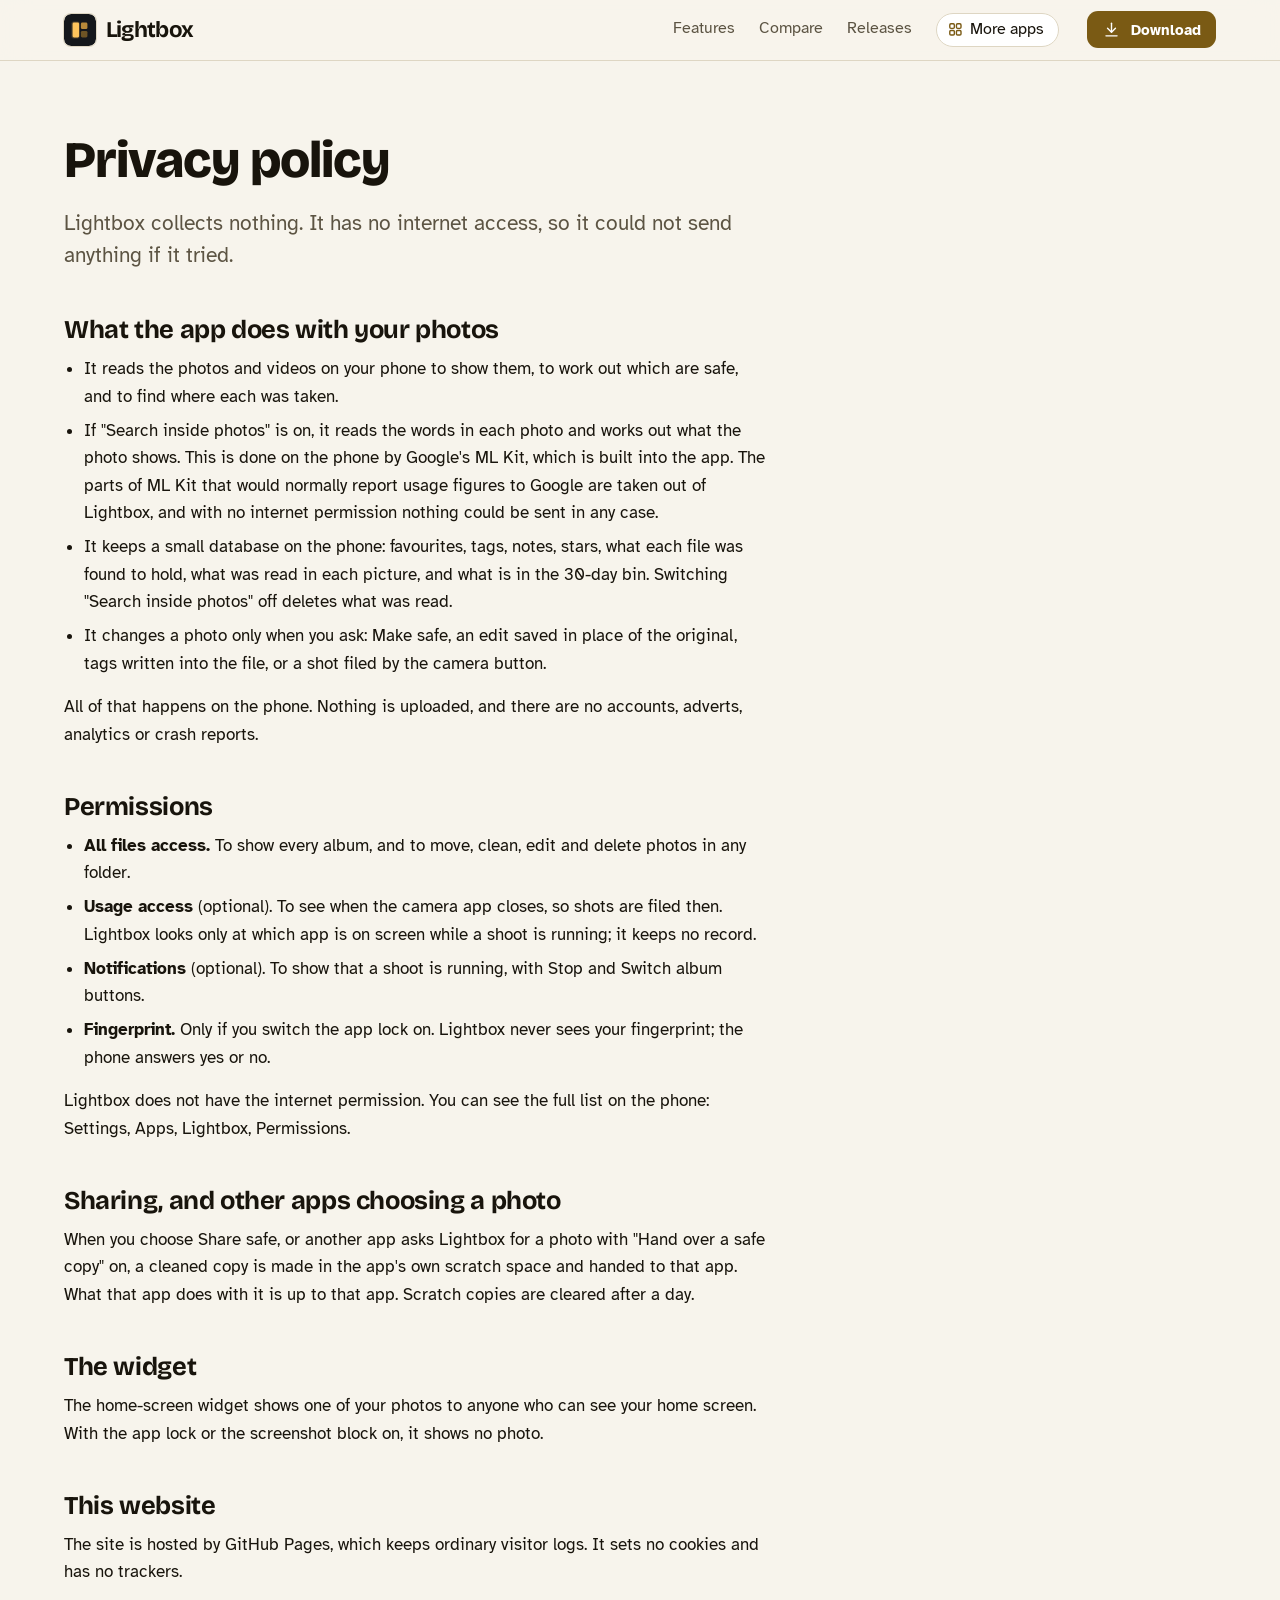
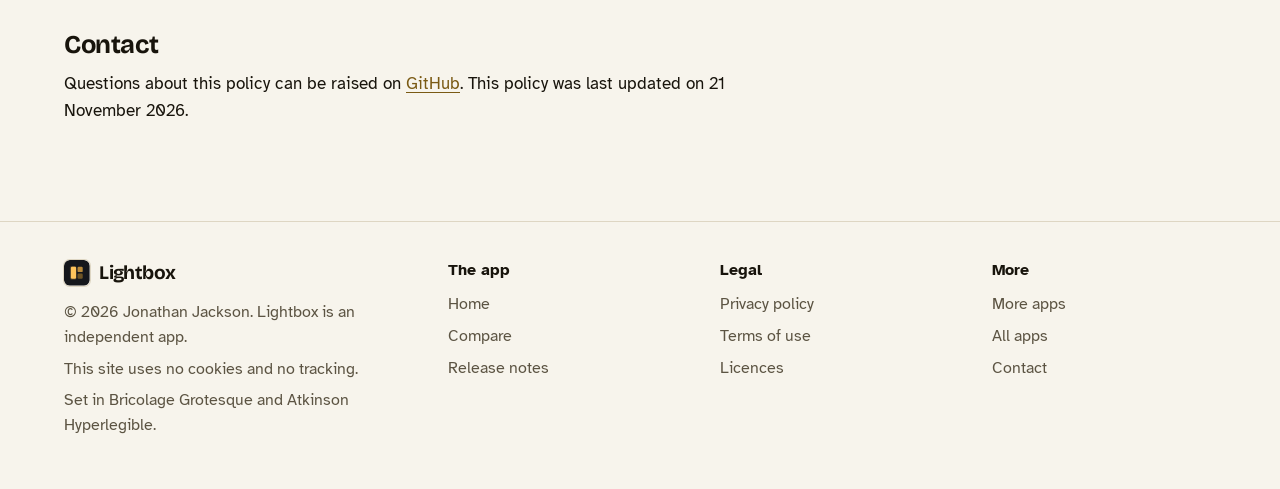
<file: privacy.html>
<!DOCTYPE html>
<html lang="en-GB">
<head>
<meta charset="utf-8">
<meta name="viewport" content="width=device-width, initial-scale=1">
<title>Lightbox privacy policy</title>
<meta name="description" content="What Lightbox does with your information: in short, it stays on your phone.">
<meta name="author" content="Jonathan Jackson">
<link rel="canonical" href="https://customgpter.github.io/lightbox/privacy.html">
<meta name="theme-color" content="#f7f4ec" media="(prefers-color-scheme: light)">
<meta name="theme-color" content="#0e0f12" media="(prefers-color-scheme: dark)">
<meta property="og:type" content="website">
<meta property="og:site_name" content="Lightbox">
<meta property="og:title" content="Lightbox privacy policy">
<meta property="og:description" content="What Lightbox does with your information: in short, it stays on your phone.">
<meta property="og:url" content="https://customgpter.github.io/lightbox/privacy.html">
<meta property="og:image" content="https://customgpter.github.io/lightbox/assets/og.png">
<meta property="og:image:width" content="1200">
<meta property="og:image:height" content="630">
<meta property="og:image:alt" content="Lightbox&#x27;s photo timeline grouped by day">
<meta property="og:locale" content="en_GB">
<meta name="twitter:card" content="summary_large_image">
<link rel="icon" href="./assets/favicon.svg" type="image/svg+xml">
<link rel="apple-touch-icon" href="./assets/apple-touch-icon.png">
<link rel="preload" href="./assets/fonts/bricolage-grotesque-latin.woff2" as="font" type="font/woff2" crossorigin>
<link rel="preload" href="./assets/fonts/atkinson-hyperlegible-latin-400-normal.woff2" as="font" type="font/woff2" crossorigin>
<link rel="stylesheet" href="./assets/site.css?v=1">
<link rel="stylesheet" href="./assets/house.css?v=1">
<link rel="stylesheet" href="./assets/apps-list.css?v=1">
<script src="./assets/apps-list.js?v=1" defer></script>
</head>
<body>
<a class="skip" href="#main">Skip to content</a>
<header class="masthead">
<div class="wrap">
<a class="brand" href="./" aria-label="Lightbox home"><svg viewBox="0 0 108 108" aria-hidden="true"><rect width="108" height="108" rx="24" fill="#15171c"/><path fill="#ffc45c" fill-opacity=".2" d="M32 25h14a7 7 0 0 1 7 7v44a7 7 0 0 1-7 7H32a7 7 0 0 1-7-7V32a7 7 0 0 1 7-7z"/><path fill="#ffc45c" d="M34 29h12a5 5 0 0 1 5 5v40a5 5 0 0 1-5 5H34a5 5 0 0 1-5-5V34a5 5 0 0 1 5-5z"/><path fill="#b8893a" d="M62 29h12a5 5 0 0 1 5 5v12a5 5 0 0 1-5 5H62a5 5 0 0 1-5-5V34a5 5 0 0 1 5-5z"/><path fill="#6e5425" d="M62 57h12a5 5 0 0 1 5 5v12a5 5 0 0 1-5 5H62a5 5 0 0 1-5-5V62a5 5 0 0 1 5-5z"/></svg><span>Lightbox</span></a>
<nav aria-label="Main"><ul><li><a href="./#features">Features</a></li><li><a href="./compare.html">Compare</a></li><li><a href="./releases.html">Releases</a></li><li><a class="more-apps" href="./more-apps.html"><svg class="ico" viewBox="0 0 24 24" aria-hidden="true"><rect x="4" y="4" width="6.5" height="6.5" rx="1.6"/><rect x="13.5" y="4" width="6.5" height="6.5" rx="1.6"/><rect x="4" y="13.5" width="6.5" height="6.5" rx="1.6"/><rect x="13.5" y="13.5" width="6.5" height="6.5" rx="1.6"/></svg>More apps</a></li></ul></nav>
<a class="button small" href="https://github.com/CustomGPTer/lightbox/releases/latest/download/Lightbox.apk"><svg class="ico" viewBox="0 0 24 24" aria-hidden="true"><path d="M12 4v11"/><path d="M7 10.5l5 5 5-5"/><path d="M5 20h14"/></svg>Download</a>
</div>
</header>
<main id="main" class="doc">
<div class="wrap">
<div class="measure">
<h1>Privacy policy</h1>
<p class="lede">Lightbox collects nothing. It has no internet access, so it could not send anything if it tried.</p>
<h2 id="what-the-app-does-with-your-photos">What the app does with your photos</h2><ul>
<li>It reads the photos and videos on your phone to show them, to work out which are safe, and to find where each was taken.</li>
<li>If "Search inside photos" is on, it reads the words in each photo and works out what the photo shows. This is done on the phone by Google's ML Kit, which is built into the app. The parts of ML Kit that would normally report usage figures to Google are taken out of Lightbox, and with no internet permission nothing could be sent in any case.</li>
<li>It keeps a small database on the phone: favourites, tags, notes, stars, what each file was found to hold, what was read in each picture, and what is in the 30-day bin. Switching "Search inside photos" off deletes what was read.</li>
<li>It changes a photo only when you ask: Make safe, an edit saved in place of the original, tags written into the file, or a shot filed by the camera button.</li>
</ul>
<p>All of that happens on the phone. Nothing is uploaded, and there are no accounts, adverts, analytics or crash reports.</p><h2 id="permissions">Permissions</h2><ul>
<li><strong>All files access.</strong> To show every album, and to move, clean, edit and delete photos in any folder.</li>
<li><strong>Usage access</strong> (optional). To see when the camera app closes, so shots are filed then. Lightbox looks only at which app is on screen while a shoot is running; it keeps no record.</li>
<li><strong>Notifications</strong> (optional). To show that a shoot is running, with Stop and Switch album buttons.</li>
<li><strong>Fingerprint.</strong> Only if you switch the app lock on. Lightbox never sees your fingerprint; the phone answers yes or no.</li>
</ul>
<p>Lightbox does not have the internet permission. You can see the full list on the phone: Settings, Apps, Lightbox, Permissions.</p><h2 id="sharing-and-other-apps-choosing-a-photo">Sharing, and other apps choosing a photo</h2><p>When you choose Share safe, or another app asks Lightbox for a photo with "Hand over a safe copy" on, a cleaned copy is made in the app's own scratch space and handed to that app. What that app does with it is up to that app. Scratch copies are cleared after a day.</p><h2 id="the-widget">The widget</h2><p>The home-screen widget shows one of your photos to anyone who can see your home screen. With the app lock or the screenshot block on, it shows no photo.</p><h2 id="this-website">This website</h2><p>The site is hosted by GitHub Pages, which keeps ordinary visitor logs. It sets no cookies and has no trackers.</p>
<h2 id="contact">Contact</h2>
<p>Questions about this policy can be raised on <a href="https://github.com/CustomGPTer/lightbox/issues">GitHub</a>. This policy was last updated on 21 November 2026.</p>
</div>
</div>
</main>
<footer class="colophon">
<div class="wrap">
<div>
<a class="brand" href="./" aria-label="Lightbox home"><svg viewBox="0 0 108 108" aria-hidden="true"><rect width="108" height="108" rx="24" fill="#15171c"/><path fill="#ffc45c" fill-opacity=".2" d="M32 25h14a7 7 0 0 1 7 7v44a7 7 0 0 1-7 7H32a7 7 0 0 1-7-7V32a7 7 0 0 1 7-7z"/><path fill="#ffc45c" d="M34 29h12a5 5 0 0 1 5 5v40a5 5 0 0 1-5 5H34a5 5 0 0 1-5-5V34a5 5 0 0 1 5-5z"/><path fill="#b8893a" d="M62 29h12a5 5 0 0 1 5 5v12a5 5 0 0 1-5 5H62a5 5 0 0 1-5-5V34a5 5 0 0 1 5-5z"/><path fill="#6e5425" d="M62 57h12a5 5 0 0 1 5 5v12a5 5 0 0 1-5 5H62a5 5 0 0 1-5-5V62a5 5 0 0 1 5-5z"/></svg><span>Lightbox</span></a>
<p>&copy; 2026 Jonathan Jackson. Lightbox is an independent app.</p>
<p>This site uses no cookies and no tracking.</p>
<p>Set in Bricolage Grotesque and Atkinson Hyperlegible.</p>
</div>
<nav aria-label="The app"><h2>The app</h2><ul>
<li><a href="./">Home</a></li>
<li><a href="./compare.html">Compare</a></li>
<li><a href="./releases.html">Release notes</a></li>

</ul></nav>
<nav aria-label="Legal"><h2>Legal</h2><ul>
<li><a href="./privacy.html">Privacy policy</a></li>
<li><a href="./terms.html">Terms of use</a></li>
<li><a href="./licences.html">Licences</a></li>
</ul></nav>
<nav aria-label="More"><h2>More</h2><ul>
<li><a href="./more-apps.html">More apps</a></li>
<li><a href="https://customgpter.github.io/">All apps</a></li>
<li><a href="https://github.com/CustomGPTer/lightbox/issues">Contact</a></li>
</ul></nav>
</div>
</footer>
</body>
</html>
</file>
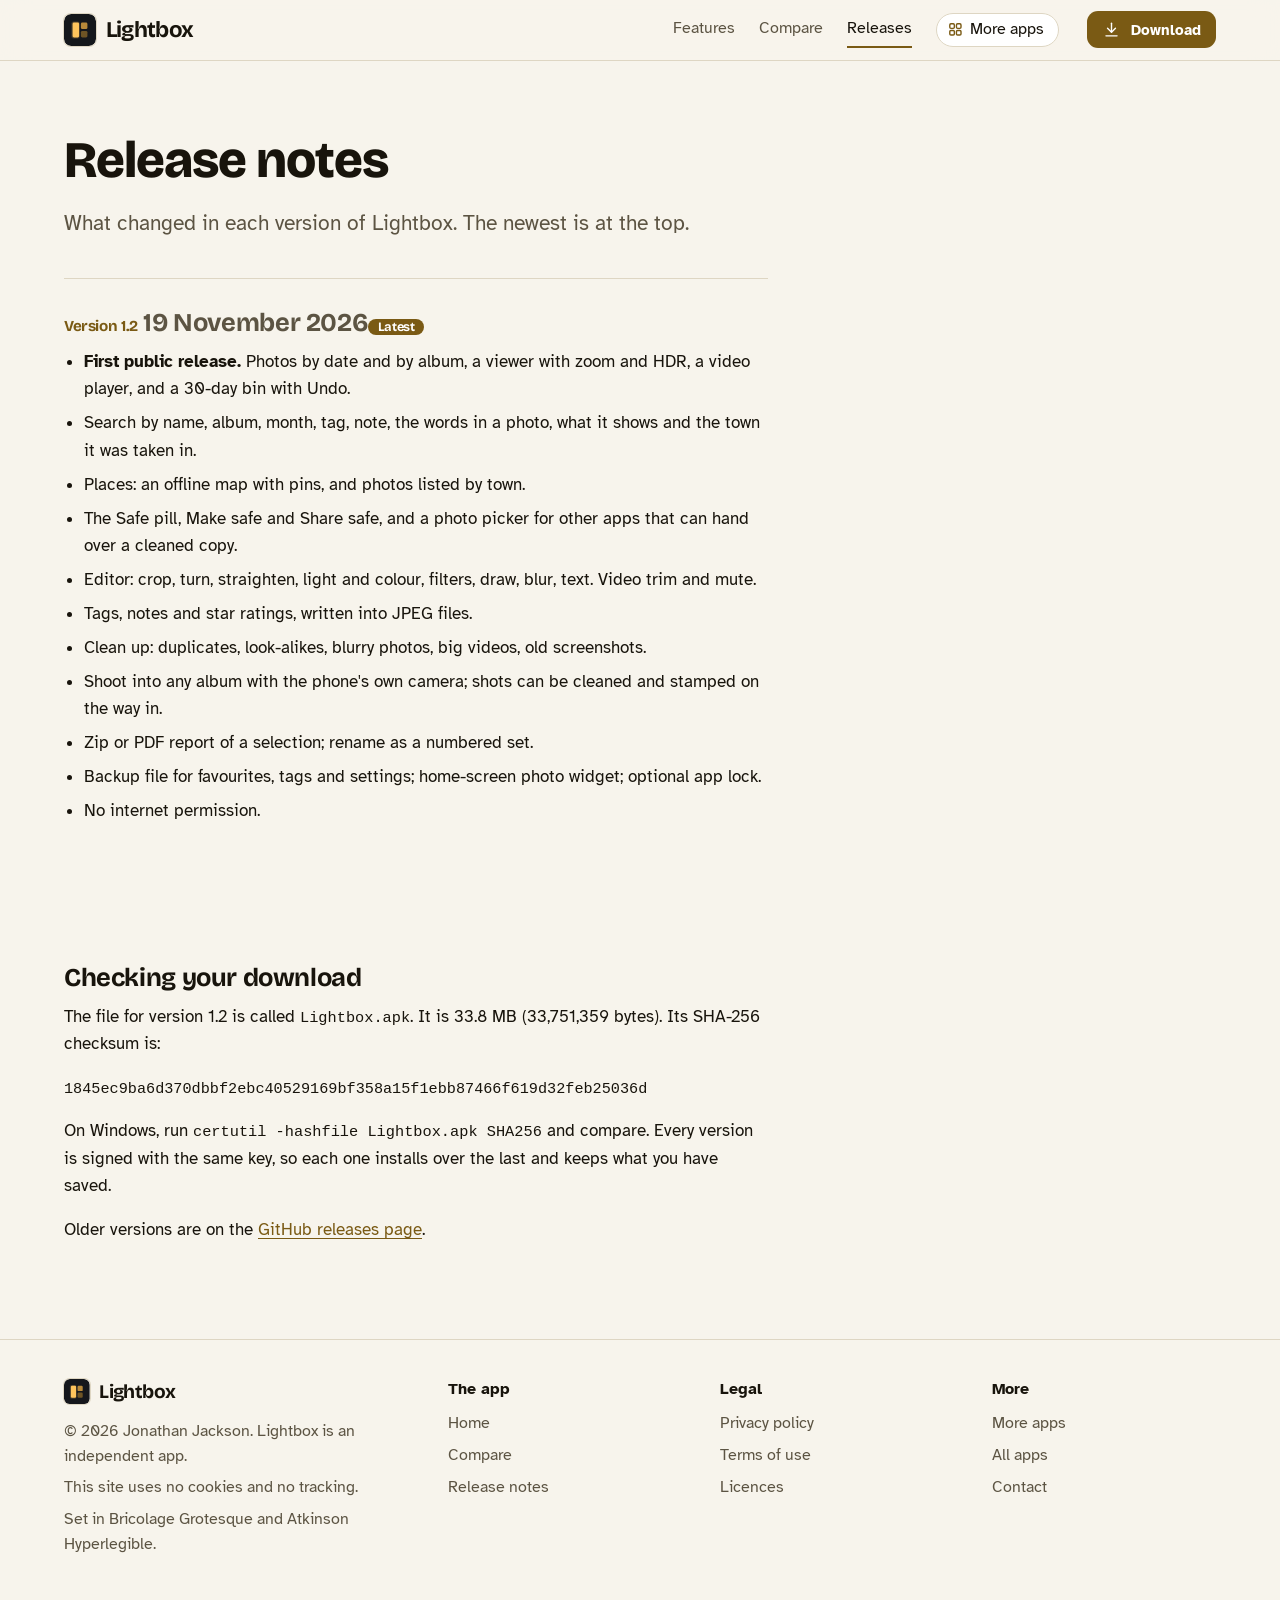
<file: releases.html>
<!DOCTYPE html>
<html lang="en-GB">
<head>
<meta charset="utf-8">
<meta name="viewport" content="width=device-width, initial-scale=1">
<title>Lightbox release notes</title>
<meta name="description" content="What changed in each version of Lightbox, with the file size and checksum to check your download.">
<meta name="author" content="Jonathan Jackson">
<link rel="canonical" href="https://customgpter.github.io/lightbox/releases.html">
<meta name="theme-color" content="#f7f4ec" media="(prefers-color-scheme: light)">
<meta name="theme-color" content="#0e0f12" media="(prefers-color-scheme: dark)">
<meta property="og:type" content="website">
<meta property="og:site_name" content="Lightbox">
<meta property="og:title" content="Lightbox release notes">
<meta property="og:description" content="What changed in each version of Lightbox, with the file size and checksum to check your download.">
<meta property="og:url" content="https://customgpter.github.io/lightbox/releases.html">
<meta property="og:image" content="https://customgpter.github.io/lightbox/assets/og.png">
<meta property="og:image:width" content="1200">
<meta property="og:image:height" content="630">
<meta property="og:image:alt" content="Lightbox&#x27;s photo timeline grouped by day">
<meta property="og:locale" content="en_GB">
<meta name="twitter:card" content="summary_large_image">
<link rel="icon" href="./assets/favicon.svg" type="image/svg+xml">
<link rel="apple-touch-icon" href="./assets/apple-touch-icon.png">
<link rel="preload" href="./assets/fonts/bricolage-grotesque-latin.woff2" as="font" type="font/woff2" crossorigin>
<link rel="preload" href="./assets/fonts/atkinson-hyperlegible-latin-400-normal.woff2" as="font" type="font/woff2" crossorigin>
<link rel="stylesheet" href="./assets/site.css?v=1">
<link rel="stylesheet" href="./assets/house.css?v=1">
<link rel="stylesheet" href="./assets/apps-list.css?v=1">
<script src="./assets/apps-list.js?v=1" defer></script>
</head>
<body>
<a class="skip" href="#main">Skip to content</a>
<header class="masthead">
<div class="wrap">
<a class="brand" href="./" aria-label="Lightbox home"><svg viewBox="0 0 108 108" aria-hidden="true"><rect width="108" height="108" rx="24" fill="#15171c"/><path fill="#ffc45c" fill-opacity=".2" d="M32 25h14a7 7 0 0 1 7 7v44a7 7 0 0 1-7 7H32a7 7 0 0 1-7-7V32a7 7 0 0 1 7-7z"/><path fill="#ffc45c" d="M34 29h12a5 5 0 0 1 5 5v40a5 5 0 0 1-5 5H34a5 5 0 0 1-5-5V34a5 5 0 0 1 5-5z"/><path fill="#b8893a" d="M62 29h12a5 5 0 0 1 5 5v12a5 5 0 0 1-5 5H62a5 5 0 0 1-5-5V34a5 5 0 0 1 5-5z"/><path fill="#6e5425" d="M62 57h12a5 5 0 0 1 5 5v12a5 5 0 0 1-5 5H62a5 5 0 0 1-5-5V62a5 5 0 0 1 5-5z"/></svg><span>Lightbox</span></a>
<nav aria-label="Main"><ul><li><a href="./#features">Features</a></li><li><a href="./compare.html">Compare</a></li><li><a href="./releases.html" aria-current="page">Releases</a></li><li><a class="more-apps" href="./more-apps.html"><svg class="ico" viewBox="0 0 24 24" aria-hidden="true"><rect x="4" y="4" width="6.5" height="6.5" rx="1.6"/><rect x="13.5" y="4" width="6.5" height="6.5" rx="1.6"/><rect x="4" y="13.5" width="6.5" height="6.5" rx="1.6"/><rect x="13.5" y="13.5" width="6.5" height="6.5" rx="1.6"/></svg>More apps</a></li></ul></nav>
<a class="button small" href="https://github.com/CustomGPTer/lightbox/releases/latest/download/Lightbox.apk"><svg class="ico" viewBox="0 0 24 24" aria-hidden="true"><path d="M12 4v11"/><path d="M7 10.5l5 5 5-5"/><path d="M5 20h14"/></svg>Download</a>
</div>
</header>
<main id="main" class="doc">
<div class="wrap">
<div class="measure">
<h1>Release notes</h1>
<p class="lede">What changed in each version of Lightbox. The newest is at the top.</p>
<section class="release" id="v1.2"><h2><span class="ver">Version 1.2</span> <span class="when">19 November 2026</span><span class="tag">Latest</span></h2><ul><li><b>First public release.</b> Photos by date and by album, a viewer with zoom and HDR, a video player, and a 30-day bin with Undo.</li><li>Search by name, album, month, tag, note, the words in a photo, what it shows and the town it was taken in.</li><li>Places: an offline map with pins, and photos listed by town.</li><li>The Safe pill, Make safe and Share safe, and a photo picker for other apps that can hand over a cleaned copy.</li><li>Editor: crop, turn, straighten, light and colour, filters, draw, blur, text. Video trim and mute.</li><li>Tags, notes and star ratings, written into JPEG files.</li><li>Clean up: duplicates, look-alikes, blurry photos, big videos, old screenshots.</li><li>Shoot into any album with the phone's own camera; shots can be cleaned and stamped on the way in.</li><li>Zip or PDF report of a selection; rename as a numbered set.</li><li>Backup file for favourites, tags and settings; home-screen photo widget; optional app lock.</li><li>No internet permission.</li></ul></section>
<h2 id="checking">Checking your download</h2>
<p>The file for version 1.2 is called <code>Lightbox.apk</code>. It is 33.8 MB (33,751,359 bytes). Its SHA-256 checksum is:</p>
<p><code class="sum">1845ec9ba6d370dbbf2ebc40529169bf358a15f1ebb87466f619d32feb25036d</code></p>
<p>On Windows, run <code>certutil -hashfile Lightbox.apk SHA256</code> and compare. Every version is signed with the same key, so each one installs over the last and keeps what you have saved.</p>
<p>Older versions are on the <a href="https://github.com/CustomGPTer/lightbox/releases">GitHub releases page</a>.</p>
</div>
</div>
</main>
<footer class="colophon">
<div class="wrap">
<div>
<a class="brand" href="./" aria-label="Lightbox home"><svg viewBox="0 0 108 108" aria-hidden="true"><rect width="108" height="108" rx="24" fill="#15171c"/><path fill="#ffc45c" fill-opacity=".2" d="M32 25h14a7 7 0 0 1 7 7v44a7 7 0 0 1-7 7H32a7 7 0 0 1-7-7V32a7 7 0 0 1 7-7z"/><path fill="#ffc45c" d="M34 29h12a5 5 0 0 1 5 5v40a5 5 0 0 1-5 5H34a5 5 0 0 1-5-5V34a5 5 0 0 1 5-5z"/><path fill="#b8893a" d="M62 29h12a5 5 0 0 1 5 5v12a5 5 0 0 1-5 5H62a5 5 0 0 1-5-5V34a5 5 0 0 1 5-5z"/><path fill="#6e5425" d="M62 57h12a5 5 0 0 1 5 5v12a5 5 0 0 1-5 5H62a5 5 0 0 1-5-5V62a5 5 0 0 1 5-5z"/></svg><span>Lightbox</span></a>
<p>&copy; 2026 Jonathan Jackson. Lightbox is an independent app.</p>
<p>This site uses no cookies and no tracking.</p>
<p>Set in Bricolage Grotesque and Atkinson Hyperlegible.</p>
</div>
<nav aria-label="The app"><h2>The app</h2><ul>
<li><a href="./">Home</a></li>
<li><a href="./compare.html">Compare</a></li>
<li><a href="./releases.html">Release notes</a></li>

</ul></nav>
<nav aria-label="Legal"><h2>Legal</h2><ul>
<li><a href="./privacy.html">Privacy policy</a></li>
<li><a href="./terms.html">Terms of use</a></li>
<li><a href="./licences.html">Licences</a></li>
</ul></nav>
<nav aria-label="More"><h2>More</h2><ul>
<li><a href="./more-apps.html">More apps</a></li>
<li><a href="https://customgpter.github.io/">All apps</a></li>
<li><a href="https://github.com/CustomGPTer/lightbox/issues">Contact</a></li>
</ul></nav>
</div>
</footer>
</body>
</html>
</file>
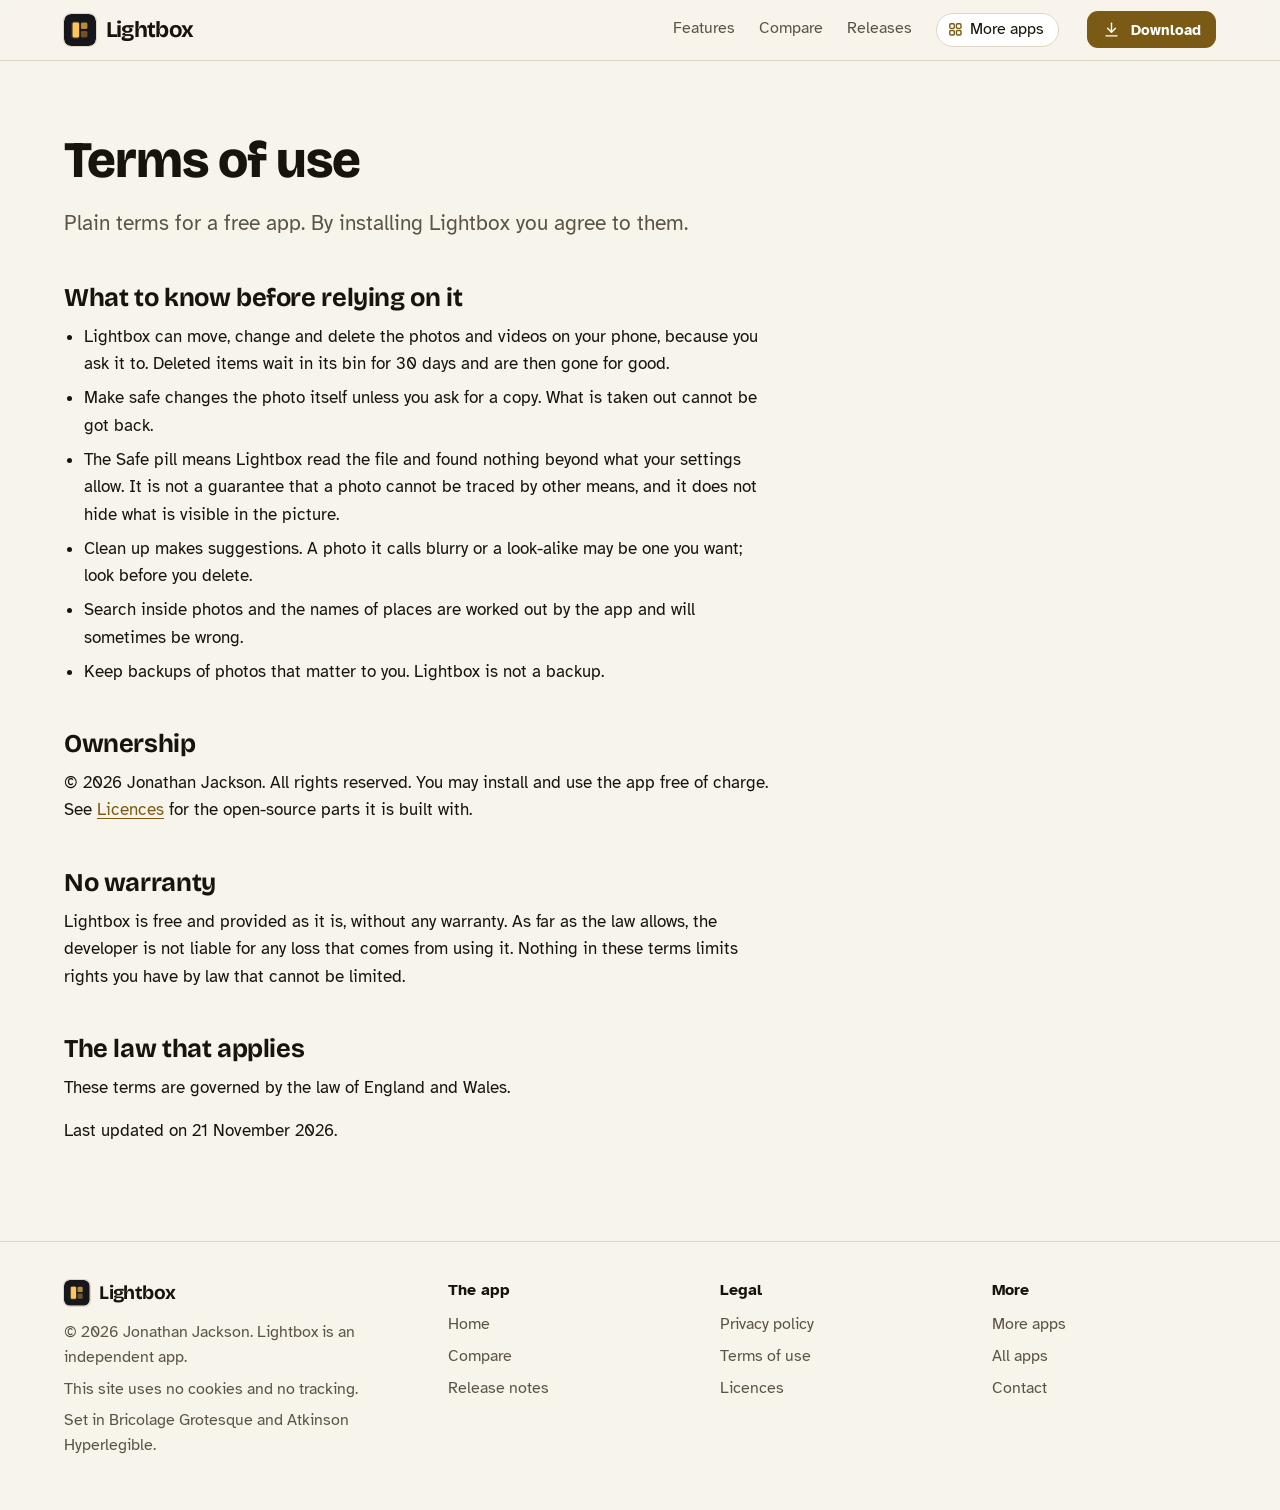
<file: terms.html>
<!DOCTYPE html>
<html lang="en-GB">
<head>
<meta charset="utf-8">
<meta name="viewport" content="width=device-width, initial-scale=1">
<title>Lightbox terms of use</title>
<meta name="description" content="The terms for using Lightbox.">
<meta name="author" content="Jonathan Jackson">
<link rel="canonical" href="https://customgpter.github.io/lightbox/terms.html">
<meta name="theme-color" content="#f7f4ec" media="(prefers-color-scheme: light)">
<meta name="theme-color" content="#0e0f12" media="(prefers-color-scheme: dark)">
<meta property="og:type" content="website">
<meta property="og:site_name" content="Lightbox">
<meta property="og:title" content="Lightbox terms of use">
<meta property="og:description" content="The terms for using Lightbox.">
<meta property="og:url" content="https://customgpter.github.io/lightbox/terms.html">
<meta property="og:image" content="https://customgpter.github.io/lightbox/assets/og.png">
<meta property="og:image:width" content="1200">
<meta property="og:image:height" content="630">
<meta property="og:image:alt" content="Lightbox&#x27;s photo timeline grouped by day">
<meta property="og:locale" content="en_GB">
<meta name="twitter:card" content="summary_large_image">
<link rel="icon" href="./assets/favicon.svg" type="image/svg+xml">
<link rel="apple-touch-icon" href="./assets/apple-touch-icon.png">
<link rel="preload" href="./assets/fonts/bricolage-grotesque-latin.woff2" as="font" type="font/woff2" crossorigin>
<link rel="preload" href="./assets/fonts/atkinson-hyperlegible-latin-400-normal.woff2" as="font" type="font/woff2" crossorigin>
<link rel="stylesheet" href="./assets/site.css?v=1">
<link rel="stylesheet" href="./assets/house.css?v=1">
<link rel="stylesheet" href="./assets/apps-list.css?v=1">
<script src="./assets/apps-list.js?v=1" defer></script>
</head>
<body>
<a class="skip" href="#main">Skip to content</a>
<header class="masthead">
<div class="wrap">
<a class="brand" href="./" aria-label="Lightbox home"><svg viewBox="0 0 108 108" aria-hidden="true"><rect width="108" height="108" rx="24" fill="#15171c"/><path fill="#ffc45c" fill-opacity=".2" d="M32 25h14a7 7 0 0 1 7 7v44a7 7 0 0 1-7 7H32a7 7 0 0 1-7-7V32a7 7 0 0 1 7-7z"/><path fill="#ffc45c" d="M34 29h12a5 5 0 0 1 5 5v40a5 5 0 0 1-5 5H34a5 5 0 0 1-5-5V34a5 5 0 0 1 5-5z"/><path fill="#b8893a" d="M62 29h12a5 5 0 0 1 5 5v12a5 5 0 0 1-5 5H62a5 5 0 0 1-5-5V34a5 5 0 0 1 5-5z"/><path fill="#6e5425" d="M62 57h12a5 5 0 0 1 5 5v12a5 5 0 0 1-5 5H62a5 5 0 0 1-5-5V62a5 5 0 0 1 5-5z"/></svg><span>Lightbox</span></a>
<nav aria-label="Main"><ul><li><a href="./#features">Features</a></li><li><a href="./compare.html">Compare</a></li><li><a href="./releases.html">Releases</a></li><li><a class="more-apps" href="./more-apps.html"><svg class="ico" viewBox="0 0 24 24" aria-hidden="true"><rect x="4" y="4" width="6.5" height="6.5" rx="1.6"/><rect x="13.5" y="4" width="6.5" height="6.5" rx="1.6"/><rect x="4" y="13.5" width="6.5" height="6.5" rx="1.6"/><rect x="13.5" y="13.5" width="6.5" height="6.5" rx="1.6"/></svg>More apps</a></li></ul></nav>
<a class="button small" href="https://github.com/CustomGPTer/lightbox/releases/latest/download/Lightbox.apk"><svg class="ico" viewBox="0 0 24 24" aria-hidden="true"><path d="M12 4v11"/><path d="M7 10.5l5 5 5-5"/><path d="M5 20h14"/></svg>Download</a>
</div>
</header>
<main id="main" class="doc">
<div class="wrap">
<div class="measure">
<h1>Terms of use</h1>
<p class="lede">Plain terms for a free app. By installing Lightbox you agree to them.</p>
<h2 id="what-to-know-before-relying-on-it">What to know before relying on it</h2><ul>
<li>Lightbox can move, change and delete the photos and videos on your phone, because you ask it to. Deleted items wait in its bin for 30 days and are then gone for good.</li>
<li>Make safe changes the photo itself unless you ask for a copy. What is taken out cannot be got back.</li>
<li>The Safe pill means Lightbox read the file and found nothing beyond what your settings allow. It is not a guarantee that a photo cannot be traced by other means, and it does not hide what is visible in the picture.</li>
<li>Clean up makes suggestions. A photo it calls blurry or a look-alike may be one you want; look before you delete.</li>
<li>Search inside photos and the names of places are worked out by the app and will sometimes be wrong.</li>
<li>Keep backups of photos that matter to you. Lightbox is not a backup.</li>
</ul><h2 id="ownership">Ownership</h2><p>© 2026 Jonathan Jackson. All rights reserved. You may install and use the app free of charge. See <a href="licences.html">Licences</a> for the open-source parts it is built with.</p>
<p></p>
<p class="small"></p>
<h2 id="no-warranty">No warranty</h2>
<p>Lightbox is free and provided as it is, without any warranty. As far as the law allows, the developer is not liable for any loss that comes from using it. Nothing in these terms limits rights you have by law that cannot be limited.</p>
<h2 id="governing">The law that applies</h2>
<p>These terms are governed by the law of England and Wales.</p>
<p>Last updated on 21 November 2026.</p>
</div>
</div>
</main>
<footer class="colophon">
<div class="wrap">
<div>
<a class="brand" href="./" aria-label="Lightbox home"><svg viewBox="0 0 108 108" aria-hidden="true"><rect width="108" height="108" rx="24" fill="#15171c"/><path fill="#ffc45c" fill-opacity=".2" d="M32 25h14a7 7 0 0 1 7 7v44a7 7 0 0 1-7 7H32a7 7 0 0 1-7-7V32a7 7 0 0 1 7-7z"/><path fill="#ffc45c" d="M34 29h12a5 5 0 0 1 5 5v40a5 5 0 0 1-5 5H34a5 5 0 0 1-5-5V34a5 5 0 0 1 5-5z"/><path fill="#b8893a" d="M62 29h12a5 5 0 0 1 5 5v12a5 5 0 0 1-5 5H62a5 5 0 0 1-5-5V34a5 5 0 0 1 5-5z"/><path fill="#6e5425" d="M62 57h12a5 5 0 0 1 5 5v12a5 5 0 0 1-5 5H62a5 5 0 0 1-5-5V62a5 5 0 0 1 5-5z"/></svg><span>Lightbox</span></a>
<p>&copy; 2026 Jonathan Jackson. Lightbox is an independent app.</p>
<p>This site uses no cookies and no tracking.</p>
<p>Set in Bricolage Grotesque and Atkinson Hyperlegible.</p>
</div>
<nav aria-label="The app"><h2>The app</h2><ul>
<li><a href="./">Home</a></li>
<li><a href="./compare.html">Compare</a></li>
<li><a href="./releases.html">Release notes</a></li>

</ul></nav>
<nav aria-label="Legal"><h2>Legal</h2><ul>
<li><a href="./privacy.html">Privacy policy</a></li>
<li><a href="./terms.html">Terms of use</a></li>
<li><a href="./licences.html">Licences</a></li>
</ul></nav>
<nav aria-label="More"><h2>More</h2><ul>
<li><a href="./more-apps.html">More apps</a></li>
<li><a href="https://customgpter.github.io/">All apps</a></li>
<li><a href="https://github.com/CustomGPTer/lightbox/issues">Contact</a></li>
</ul></nav>
</div>
</footer>
</body>
</html>
</file>
<file: assets/site.css>
@font-face{font-family:"Bricolage Grotesque";src:url("fonts/bricolage-grotesque-latin.woff2") format("woff2");font-weight:200 800;font-style:normal;font-display:swap}
@font-face{font-family:"Atkinson Hyperlegible";src:url("fonts/atkinson-hyperlegible-latin-400-normal.woff2") format("woff2");font-weight:400;font-style:normal;font-display:swap}
@font-face{font-family:"Atkinson Hyperlegible";src:url("fonts/atkinson-hyperlegible-latin-700-normal.woff2") format("woff2");font-weight:700;font-style:normal;font-display:swap}

/* Daylight page, night-time camera. The lamp colour is kept for the one thing to press and for what the camera has seen. */
:root{
  --page:#f2f5f9; --panel:#ffffff; --raised:#e8edf3; --ink:#0d1a2b; --soft:#465468; --rule:#d2dae4;
  --accent:#0a6a55; --accent-ink:#ffffff; --warn:#8a5200; --rec:#d3302f;
  --lamp:#ffb347; --lamp-ink:#231400; --lamp-text:#8a5200;
  --night:#09111e; --night-2:#111d30; --night-3:#1a2a43; --night-ink:#eaf0f8; --night-soft:#9fb0c7; --night-rule:#24364f; --iris:#55d6ab;
  --display:"Bricolage Grotesque","Atkinson Hyperlegible",system-ui,sans-serif;
  --sans:"Atkinson Hyperlegible",system-ui,-apple-system,"Segoe UI",Roboto,sans-serif;
  --mono:ui-monospace,SFMono-Regular,Menlo,Consolas,"Liberation Mono",monospace;
  color-scheme:light dark;
}
@media (prefers-color-scheme:dark){
  :root{--page:#0a111b; --panel:#111a27; --raised:#182434; --ink:#e9eef5; --soft:#a0aec0; --rule:#243247;
    --accent:#55d6ab; --accent-ink:#00281d; --warn:#ffb347; --rec:#ff6163; --lamp-text:#ffb347}
}

*,*::before,*::after{box-sizing:border-box}
html{-webkit-text-size-adjust:100%;scroll-behavior:smooth;scroll-padding-top:5.5rem}
@media (prefers-reduced-motion:reduce){html{scroll-behavior:auto}}
body{margin:0;background:var(--page);color:var(--ink);font:400 1.0625rem/1.62 var(--sans);text-rendering:optimizeLegibility;-webkit-font-smoothing:antialiased}
img,svg{max-width:100%;display:block}
a{color:var(--accent);text-decoration-thickness:.07em;text-underline-offset:.2em}
a:hover{text-decoration-thickness:.13em}
:focus-visible{outline:3px solid var(--lamp);outline-offset:3px;border-radius:6px}
code{font:.9em/1 var(--mono);overflow-wrap:anywhere}
h1,h2,h3{font-family:var(--display);font-weight:700;letter-spacing:-.015em;line-height:1.08;margin:0;text-wrap:balance}
p{margin:0 0 1rem}
.skip{position:absolute;left:-999px;top:0;background:var(--ink);color:var(--page);padding:.6rem 1rem;z-index:30;border-radius:0 0 8px 0}
.skip:focus{left:0}
.sr{position:absolute;width:1px;height:1px;overflow:hidden;clip-path:inset(50%);white-space:nowrap}
.wrap{width:min(72rem,100% - 2.5rem);margin-inline:auto}
.measure{max-width:44rem}
.ico{width:1.25em;height:1.25em;flex:none;fill:none;stroke:currentColor;stroke-width:1.75;stroke-linecap:round;stroke-linejoin:round}

/* ---------- masthead */
.masthead{position:sticky;top:0;z-index:20;background:color-mix(in srgb,var(--page) 88%,transparent);-webkit-backdrop-filter:blur(14px) saturate(1.3);backdrop-filter:blur(14px) saturate(1.3);border-bottom:1px solid var(--rule)}
.masthead .wrap{display:flex;flex-wrap:wrap;align-items:center;gap:.35rem 1.75rem;padding-block:.7rem}
.brand{display:inline-flex;align-items:center;gap:.6rem;font:700 1.4rem/1 var(--display);letter-spacing:-.03em;color:var(--ink);text-decoration:none;margin-right:auto}
.brand svg{width:2rem;height:2rem;flex:none;border-radius:.5rem;box-shadow:0 0 0 1px var(--rule)}
.masthead nav ul{display:flex;flex-wrap:wrap;align-items:center;gap:.15rem 1.5rem;list-style:none;margin:0;padding:0;font-size:1rem;line-height:1.3}
.masthead nav a{display:inline-flex;align-items:center;gap:.4rem;color:var(--soft);text-decoration:none;padding-block:.45rem;border-bottom:2px solid transparent}
.masthead nav a:hover{color:var(--ink)}
.masthead nav a[aria-current="page"]{color:var(--ink);border-bottom-color:var(--lamp)}
.masthead nav a.more-apps{color:var(--ink);border:1px solid var(--rule);border-radius:999px;padding:.34rem .85rem .34rem .65rem;background:var(--panel)}
.masthead nav a.more-apps .ico{width:1.05em;height:1.05em;color:var(--accent);stroke-width:2}
.masthead nav a.more-apps:hover,.masthead nav a.more-apps[aria-current="page"]{border-color:var(--accent)}
.button{display:inline-flex;align-items:center;gap:.6rem;background:var(--lamp);color:var(--lamp-ink);font:700 1.08rem/1.2 var(--sans);text-decoration:none;padding:.95rem 1.5rem;border-radius:14px;box-shadow:0 1px 0 rgba(255,255,255,.45) inset,0 12px 24px -14px rgba(138,82,0,.9)}
.button:hover{background:#ffc56e}
.button:active{transform:translateY(1px)}
.button.small{font-size:.95rem;padding:.55rem .95rem;border-radius:11px;box-shadow:none}
.button.quiet{background:none;box-shadow:none;border:1px solid var(--rule);color:var(--ink)}
.button.quiet:hover{border-color:var(--ink);background:none}
@media (max-width:52rem){
  .masthead nav{order:3;flex:1 0 100%}
  .masthead nav ul{gap:.1rem .85rem;font-size:.95rem}
  .masthead nav .wide{display:none}
}
@media (max-width:24rem){.masthead nav a.more-apps .ico{display:none}.masthead nav a.more-apps{padding-inline:.7rem}}

/* ---------- hero */
.hero{padding-block:clamp(2.2rem,6vw,4.75rem) clamp(2.5rem,6vw,4.5rem);overflow:hidden}
.hero-grid{display:grid;gap:clamp(2.25rem,5vw,4rem);align-items:center}
@media (min-width:62rem){.hero-grid{grid-template-columns:minmax(0,11fr) minmax(0,10fr)}}
.hero h1{font-size:clamp(2.6rem,6vw,4.25rem);font-weight:800;line-height:1;letter-spacing:-.022em;margin-bottom:1.5rem}
.lede{font-size:clamp(1.14rem,2vw,1.3rem);line-height:1.55;color:var(--soft);margin:0 0 1rem;max-width:34rem}
.get{display:flex;flex-wrap:wrap;align-items:center;gap:.9rem 1.5rem;margin:1.8rem 0 1.1rem}
.get .aside{font-weight:700;color:var(--ink)}
.facts{font-size:.98rem;line-height:1.5;color:var(--soft);margin:0 0 .5rem;max-width:36rem}
.pills{display:flex;flex-wrap:wrap;gap:.45rem;list-style:none;margin:0 0 1rem;padding:0;font-size:.95rem}
.pills li{border:1px solid var(--rule);border-radius:999px;padding:.22rem .8rem;background:var(--panel);color:var(--soft)}

/* the monitor: the camera's view, the day beneath it, and the alert it sends */
.monitor{position:relative;max-width:36rem;margin-inline:auto;width:100%;padding-bottom:3.1rem}
@media (min-width:62rem){.monitor{margin-inline:auto 0}}
.screen{position:relative;background:var(--night);border-radius:22px;padding:.6rem;box-shadow:0 0 0 1px var(--night-rule),0 30px 60px -30px rgba(9,17,30,.75)}
.cam{position:relative;border-radius:15px;overflow:hidden;aspect-ratio:16/10;background:#0b1626}
.cam svg{width:100%;height:100%}
.cam text{font:700 15px var(--sans);fill:#231400}
.hud{position:absolute;display:inline-flex;align-items:center;gap:.4rem;font:700 .76rem/1 var(--sans);color:var(--night-ink);background:rgba(6,12,22,.62);border-radius:999px;padding:.38rem .65rem;letter-spacing:.01em}
.hud i{width:.5rem;height:.5rem;border-radius:50%;background:var(--iris)}
.hud.watching{left:.7rem;top:.7rem}
.hud.rec{right:.7rem;top:.7rem}
.hud.rec i{background:#ff5a5c}
.hud.stamp{left:.7rem;bottom:.7rem;font:400 .74rem/1 var(--mono);border-radius:6px;color:#d5deea}
.hud.place{right:.7rem;bottom:.7rem;border-radius:6px;font-weight:400;color:#d5deea}
.day{padding:.85rem .55rem 2rem;color:var(--night-soft);font-size:.8rem;line-height:1.2}
.day-head{display:flex;justify-content:space-between;margin-bottom:.6rem}
.day-head b{color:var(--night-ink)}
.track{position:relative;height:1.5rem;border-radius:7px;background:repeating-linear-gradient(90deg,var(--night-3) 0 1px,transparent 1px calc(100% / 24)),var(--night-2);box-shadow:inset 0 0 0 1px var(--night-rule)}
.ev{position:absolute;top:3px;bottom:3px;width:max(5px,1.1%);border-radius:3px;background:var(--iris);left:var(--at)}
.ev.seen{background:var(--lamp)}
.now{position:absolute;top:-4px;bottom:-4px;left:var(--at);width:2px;background:var(--night-ink);border-radius:2px}
.hours{display:flex;justify-content:space-between;margin-top:.4rem;font-size:.72rem}
.alert{position:absolute;right:-.4rem;bottom:0;display:flex;align-items:center;gap:.75rem;width:min(19rem,88%);background:var(--panel);color:var(--ink);border:1px solid var(--rule);border-radius:16px;padding:.65rem .8rem;box-shadow:0 18px 36px -18px rgba(9,17,30,.55)}
.alert .thumb{flex:none;width:3.1rem;height:3.1rem;border-radius:10px;background:linear-gradient(160deg,#16263d,#0b1626);position:relative;overflow:hidden}
.alert .thumb::before{content:"";position:absolute;left:50%;bottom:0;width:38%;height:62%;translate:-50% 0;border-radius:40% 40% 0 0;background:#6f86a6}
.alert .thumb::after{content:"";position:absolute;left:50%;top:14%;width:26%;aspect-ratio:1;translate:-50% 0;border-radius:50%;background:#8ea4c2}
.alert b{display:block;font-size:.98rem;line-height:1.25}
.alert span{display:block;font-size:.86rem;color:var(--soft);line-height:1.3}
.alert .dot{flex:none;width:.6rem;height:.6rem;border-radius:50%;background:var(--lamp);margin-left:auto;box-shadow:0 0 0 4px color-mix(in srgb,var(--lamp) 25%,transparent)}
@media (max-width:26rem){.alert{right:0}}
@media (prefers-reduced-motion:no-preference){
  .cam .spill{animation:vg-in .9s ease-out .25s both}
  .cam .who{animation:vg-step .9s cubic-bezier(.2,.8,.25,1) .9s both}
  .cam .mark{animation:vg-lock .45s cubic-bezier(.3,1.4,.5,1) 1.7s both;transform-box:fill-box;transform-origin:center}
  .hud.rec{animation:vg-in .3s ease-out 2.05s both}
  .hud.rec i{animation:vg-blink 1.2s steps(2,jump-none) 2.3s 4}
  .ev.seen,.now{animation:vg-pop .4s cubic-bezier(.3,1.5,.5,1) 2.4s both}
  .alert{animation:vg-rise .6s cubic-bezier(.2,.8,.25,1) 2.9s both}
  @keyframes vg-in{from{opacity:0}to{opacity:1}}
  @keyframes vg-step{from{opacity:0;transform:translateX(18px)}to{opacity:1;transform:none}}
  @keyframes vg-lock{from{opacity:0;transform:scale(1.12)}to{opacity:1;transform:none}}
  @keyframes vg-blink{from{opacity:1}to{opacity:.25}}
  @keyframes vg-pop{from{opacity:0;transform:scaleY(.2)}to{opacity:1;transform:none}}
  @keyframes vg-rise{from{opacity:0;transform:translateY(14px)}to{opacity:1;transform:none}}
}

/* ---------- sections */
section{padding-block:clamp(3rem,7vw,5.5rem)}
section + section{border-top:1px solid var(--rule)}
h2{font-size:clamp(1.8rem,3.6vw,2.6rem);margin-bottom:.9rem}
h3{font:700 1.1rem/1.3 var(--sans);letter-spacing:0;margin:0 0 .3rem}
.intro{color:var(--soft);max-width:40rem;margin-bottom:2.2rem;font-size:1.1rem}

.promises{padding-block:0;border-block:1px solid var(--rule);background:var(--panel)}
.promises ul{list-style:none;margin:0;padding:0;display:grid;grid-template-columns:repeat(auto-fit,minmax(min(100%,14rem),1fr))}
.promises li{display:flex;gap:.8rem;align-items:flex-start;padding:1.4rem 1.5rem 1.4rem 0}
.promises .ico{width:1.6rem;height:1.6rem;color:var(--accent);margin-top:.1rem}
.promises b{display:block;line-height:1.3}
.promises span{color:var(--soft);font-size:.96rem;line-height:1.45;display:block}
.hero + .promises{border-top:1px solid var(--rule)}

.steps{list-style:none;counter-reset:s;margin:0;padding:0;display:grid;gap:1.25rem}
@media (min-width:52rem){.steps{grid-template-columns:repeat(3,minmax(0,1fr))}}
.steps li{counter-increment:s;background:var(--panel);border:1px solid var(--rule);border-radius:18px;padding:1.4rem 1.4rem 1.5rem}
.steps li::before{content:counter(s);display:grid;place-items:center;width:2rem;height:2rem;border-radius:50%;background:var(--ink);color:var(--page);font:700 1rem/1 var(--display);margin-bottom:1rem}
.steps p{margin:0;color:var(--soft)}

.notices{display:grid;gap:1.25rem}
@media (min-width:52rem){.notices{grid-template-columns:repeat(2,minmax(0,1fr))}}
.sense{background:var(--night);color:var(--night-ink);border-radius:20px;padding:1.5rem 1.5rem 1.6rem;box-shadow:0 0 0 1px var(--night-rule)}
.sense h3{font:700 1.35rem/1.2 var(--display);letter-spacing:-.02em;margin-bottom:.35rem}
.sense p{color:var(--night-soft);margin-bottom:1.1rem}
.chips{display:flex;flex-wrap:wrap;gap:.5rem;list-style:none;margin:0;padding:0}
.chips li{display:inline-flex;align-items:center;gap:.45rem;border:1px solid var(--night-rule);background:var(--night-2);border-radius:10px;padding:.42rem .75rem .42rem .6rem;font-size:.98rem;line-height:1.2}
.chips .ico{color:var(--lamp)}

.groups{display:grid;gap:0}
.group{display:grid;gap:.4rem 3rem;padding-block:1.6rem;border-top:1px solid var(--rule)}
.group:last-child{border-bottom:1px solid var(--rule)}
@media (min-width:56rem){.group{grid-template-columns:13rem minmax(0,1fr)}}
.group > h3{font:700 1.3rem/1.2 var(--display);letter-spacing:-.02em;color:var(--ink)}
.group dl{margin:0;display:grid;gap:1.1rem 2.5rem}
@media (min-width:40rem){.group dl{grid-template-columns:repeat(2,minmax(0,1fr))}}
.group dt{font-weight:700;line-height:1.35}
.group dd{margin:.2rem 0 0;color:var(--soft)}

.setups{display:grid;gap:1.25rem}
@media (min-width:52rem){.setups{grid-template-columns:repeat(2,minmax(0,1fr))}}
.setup{background:var(--panel);border:1px solid var(--rule);border-radius:20px;padding:1.5rem}
.setup h3{font:700 1.35rem/1.2 var(--display);letter-spacing:-.02em;margin-bottom:.9rem}
.setup .kit{display:flex;align-items:center;gap:.6rem;color:var(--soft);font-size:.95rem;margin-bottom:1rem}
.setup .kit .ico{width:1.9rem;height:1.9rem;color:var(--ink);stroke-width:1.5}
.setup .kit .to{width:1.2rem;height:1.2rem;color:var(--soft)}
.ticks{list-style:none;margin:0;padding:0;display:grid;gap:.5rem}
.ticks li{position:relative;padding-left:1.7rem;color:var(--soft)}
.ticks li::before{content:"";position:absolute;left:.15rem;top:.42em;width:.75rem;height:.42rem;border-left:2.5px solid var(--accent);border-bottom:2.5px solid var(--accent);rotate:-45deg}

.modes{list-style:none;margin:0;padding:0;display:grid;gap:1.25rem}
@media (min-width:52rem){.modes{grid-template-columns:repeat(3,minmax(0,1fr))}}
.modes li{border-top:3px solid var(--ink);padding-top:1rem}
.modes p{color:var(--soft);margin:0}

.scroll{overflow-x:auto}
table{width:100%;border-collapse:collapse}
th,td{text-align:left;vertical-align:top;padding:.85rem 1.2rem .85rem 0;border-top:1px solid var(--rule)}
thead th{border-top:0;color:var(--soft);font-weight:400;padding-top:0}
tbody th{font-weight:700;min-width:11rem}
tr:last-child>*{border-bottom:1px solid var(--rule)}
.after-table{margin-top:1.5rem}
/* On a phone a table becomes a stack: the row's name, then its cells side by side. */
@media (max-width:40rem){
  table:not(.cmp),table:not(.cmp) thead,table:not(.cmp) tbody{display:block}
  table:not(.cmp) tr{display:flex;flex-wrap:wrap;gap:.3rem 1.1rem;padding:.9rem 0;border-top:1px solid var(--rule)}
  table:not(.cmp) thead tr{border-top:0;padding-top:0}
  table:not(.cmp) tbody tr:last-child{border-bottom:1px solid var(--rule)}
  table:not(.cmp) th,table:not(.cmp) td{display:block;border:0;padding:0;flex:1 1 0;min-width:0;overflow-wrap:break-word}
  table:not(.cmp) tr>:first-child{flex:0 0 100%;min-width:0}
}

.plain{list-style:none;margin:0;padding:0;display:grid;gap:1.6rem 3rem}
@media (min-width:52rem){.plain{grid-template-columns:repeat(3,minmax(0,1fr))}}
.plain p{color:var(--soft);margin:0}

.faq{display:grid;gap:0 3rem;align-items:start}
@media (min-width:56rem){.faq{grid-template-columns:repeat(2,minmax(0,1fr))}}
.faq details{border-top:1px solid var(--rule);padding:.15rem 0}
.faq summary{cursor:pointer;list-style:none;display:flex;align-items:flex-start;justify-content:space-between;gap:1rem;font-weight:700;padding:.85rem 0;line-height:1.35}
.faq summary::-webkit-details-marker{display:none}
.faq summary::after{content:"";flex:none;width:.6rem;height:.6rem;margin:.3rem .25rem 0 0;border-right:2px solid var(--soft);border-bottom:2px solid var(--soft);rotate:45deg;transition:rotate .15s}
.faq details[open] summary::after{rotate:-135deg;margin-top:.55rem}
.faq details p{color:var(--soft);margin:0 0 1.1rem;max-width:36rem}
@media (prefers-reduced-motion:reduce){.faq summary::after{transition:none}}

.closing{background:var(--night);color:var(--night-ink);border-top:0}
.closing .wrap{display:grid;gap:1.5rem 3rem;align-items:center}
@media (min-width:52rem){.closing .wrap{grid-template-columns:minmax(0,1fr) auto}}
.closing h2{margin-bottom:.5rem}
.closing p{color:var(--night-soft);margin:0;max-width:36rem}
.closing a:not(.button){color:var(--iris)}
section + .closing{border-top:0}

/* ---------- document pages */
.doc{padding-block:clamp(2.5rem,6vw,4.5rem) clamp(3rem,7vw,5rem)}
.doc h1{font-size:clamp(2.2rem,5vw,3.2rem);font-weight:800;letter-spacing:-.02em;margin-bottom:1.2rem}
.doc .lede{max-width:none}
.doc h2{font-size:1.6rem;margin-top:2.8rem;margin-bottom:.7rem;scroll-margin-top:5.5rem}
.doc h3{margin-top:1.6rem}
.doc ul{padding-left:1.25rem;margin:0 0 1rem}
.doc li{margin:.4rem 0}
.doc a{overflow-wrap:anywhere}
.contents{border-block:1px solid var(--rule);padding-block:1rem;margin-block:2rem}
.contents ul{list-style:none;margin:.4rem 0 0;padding:0;columns:2 14rem;column-gap:2rem}
.contents li{margin:.2rem 0;break-inside:avoid}
.note{border-left:3px solid var(--lamp);padding:.2rem 0 .2rem 1.1rem;color:var(--soft)}
.key{font-size:.95rem;line-height:1.55;color:var(--soft);margin:0 0 .6rem}
.sum{font-size:.95rem;overflow-wrap:anywhere}

/* ---------- compare */
.cmp{min-width:44rem;margin:1.4rem 0 1rem}
.cmp th,.cmp td{padding:.85rem .9rem}
.cmp thead th{color:var(--ink);font-weight:700;vertical-align:bottom;padding-top:.85rem}
.cmp small{display:block;font-weight:400;font-size:.84rem;line-height:1.35;color:var(--soft)}
.cmp tbody th{min-width:13rem;padding-left:0}
.cmp thead th:first-child{padding-left:0}
.cmp .ours{background:var(--panel);box-shadow:inset 1px 0 var(--rule),inset -1px 0 var(--rule)}
.yes{color:var(--accent);font-weight:700}
.pay{color:var(--lamp-text);font-weight:700}
.na{color:var(--soft)}
.cmp .app{display:none}
@media (max-width:54rem){
  .cmp{min-width:0}
  .cmp thead{position:absolute;width:1px;height:1px;overflow:hidden;clip-path:inset(50%)}
  .cmp tbody,.cmp tr,.cmp th,.cmp td{display:block}
  .cmp tr{padding:1rem 0;border-top:1px solid var(--rule)}
  .cmp th,.cmp td{border:0;padding:0}
  .cmp tbody th{min-width:0;margin-bottom:.55rem}
  .cmp td{display:grid;grid-template-columns:7.5rem 1fr;gap:.75rem;padding:.22rem 0}
  .cmp .app{display:block;font-weight:400;color:var(--soft)}
  .cmp .ours{background:none;box-shadow:none}
  .cmp .ours .app{color:var(--ink);font-weight:700}
}

/* ---------- release notes */
.release{border-top:1px solid var(--rule);margin-top:2.4rem;padding-top:1.9rem;scroll-margin-top:5.5rem}
.doc .release h2{margin-top:0}
.contents + .release{border-top:0;margin-top:0;padding-top:.4rem}
.ver{font-weight:700;font-size:.95rem;color:var(--lamp-text);margin:0 0 .5rem}
.when{color:var(--soft);margin:-.2rem 0 .2rem}
.tag{display:inline-block;background:var(--accent);color:var(--accent-ink);border-radius:999px;font-weight:700;font-size:.8rem;padding:.08rem .6rem;margin-right:.6rem}
.doc .release h3{font-size:1rem;color:var(--ink);margin:1.3rem 0 .2rem}
.release ul{margin-bottom:0}

/* ---------- more apps */
.mapps{list-style:none;margin:2.2rem 0 0;padding:0;display:grid;gap:1.4rem}
@media (min-width:50rem){.mapps{grid-template-columns:repeat(2,minmax(0,1fr))}}
.doc .mapps{padding-left:0}
.doc .mapp{margin:0}
.mapp{display:flex;flex-direction:column;background:var(--panel);border:1px solid var(--rule);border-radius:20px;overflow:hidden}
.mapp-cover{position:relative;height:6.5rem;background:linear-gradient(135deg,var(--b),var(--b2));overflow:hidden}
.mapp-cover svg{position:absolute;right:-1.2rem;top:-1.6rem;width:11rem;height:11rem;max-width:none;opacity:.22}
.mapp-body{display:flex;flex-direction:column;flex:1;padding:0 1.4rem 1.4rem}
.mapp-icon{width:4.25rem;height:4.25rem;border-radius:1rem;margin-top:-2.1rem;position:relative;box-shadow:0 0 0 4px var(--panel)}
.mapp h2{font-size:1.6rem;margin:.85rem 0 .1rem}
.mapp-kind{color:var(--soft);margin:0 0 .7rem}
.mapp-say{margin:0 0 1.1rem}
.mapp-go{display:flex;flex-wrap:wrap;align-items:center;gap:.7rem 1.3rem;margin:auto 0 0}
.mapp-go .button{padding:.75rem 1.15rem;font-size:1rem;border-radius:12px}
.mapp-site{font-weight:700}
.mapp-needs{font-size:.9rem;color:var(--soft);margin:.9rem 0 0}

/* ---------- colophon */
.colophon{border-top:1px solid var(--rule);color:var(--soft);font-size:.98rem;line-height:1.6}
.colophon .wrap{display:grid;gap:2rem 3rem;padding-block:2.4rem 2.8rem}
@media (min-width:52rem){.colophon .wrap{grid-template-columns:minmax(0,1.5fr) repeat(3,minmax(0,1fr))}}
.colophon p{margin:0 0 .4rem;max-width:26rem}
.colophon .brand{font-size:1.2rem;margin-bottom:.9rem}
.colophon .brand svg{width:1.6rem;height:1.6rem}
.colophon h2{font:700 .98rem/1.3 var(--sans);letter-spacing:0;color:var(--ink);margin:0 0 .5rem}
.colophon ul{list-style:none;margin:0;padding:0}
.colophon li a{display:inline-block;padding-block:.22rem;color:var(--soft);text-decoration:none}
.colophon li a:hover{color:var(--ink);text-decoration:underline}
</file>
<file: assets/house.css>
:root{--page:#f7f4ec;--panel:#ffffff;--raised:#eee8da;--ink:#18140c;--soft:#5c5443;--rule:#ded6c3;--accent:#7a5a14;--accent-ink:#ffffff;--lamp:#7a5a14;--lamp-ink:#ffffff;--lamp-text:#7a5a14}
@media (prefers-color-scheme:dark){:root{--page:#0e0f12;--panel:#16181d;--raised:#1f2229;--ink:#eceef2;--soft:#a7adb9;--rule:#2a2e37;--accent:#ffc45c;--accent-ink:#2a1a00;--lamp:#ffc45c;--lamp-ink:#2a1a00;--lamp-text:#ffc45c}}
/* House additions: phone frames, the screens gallery, the lawful-use box and test-build labels. */
.brand svg{border-radius:22%}
.hero-phone{display:flex;justify-content:center}
.phone{position:relative;width:min(100%,19rem);aspect-ratio:393/852;padding:.55rem;border-radius:2.6rem;background:#0b0d12;box-shadow:0 0 0 1px rgba(255,255,255,.06) inset,0 1px 0 rgba(255,255,255,.12) inset,0 30px 60px -28px rgba(10,20,40,.55),0 12px 24px -12px rgba(10,20,40,.35)}
.phone img{display:block;width:100%;height:100%;object-fit:cover;object-position:top;border-radius:2.1rem;background:#111}
.gallery{display:flex;gap:clamp(1rem,3vw,1.75rem);overflow-x:auto;scroll-snap-type:x mandatory;padding:.5rem .25rem 1.25rem;margin:1.75rem -.25rem 0;scrollbar-width:thin;overscroll-behavior-x:contain}
.gallery:focus-visible{outline-offset:6px}
.shot{flex:0 0 auto;width:min(72vw,15.5rem);margin:0;scroll-snap-align:start}
.shot .phone{width:100%;border-radius:2.2rem;padding:.45rem}
.shot .phone img{border-radius:1.8rem}
.shot .shot figcaption{margin:.85rem .2rem 0;font-size:.98rem;line-height:1.4;color:var(--soft)}
.gate-scope{margin:0 0 .25rem}
.law-box{margin:0 0 1rem;padding:.9rem 1rem;max-width:34rem;border:1px solid #e0b450;background:#fff8e6;color:#3d2a00;border-radius:14px}
.law-box label{display:flex;gap:.65rem;align-items:flex-start;font-weight:700;cursor:pointer;font-size:1.02rem}
.law-box input{width:1.25rem;height:1.25rem;margin:.12rem 0 0;flex:none;accent-color:#8a5200}
.law-box p{margin:.5rem 0 0;font-size:.95rem}
.law-box a{color:#6b4000;font-weight:700}
.gate-scope a[aria-disabled="true"]{opacity:.45;cursor:not-allowed;pointer-events:none;filter:grayscale(.4);box-shadow:none}
.law-band{background:var(--raised)}
.beta-tag{display:inline-block;margin-left:-.9rem;font-size:.72rem;font-weight:700;letter-spacing:.05em;text-transform:uppercase;padding:.3rem .5rem;border-radius:6px;background:#ffe7b3;color:#5c3b00;border:1px solid #e0b450}
.beta-note{max-width:34rem;padding:.8rem 1rem;border-radius:12px;background:#ffe7b3;color:#3d2a00;border:1px solid #e0b450}
.mapp-soon{display:inline-block;padding:.85rem 1.3rem;border:1px dashed var(--rule);border-radius:14px;color:var(--soft);font-weight:700}
code.sum{word-break:break-all}
@media (prefers-color-scheme:dark){
  .law-box,.beta-note{background:#2a2108;color:#ffe9b8;border-color:#7a5c14}
  .law-box a{color:#ffd27a}
  .law-box input{accent-color:#ffb347}
  .beta-tag{background:#4a3500;color:#ffe2a3;border-color:#8a6a1c}
  .phone{box-shadow:0 0 0 1px rgba(255,255,255,.1) inset,0 30px 60px -28px rgba(0,0,0,.8)}
}
@media (max-width:40rem){.hero-phone .phone{width:min(78%,17rem)}}
</file>
<file: assets/apps-list.css>
/* The full app list on More apps pages and the hub. Works alongside each site's own card styles. */
.mapps-jump{margin:1.8rem 0 0}
.mapps-jump ul{list-style:none;margin:0;padding:0;display:flex;flex-wrap:wrap;gap:.5rem}
.mapps-jump a{display:inline-block;padding:.45rem .85rem;border:1px solid var(--rule,#d2dae4);border-radius:999px;font-size:.95rem;font-weight:700;text-decoration:none;color:inherit;background:var(--panel,#fff)}
.mapps-jump a:hover,.mapps-jump a:focus-visible{border-color:currentColor}
.mapps-group{margin:2.6rem 0 0;scroll-margin-top:5rem}
.mapps-cat{font-size:1.45rem;margin:0;padding:0 0 .6rem;border-bottom:1px solid var(--rule,#d2dae4)}
.mapps-group .mapps{margin-top:1.4rem}
.mapp h3{font-size:1.5rem;line-height:1.2;margin:.85rem 0 .1rem;display:flex;flex-wrap:wrap;align-items:center;gap:.5rem}
.mapp-badge{display:inline-block;font-size:.75rem;font-weight:700;letter-spacing:.04em;text-transform:uppercase;line-height:1;padding:.35rem .55rem;border-radius:6px;vertical-align:middle}
.mapp-badge.beta{background:#ffe7b3;color:#5c3b00;border:1px solid #e0b450}
.mapp-badge.here{background:transparent;color:var(--soft,#465468);border:1px solid var(--rule,#d2dae4)}
.mapp-soon{display:inline-block;padding:.7rem 1.1rem;border:1px dashed var(--rule,#b9c4d1);border-radius:12px;color:var(--soft,#465468);font-weight:700}
.mapp-go .button.ghost{background:transparent;color:inherit;border:2px solid currentColor;box-shadow:none}
.mapp-also{font-size:.9rem;color:var(--soft,#465468);margin:.6rem 0 0}
.mapp-law{margin:0 0 1rem;padding:.8rem .9rem;border:1px solid #e0b450;background:#fff8e6;color:#3d2a00;border-radius:12px;font-size:.95rem}
.mapp-law label{display:flex;gap:.6rem;align-items:flex-start;font-weight:700;cursor:pointer}
.mapp-law input{width:1.2rem;height:1.2rem;margin:.1rem 0 0;flex:none;accent-color:#8a5200}
.mapp-law p{margin:.45rem 0 0}
.mapp-law a{color:#6b4000;font-weight:700}
.mapp a[aria-disabled="true"]{opacity:.45;cursor:not-allowed;pointer-events:none;filter:grayscale(.4)}
@media (prefers-color-scheme:dark){
  .mapp-badge.beta{background:#4a3500;color:#ffe2a3;border-color:#8a6a1c}
  .mapp-law{background:#2a2108;color:#ffe9b8;border-color:#7a5c14}
  .mapp-law a{color:#ffd27a}
  .mapp-law input{accent-color:#ffb347}
}
:where(.mapp a.button){display:inline-flex;align-items:center;gap:.5rem;padding:.75rem 1.15rem;border-radius:12px;background:var(--accent,#1f5fa8);color:var(--accent-ink,#fff);font-weight:700;text-decoration:none;border:2px solid transparent}
:where(.mapp a.button.ghost){background:transparent;color:inherit;border-color:currentColor}
:where(.mapps){list-style:none;padding:0;display:grid;gap:1.4rem}
.gate-scope{margin:0 0 .25rem}
.law-box{margin:0 0 1rem;padding:.9rem 1rem;max-width:34rem;border:1px solid #e0b450;background:#fff8e6;color:#3d2a00;border-radius:14px}
.law-box label{display:flex;gap:.65rem;align-items:flex-start;font-weight:700;cursor:pointer;font-size:1.02rem}
.law-box input{width:1.25rem;height:1.25rem;margin:.12rem 0 0;flex:none;accent-color:#8a5200}
.law-box p{margin:.5rem 0 0;font-size:.95rem}
.law-box a{color:#6b4000;font-weight:700}
.gate-scope a[aria-disabled="true"]{opacity:.45;cursor:not-allowed;pointer-events:none;filter:grayscale(.4);box-shadow:none}
@media (prefers-color-scheme:dark){
  .law-box{background:#2a2108;color:#ffe9b8;border-color:#7a5c14}
  .law-box a{color:#ffd27a}
  .law-box input{accent-color:#ffb347}
}
</file>
